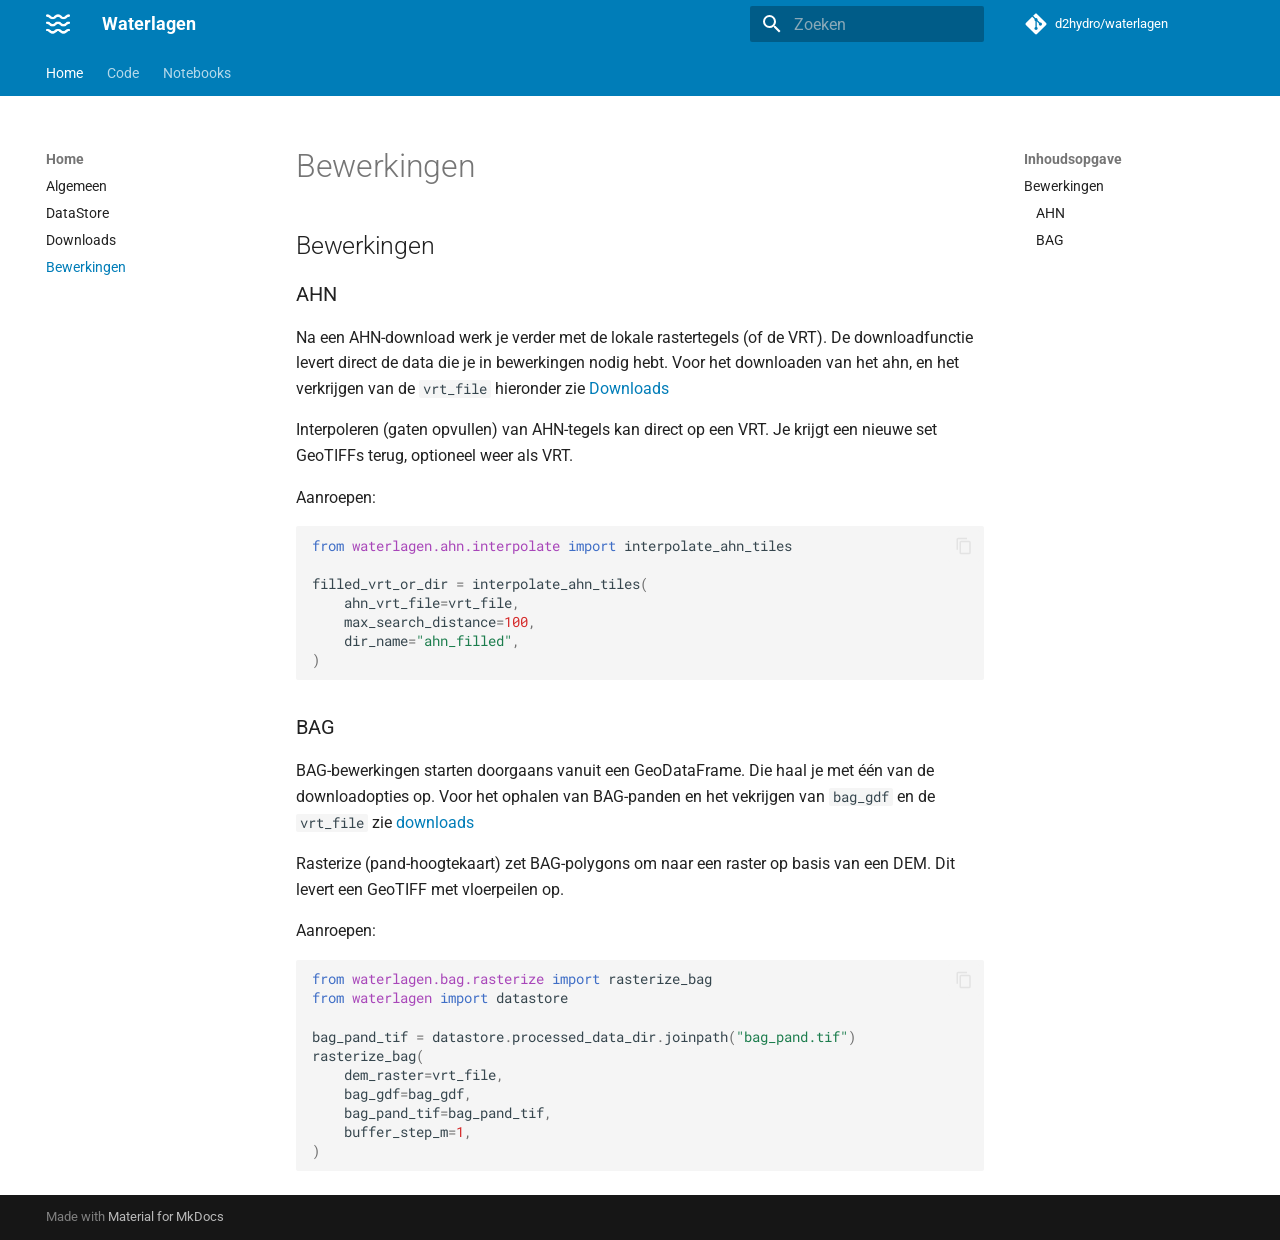
<file: bewerkingen/index.html>
<!doctype html>
<html lang="nl" class="no-js">
  <head>
    
      <meta charset="utf-8">
      <meta name="viewport" content="width=device-width,initial-scale=1">
      
      
      
      
        <link rel="prev" href="../downloads/">
      
      
        <link rel="next" href="../reference/ahn/">
      
      
        
      
      
      <link rel="icon" href="../icons/favicon.png">
      <meta name="generator" content="mkdocs-1.6.1, mkdocs-material-9.7.1">
    
    
      
        <title>Bewerkingen - Waterlagen</title>
      
    
    
      <link rel="stylesheet" href="../assets/stylesheets/main.484c7ddc.min.css">
      
        
        <link rel="stylesheet" href="../assets/stylesheets/palette.ab4e12ef.min.css">
      
      


    
    
      
    
    
      
        
        
        <link rel="preconnect" href="https://fonts.gstatic.com" crossorigin>
        <link rel="stylesheet" href="https://fonts.googleapis.com/css?family=Roboto:300,300i,400,400i,700,700i%7CRoboto+Mono:400,400i,700,700i&display=fallback">
        <style>:root{--md-text-font:"Roboto";--md-code-font:"Roboto Mono"}</style>
      
    
    
      <link rel="stylesheet" href="../assets/_mkdocstrings.css">
    
      <link rel="stylesheet" href="../stylesheets/extra.css">
    
    <script>__md_scope=new URL("..",location),__md_hash=e=>[...e].reduce(((e,_)=>(e<<5)-e+_.charCodeAt(0)),0),__md_get=(e,_=localStorage,t=__md_scope)=>JSON.parse(_.getItem(t.pathname+"."+e)),__md_set=(e,_,t=localStorage,a=__md_scope)=>{try{t.setItem(a.pathname+"."+e,JSON.stringify(_))}catch(e){}}</script>
    
      

    
    
  </head>
  
  
    
    
    
    
    
    <body dir="ltr" data-md-color-scheme="default" data-md-color-primary="custom" data-md-color-accent="indigo">
  
    
    <input class="md-toggle" data-md-toggle="drawer" type="checkbox" id="__drawer" autocomplete="off">
    <input class="md-toggle" data-md-toggle="search" type="checkbox" id="__search" autocomplete="off">
    <label class="md-overlay" for="__drawer"></label>
    <div data-md-component="skip">
      
        
        <a href="#bewerkingen" class="md-skip">
          Ga naar inhoud
        </a>
      
    </div>
    <div data-md-component="announce">
      
    </div>
    
    
      

<header class="md-header" data-md-component="header">
  <nav class="md-header__inner md-grid" aria-label="Header">
    <a href=".." title="Waterlagen" class="md-header__button md-logo" aria-label="Waterlagen" data-md-component="logo">
      
  <img src="../icons/logo.png" alt="logo">

    </a>
    <label class="md-header__button md-icon" for="__drawer">
      
      <svg xmlns="http://www.w3.org/2000/svg" viewBox="0 0 24 24"><path d="M3 6h18v2H3zm0 5h18v2H3zm0 5h18v2H3z"/></svg>
    </label>
    <div class="md-header__title" data-md-component="header-title">
      <div class="md-header__ellipsis">
        <div class="md-header__topic">
          <span class="md-ellipsis">
            Waterlagen
          </span>
        </div>
        <div class="md-header__topic" data-md-component="header-topic">
          <span class="md-ellipsis">
            
              Bewerkingen
            
          </span>
        </div>
      </div>
    </div>
    
      
    
    
    
    
      
      
        <label class="md-header__button md-icon" for="__search">
          
          <svg xmlns="http://www.w3.org/2000/svg" viewBox="0 0 24 24"><path d="M9.5 3A6.5 6.5 0 0 1 16 9.5c0 1.61-.59 3.09-1.56 4.23l.27.27h.79l5 5-1.5 1.5-5-5v-.79l-.27-.27A6.52 6.52 0 0 1 9.5 16 6.5 6.5 0 0 1 3 9.5 6.5 6.5 0 0 1 9.5 3m0 2C7 5 5 7 5 9.5S7 14 9.5 14 14 12 14 9.5 12 5 9.5 5"/></svg>
        </label>
        <div class="md-search" data-md-component="search" role="dialog">
  <label class="md-search__overlay" for="__search"></label>
  <div class="md-search__inner" role="search">
    <form class="md-search__form" name="search">
      <input type="text" class="md-search__input" name="query" aria-label="Zoeken" placeholder="Zoeken" autocapitalize="off" autocorrect="off" autocomplete="off" spellcheck="false" data-md-component="search-query" required>
      <label class="md-search__icon md-icon" for="__search">
        
        <svg xmlns="http://www.w3.org/2000/svg" viewBox="0 0 24 24"><path d="M9.5 3A6.5 6.5 0 0 1 16 9.5c0 1.61-.59 3.09-1.56 4.23l.27.27h.79l5 5-1.5 1.5-5-5v-.79l-.27-.27A6.52 6.52 0 0 1 9.5 16 6.5 6.5 0 0 1 3 9.5 6.5 6.5 0 0 1 9.5 3m0 2C7 5 5 7 5 9.5S7 14 9.5 14 14 12 14 9.5 12 5 9.5 5"/></svg>
        
        <svg xmlns="http://www.w3.org/2000/svg" viewBox="0 0 24 24"><path d="M20 11v2H8l5.5 5.5-1.42 1.42L4.16 12l7.92-7.92L13.5 5.5 8 11z"/></svg>
      </label>
      <nav class="md-search__options" aria-label="Zoeken">
        
        <button type="reset" class="md-search__icon md-icon" title="Leegmaken" aria-label="Leegmaken" tabindex="-1">
          
          <svg xmlns="http://www.w3.org/2000/svg" viewBox="0 0 24 24"><path d="M19 6.41 17.59 5 12 10.59 6.41 5 5 6.41 10.59 12 5 17.59 6.41 19 12 13.41 17.59 19 19 17.59 13.41 12z"/></svg>
        </button>
      </nav>
      
    </form>
    <div class="md-search__output">
      <div class="md-search__scrollwrap" tabindex="0" data-md-scrollfix>
        <div class="md-search-result" data-md-component="search-result">
          <div class="md-search-result__meta">
            Zoeken initialiseren
          </div>
          <ol class="md-search-result__list" role="presentation"></ol>
        </div>
      </div>
    </div>
  </div>
</div>
      
    
    
      <div class="md-header__source">
        <a href="https://github.com/d2hydro/waterlagen" title="Ga naar repository" class="md-source" data-md-component="source">
  <div class="md-source__icon md-icon">
    
    <svg xmlns="http://www.w3.org/2000/svg" viewBox="0 0 448 512"><!--! Font Awesome Free 7.1.0 by @fontawesome - https://fontawesome.com License - https://fontawesome.com/license/free (Icons: CC BY 4.0, Fonts: SIL OFL 1.1, Code: MIT License) Copyright 2025 Fonticons, Inc.--><path d="M439.6 236.1 244 40.5c-5.4-5.5-12.8-8.5-20.4-8.5s-15 3-20.4 8.4L162.5 81l51.5 51.5c27.1-9.1 52.7 16.8 43.4 43.7l49.7 49.7c34.2-11.8 61.2 31 35.5 56.7-26.5 26.5-70.2-2.9-56-37.3L240.3 199v121.9c25.3 12.5 22.3 41.8 9.1 55-6.4 6.4-15.2 10.1-24.3 10.1s-17.8-3.6-24.3-10.1c-17.6-17.6-11.1-46.9 11.2-56v-123c-20.8-8.5-24.6-30.7-18.6-45L142.6 101 8.5 235.1C3 240.6 0 247.9 0 255.5s3 15 8.5 20.4l195.6 195.7c5.4 5.4 12.7 8.4 20.4 8.4s15-3 20.4-8.4l194.7-194.7c5.4-5.4 8.4-12.8 8.4-20.4s-3-15-8.4-20.4"/></svg>
  </div>
  <div class="md-source__repository">
    d2hydro/waterlagen
  </div>
</a>
      </div>
    
  </nav>
  
</header>
    
    <div class="md-container" data-md-component="container">
      
      
        
          
            
<nav class="md-tabs" aria-label="Tabs" data-md-component="tabs">
  <div class="md-grid">
    <ul class="md-tabs__list">
      
        
  
  
  
    
  
  
    
    
      <li class="md-tabs__item md-tabs__item--active">
        <a href=".." class="md-tabs__link">
          
  
  
  Home

        </a>
      </li>
    
  

      
        
  
  
  
  
    
    
      <li class="md-tabs__item">
        <a href="../reference/ahn/" class="md-tabs__link">
          
  
  
  Code

        </a>
      </li>
    
  

      
        
  
  
  
  
    
    
      <li class="md-tabs__item">
        <a href="../notebooks/dem_alkmaar/" class="md-tabs__link">
          
  
  
  Notebooks

        </a>
      </li>
    
  

      
    </ul>
  </div>
</nav>
          
        
      
      <main class="md-main" data-md-component="main">
        <div class="md-main__inner md-grid">
          
            
              
              <div class="md-sidebar md-sidebar--primary" data-md-component="sidebar" data-md-type="navigation" >
                <div class="md-sidebar__scrollwrap">
                  <div class="md-sidebar__inner">
                    


  


<nav class="md-nav md-nav--primary md-nav--lifted" aria-label="Navigatie" data-md-level="0">
  <label class="md-nav__title" for="__drawer">
    <a href=".." title="Waterlagen" class="md-nav__button md-logo" aria-label="Waterlagen" data-md-component="logo">
      
  <img src="../icons/logo.png" alt="logo">

    </a>
    Waterlagen
  </label>
  
    <div class="md-nav__source">
      <a href="https://github.com/d2hydro/waterlagen" title="Ga naar repository" class="md-source" data-md-component="source">
  <div class="md-source__icon md-icon">
    
    <svg xmlns="http://www.w3.org/2000/svg" viewBox="0 0 448 512"><!--! Font Awesome Free 7.1.0 by @fontawesome - https://fontawesome.com License - https://fontawesome.com/license/free (Icons: CC BY 4.0, Fonts: SIL OFL 1.1, Code: MIT License) Copyright 2025 Fonticons, Inc.--><path d="M439.6 236.1 244 40.5c-5.4-5.5-12.8-8.5-20.4-8.5s-15 3-20.4 8.4L162.5 81l51.5 51.5c27.1-9.1 52.7 16.8 43.4 43.7l49.7 49.7c34.2-11.8 61.2 31 35.5 56.7-26.5 26.5-70.2-2.9-56-37.3L240.3 199v121.9c25.3 12.5 22.3 41.8 9.1 55-6.4 6.4-15.2 10.1-24.3 10.1s-17.8-3.6-24.3-10.1c-17.6-17.6-11.1-46.9 11.2-56v-123c-20.8-8.5-24.6-30.7-18.6-45L142.6 101 8.5 235.1C3 240.6 0 247.9 0 255.5s3 15 8.5 20.4l195.6 195.7c5.4 5.4 12.7 8.4 20.4 8.4s15-3 20.4-8.4l194.7-194.7c5.4-5.4 8.4-12.8 8.4-20.4s-3-15-8.4-20.4"/></svg>
  </div>
  <div class="md-source__repository">
    d2hydro/waterlagen
  </div>
</a>
    </div>
  
  <ul class="md-nav__list" data-md-scrollfix>
    
      
      
  
  
    
  
  
  
    
    
    
    
      
        
        
      
      
    
    
    <li class="md-nav__item md-nav__item--active md-nav__item--section md-nav__item--nested">
      
        
        
        <input class="md-nav__toggle md-toggle " type="checkbox" id="__nav_1" checked>
        
          
          <label class="md-nav__link" for="__nav_1" id="__nav_1_label" tabindex="">
            
  
  
  <span class="md-ellipsis">
    
  
    Home
  

    
  </span>
  
  

            <span class="md-nav__icon md-icon"></span>
          </label>
        
        <nav class="md-nav" data-md-level="1" aria-labelledby="__nav_1_label" aria-expanded="true">
          <label class="md-nav__title" for="__nav_1">
            <span class="md-nav__icon md-icon"></span>
            
  
    Home
  

          </label>
          <ul class="md-nav__list" data-md-scrollfix>
            
              
                
  
  
  
  
    <li class="md-nav__item">
      <a href=".." class="md-nav__link">
        
  
  
  <span class="md-ellipsis">
    
  
    Algemeen
  

    
  </span>
  
  

      </a>
    </li>
  

              
            
              
                
  
  
  
  
    <li class="md-nav__item">
      <a href="../datastore/" class="md-nav__link">
        
  
  
  <span class="md-ellipsis">
    
  
    DataStore
  

    
  </span>
  
  

      </a>
    </li>
  

              
            
              
                
  
  
  
  
    <li class="md-nav__item">
      <a href="../downloads/" class="md-nav__link">
        
  
  
  <span class="md-ellipsis">
    
  
    Downloads
  

    
  </span>
  
  

      </a>
    </li>
  

              
            
              
                
  
  
    
  
  
  
    <li class="md-nav__item md-nav__item--active">
      
      <input class="md-nav__toggle md-toggle" type="checkbox" id="__toc">
      
      
      
        <label class="md-nav__link md-nav__link--active" for="__toc">
          
  
  
  <span class="md-ellipsis">
    
  
    Bewerkingen
  

    
  </span>
  
  

          <span class="md-nav__icon md-icon"></span>
        </label>
      
      <a href="./" class="md-nav__link md-nav__link--active">
        
  
  
  <span class="md-ellipsis">
    
  
    Bewerkingen
  

    
  </span>
  
  

      </a>
      
        

<nav class="md-nav md-nav--secondary" aria-label="Inhoudsopgave">
  
  
  
  
    <label class="md-nav__title" for="__toc">
      <span class="md-nav__icon md-icon"></span>
      Inhoudsopgave
    </label>
    <ul class="md-nav__list" data-md-component="toc" data-md-scrollfix>
      
        <li class="md-nav__item">
  <a href="#bewerkingen" class="md-nav__link">
    <span class="md-ellipsis">
      
        Bewerkingen
      
    </span>
  </a>
  
    <nav class="md-nav" aria-label="Bewerkingen">
      <ul class="md-nav__list">
        
          <li class="md-nav__item">
  <a href="#ahn" class="md-nav__link">
    <span class="md-ellipsis">
      
        AHN
      
    </span>
  </a>
  
</li>
        
          <li class="md-nav__item">
  <a href="#bag" class="md-nav__link">
    <span class="md-ellipsis">
      
        BAG
      
    </span>
  </a>
  
</li>
        
      </ul>
    </nav>
  
</li>
      
    </ul>
  
</nav>
      
    </li>
  

              
            
          </ul>
        </nav>
      
    </li>
  

    
      
      
  
  
  
  
    
    
    
    
      
      
    
    
    <li class="md-nav__item md-nav__item--nested">
      
        
        
        <input class="md-nav__toggle md-toggle " type="checkbox" id="__nav_2" >
        
          
          <label class="md-nav__link" for="__nav_2" id="__nav_2_label" tabindex="0">
            
  
  
  <span class="md-ellipsis">
    
  
    Code
  

    
  </span>
  
  

            <span class="md-nav__icon md-icon"></span>
          </label>
        
        <nav class="md-nav" data-md-level="1" aria-labelledby="__nav_2_label" aria-expanded="false">
          <label class="md-nav__title" for="__nav_2">
            <span class="md-nav__icon md-icon"></span>
            
  
    Code
  

          </label>
          <ul class="md-nav__list" data-md-scrollfix>
            
              
                
  
  
  
  
    <li class="md-nav__item">
      <a href="../reference/ahn/" class="md-nav__link">
        
  
  
  <span class="md-ellipsis">
    
  
    AHN
  

    
  </span>
  
  

      </a>
    </li>
  

              
            
              
                
  
  
  
  
    <li class="md-nav__item">
      <a href="../reference/bag/" class="md-nav__link">
        
  
  
  <span class="md-ellipsis">
    
  
    BAG
  

    
  </span>
  
  

      </a>
    </li>
  

              
            
              
                
  
  
  
  
    <li class="md-nav__item">
      <a href="../reference/bgt/" class="md-nav__link">
        
  
  
  <span class="md-ellipsis">
    
  
    BGT
  

    
  </span>
  
  

      </a>
    </li>
  

              
            
              
                
  
  
  
  
    <li class="md-nav__item">
      <a href="../reference/datastore/" class="md-nav__link">
        
  
  
  <span class="md-ellipsis">
    
  
    DataStore
  

    
  </span>
  
  

      </a>
    </li>
  

              
            
          </ul>
        </nav>
      
    </li>
  

    
      
      
  
  
  
  
    
    
    
    
      
      
    
    
    <li class="md-nav__item md-nav__item--nested">
      
        
        
        <input class="md-nav__toggle md-toggle " type="checkbox" id="__nav_3" >
        
          
          <label class="md-nav__link" for="__nav_3" id="__nav_3_label" tabindex="0">
            
  
  
  <span class="md-ellipsis">
    
  
    Notebooks
  

    
  </span>
  
  

            <span class="md-nav__icon md-icon"></span>
          </label>
        
        <nav class="md-nav" data-md-level="1" aria-labelledby="__nav_3_label" aria-expanded="false">
          <label class="md-nav__title" for="__nav_3">
            <span class="md-nav__icon md-icon"></span>
            
  
    Notebooks
  

          </label>
          <ul class="md-nav__list" data-md-scrollfix>
            
              
                
  
  
  
  
    <li class="md-nav__item">
      <a href="../notebooks/dem_alkmaar/" class="md-nav__link">
        
  
  
  <span class="md-ellipsis">
    
  
    DEM Alkmaar
  

    
  </span>
  
  

      </a>
    </li>
  

              
            
          </ul>
        </nav>
      
    </li>
  

    
  </ul>
</nav>
                  </div>
                </div>
              </div>
            
            
              
              <div class="md-sidebar md-sidebar--secondary" data-md-component="sidebar" data-md-type="toc" >
                <div class="md-sidebar__scrollwrap">
                  <div class="md-sidebar__inner">
                    

<nav class="md-nav md-nav--secondary" aria-label="Inhoudsopgave">
  
  
  
  
    <label class="md-nav__title" for="__toc">
      <span class="md-nav__icon md-icon"></span>
      Inhoudsopgave
    </label>
    <ul class="md-nav__list" data-md-component="toc" data-md-scrollfix>
      
        <li class="md-nav__item">
  <a href="#bewerkingen" class="md-nav__link">
    <span class="md-ellipsis">
      
        Bewerkingen
      
    </span>
  </a>
  
    <nav class="md-nav" aria-label="Bewerkingen">
      <ul class="md-nav__list">
        
          <li class="md-nav__item">
  <a href="#ahn" class="md-nav__link">
    <span class="md-ellipsis">
      
        AHN
      
    </span>
  </a>
  
</li>
        
          <li class="md-nav__item">
  <a href="#bag" class="md-nav__link">
    <span class="md-ellipsis">
      
        BAG
      
    </span>
  </a>
  
</li>
        
      </ul>
    </nav>
  
</li>
      
    </ul>
  
</nav>
                  </div>
                </div>
              </div>
            
          
          
            <div class="md-content" data-md-component="content">
              
              <article class="md-content__inner md-typeset">
                
                  


  
  


  <h1>Bewerkingen</h1>

<h2 id="bewerkingen">Bewerkingen</h2>
<h3 id="ahn">AHN</h3>
<p>Na een AHN‑download werk je verder met de lokale rastertegels (of de VRT). De downloadfunctie levert direct de data die je in bewerkingen nodig hebt. Voor het downloaden van het ahn, en het verkrijgen van de <code>vrt_file</code> hieronder zie <a href="../downloads/#ahn">Downloads</a></p>
<p>Interpoleren (gaten opvullen) van AHN‑tegels kan direct op een VRT. Je krijgt een nieuwe set GeoTIFFs terug, optioneel weer als VRT.</p>
<p>Aanroepen:
<div class="highlight"><pre><span></span><code><span class="kn">from</span><span class="w"> </span><span class="nn">waterlagen.ahn.interpolate</span><span class="w"> </span><span class="kn">import</span> <span class="n">interpolate_ahn_tiles</span>

<span class="n">filled_vrt_or_dir</span> <span class="o">=</span> <span class="n">interpolate_ahn_tiles</span><span class="p">(</span>
    <span class="n">ahn_vrt_file</span><span class="o">=</span><span class="n">vrt_file</span><span class="p">,</span>
    <span class="n">max_search_distance</span><span class="o">=</span><span class="mi">100</span><span class="p">,</span>
    <span class="n">dir_name</span><span class="o">=</span><span class="s2">&quot;ahn_filled&quot;</span><span class="p">,</span>
<span class="p">)</span>
</code></pre></div></p>
<h3 id="bag">BAG</h3>
<p>BAG‑bewerkingen starten doorgaans vanuit een GeoDataFrame. Die haal je met één van de downloadopties op. Voor het ophalen van BAG-panden en het vekrijgen van <code>bag_gdf</code> en de <code>vrt_file</code> zie <a href="../downloads/">downloads</a></p>
<p>Rasterize (pand‑hoogtekaart) zet BAG‑polygons om naar een raster op basis van een DEM. Dit levert een GeoTIFF met vloerpeilen op.</p>
<p>Aanroepen:
<div class="highlight"><pre><span></span><code><span class="kn">from</span><span class="w"> </span><span class="nn">waterlagen.bag.rasterize</span><span class="w"> </span><span class="kn">import</span> <span class="n">rasterize_bag</span>
<span class="kn">from</span><span class="w"> </span><span class="nn">waterlagen</span><span class="w"> </span><span class="kn">import</span> <span class="n">datastore</span>

<span class="n">bag_pand_tif</span> <span class="o">=</span> <span class="n">datastore</span><span class="o">.</span><span class="n">processed_data_dir</span><span class="o">.</span><span class="n">joinpath</span><span class="p">(</span><span class="s2">&quot;bag_pand.tif&quot;</span><span class="p">)</span>
<span class="n">rasterize_bag</span><span class="p">(</span>
    <span class="n">dem_raster</span><span class="o">=</span><span class="n">vrt_file</span><span class="p">,</span>
    <span class="n">bag_gdf</span><span class="o">=</span><span class="n">bag_gdf</span><span class="p">,</span>
    <span class="n">bag_pand_tif</span><span class="o">=</span><span class="n">bag_pand_tif</span><span class="p">,</span>
    <span class="n">buffer_step_m</span><span class="o">=</span><span class="mi">1</span><span class="p">,</span>
<span class="p">)</span>
</code></pre></div></p>












                
              </article>
            </div>
          
          
<script>var target=document.getElementById(location.hash.slice(1));target&&target.name&&(target.checked=target.name.startsWith("__tabbed_"))</script>
        </div>
        
      </main>
      
        <footer class="md-footer">
  
  <div class="md-footer-meta md-typeset">
    <div class="md-footer-meta__inner md-grid">
      <div class="md-copyright">
  
  
    Made with
    <a href="https://squidfunk.github.io/mkdocs-material/" target="_blank" rel="noopener">
      Material for MkDocs
    </a>
  
</div>
      
    </div>
  </div>
</footer>
      
    </div>
    <div class="md-dialog" data-md-component="dialog">
      <div class="md-dialog__inner md-typeset"></div>
    </div>
    
    
    
      
      
      <script id="__config" type="application/json">{"annotate": null, "base": "..", "features": ["navigation.tabs", "content.code.copy"], "search": "../assets/javascripts/workers/search.2c215733.min.js", "tags": null, "translations": {"clipboard.copied": "Gekopieerd naar klembord", "clipboard.copy": "Kopi\u00ebren naar klembord", "search.result.more.one": "1 extra overeenkomst op deze pagina", "search.result.more.other": "# extra overeenkomsten op deze pagina", "search.result.none": "Geen overeenkomende documenten", "search.result.one": "1 overeenkomende document", "search.result.other": "# overeenkomende documenten", "search.result.placeholder": "Typ om te beginnen met zoeken", "search.result.term.missing": "Ontbreekt", "select.version": "Selecteer versie"}, "version": null}</script>
    
    
      <script src="../assets/javascripts/bundle.79ae519e.min.js"></script>
      
    
  </body>
</html>
</file>
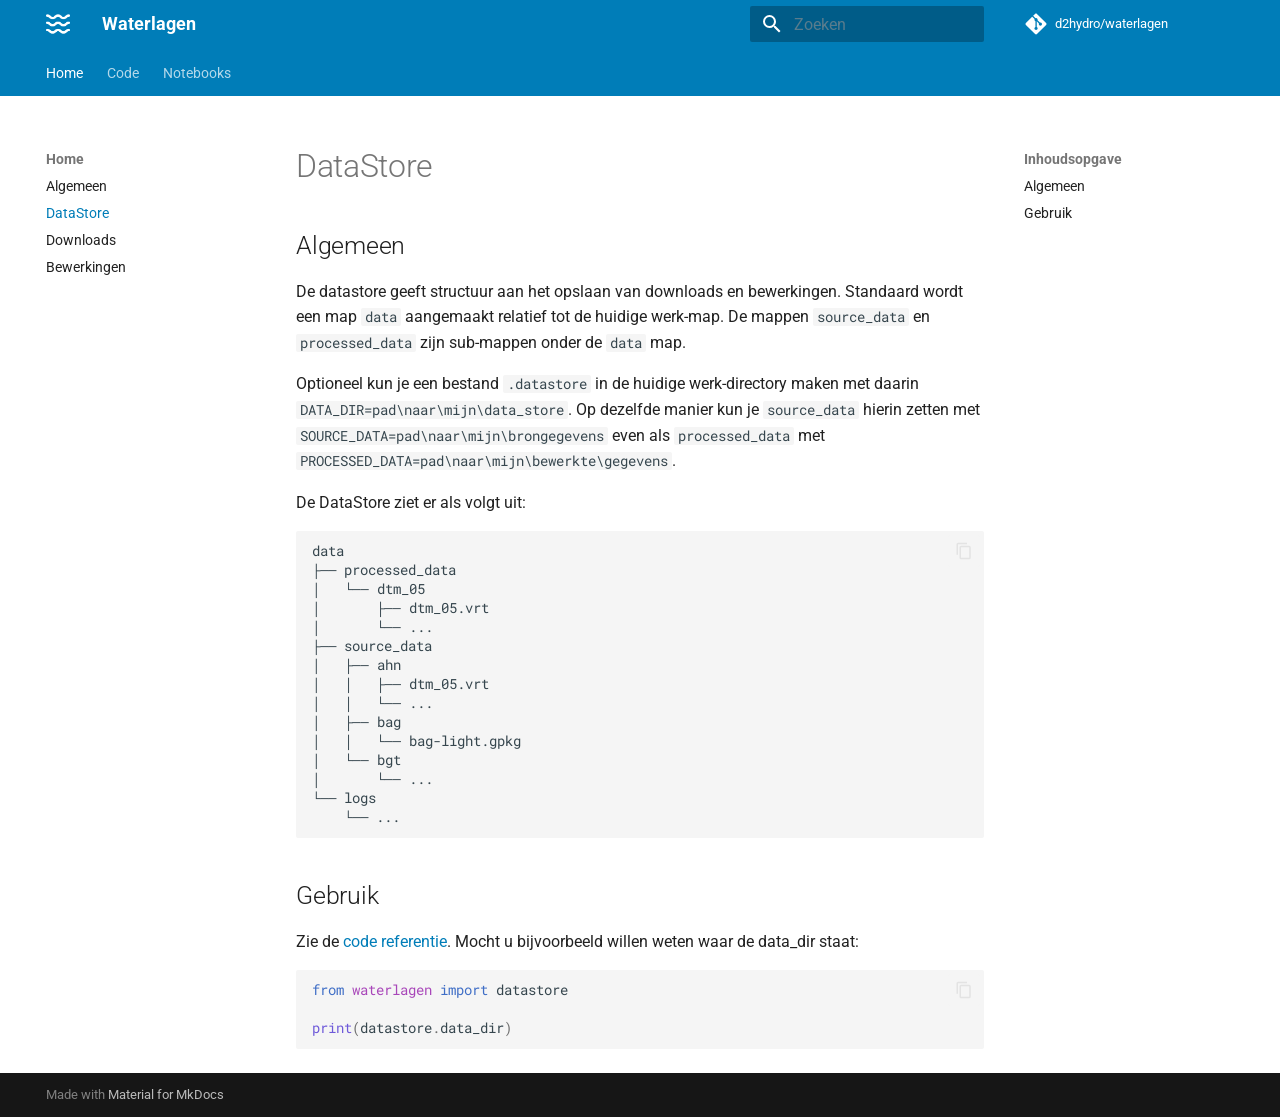
<file: datastore/index.html>
<!doctype html>
<html lang="nl" class="no-js">
  <head>
    
      <meta charset="utf-8">
      <meta name="viewport" content="width=device-width,initial-scale=1">
      
      
      
      
        <link rel="prev" href="..">
      
      
        <link rel="next" href="../downloads/">
      
      
        
      
      
      <link rel="icon" href="../icons/favicon.png">
      <meta name="generator" content="mkdocs-1.6.1, mkdocs-material-9.7.1">
    
    
      
        <title>DataStore - Waterlagen</title>
      
    
    
      <link rel="stylesheet" href="../assets/stylesheets/main.484c7ddc.min.css">
      
        
        <link rel="stylesheet" href="../assets/stylesheets/palette.ab4e12ef.min.css">
      
      


    
    
      
    
    
      
        
        
        <link rel="preconnect" href="https://fonts.gstatic.com" crossorigin>
        <link rel="stylesheet" href="https://fonts.googleapis.com/css?family=Roboto:300,300i,400,400i,700,700i%7CRoboto+Mono:400,400i,700,700i&display=fallback">
        <style>:root{--md-text-font:"Roboto";--md-code-font:"Roboto Mono"}</style>
      
    
    
      <link rel="stylesheet" href="../assets/_mkdocstrings.css">
    
      <link rel="stylesheet" href="../stylesheets/extra.css">
    
    <script>__md_scope=new URL("..",location),__md_hash=e=>[...e].reduce(((e,_)=>(e<<5)-e+_.charCodeAt(0)),0),__md_get=(e,_=localStorage,t=__md_scope)=>JSON.parse(_.getItem(t.pathname+"."+e)),__md_set=(e,_,t=localStorage,a=__md_scope)=>{try{t.setItem(a.pathname+"."+e,JSON.stringify(_))}catch(e){}}</script>
    
      

    
    
  </head>
  
  
    
    
    
    
    
    <body dir="ltr" data-md-color-scheme="default" data-md-color-primary="custom" data-md-color-accent="indigo">
  
    
    <input class="md-toggle" data-md-toggle="drawer" type="checkbox" id="__drawer" autocomplete="off">
    <input class="md-toggle" data-md-toggle="search" type="checkbox" id="__search" autocomplete="off">
    <label class="md-overlay" for="__drawer"></label>
    <div data-md-component="skip">
      
        
        <a href="#algemeen" class="md-skip">
          Ga naar inhoud
        </a>
      
    </div>
    <div data-md-component="announce">
      
    </div>
    
    
      

<header class="md-header" data-md-component="header">
  <nav class="md-header__inner md-grid" aria-label="Header">
    <a href=".." title="Waterlagen" class="md-header__button md-logo" aria-label="Waterlagen" data-md-component="logo">
      
  <img src="../icons/logo.png" alt="logo">

    </a>
    <label class="md-header__button md-icon" for="__drawer">
      
      <svg xmlns="http://www.w3.org/2000/svg" viewBox="0 0 24 24"><path d="M3 6h18v2H3zm0 5h18v2H3zm0 5h18v2H3z"/></svg>
    </label>
    <div class="md-header__title" data-md-component="header-title">
      <div class="md-header__ellipsis">
        <div class="md-header__topic">
          <span class="md-ellipsis">
            Waterlagen
          </span>
        </div>
        <div class="md-header__topic" data-md-component="header-topic">
          <span class="md-ellipsis">
            
              DataStore
            
          </span>
        </div>
      </div>
    </div>
    
      
    
    
    
    
      
      
        <label class="md-header__button md-icon" for="__search">
          
          <svg xmlns="http://www.w3.org/2000/svg" viewBox="0 0 24 24"><path d="M9.5 3A6.5 6.5 0 0 1 16 9.5c0 1.61-.59 3.09-1.56 4.23l.27.27h.79l5 5-1.5 1.5-5-5v-.79l-.27-.27A6.52 6.52 0 0 1 9.5 16 6.5 6.5 0 0 1 3 9.5 6.5 6.5 0 0 1 9.5 3m0 2C7 5 5 7 5 9.5S7 14 9.5 14 14 12 14 9.5 12 5 9.5 5"/></svg>
        </label>
        <div class="md-search" data-md-component="search" role="dialog">
  <label class="md-search__overlay" for="__search"></label>
  <div class="md-search__inner" role="search">
    <form class="md-search__form" name="search">
      <input type="text" class="md-search__input" name="query" aria-label="Zoeken" placeholder="Zoeken" autocapitalize="off" autocorrect="off" autocomplete="off" spellcheck="false" data-md-component="search-query" required>
      <label class="md-search__icon md-icon" for="__search">
        
        <svg xmlns="http://www.w3.org/2000/svg" viewBox="0 0 24 24"><path d="M9.5 3A6.5 6.5 0 0 1 16 9.5c0 1.61-.59 3.09-1.56 4.23l.27.27h.79l5 5-1.5 1.5-5-5v-.79l-.27-.27A6.52 6.52 0 0 1 9.5 16 6.5 6.5 0 0 1 3 9.5 6.5 6.5 0 0 1 9.5 3m0 2C7 5 5 7 5 9.5S7 14 9.5 14 14 12 14 9.5 12 5 9.5 5"/></svg>
        
        <svg xmlns="http://www.w3.org/2000/svg" viewBox="0 0 24 24"><path d="M20 11v2H8l5.5 5.5-1.42 1.42L4.16 12l7.92-7.92L13.5 5.5 8 11z"/></svg>
      </label>
      <nav class="md-search__options" aria-label="Zoeken">
        
        <button type="reset" class="md-search__icon md-icon" title="Leegmaken" aria-label="Leegmaken" tabindex="-1">
          
          <svg xmlns="http://www.w3.org/2000/svg" viewBox="0 0 24 24"><path d="M19 6.41 17.59 5 12 10.59 6.41 5 5 6.41 10.59 12 5 17.59 6.41 19 12 13.41 17.59 19 19 17.59 13.41 12z"/></svg>
        </button>
      </nav>
      
    </form>
    <div class="md-search__output">
      <div class="md-search__scrollwrap" tabindex="0" data-md-scrollfix>
        <div class="md-search-result" data-md-component="search-result">
          <div class="md-search-result__meta">
            Zoeken initialiseren
          </div>
          <ol class="md-search-result__list" role="presentation"></ol>
        </div>
      </div>
    </div>
  </div>
</div>
      
    
    
      <div class="md-header__source">
        <a href="https://github.com/d2hydro/waterlagen" title="Ga naar repository" class="md-source" data-md-component="source">
  <div class="md-source__icon md-icon">
    
    <svg xmlns="http://www.w3.org/2000/svg" viewBox="0 0 448 512"><!--! Font Awesome Free 7.1.0 by @fontawesome - https://fontawesome.com License - https://fontawesome.com/license/free (Icons: CC BY 4.0, Fonts: SIL OFL 1.1, Code: MIT License) Copyright 2025 Fonticons, Inc.--><path d="M439.6 236.1 244 40.5c-5.4-5.5-12.8-8.5-20.4-8.5s-15 3-20.4 8.4L162.5 81l51.5 51.5c27.1-9.1 52.7 16.8 43.4 43.7l49.7 49.7c34.2-11.8 61.2 31 35.5 56.7-26.5 26.5-70.2-2.9-56-37.3L240.3 199v121.9c25.3 12.5 22.3 41.8 9.1 55-6.4 6.4-15.2 10.1-24.3 10.1s-17.8-3.6-24.3-10.1c-17.6-17.6-11.1-46.9 11.2-56v-123c-20.8-8.5-24.6-30.7-18.6-45L142.6 101 8.5 235.1C3 240.6 0 247.9 0 255.5s3 15 8.5 20.4l195.6 195.7c5.4 5.4 12.7 8.4 20.4 8.4s15-3 20.4-8.4l194.7-194.7c5.4-5.4 8.4-12.8 8.4-20.4s-3-15-8.4-20.4"/></svg>
  </div>
  <div class="md-source__repository">
    d2hydro/waterlagen
  </div>
</a>
      </div>
    
  </nav>
  
</header>
    
    <div class="md-container" data-md-component="container">
      
      
        
          
            
<nav class="md-tabs" aria-label="Tabs" data-md-component="tabs">
  <div class="md-grid">
    <ul class="md-tabs__list">
      
        
  
  
  
    
  
  
    
    
      <li class="md-tabs__item md-tabs__item--active">
        <a href=".." class="md-tabs__link">
          
  
  
  Home

        </a>
      </li>
    
  

      
        
  
  
  
  
    
    
      <li class="md-tabs__item">
        <a href="../reference/ahn/" class="md-tabs__link">
          
  
  
  Code

        </a>
      </li>
    
  

      
        
  
  
  
  
    
    
      <li class="md-tabs__item">
        <a href="../notebooks/dem_alkmaar/" class="md-tabs__link">
          
  
  
  Notebooks

        </a>
      </li>
    
  

      
    </ul>
  </div>
</nav>
          
        
      
      <main class="md-main" data-md-component="main">
        <div class="md-main__inner md-grid">
          
            
              
              <div class="md-sidebar md-sidebar--primary" data-md-component="sidebar" data-md-type="navigation" >
                <div class="md-sidebar__scrollwrap">
                  <div class="md-sidebar__inner">
                    


  


<nav class="md-nav md-nav--primary md-nav--lifted" aria-label="Navigatie" data-md-level="0">
  <label class="md-nav__title" for="__drawer">
    <a href=".." title="Waterlagen" class="md-nav__button md-logo" aria-label="Waterlagen" data-md-component="logo">
      
  <img src="../icons/logo.png" alt="logo">

    </a>
    Waterlagen
  </label>
  
    <div class="md-nav__source">
      <a href="https://github.com/d2hydro/waterlagen" title="Ga naar repository" class="md-source" data-md-component="source">
  <div class="md-source__icon md-icon">
    
    <svg xmlns="http://www.w3.org/2000/svg" viewBox="0 0 448 512"><!--! Font Awesome Free 7.1.0 by @fontawesome - https://fontawesome.com License - https://fontawesome.com/license/free (Icons: CC BY 4.0, Fonts: SIL OFL 1.1, Code: MIT License) Copyright 2025 Fonticons, Inc.--><path d="M439.6 236.1 244 40.5c-5.4-5.5-12.8-8.5-20.4-8.5s-15 3-20.4 8.4L162.5 81l51.5 51.5c27.1-9.1 52.7 16.8 43.4 43.7l49.7 49.7c34.2-11.8 61.2 31 35.5 56.7-26.5 26.5-70.2-2.9-56-37.3L240.3 199v121.9c25.3 12.5 22.3 41.8 9.1 55-6.4 6.4-15.2 10.1-24.3 10.1s-17.8-3.6-24.3-10.1c-17.6-17.6-11.1-46.9 11.2-56v-123c-20.8-8.5-24.6-30.7-18.6-45L142.6 101 8.5 235.1C3 240.6 0 247.9 0 255.5s3 15 8.5 20.4l195.6 195.7c5.4 5.4 12.7 8.4 20.4 8.4s15-3 20.4-8.4l194.7-194.7c5.4-5.4 8.4-12.8 8.4-20.4s-3-15-8.4-20.4"/></svg>
  </div>
  <div class="md-source__repository">
    d2hydro/waterlagen
  </div>
</a>
    </div>
  
  <ul class="md-nav__list" data-md-scrollfix>
    
      
      
  
  
    
  
  
  
    
    
    
    
      
        
        
      
      
    
    
    <li class="md-nav__item md-nav__item--active md-nav__item--section md-nav__item--nested">
      
        
        
        <input class="md-nav__toggle md-toggle " type="checkbox" id="__nav_1" checked>
        
          
          <label class="md-nav__link" for="__nav_1" id="__nav_1_label" tabindex="">
            
  
  
  <span class="md-ellipsis">
    
  
    Home
  

    
  </span>
  
  

            <span class="md-nav__icon md-icon"></span>
          </label>
        
        <nav class="md-nav" data-md-level="1" aria-labelledby="__nav_1_label" aria-expanded="true">
          <label class="md-nav__title" for="__nav_1">
            <span class="md-nav__icon md-icon"></span>
            
  
    Home
  

          </label>
          <ul class="md-nav__list" data-md-scrollfix>
            
              
                
  
  
  
  
    <li class="md-nav__item">
      <a href=".." class="md-nav__link">
        
  
  
  <span class="md-ellipsis">
    
  
    Algemeen
  

    
  </span>
  
  

      </a>
    </li>
  

              
            
              
                
  
  
    
  
  
  
    <li class="md-nav__item md-nav__item--active">
      
      <input class="md-nav__toggle md-toggle" type="checkbox" id="__toc">
      
      
      
        <label class="md-nav__link md-nav__link--active" for="__toc">
          
  
  
  <span class="md-ellipsis">
    
  
    DataStore
  

    
  </span>
  
  

          <span class="md-nav__icon md-icon"></span>
        </label>
      
      <a href="./" class="md-nav__link md-nav__link--active">
        
  
  
  <span class="md-ellipsis">
    
  
    DataStore
  

    
  </span>
  
  

      </a>
      
        

<nav class="md-nav md-nav--secondary" aria-label="Inhoudsopgave">
  
  
  
  
    <label class="md-nav__title" for="__toc">
      <span class="md-nav__icon md-icon"></span>
      Inhoudsopgave
    </label>
    <ul class="md-nav__list" data-md-component="toc" data-md-scrollfix>
      
        <li class="md-nav__item">
  <a href="#algemeen" class="md-nav__link">
    <span class="md-ellipsis">
      
        Algemeen
      
    </span>
  </a>
  
</li>
      
        <li class="md-nav__item">
  <a href="#gebruik" class="md-nav__link">
    <span class="md-ellipsis">
      
        Gebruik
      
    </span>
  </a>
  
</li>
      
    </ul>
  
</nav>
      
    </li>
  

              
            
              
                
  
  
  
  
    <li class="md-nav__item">
      <a href="../downloads/" class="md-nav__link">
        
  
  
  <span class="md-ellipsis">
    
  
    Downloads
  

    
  </span>
  
  

      </a>
    </li>
  

              
            
              
                
  
  
  
  
    <li class="md-nav__item">
      <a href="../bewerkingen/" class="md-nav__link">
        
  
  
  <span class="md-ellipsis">
    
  
    Bewerkingen
  

    
  </span>
  
  

      </a>
    </li>
  

              
            
          </ul>
        </nav>
      
    </li>
  

    
      
      
  
  
  
  
    
    
    
    
      
      
    
    
    <li class="md-nav__item md-nav__item--nested">
      
        
        
        <input class="md-nav__toggle md-toggle " type="checkbox" id="__nav_2" >
        
          
          <label class="md-nav__link" for="__nav_2" id="__nav_2_label" tabindex="0">
            
  
  
  <span class="md-ellipsis">
    
  
    Code
  

    
  </span>
  
  

            <span class="md-nav__icon md-icon"></span>
          </label>
        
        <nav class="md-nav" data-md-level="1" aria-labelledby="__nav_2_label" aria-expanded="false">
          <label class="md-nav__title" for="__nav_2">
            <span class="md-nav__icon md-icon"></span>
            
  
    Code
  

          </label>
          <ul class="md-nav__list" data-md-scrollfix>
            
              
                
  
  
  
  
    <li class="md-nav__item">
      <a href="../reference/ahn/" class="md-nav__link">
        
  
  
  <span class="md-ellipsis">
    
  
    AHN
  

    
  </span>
  
  

      </a>
    </li>
  

              
            
              
                
  
  
  
  
    <li class="md-nav__item">
      <a href="../reference/bag/" class="md-nav__link">
        
  
  
  <span class="md-ellipsis">
    
  
    BAG
  

    
  </span>
  
  

      </a>
    </li>
  

              
            
              
                
  
  
  
  
    <li class="md-nav__item">
      <a href="../reference/bgt/" class="md-nav__link">
        
  
  
  <span class="md-ellipsis">
    
  
    BGT
  

    
  </span>
  
  

      </a>
    </li>
  

              
            
              
                
  
  
  
  
    <li class="md-nav__item">
      <a href="../reference/datastore/" class="md-nav__link">
        
  
  
  <span class="md-ellipsis">
    
  
    DataStore
  

    
  </span>
  
  

      </a>
    </li>
  

              
            
          </ul>
        </nav>
      
    </li>
  

    
      
      
  
  
  
  
    
    
    
    
      
      
    
    
    <li class="md-nav__item md-nav__item--nested">
      
        
        
        <input class="md-nav__toggle md-toggle " type="checkbox" id="__nav_3" >
        
          
          <label class="md-nav__link" for="__nav_3" id="__nav_3_label" tabindex="0">
            
  
  
  <span class="md-ellipsis">
    
  
    Notebooks
  

    
  </span>
  
  

            <span class="md-nav__icon md-icon"></span>
          </label>
        
        <nav class="md-nav" data-md-level="1" aria-labelledby="__nav_3_label" aria-expanded="false">
          <label class="md-nav__title" for="__nav_3">
            <span class="md-nav__icon md-icon"></span>
            
  
    Notebooks
  

          </label>
          <ul class="md-nav__list" data-md-scrollfix>
            
              
                
  
  
  
  
    <li class="md-nav__item">
      <a href="../notebooks/dem_alkmaar/" class="md-nav__link">
        
  
  
  <span class="md-ellipsis">
    
  
    DEM Alkmaar
  

    
  </span>
  
  

      </a>
    </li>
  

              
            
          </ul>
        </nav>
      
    </li>
  

    
  </ul>
</nav>
                  </div>
                </div>
              </div>
            
            
              
              <div class="md-sidebar md-sidebar--secondary" data-md-component="sidebar" data-md-type="toc" >
                <div class="md-sidebar__scrollwrap">
                  <div class="md-sidebar__inner">
                    

<nav class="md-nav md-nav--secondary" aria-label="Inhoudsopgave">
  
  
  
  
    <label class="md-nav__title" for="__toc">
      <span class="md-nav__icon md-icon"></span>
      Inhoudsopgave
    </label>
    <ul class="md-nav__list" data-md-component="toc" data-md-scrollfix>
      
        <li class="md-nav__item">
  <a href="#algemeen" class="md-nav__link">
    <span class="md-ellipsis">
      
        Algemeen
      
    </span>
  </a>
  
</li>
      
        <li class="md-nav__item">
  <a href="#gebruik" class="md-nav__link">
    <span class="md-ellipsis">
      
        Gebruik
      
    </span>
  </a>
  
</li>
      
    </ul>
  
</nav>
                  </div>
                </div>
              </div>
            
          
          
            <div class="md-content" data-md-component="content">
              
              <article class="md-content__inner md-typeset">
                
                  


  
  


  <h1>DataStore</h1>

<h2 id="algemeen">Algemeen</h2>
<p>De datastore geeft structuur aan het opslaan van downloads en bewerkingen. Standaard wordt een map <code>data</code> aangemaakt relatief tot de huidige werk-map. De mappen <code>source_data</code> en <code>processed_data</code> zijn sub-mappen onder de <code>data</code> map.</p>
<p>Optioneel kun je een bestand <code>.datastore</code> in de huidige werk-directory maken met daarin <code>DATA_DIR=pad\naar\mijn\data_store</code>. Op dezelfde manier kun je <code>source_data</code> hierin zetten met <code>SOURCE_DATA=pad\naar\mijn\brongegevens</code> even als <code>processed_data</code> met <code>PROCESSED_DATA=pad\naar\mijn\bewerkte\gegevens</code>.</p>
<p>De DataStore ziet er als volgt uit:</p>
<div class="highlight"><pre><span></span><code>data
├── processed_data
│   └── dtm_05
│       ├── dtm_05.vrt
│       └── ...
├── source_data
│   ├── ahn
│   │   ├── dtm_05.vrt
│   │   └── ...
│   ├── bag
│   │   └── bag-light.gpkg
│   └── bgt
│       └── ...
└── logs
    └── ...
</code></pre></div>
<h2 id="gebruik">Gebruik</h2>
<p>Zie de <a href="../reference/datastore/">code referentie</a>. Mocht u bijvoorbeeld willen weten waar de data_dir staat:</p>
<div class="highlight"><pre><span></span><code><span class="kn">from</span><span class="w"> </span><span class="nn">waterlagen</span><span class="w"> </span><span class="kn">import</span> <span class="n">datastore</span>

<span class="nb">print</span><span class="p">(</span><span class="n">datastore</span><span class="o">.</span><span class="n">data_dir</span><span class="p">)</span>
</code></pre></div>












                
              </article>
            </div>
          
          
<script>var target=document.getElementById(location.hash.slice(1));target&&target.name&&(target.checked=target.name.startsWith("__tabbed_"))</script>
        </div>
        
      </main>
      
        <footer class="md-footer">
  
  <div class="md-footer-meta md-typeset">
    <div class="md-footer-meta__inner md-grid">
      <div class="md-copyright">
  
  
    Made with
    <a href="https://squidfunk.github.io/mkdocs-material/" target="_blank" rel="noopener">
      Material for MkDocs
    </a>
  
</div>
      
    </div>
  </div>
</footer>
      
    </div>
    <div class="md-dialog" data-md-component="dialog">
      <div class="md-dialog__inner md-typeset"></div>
    </div>
    
    
    
      
      
      <script id="__config" type="application/json">{"annotate": null, "base": "..", "features": ["navigation.tabs", "content.code.copy"], "search": "../assets/javascripts/workers/search.2c215733.min.js", "tags": null, "translations": {"clipboard.copied": "Gekopieerd naar klembord", "clipboard.copy": "Kopi\u00ebren naar klembord", "search.result.more.one": "1 extra overeenkomst op deze pagina", "search.result.more.other": "# extra overeenkomsten op deze pagina", "search.result.none": "Geen overeenkomende documenten", "search.result.one": "1 overeenkomende document", "search.result.other": "# overeenkomende documenten", "search.result.placeholder": "Typ om te beginnen met zoeken", "search.result.term.missing": "Ontbreekt", "select.version": "Selecteer versie"}, "version": null}</script>
    
    
      <script src="../assets/javascripts/bundle.79ae519e.min.js"></script>
      
    
  </body>
</html>
</file>
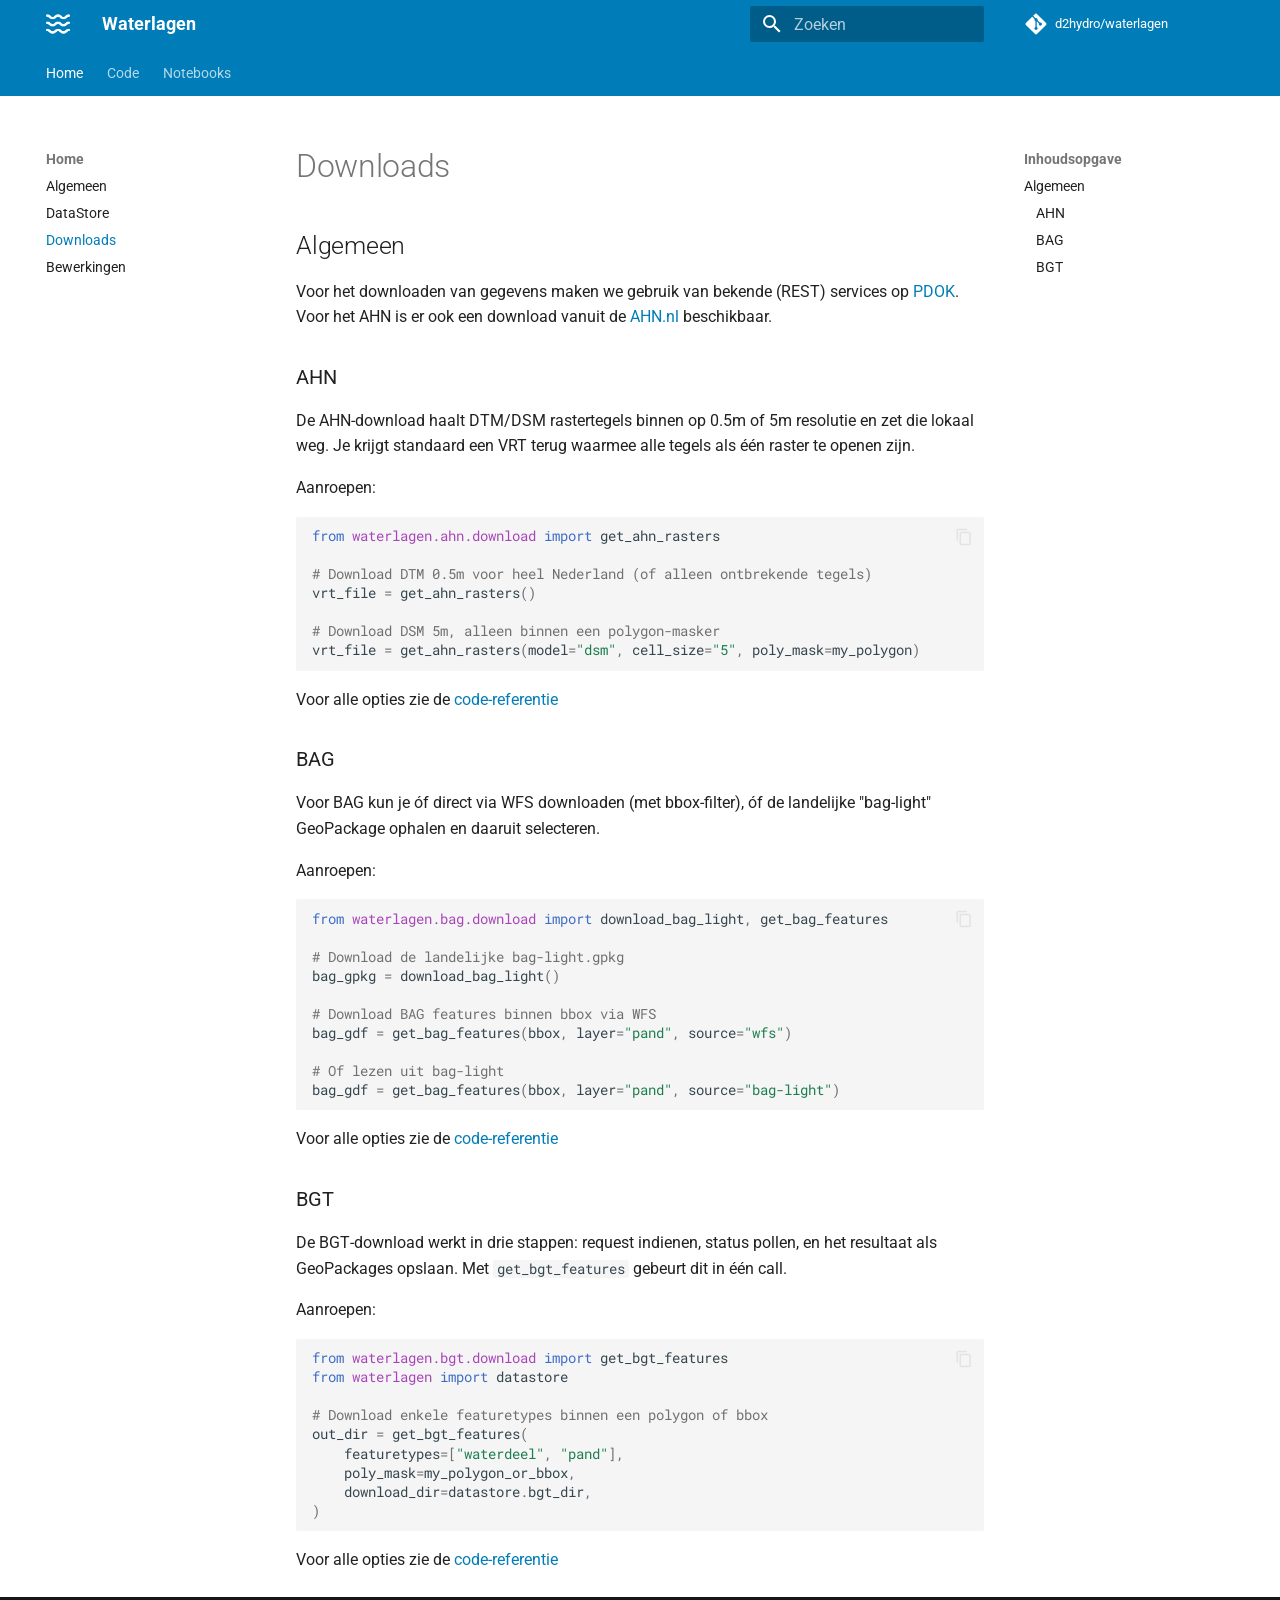
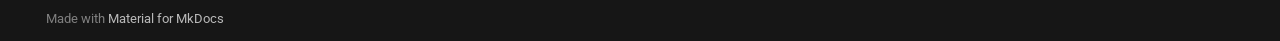
<file: downloads/index.html>
<!doctype html>
<html lang="nl" class="no-js">
  <head>
    
      <meta charset="utf-8">
      <meta name="viewport" content="width=device-width,initial-scale=1">
      
      
      
      
        <link rel="prev" href="../datastore/">
      
      
        <link rel="next" href="../bewerkingen/">
      
      
        
      
      
      <link rel="icon" href="../icons/favicon.png">
      <meta name="generator" content="mkdocs-1.6.1, mkdocs-material-9.7.1">
    
    
      
        <title>Downloads - Waterlagen</title>
      
    
    
      <link rel="stylesheet" href="../assets/stylesheets/main.484c7ddc.min.css">
      
        
        <link rel="stylesheet" href="../assets/stylesheets/palette.ab4e12ef.min.css">
      
      


    
    
      
    
    
      
        
        
        <link rel="preconnect" href="https://fonts.gstatic.com" crossorigin>
        <link rel="stylesheet" href="https://fonts.googleapis.com/css?family=Roboto:300,300i,400,400i,700,700i%7CRoboto+Mono:400,400i,700,700i&display=fallback">
        <style>:root{--md-text-font:"Roboto";--md-code-font:"Roboto Mono"}</style>
      
    
    
      <link rel="stylesheet" href="../assets/_mkdocstrings.css">
    
      <link rel="stylesheet" href="../stylesheets/extra.css">
    
    <script>__md_scope=new URL("..",location),__md_hash=e=>[...e].reduce(((e,_)=>(e<<5)-e+_.charCodeAt(0)),0),__md_get=(e,_=localStorage,t=__md_scope)=>JSON.parse(_.getItem(t.pathname+"."+e)),__md_set=(e,_,t=localStorage,a=__md_scope)=>{try{t.setItem(a.pathname+"."+e,JSON.stringify(_))}catch(e){}}</script>
    
      

    
    
  </head>
  
  
    
    
    
    
    
    <body dir="ltr" data-md-color-scheme="default" data-md-color-primary="custom" data-md-color-accent="indigo">
  
    
    <input class="md-toggle" data-md-toggle="drawer" type="checkbox" id="__drawer" autocomplete="off">
    <input class="md-toggle" data-md-toggle="search" type="checkbox" id="__search" autocomplete="off">
    <label class="md-overlay" for="__drawer"></label>
    <div data-md-component="skip">
      
        
        <a href="#algemeen" class="md-skip">
          Ga naar inhoud
        </a>
      
    </div>
    <div data-md-component="announce">
      
    </div>
    
    
      

<header class="md-header" data-md-component="header">
  <nav class="md-header__inner md-grid" aria-label="Header">
    <a href=".." title="Waterlagen" class="md-header__button md-logo" aria-label="Waterlagen" data-md-component="logo">
      
  <img src="../icons/logo.png" alt="logo">

    </a>
    <label class="md-header__button md-icon" for="__drawer">
      
      <svg xmlns="http://www.w3.org/2000/svg" viewBox="0 0 24 24"><path d="M3 6h18v2H3zm0 5h18v2H3zm0 5h18v2H3z"/></svg>
    </label>
    <div class="md-header__title" data-md-component="header-title">
      <div class="md-header__ellipsis">
        <div class="md-header__topic">
          <span class="md-ellipsis">
            Waterlagen
          </span>
        </div>
        <div class="md-header__topic" data-md-component="header-topic">
          <span class="md-ellipsis">
            
              Downloads
            
          </span>
        </div>
      </div>
    </div>
    
      
    
    
    
    
      
      
        <label class="md-header__button md-icon" for="__search">
          
          <svg xmlns="http://www.w3.org/2000/svg" viewBox="0 0 24 24"><path d="M9.5 3A6.5 6.5 0 0 1 16 9.5c0 1.61-.59 3.09-1.56 4.23l.27.27h.79l5 5-1.5 1.5-5-5v-.79l-.27-.27A6.52 6.52 0 0 1 9.5 16 6.5 6.5 0 0 1 3 9.5 6.5 6.5 0 0 1 9.5 3m0 2C7 5 5 7 5 9.5S7 14 9.5 14 14 12 14 9.5 12 5 9.5 5"/></svg>
        </label>
        <div class="md-search" data-md-component="search" role="dialog">
  <label class="md-search__overlay" for="__search"></label>
  <div class="md-search__inner" role="search">
    <form class="md-search__form" name="search">
      <input type="text" class="md-search__input" name="query" aria-label="Zoeken" placeholder="Zoeken" autocapitalize="off" autocorrect="off" autocomplete="off" spellcheck="false" data-md-component="search-query" required>
      <label class="md-search__icon md-icon" for="__search">
        
        <svg xmlns="http://www.w3.org/2000/svg" viewBox="0 0 24 24"><path d="M9.5 3A6.5 6.5 0 0 1 16 9.5c0 1.61-.59 3.09-1.56 4.23l.27.27h.79l5 5-1.5 1.5-5-5v-.79l-.27-.27A6.52 6.52 0 0 1 9.5 16 6.5 6.5 0 0 1 3 9.5 6.5 6.5 0 0 1 9.5 3m0 2C7 5 5 7 5 9.5S7 14 9.5 14 14 12 14 9.5 12 5 9.5 5"/></svg>
        
        <svg xmlns="http://www.w3.org/2000/svg" viewBox="0 0 24 24"><path d="M20 11v2H8l5.5 5.5-1.42 1.42L4.16 12l7.92-7.92L13.5 5.5 8 11z"/></svg>
      </label>
      <nav class="md-search__options" aria-label="Zoeken">
        
        <button type="reset" class="md-search__icon md-icon" title="Leegmaken" aria-label="Leegmaken" tabindex="-1">
          
          <svg xmlns="http://www.w3.org/2000/svg" viewBox="0 0 24 24"><path d="M19 6.41 17.59 5 12 10.59 6.41 5 5 6.41 10.59 12 5 17.59 6.41 19 12 13.41 17.59 19 19 17.59 13.41 12z"/></svg>
        </button>
      </nav>
      
    </form>
    <div class="md-search__output">
      <div class="md-search__scrollwrap" tabindex="0" data-md-scrollfix>
        <div class="md-search-result" data-md-component="search-result">
          <div class="md-search-result__meta">
            Zoeken initialiseren
          </div>
          <ol class="md-search-result__list" role="presentation"></ol>
        </div>
      </div>
    </div>
  </div>
</div>
      
    
    
      <div class="md-header__source">
        <a href="https://github.com/d2hydro/waterlagen" title="Ga naar repository" class="md-source" data-md-component="source">
  <div class="md-source__icon md-icon">
    
    <svg xmlns="http://www.w3.org/2000/svg" viewBox="0 0 448 512"><!--! Font Awesome Free 7.1.0 by @fontawesome - https://fontawesome.com License - https://fontawesome.com/license/free (Icons: CC BY 4.0, Fonts: SIL OFL 1.1, Code: MIT License) Copyright 2025 Fonticons, Inc.--><path d="M439.6 236.1 244 40.5c-5.4-5.5-12.8-8.5-20.4-8.5s-15 3-20.4 8.4L162.5 81l51.5 51.5c27.1-9.1 52.7 16.8 43.4 43.7l49.7 49.7c34.2-11.8 61.2 31 35.5 56.7-26.5 26.5-70.2-2.9-56-37.3L240.3 199v121.9c25.3 12.5 22.3 41.8 9.1 55-6.4 6.4-15.2 10.1-24.3 10.1s-17.8-3.6-24.3-10.1c-17.6-17.6-11.1-46.9 11.2-56v-123c-20.8-8.5-24.6-30.7-18.6-45L142.6 101 8.5 235.1C3 240.6 0 247.9 0 255.5s3 15 8.5 20.4l195.6 195.7c5.4 5.4 12.7 8.4 20.4 8.4s15-3 20.4-8.4l194.7-194.7c5.4-5.4 8.4-12.8 8.4-20.4s-3-15-8.4-20.4"/></svg>
  </div>
  <div class="md-source__repository">
    d2hydro/waterlagen
  </div>
</a>
      </div>
    
  </nav>
  
</header>
    
    <div class="md-container" data-md-component="container">
      
      
        
          
            
<nav class="md-tabs" aria-label="Tabs" data-md-component="tabs">
  <div class="md-grid">
    <ul class="md-tabs__list">
      
        
  
  
  
    
  
  
    
    
      <li class="md-tabs__item md-tabs__item--active">
        <a href=".." class="md-tabs__link">
          
  
  
  Home

        </a>
      </li>
    
  

      
        
  
  
  
  
    
    
      <li class="md-tabs__item">
        <a href="../reference/ahn/" class="md-tabs__link">
          
  
  
  Code

        </a>
      </li>
    
  

      
        
  
  
  
  
    
    
      <li class="md-tabs__item">
        <a href="../notebooks/dem_alkmaar/" class="md-tabs__link">
          
  
  
  Notebooks

        </a>
      </li>
    
  

      
    </ul>
  </div>
</nav>
          
        
      
      <main class="md-main" data-md-component="main">
        <div class="md-main__inner md-grid">
          
            
              
              <div class="md-sidebar md-sidebar--primary" data-md-component="sidebar" data-md-type="navigation" >
                <div class="md-sidebar__scrollwrap">
                  <div class="md-sidebar__inner">
                    


  


<nav class="md-nav md-nav--primary md-nav--lifted" aria-label="Navigatie" data-md-level="0">
  <label class="md-nav__title" for="__drawer">
    <a href=".." title="Waterlagen" class="md-nav__button md-logo" aria-label="Waterlagen" data-md-component="logo">
      
  <img src="../icons/logo.png" alt="logo">

    </a>
    Waterlagen
  </label>
  
    <div class="md-nav__source">
      <a href="https://github.com/d2hydro/waterlagen" title="Ga naar repository" class="md-source" data-md-component="source">
  <div class="md-source__icon md-icon">
    
    <svg xmlns="http://www.w3.org/2000/svg" viewBox="0 0 448 512"><!--! Font Awesome Free 7.1.0 by @fontawesome - https://fontawesome.com License - https://fontawesome.com/license/free (Icons: CC BY 4.0, Fonts: SIL OFL 1.1, Code: MIT License) Copyright 2025 Fonticons, Inc.--><path d="M439.6 236.1 244 40.5c-5.4-5.5-12.8-8.5-20.4-8.5s-15 3-20.4 8.4L162.5 81l51.5 51.5c27.1-9.1 52.7 16.8 43.4 43.7l49.7 49.7c34.2-11.8 61.2 31 35.5 56.7-26.5 26.5-70.2-2.9-56-37.3L240.3 199v121.9c25.3 12.5 22.3 41.8 9.1 55-6.4 6.4-15.2 10.1-24.3 10.1s-17.8-3.6-24.3-10.1c-17.6-17.6-11.1-46.9 11.2-56v-123c-20.8-8.5-24.6-30.7-18.6-45L142.6 101 8.5 235.1C3 240.6 0 247.9 0 255.5s3 15 8.5 20.4l195.6 195.7c5.4 5.4 12.7 8.4 20.4 8.4s15-3 20.4-8.4l194.7-194.7c5.4-5.4 8.4-12.8 8.4-20.4s-3-15-8.4-20.4"/></svg>
  </div>
  <div class="md-source__repository">
    d2hydro/waterlagen
  </div>
</a>
    </div>
  
  <ul class="md-nav__list" data-md-scrollfix>
    
      
      
  
  
    
  
  
  
    
    
    
    
      
        
        
      
      
    
    
    <li class="md-nav__item md-nav__item--active md-nav__item--section md-nav__item--nested">
      
        
        
        <input class="md-nav__toggle md-toggle " type="checkbox" id="__nav_1" checked>
        
          
          <label class="md-nav__link" for="__nav_1" id="__nav_1_label" tabindex="">
            
  
  
  <span class="md-ellipsis">
    
  
    Home
  

    
  </span>
  
  

            <span class="md-nav__icon md-icon"></span>
          </label>
        
        <nav class="md-nav" data-md-level="1" aria-labelledby="__nav_1_label" aria-expanded="true">
          <label class="md-nav__title" for="__nav_1">
            <span class="md-nav__icon md-icon"></span>
            
  
    Home
  

          </label>
          <ul class="md-nav__list" data-md-scrollfix>
            
              
                
  
  
  
  
    <li class="md-nav__item">
      <a href=".." class="md-nav__link">
        
  
  
  <span class="md-ellipsis">
    
  
    Algemeen
  

    
  </span>
  
  

      </a>
    </li>
  

              
            
              
                
  
  
  
  
    <li class="md-nav__item">
      <a href="../datastore/" class="md-nav__link">
        
  
  
  <span class="md-ellipsis">
    
  
    DataStore
  

    
  </span>
  
  

      </a>
    </li>
  

              
            
              
                
  
  
    
  
  
  
    <li class="md-nav__item md-nav__item--active">
      
      <input class="md-nav__toggle md-toggle" type="checkbox" id="__toc">
      
      
      
        <label class="md-nav__link md-nav__link--active" for="__toc">
          
  
  
  <span class="md-ellipsis">
    
  
    Downloads
  

    
  </span>
  
  

          <span class="md-nav__icon md-icon"></span>
        </label>
      
      <a href="./" class="md-nav__link md-nav__link--active">
        
  
  
  <span class="md-ellipsis">
    
  
    Downloads
  

    
  </span>
  
  

      </a>
      
        

<nav class="md-nav md-nav--secondary" aria-label="Inhoudsopgave">
  
  
  
  
    <label class="md-nav__title" for="__toc">
      <span class="md-nav__icon md-icon"></span>
      Inhoudsopgave
    </label>
    <ul class="md-nav__list" data-md-component="toc" data-md-scrollfix>
      
        <li class="md-nav__item">
  <a href="#algemeen" class="md-nav__link">
    <span class="md-ellipsis">
      
        Algemeen
      
    </span>
  </a>
  
    <nav class="md-nav" aria-label="Algemeen">
      <ul class="md-nav__list">
        
          <li class="md-nav__item">
  <a href="#ahn" class="md-nav__link">
    <span class="md-ellipsis">
      
        AHN
      
    </span>
  </a>
  
</li>
        
          <li class="md-nav__item">
  <a href="#bag" class="md-nav__link">
    <span class="md-ellipsis">
      
        BAG
      
    </span>
  </a>
  
</li>
        
          <li class="md-nav__item">
  <a href="#bgt" class="md-nav__link">
    <span class="md-ellipsis">
      
        BGT
      
    </span>
  </a>
  
</li>
        
      </ul>
    </nav>
  
</li>
      
    </ul>
  
</nav>
      
    </li>
  

              
            
              
                
  
  
  
  
    <li class="md-nav__item">
      <a href="../bewerkingen/" class="md-nav__link">
        
  
  
  <span class="md-ellipsis">
    
  
    Bewerkingen
  

    
  </span>
  
  

      </a>
    </li>
  

              
            
          </ul>
        </nav>
      
    </li>
  

    
      
      
  
  
  
  
    
    
    
    
      
      
    
    
    <li class="md-nav__item md-nav__item--nested">
      
        
        
        <input class="md-nav__toggle md-toggle " type="checkbox" id="__nav_2" >
        
          
          <label class="md-nav__link" for="__nav_2" id="__nav_2_label" tabindex="0">
            
  
  
  <span class="md-ellipsis">
    
  
    Code
  

    
  </span>
  
  

            <span class="md-nav__icon md-icon"></span>
          </label>
        
        <nav class="md-nav" data-md-level="1" aria-labelledby="__nav_2_label" aria-expanded="false">
          <label class="md-nav__title" for="__nav_2">
            <span class="md-nav__icon md-icon"></span>
            
  
    Code
  

          </label>
          <ul class="md-nav__list" data-md-scrollfix>
            
              
                
  
  
  
  
    <li class="md-nav__item">
      <a href="../reference/ahn/" class="md-nav__link">
        
  
  
  <span class="md-ellipsis">
    
  
    AHN
  

    
  </span>
  
  

      </a>
    </li>
  

              
            
              
                
  
  
  
  
    <li class="md-nav__item">
      <a href="../reference/bag/" class="md-nav__link">
        
  
  
  <span class="md-ellipsis">
    
  
    BAG
  

    
  </span>
  
  

      </a>
    </li>
  

              
            
              
                
  
  
  
  
    <li class="md-nav__item">
      <a href="../reference/bgt/" class="md-nav__link">
        
  
  
  <span class="md-ellipsis">
    
  
    BGT
  

    
  </span>
  
  

      </a>
    </li>
  

              
            
              
                
  
  
  
  
    <li class="md-nav__item">
      <a href="../reference/datastore/" class="md-nav__link">
        
  
  
  <span class="md-ellipsis">
    
  
    DataStore
  

    
  </span>
  
  

      </a>
    </li>
  

              
            
          </ul>
        </nav>
      
    </li>
  

    
      
      
  
  
  
  
    
    
    
    
      
      
    
    
    <li class="md-nav__item md-nav__item--nested">
      
        
        
        <input class="md-nav__toggle md-toggle " type="checkbox" id="__nav_3" >
        
          
          <label class="md-nav__link" for="__nav_3" id="__nav_3_label" tabindex="0">
            
  
  
  <span class="md-ellipsis">
    
  
    Notebooks
  

    
  </span>
  
  

            <span class="md-nav__icon md-icon"></span>
          </label>
        
        <nav class="md-nav" data-md-level="1" aria-labelledby="__nav_3_label" aria-expanded="false">
          <label class="md-nav__title" for="__nav_3">
            <span class="md-nav__icon md-icon"></span>
            
  
    Notebooks
  

          </label>
          <ul class="md-nav__list" data-md-scrollfix>
            
              
                
  
  
  
  
    <li class="md-nav__item">
      <a href="../notebooks/dem_alkmaar/" class="md-nav__link">
        
  
  
  <span class="md-ellipsis">
    
  
    DEM Alkmaar
  

    
  </span>
  
  

      </a>
    </li>
  

              
            
          </ul>
        </nav>
      
    </li>
  

    
  </ul>
</nav>
                  </div>
                </div>
              </div>
            
            
              
              <div class="md-sidebar md-sidebar--secondary" data-md-component="sidebar" data-md-type="toc" >
                <div class="md-sidebar__scrollwrap">
                  <div class="md-sidebar__inner">
                    

<nav class="md-nav md-nav--secondary" aria-label="Inhoudsopgave">
  
  
  
  
    <label class="md-nav__title" for="__toc">
      <span class="md-nav__icon md-icon"></span>
      Inhoudsopgave
    </label>
    <ul class="md-nav__list" data-md-component="toc" data-md-scrollfix>
      
        <li class="md-nav__item">
  <a href="#algemeen" class="md-nav__link">
    <span class="md-ellipsis">
      
        Algemeen
      
    </span>
  </a>
  
    <nav class="md-nav" aria-label="Algemeen">
      <ul class="md-nav__list">
        
          <li class="md-nav__item">
  <a href="#ahn" class="md-nav__link">
    <span class="md-ellipsis">
      
        AHN
      
    </span>
  </a>
  
</li>
        
          <li class="md-nav__item">
  <a href="#bag" class="md-nav__link">
    <span class="md-ellipsis">
      
        BAG
      
    </span>
  </a>
  
</li>
        
          <li class="md-nav__item">
  <a href="#bgt" class="md-nav__link">
    <span class="md-ellipsis">
      
        BGT
      
    </span>
  </a>
  
</li>
        
      </ul>
    </nav>
  
</li>
      
    </ul>
  
</nav>
                  </div>
                </div>
              </div>
            
          
          
            <div class="md-content" data-md-component="content">
              
              <article class="md-content__inner md-typeset">
                
                  


  
  


  <h1>Downloads</h1>

<h2 id="algemeen">Algemeen</h2>
<p>Voor het downloaden van gegevens maken we gebruik van bekende (REST) services op <a href="https://www.pdok.nl/">PDOK</a>. Voor het AHN is er ook een download vanuit de <a href="https://www.ahn.nl/">AHN.nl</a> beschikbaar.</p>
<h3 id="ahn">AHN</h3>
<p>De AHN-download haalt DTM/DSM rastertegels binnen op 0.5m of 5m resolutie en zet die lokaal weg. Je krijgt standaard een VRT terug waarmee alle tegels als één raster te openen zijn.</p>
<p>Aanroepen:
<div class="highlight"><pre><span></span><code><span class="kn">from</span><span class="w"> </span><span class="nn">waterlagen.ahn.download</span><span class="w"> </span><span class="kn">import</span> <span class="n">get_ahn_rasters</span>

<span class="c1"># Download DTM 0.5m voor heel Nederland (of alleen ontbrekende tegels)</span>
<span class="n">vrt_file</span> <span class="o">=</span> <span class="n">get_ahn_rasters</span><span class="p">()</span>

<span class="c1"># Download DSM 5m, alleen binnen een polygon-masker</span>
<span class="n">vrt_file</span> <span class="o">=</span> <span class="n">get_ahn_rasters</span><span class="p">(</span><span class="n">model</span><span class="o">=</span><span class="s2">&quot;dsm&quot;</span><span class="p">,</span> <span class="n">cell_size</span><span class="o">=</span><span class="s2">&quot;5&quot;</span><span class="p">,</span> <span class="n">poly_mask</span><span class="o">=</span><span class="n">my_polygon</span><span class="p">)</span>
</code></pre></div></p>
<p>Voor alle opties zie de <a href="../reference/ahn/#waterlagen.ahn.get_ahn_rasters">code-referentie</a></p>
<h3 id="bag">BAG</h3>
<p>Voor BAG kun je óf direct via WFS downloaden (met bbox‑filter), óf de landelijke "bag‑light" GeoPackage ophalen en daaruit selecteren.</p>
<p>Aanroepen:
<div class="highlight"><pre><span></span><code><span class="kn">from</span><span class="w"> </span><span class="nn">waterlagen.bag.download</span><span class="w"> </span><span class="kn">import</span> <span class="n">download_bag_light</span><span class="p">,</span> <span class="n">get_bag_features</span>

<span class="c1"># Download de landelijke bag-light.gpkg</span>
<span class="n">bag_gpkg</span> <span class="o">=</span> <span class="n">download_bag_light</span><span class="p">()</span>

<span class="c1"># Download BAG features binnen bbox via WFS</span>
<span class="n">bag_gdf</span> <span class="o">=</span> <span class="n">get_bag_features</span><span class="p">(</span><span class="n">bbox</span><span class="p">,</span> <span class="n">layer</span><span class="o">=</span><span class="s2">&quot;pand&quot;</span><span class="p">,</span> <span class="n">source</span><span class="o">=</span><span class="s2">&quot;wfs&quot;</span><span class="p">)</span>

<span class="c1"># Of lezen uit bag-light</span>
<span class="n">bag_gdf</span> <span class="o">=</span> <span class="n">get_bag_features</span><span class="p">(</span><span class="n">bbox</span><span class="p">,</span> <span class="n">layer</span><span class="o">=</span><span class="s2">&quot;pand&quot;</span><span class="p">,</span> <span class="n">source</span><span class="o">=</span><span class="s2">&quot;bag-light&quot;</span><span class="p">)</span>
</code></pre></div>
Voor alle opties zie de <a href="../reference/bag/#waterlagen.bag.get_bag_features">code-referentie</a></p>
<h3 id="bgt">BGT</h3>
<p>De BGT‑download werkt in drie stappen: request indienen, status pollen, en het resultaat als GeoPackages opslaan. Met <code>get_bgt_features</code> gebeurt dit in één call.</p>
<p>Aanroepen:
<div class="highlight"><pre><span></span><code><span class="kn">from</span><span class="w"> </span><span class="nn">waterlagen.bgt.download</span><span class="w"> </span><span class="kn">import</span> <span class="n">get_bgt_features</span>
<span class="kn">from</span><span class="w"> </span><span class="nn">waterlagen</span><span class="w"> </span><span class="kn">import</span> <span class="n">datastore</span>

<span class="c1"># Download enkele featuretypes binnen een polygon of bbox</span>
<span class="n">out_dir</span> <span class="o">=</span> <span class="n">get_bgt_features</span><span class="p">(</span>
    <span class="n">featuretypes</span><span class="o">=</span><span class="p">[</span><span class="s2">&quot;waterdeel&quot;</span><span class="p">,</span> <span class="s2">&quot;pand&quot;</span><span class="p">],</span>
    <span class="n">poly_mask</span><span class="o">=</span><span class="n">my_polygon_or_bbox</span><span class="p">,</span>
    <span class="n">download_dir</span><span class="o">=</span><span class="n">datastore</span><span class="o">.</span><span class="n">bgt_dir</span><span class="p">,</span>
<span class="p">)</span>
</code></pre></div></p>
<p>Voor alle opties zie de <a href="../reference/bgt/#waterlagen.bgt.get_bgt_features">code-referentie</a></p>












                
              </article>
            </div>
          
          
<script>var target=document.getElementById(location.hash.slice(1));target&&target.name&&(target.checked=target.name.startsWith("__tabbed_"))</script>
        </div>
        
      </main>
      
        <footer class="md-footer">
  
  <div class="md-footer-meta md-typeset">
    <div class="md-footer-meta__inner md-grid">
      <div class="md-copyright">
  
  
    Made with
    <a href="https://squidfunk.github.io/mkdocs-material/" target="_blank" rel="noopener">
      Material for MkDocs
    </a>
  
</div>
      
    </div>
  </div>
</footer>
      
    </div>
    <div class="md-dialog" data-md-component="dialog">
      <div class="md-dialog__inner md-typeset"></div>
    </div>
    
    
    
      
      
      <script id="__config" type="application/json">{"annotate": null, "base": "..", "features": ["navigation.tabs", "content.code.copy"], "search": "../assets/javascripts/workers/search.2c215733.min.js", "tags": null, "translations": {"clipboard.copied": "Gekopieerd naar klembord", "clipboard.copy": "Kopi\u00ebren naar klembord", "search.result.more.one": "1 extra overeenkomst op deze pagina", "search.result.more.other": "# extra overeenkomsten op deze pagina", "search.result.none": "Geen overeenkomende documenten", "search.result.one": "1 overeenkomende document", "search.result.other": "# overeenkomende documenten", "search.result.placeholder": "Typ om te beginnen met zoeken", "search.result.term.missing": "Ontbreekt", "select.version": "Selecteer versie"}, "version": null}</script>
    
    
      <script src="../assets/javascripts/bundle.79ae519e.min.js"></script>
      
    
  </body>
</html>
</file>
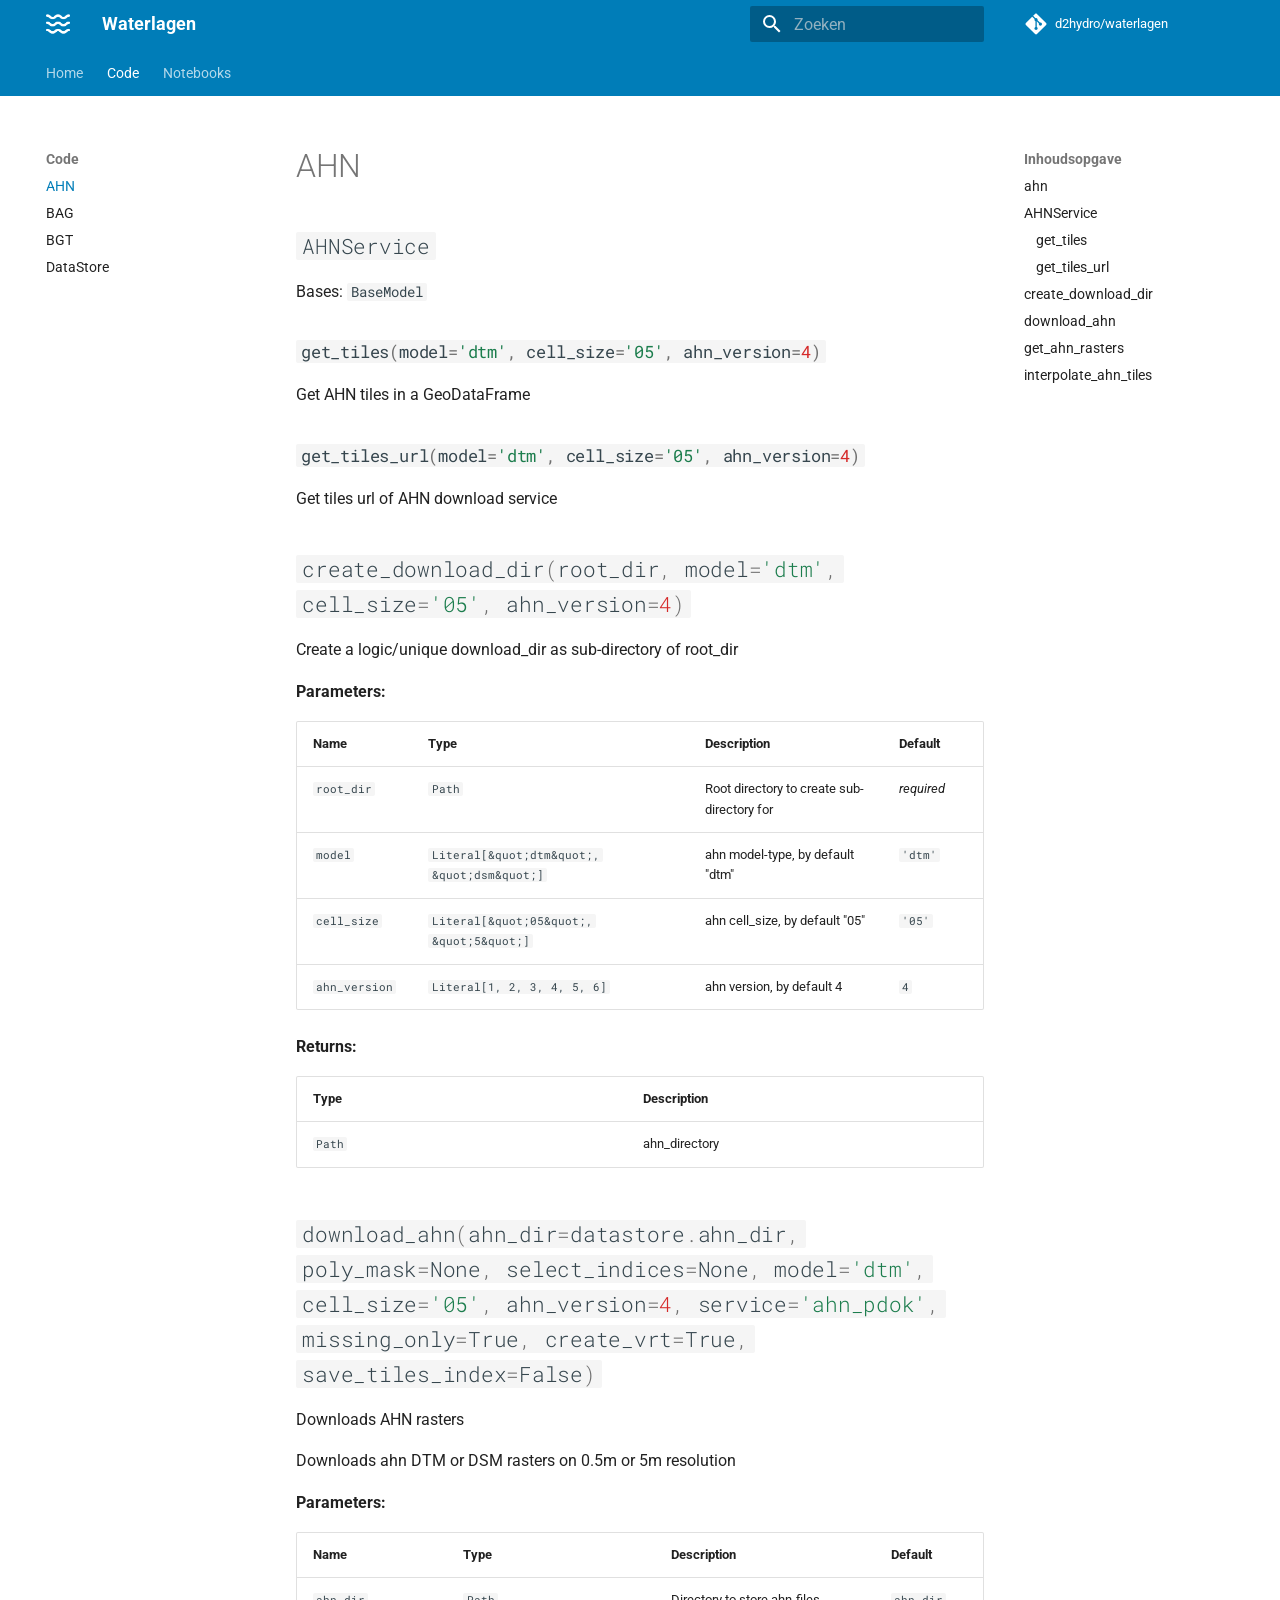
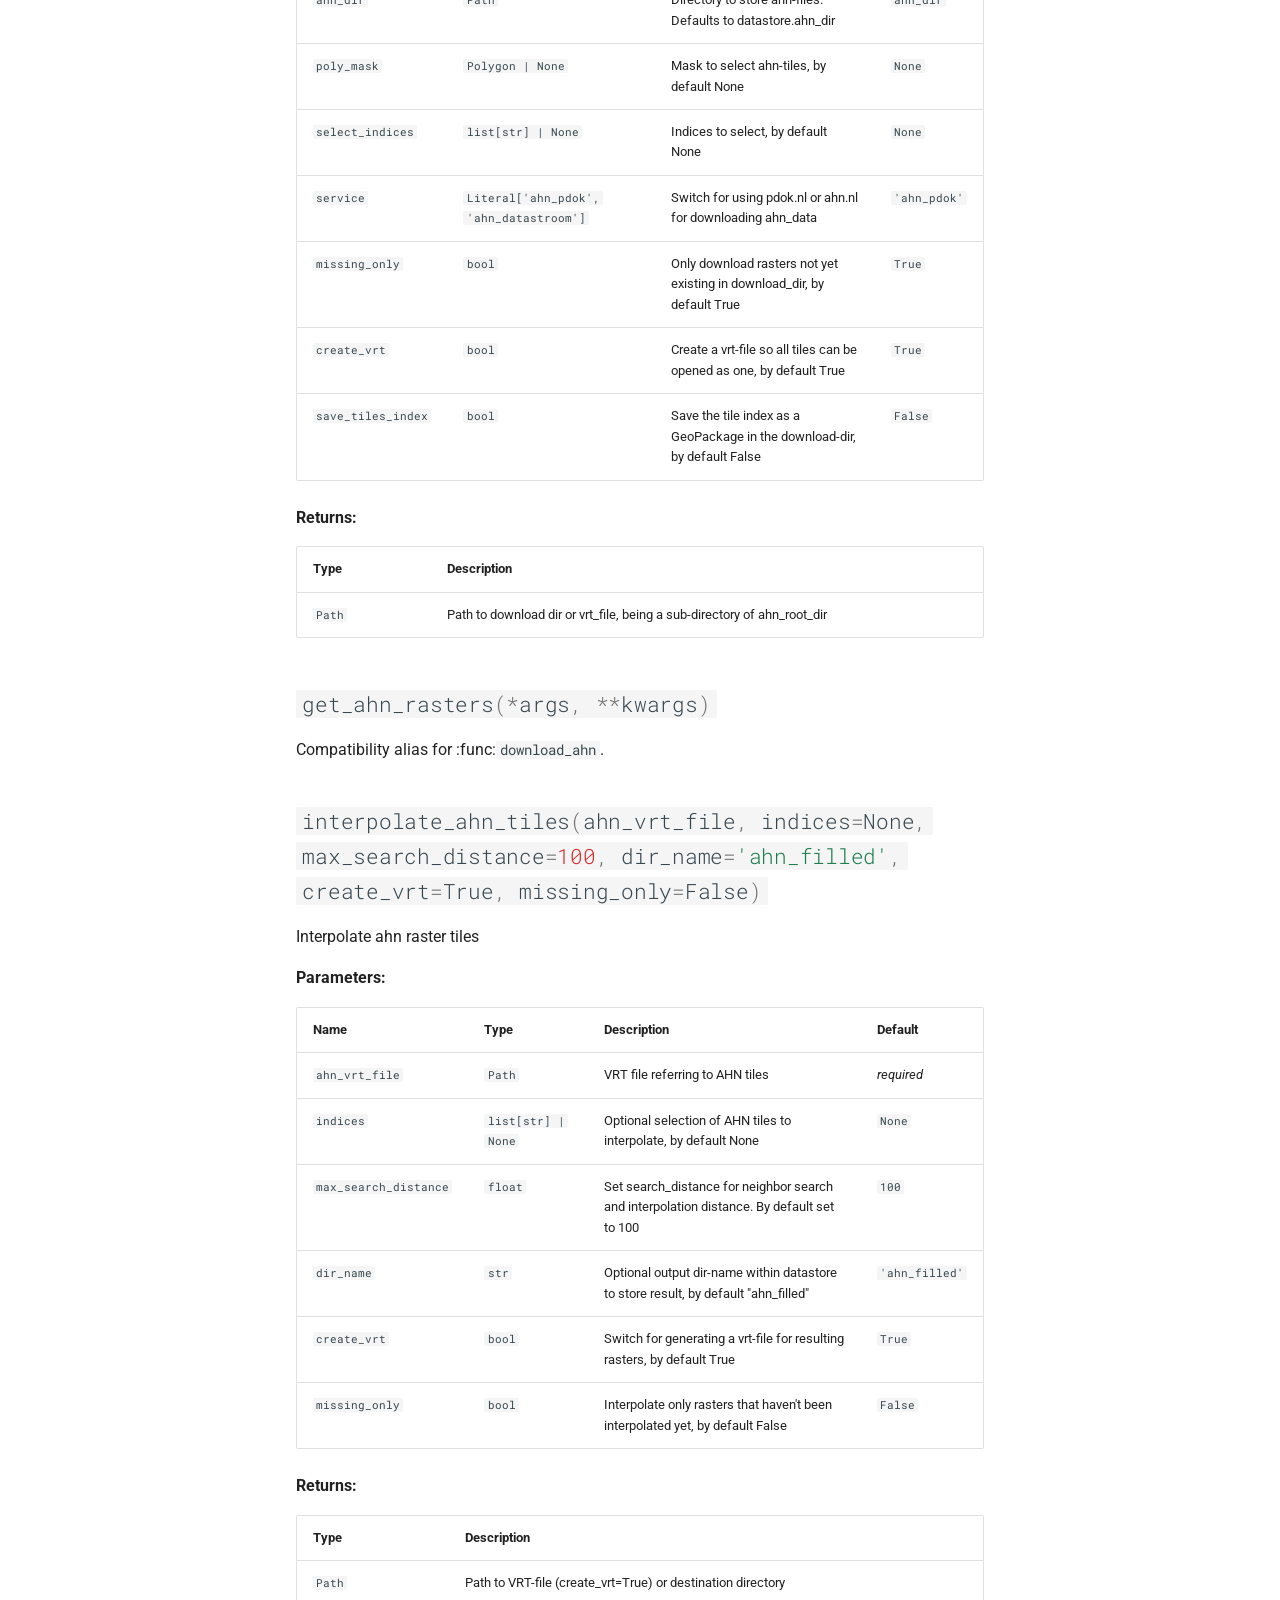
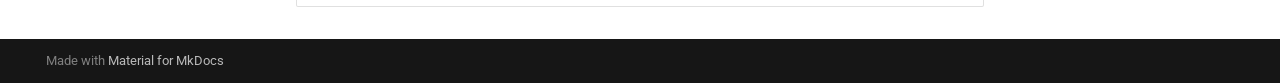
<file: reference/ahn/index.html>
<!doctype html>
<html lang="nl" class="no-js">
  <head>
    
      <meta charset="utf-8">
      <meta name="viewport" content="width=device-width,initial-scale=1">
      
      
      
      
        <link rel="prev" href="../../bewerkingen/">
      
      
        <link rel="next" href="../bag/">
      
      
        
      
      
      <link rel="icon" href="../../icons/favicon.png">
      <meta name="generator" content="mkdocs-1.6.1, mkdocs-material-9.7.1">
    
    
      
        <title>AHN - Waterlagen</title>
      
    
    
      <link rel="stylesheet" href="../../assets/stylesheets/main.484c7ddc.min.css">
      
        
        <link rel="stylesheet" href="../../assets/stylesheets/palette.ab4e12ef.min.css">
      
      


    
    
      
    
    
      
        
        
        <link rel="preconnect" href="https://fonts.gstatic.com" crossorigin>
        <link rel="stylesheet" href="https://fonts.googleapis.com/css?family=Roboto:300,300i,400,400i,700,700i%7CRoboto+Mono:400,400i,700,700i&display=fallback">
        <style>:root{--md-text-font:"Roboto";--md-code-font:"Roboto Mono"}</style>
      
    
    
      <link rel="stylesheet" href="../../assets/_mkdocstrings.css">
    
      <link rel="stylesheet" href="../../stylesheets/extra.css">
    
    <script>__md_scope=new URL("../..",location),__md_hash=e=>[...e].reduce(((e,_)=>(e<<5)-e+_.charCodeAt(0)),0),__md_get=(e,_=localStorage,t=__md_scope)=>JSON.parse(_.getItem(t.pathname+"."+e)),__md_set=(e,_,t=localStorage,a=__md_scope)=>{try{t.setItem(a.pathname+"."+e,JSON.stringify(_))}catch(e){}}</script>
    
      

    
    
  </head>
  
  
    
    
    
    
    
    <body dir="ltr" data-md-color-scheme="default" data-md-color-primary="custom" data-md-color-accent="indigo">
  
    
    <input class="md-toggle" data-md-toggle="drawer" type="checkbox" id="__drawer" autocomplete="off">
    <input class="md-toggle" data-md-toggle="search" type="checkbox" id="__search" autocomplete="off">
    <label class="md-overlay" for="__drawer"></label>
    <div data-md-component="skip">
      
        
        <a href="#ahn" class="md-skip">
          Ga naar inhoud
        </a>
      
    </div>
    <div data-md-component="announce">
      
    </div>
    
    
      

<header class="md-header" data-md-component="header">
  <nav class="md-header__inner md-grid" aria-label="Header">
    <a href="../.." title="Waterlagen" class="md-header__button md-logo" aria-label="Waterlagen" data-md-component="logo">
      
  <img src="../../icons/logo.png" alt="logo">

    </a>
    <label class="md-header__button md-icon" for="__drawer">
      
      <svg xmlns="http://www.w3.org/2000/svg" viewBox="0 0 24 24"><path d="M3 6h18v2H3zm0 5h18v2H3zm0 5h18v2H3z"/></svg>
    </label>
    <div class="md-header__title" data-md-component="header-title">
      <div class="md-header__ellipsis">
        <div class="md-header__topic">
          <span class="md-ellipsis">
            Waterlagen
          </span>
        </div>
        <div class="md-header__topic" data-md-component="header-topic">
          <span class="md-ellipsis">
            
              AHN
            
          </span>
        </div>
      </div>
    </div>
    
      
    
    
    
    
      
      
        <label class="md-header__button md-icon" for="__search">
          
          <svg xmlns="http://www.w3.org/2000/svg" viewBox="0 0 24 24"><path d="M9.5 3A6.5 6.5 0 0 1 16 9.5c0 1.61-.59 3.09-1.56 4.23l.27.27h.79l5 5-1.5 1.5-5-5v-.79l-.27-.27A6.52 6.52 0 0 1 9.5 16 6.5 6.5 0 0 1 3 9.5 6.5 6.5 0 0 1 9.5 3m0 2C7 5 5 7 5 9.5S7 14 9.5 14 14 12 14 9.5 12 5 9.5 5"/></svg>
        </label>
        <div class="md-search" data-md-component="search" role="dialog">
  <label class="md-search__overlay" for="__search"></label>
  <div class="md-search__inner" role="search">
    <form class="md-search__form" name="search">
      <input type="text" class="md-search__input" name="query" aria-label="Zoeken" placeholder="Zoeken" autocapitalize="off" autocorrect="off" autocomplete="off" spellcheck="false" data-md-component="search-query" required>
      <label class="md-search__icon md-icon" for="__search">
        
        <svg xmlns="http://www.w3.org/2000/svg" viewBox="0 0 24 24"><path d="M9.5 3A6.5 6.5 0 0 1 16 9.5c0 1.61-.59 3.09-1.56 4.23l.27.27h.79l5 5-1.5 1.5-5-5v-.79l-.27-.27A6.52 6.52 0 0 1 9.5 16 6.5 6.5 0 0 1 3 9.5 6.5 6.5 0 0 1 9.5 3m0 2C7 5 5 7 5 9.5S7 14 9.5 14 14 12 14 9.5 12 5 9.5 5"/></svg>
        
        <svg xmlns="http://www.w3.org/2000/svg" viewBox="0 0 24 24"><path d="M20 11v2H8l5.5 5.5-1.42 1.42L4.16 12l7.92-7.92L13.5 5.5 8 11z"/></svg>
      </label>
      <nav class="md-search__options" aria-label="Zoeken">
        
        <button type="reset" class="md-search__icon md-icon" title="Leegmaken" aria-label="Leegmaken" tabindex="-1">
          
          <svg xmlns="http://www.w3.org/2000/svg" viewBox="0 0 24 24"><path d="M19 6.41 17.59 5 12 10.59 6.41 5 5 6.41 10.59 12 5 17.59 6.41 19 12 13.41 17.59 19 19 17.59 13.41 12z"/></svg>
        </button>
      </nav>
      
    </form>
    <div class="md-search__output">
      <div class="md-search__scrollwrap" tabindex="0" data-md-scrollfix>
        <div class="md-search-result" data-md-component="search-result">
          <div class="md-search-result__meta">
            Zoeken initialiseren
          </div>
          <ol class="md-search-result__list" role="presentation"></ol>
        </div>
      </div>
    </div>
  </div>
</div>
      
    
    
      <div class="md-header__source">
        <a href="https://github.com/d2hydro/waterlagen" title="Ga naar repository" class="md-source" data-md-component="source">
  <div class="md-source__icon md-icon">
    
    <svg xmlns="http://www.w3.org/2000/svg" viewBox="0 0 448 512"><!--! Font Awesome Free 7.1.0 by @fontawesome - https://fontawesome.com License - https://fontawesome.com/license/free (Icons: CC BY 4.0, Fonts: SIL OFL 1.1, Code: MIT License) Copyright 2025 Fonticons, Inc.--><path d="M439.6 236.1 244 40.5c-5.4-5.5-12.8-8.5-20.4-8.5s-15 3-20.4 8.4L162.5 81l51.5 51.5c27.1-9.1 52.7 16.8 43.4 43.7l49.7 49.7c34.2-11.8 61.2 31 35.5 56.7-26.5 26.5-70.2-2.9-56-37.3L240.3 199v121.9c25.3 12.5 22.3 41.8 9.1 55-6.4 6.4-15.2 10.1-24.3 10.1s-17.8-3.6-24.3-10.1c-17.6-17.6-11.1-46.9 11.2-56v-123c-20.8-8.5-24.6-30.7-18.6-45L142.6 101 8.5 235.1C3 240.6 0 247.9 0 255.5s3 15 8.5 20.4l195.6 195.7c5.4 5.4 12.7 8.4 20.4 8.4s15-3 20.4-8.4l194.7-194.7c5.4-5.4 8.4-12.8 8.4-20.4s-3-15-8.4-20.4"/></svg>
  </div>
  <div class="md-source__repository">
    d2hydro/waterlagen
  </div>
</a>
      </div>
    
  </nav>
  
</header>
    
    <div class="md-container" data-md-component="container">
      
      
        
          
            
<nav class="md-tabs" aria-label="Tabs" data-md-component="tabs">
  <div class="md-grid">
    <ul class="md-tabs__list">
      
        
  
  
  
  
    
    
      <li class="md-tabs__item">
        <a href="../.." class="md-tabs__link">
          
  
  
  Home

        </a>
      </li>
    
  

      
        
  
  
  
    
  
  
    
    
      <li class="md-tabs__item md-tabs__item--active">
        <a href="./" class="md-tabs__link">
          
  
  
  Code

        </a>
      </li>
    
  

      
        
  
  
  
  
    
    
      <li class="md-tabs__item">
        <a href="../../notebooks/dem_alkmaar/" class="md-tabs__link">
          
  
  
  Notebooks

        </a>
      </li>
    
  

      
    </ul>
  </div>
</nav>
          
        
      
      <main class="md-main" data-md-component="main">
        <div class="md-main__inner md-grid">
          
            
              
              <div class="md-sidebar md-sidebar--primary" data-md-component="sidebar" data-md-type="navigation" >
                <div class="md-sidebar__scrollwrap">
                  <div class="md-sidebar__inner">
                    


  


<nav class="md-nav md-nav--primary md-nav--lifted" aria-label="Navigatie" data-md-level="0">
  <label class="md-nav__title" for="__drawer">
    <a href="../.." title="Waterlagen" class="md-nav__button md-logo" aria-label="Waterlagen" data-md-component="logo">
      
  <img src="../../icons/logo.png" alt="logo">

    </a>
    Waterlagen
  </label>
  
    <div class="md-nav__source">
      <a href="https://github.com/d2hydro/waterlagen" title="Ga naar repository" class="md-source" data-md-component="source">
  <div class="md-source__icon md-icon">
    
    <svg xmlns="http://www.w3.org/2000/svg" viewBox="0 0 448 512"><!--! Font Awesome Free 7.1.0 by @fontawesome - https://fontawesome.com License - https://fontawesome.com/license/free (Icons: CC BY 4.0, Fonts: SIL OFL 1.1, Code: MIT License) Copyright 2025 Fonticons, Inc.--><path d="M439.6 236.1 244 40.5c-5.4-5.5-12.8-8.5-20.4-8.5s-15 3-20.4 8.4L162.5 81l51.5 51.5c27.1-9.1 52.7 16.8 43.4 43.7l49.7 49.7c34.2-11.8 61.2 31 35.5 56.7-26.5 26.5-70.2-2.9-56-37.3L240.3 199v121.9c25.3 12.5 22.3 41.8 9.1 55-6.4 6.4-15.2 10.1-24.3 10.1s-17.8-3.6-24.3-10.1c-17.6-17.6-11.1-46.9 11.2-56v-123c-20.8-8.5-24.6-30.7-18.6-45L142.6 101 8.5 235.1C3 240.6 0 247.9 0 255.5s3 15 8.5 20.4l195.6 195.7c5.4 5.4 12.7 8.4 20.4 8.4s15-3 20.4-8.4l194.7-194.7c5.4-5.4 8.4-12.8 8.4-20.4s-3-15-8.4-20.4"/></svg>
  </div>
  <div class="md-source__repository">
    d2hydro/waterlagen
  </div>
</a>
    </div>
  
  <ul class="md-nav__list" data-md-scrollfix>
    
      
      
  
  
  
  
    
    
    
    
      
      
    
    
    <li class="md-nav__item md-nav__item--nested">
      
        
        
        <input class="md-nav__toggle md-toggle " type="checkbox" id="__nav_1" >
        
          
          <label class="md-nav__link" for="__nav_1" id="__nav_1_label" tabindex="0">
            
  
  
  <span class="md-ellipsis">
    
  
    Home
  

    
  </span>
  
  

            <span class="md-nav__icon md-icon"></span>
          </label>
        
        <nav class="md-nav" data-md-level="1" aria-labelledby="__nav_1_label" aria-expanded="false">
          <label class="md-nav__title" for="__nav_1">
            <span class="md-nav__icon md-icon"></span>
            
  
    Home
  

          </label>
          <ul class="md-nav__list" data-md-scrollfix>
            
              
                
  
  
  
  
    <li class="md-nav__item">
      <a href="../.." class="md-nav__link">
        
  
  
  <span class="md-ellipsis">
    
  
    Algemeen
  

    
  </span>
  
  

      </a>
    </li>
  

              
            
              
                
  
  
  
  
    <li class="md-nav__item">
      <a href="../../datastore/" class="md-nav__link">
        
  
  
  <span class="md-ellipsis">
    
  
    DataStore
  

    
  </span>
  
  

      </a>
    </li>
  

              
            
              
                
  
  
  
  
    <li class="md-nav__item">
      <a href="../../downloads/" class="md-nav__link">
        
  
  
  <span class="md-ellipsis">
    
  
    Downloads
  

    
  </span>
  
  

      </a>
    </li>
  

              
            
              
                
  
  
  
  
    <li class="md-nav__item">
      <a href="../../bewerkingen/" class="md-nav__link">
        
  
  
  <span class="md-ellipsis">
    
  
    Bewerkingen
  

    
  </span>
  
  

      </a>
    </li>
  

              
            
          </ul>
        </nav>
      
    </li>
  

    
      
      
  
  
    
  
  
  
    
    
    
    
      
        
        
      
      
    
    
    <li class="md-nav__item md-nav__item--active md-nav__item--section md-nav__item--nested">
      
        
        
        <input class="md-nav__toggle md-toggle " type="checkbox" id="__nav_2" checked>
        
          
          <label class="md-nav__link" for="__nav_2" id="__nav_2_label" tabindex="">
            
  
  
  <span class="md-ellipsis">
    
  
    Code
  

    
  </span>
  
  

            <span class="md-nav__icon md-icon"></span>
          </label>
        
        <nav class="md-nav" data-md-level="1" aria-labelledby="__nav_2_label" aria-expanded="true">
          <label class="md-nav__title" for="__nav_2">
            <span class="md-nav__icon md-icon"></span>
            
  
    Code
  

          </label>
          <ul class="md-nav__list" data-md-scrollfix>
            
              
                
  
  
    
  
  
  
    <li class="md-nav__item md-nav__item--active">
      
      <input class="md-nav__toggle md-toggle" type="checkbox" id="__toc">
      
      
        
      
      
        <label class="md-nav__link md-nav__link--active" for="__toc">
          
  
  
  <span class="md-ellipsis">
    
  
    AHN
  

    
  </span>
  
  

          <span class="md-nav__icon md-icon"></span>
        </label>
      
      <a href="./" class="md-nav__link md-nav__link--active">
        
  
  
  <span class="md-ellipsis">
    
  
    AHN
  

    
  </span>
  
  

      </a>
      
        

<nav class="md-nav md-nav--secondary" aria-label="Inhoudsopgave">
  
  
  
    
  
  
    <label class="md-nav__title" for="__toc">
      <span class="md-nav__icon md-icon"></span>
      Inhoudsopgave
    </label>
    <ul class="md-nav__list" data-md-component="toc" data-md-scrollfix>
      
        <li class="md-nav__item">
  <a href="#waterlagen.ahn" class="md-nav__link">
    <span class="md-ellipsis">
      
        ahn
      
    </span>
  </a>
  
</li>
      
        <li class="md-nav__item">
  <a href="#waterlagen.ahn.AHNService" class="md-nav__link">
    <span class="md-ellipsis">
      
        AHNService
      
    </span>
  </a>
  
    <nav class="md-nav" aria-label="AHNService">
      <ul class="md-nav__list">
        
          <li class="md-nav__item">
  <a href="#waterlagen.ahn.AHNService.get_tiles" class="md-nav__link">
    <span class="md-ellipsis">
      
        get_tiles
      
    </span>
  </a>
  
</li>
        
          <li class="md-nav__item">
  <a href="#waterlagen.ahn.AHNService.get_tiles_url" class="md-nav__link">
    <span class="md-ellipsis">
      
        get_tiles_url
      
    </span>
  </a>
  
</li>
        
      </ul>
    </nav>
  
</li>
      
        <li class="md-nav__item">
  <a href="#waterlagen.ahn.create_download_dir" class="md-nav__link">
    <span class="md-ellipsis">
      
        create_download_dir
      
    </span>
  </a>
  
</li>
      
        <li class="md-nav__item">
  <a href="#waterlagen.ahn.download_ahn" class="md-nav__link">
    <span class="md-ellipsis">
      
        download_ahn
      
    </span>
  </a>
  
</li>
      
        <li class="md-nav__item">
  <a href="#waterlagen.ahn.get_ahn_rasters" class="md-nav__link">
    <span class="md-ellipsis">
      
        get_ahn_rasters
      
    </span>
  </a>
  
</li>
      
        <li class="md-nav__item">
  <a href="#waterlagen.ahn.interpolate_ahn_tiles" class="md-nav__link">
    <span class="md-ellipsis">
      
        interpolate_ahn_tiles
      
    </span>
  </a>
  
</li>
      
    </ul>
  
</nav>
      
    </li>
  

              
            
              
                
  
  
  
  
    <li class="md-nav__item">
      <a href="../bag/" class="md-nav__link">
        
  
  
  <span class="md-ellipsis">
    
  
    BAG
  

    
  </span>
  
  

      </a>
    </li>
  

              
            
              
                
  
  
  
  
    <li class="md-nav__item">
      <a href="../bgt/" class="md-nav__link">
        
  
  
  <span class="md-ellipsis">
    
  
    BGT
  

    
  </span>
  
  

      </a>
    </li>
  

              
            
              
                
  
  
  
  
    <li class="md-nav__item">
      <a href="../datastore/" class="md-nav__link">
        
  
  
  <span class="md-ellipsis">
    
  
    DataStore
  

    
  </span>
  
  

      </a>
    </li>
  

              
            
          </ul>
        </nav>
      
    </li>
  

    
      
      
  
  
  
  
    
    
    
    
      
      
    
    
    <li class="md-nav__item md-nav__item--nested">
      
        
        
        <input class="md-nav__toggle md-toggle " type="checkbox" id="__nav_3" >
        
          
          <label class="md-nav__link" for="__nav_3" id="__nav_3_label" tabindex="0">
            
  
  
  <span class="md-ellipsis">
    
  
    Notebooks
  

    
  </span>
  
  

            <span class="md-nav__icon md-icon"></span>
          </label>
        
        <nav class="md-nav" data-md-level="1" aria-labelledby="__nav_3_label" aria-expanded="false">
          <label class="md-nav__title" for="__nav_3">
            <span class="md-nav__icon md-icon"></span>
            
  
    Notebooks
  

          </label>
          <ul class="md-nav__list" data-md-scrollfix>
            
              
                
  
  
  
  
    <li class="md-nav__item">
      <a href="../../notebooks/dem_alkmaar/" class="md-nav__link">
        
  
  
  <span class="md-ellipsis">
    
  
    DEM Alkmaar
  

    
  </span>
  
  

      </a>
    </li>
  

              
            
          </ul>
        </nav>
      
    </li>
  

    
  </ul>
</nav>
                  </div>
                </div>
              </div>
            
            
              
              <div class="md-sidebar md-sidebar--secondary" data-md-component="sidebar" data-md-type="toc" >
                <div class="md-sidebar__scrollwrap">
                  <div class="md-sidebar__inner">
                    

<nav class="md-nav md-nav--secondary" aria-label="Inhoudsopgave">
  
  
  
    
  
  
    <label class="md-nav__title" for="__toc">
      <span class="md-nav__icon md-icon"></span>
      Inhoudsopgave
    </label>
    <ul class="md-nav__list" data-md-component="toc" data-md-scrollfix>
      
        <li class="md-nav__item">
  <a href="#waterlagen.ahn" class="md-nav__link">
    <span class="md-ellipsis">
      
        ahn
      
    </span>
  </a>
  
</li>
      
        <li class="md-nav__item">
  <a href="#waterlagen.ahn.AHNService" class="md-nav__link">
    <span class="md-ellipsis">
      
        AHNService
      
    </span>
  </a>
  
    <nav class="md-nav" aria-label="AHNService">
      <ul class="md-nav__list">
        
          <li class="md-nav__item">
  <a href="#waterlagen.ahn.AHNService.get_tiles" class="md-nav__link">
    <span class="md-ellipsis">
      
        get_tiles
      
    </span>
  </a>
  
</li>
        
          <li class="md-nav__item">
  <a href="#waterlagen.ahn.AHNService.get_tiles_url" class="md-nav__link">
    <span class="md-ellipsis">
      
        get_tiles_url
      
    </span>
  </a>
  
</li>
        
      </ul>
    </nav>
  
</li>
      
        <li class="md-nav__item">
  <a href="#waterlagen.ahn.create_download_dir" class="md-nav__link">
    <span class="md-ellipsis">
      
        create_download_dir
      
    </span>
  </a>
  
</li>
      
        <li class="md-nav__item">
  <a href="#waterlagen.ahn.download_ahn" class="md-nav__link">
    <span class="md-ellipsis">
      
        download_ahn
      
    </span>
  </a>
  
</li>
      
        <li class="md-nav__item">
  <a href="#waterlagen.ahn.get_ahn_rasters" class="md-nav__link">
    <span class="md-ellipsis">
      
        get_ahn_rasters
      
    </span>
  </a>
  
</li>
      
        <li class="md-nav__item">
  <a href="#waterlagen.ahn.interpolate_ahn_tiles" class="md-nav__link">
    <span class="md-ellipsis">
      
        interpolate_ahn_tiles
      
    </span>
  </a>
  
</li>
      
    </ul>
  
</nav>
                  </div>
                </div>
              </div>
            
          
          
            <div class="md-content" data-md-component="content">
              
              <article class="md-content__inner md-typeset">
                
                  


  
  


<h1 id="ahn">AHN</h1>


<div class="doc doc-object doc-module">



<a id="waterlagen.ahn"></a>
    <div class="doc doc-contents first">










<div class="doc doc-children">









<div class="doc doc-object doc-class">



<h2 id="waterlagen.ahn.AHNService" class="doc doc-heading">
            <code>AHNService</code>


</h2>


    <div class="doc doc-contents ">
            <p class="doc doc-class-bases">
              Bases: <code><span title="pydantic.BaseModel">BaseModel</span></code></p>













<div class="doc doc-children">










<div class="doc doc-object doc-function">


<h3 id="waterlagen.ahn.AHNService.get_tiles" class="doc doc-heading">
            <code class="highlight language-python"><span class="n">get_tiles</span><span class="p">(</span><span class="n">model</span><span class="o">=</span><span class="s1">&#39;dtm&#39;</span><span class="p">,</span> <span class="n">cell_size</span><span class="o">=</span><span class="s1">&#39;05&#39;</span><span class="p">,</span> <span class="n">ahn_version</span><span class="o">=</span><span class="mi">4</span><span class="p">)</span></code>

</h3>


    <div class="doc doc-contents ">

        <p>Get AHN tiles in a GeoDataFrame</p>


    </div>

</div>

<div class="doc doc-object doc-function">


<h3 id="waterlagen.ahn.AHNService.get_tiles_url" class="doc doc-heading">
            <code class="highlight language-python"><span class="n">get_tiles_url</span><span class="p">(</span><span class="n">model</span><span class="o">=</span><span class="s1">&#39;dtm&#39;</span><span class="p">,</span> <span class="n">cell_size</span><span class="o">=</span><span class="s1">&#39;05&#39;</span><span class="p">,</span> <span class="n">ahn_version</span><span class="o">=</span><span class="mi">4</span><span class="p">)</span></code>

</h3>


    <div class="doc doc-contents ">

        <p>Get tiles url of AHN download service</p>


    </div>

</div>



  </div>

    </div>

</div>


<div class="doc doc-object doc-function">


<h2 id="waterlagen.ahn.create_download_dir" class="doc doc-heading">
            <code class="highlight language-python"><span class="n">create_download_dir</span><span class="p">(</span><span class="n">root_dir</span><span class="p">,</span> <span class="n">model</span><span class="o">=</span><span class="s1">&#39;dtm&#39;</span><span class="p">,</span> <span class="n">cell_size</span><span class="o">=</span><span class="s1">&#39;05&#39;</span><span class="p">,</span> <span class="n">ahn_version</span><span class="o">=</span><span class="mi">4</span><span class="p">)</span></code>

</h2>


    <div class="doc doc-contents ">

        <p>Create a logic/unique download_dir as sub-directory of root_dir</p>


<p><span class="doc-section-title">Parameters:</span></p>
    <table>
      <thead>
        <tr>
          <th>Name</th>
          <th>Type</th>
          <th>Description</th>
          <th>Default</th>
        </tr>
      </thead>
      <tbody>
          <tr class="doc-section-item">
            <td>
                <code>root_dir</code>
            </td>
            <td>
                  <code><span title="pathlib.Path">Path</span></code>
            </td>
            <td>
              <div class="doc-md-description">
                <p>Root directory to create sub-directory for</p>
              </div>
            </td>
            <td>
                <em>required</em>
            </td>
          </tr>
          <tr class="doc-section-item">
            <td>
                <code>model</code>
            </td>
            <td>
                  <code>Literal[&amp;quot;dtm&amp;quot;, &amp;quot;dsm&amp;quot;]</code>
            </td>
            <td>
              <div class="doc-md-description">
                <p>ahn model-type, by default "dtm"</p>
              </div>
            </td>
            <td>
                  <code>&#39;dtm&#39;</code>
            </td>
          </tr>
          <tr class="doc-section-item">
            <td>
                <code>cell_size</code>
            </td>
            <td>
                  <code>Literal[&amp;quot;05&amp;quot;, &amp;quot;5&amp;quot;]</code>
            </td>
            <td>
              <div class="doc-md-description">
                <p>ahn cell_size, by default "05"</p>
              </div>
            </td>
            <td>
                  <code>&#39;05&#39;</code>
            </td>
          </tr>
          <tr class="doc-section-item">
            <td>
                <code>ahn_version</code>
            </td>
            <td>
                  <code><span title="typing.Literal">Literal</span>[1, 2, 3, 4, 5, 6]</code>
            </td>
            <td>
              <div class="doc-md-description">
                <p>ahn version, by default 4</p>
              </div>
            </td>
            <td>
                  <code>4</code>
            </td>
          </tr>
      </tbody>
    </table>


    <p><span class="doc-section-title">Returns:</span></p>
    <table>
      <thead>
        <tr>
          <th>Type</th>
          <th>Description</th>
        </tr>
      </thead>
      <tbody>
          <tr class="doc-section-item">
            <td>
                  <code><span title="pathlib.Path">Path</span></code>
            </td>
            <td>
              <div class="doc-md-description">
                <p>ahn_directory</p>
              </div>
            </td>
          </tr>
      </tbody>
    </table>


    </div>

</div>

<div class="doc doc-object doc-function">


<h2 id="waterlagen.ahn.download_ahn" class="doc doc-heading">
            <code class="highlight language-python"><span class="n">download_ahn</span><span class="p">(</span><span class="n">ahn_dir</span><span class="o">=</span><span class="n">datastore</span><span class="o">.</span><span class="n">ahn_dir</span><span class="p">,</span> <span class="n">poly_mask</span><span class="o">=</span><span class="kc">None</span><span class="p">,</span> <span class="n">select_indices</span><span class="o">=</span><span class="kc">None</span><span class="p">,</span> <span class="n">model</span><span class="o">=</span><span class="s1">&#39;dtm&#39;</span><span class="p">,</span> <span class="n">cell_size</span><span class="o">=</span><span class="s1">&#39;05&#39;</span><span class="p">,</span> <span class="n">ahn_version</span><span class="o">=</span><span class="mi">4</span><span class="p">,</span> <span class="n">service</span><span class="o">=</span><span class="s1">&#39;ahn_pdok&#39;</span><span class="p">,</span> <span class="n">missing_only</span><span class="o">=</span><span class="kc">True</span><span class="p">,</span> <span class="n">create_vrt</span><span class="o">=</span><span class="kc">True</span><span class="p">,</span> <span class="n">save_tiles_index</span><span class="o">=</span><span class="kc">False</span><span class="p">)</span></code>

</h2>


    <div class="doc doc-contents ">

        <p>Downloads AHN rasters</p>
<p>Downloads ahn DTM or DSM rasters on 0.5m or 5m resolution</p>


<p><span class="doc-section-title">Parameters:</span></p>
    <table>
      <thead>
        <tr>
          <th>Name</th>
          <th>Type</th>
          <th>Description</th>
          <th>Default</th>
        </tr>
      </thead>
      <tbody>
          <tr class="doc-section-item">
            <td>
                <code>ahn_dir</code>
            </td>
            <td>
                  <code><span title="pathlib.Path">Path</span></code>
            </td>
            <td>
              <div class="doc-md-description">
                <p>Directory to store ahn-files. Defaults to datastore.ahn_dir</p>
              </div>
            </td>
            <td>
                  <code><span title="waterlagen.datastore.ahn_dir">ahn_dir</span></code>
            </td>
          </tr>
          <tr class="doc-section-item">
            <td>
                <code>poly_mask</code>
            </td>
            <td>
                  <code><span title="shapely.geometry.Polygon">Polygon</span> | None</code>
            </td>
            <td>
              <div class="doc-md-description">
                <p>Mask to select ahn-tiles, by default None</p>
              </div>
            </td>
            <td>
                  <code>None</code>
            </td>
          </tr>
          <tr class="doc-section-item">
            <td>
                <code>select_indices</code>
            </td>
            <td>
                  <code><span title="list">list</span>[<span title="str">str</span>] | None</code>
            </td>
            <td>
              <div class="doc-md-description">
                <p>Indices to select, by default None</p>
              </div>
            </td>
            <td>
                  <code>None</code>
            </td>
          </tr>
          <tr class="doc-section-item">
            <td>
                <code>service</code>
            </td>
            <td>
                  <code><span title="typing.Literal">Literal</span>[&#39;ahn_pdok&#39;, &#39;ahn_datastroom&#39;]</code>
            </td>
            <td>
              <div class="doc-md-description">
                <p>Switch for using pdok.nl or ahn.nl for downloading ahn_data</p>
              </div>
            </td>
            <td>
                  <code>&#39;ahn_pdok&#39;</code>
            </td>
          </tr>
          <tr class="doc-section-item">
            <td>
                <code>missing_only</code>
            </td>
            <td>
                  <code><span title="bool">bool</span></code>
            </td>
            <td>
              <div class="doc-md-description">
                <p>Only download rasters not yet existing in download_dir, by default True</p>
              </div>
            </td>
            <td>
                  <code>True</code>
            </td>
          </tr>
          <tr class="doc-section-item">
            <td>
                <code>create_vrt</code>
            </td>
            <td>
                  <code><span title="bool">bool</span></code>
            </td>
            <td>
              <div class="doc-md-description">
                <p>Create a vrt-file so all tiles can be opened as one, by default True</p>
              </div>
            </td>
            <td>
                  <code>True</code>
            </td>
          </tr>
          <tr class="doc-section-item">
            <td>
                <code>save_tiles_index</code>
            </td>
            <td>
                  <code><span title="bool">bool</span></code>
            </td>
            <td>
              <div class="doc-md-description">
                <p>Save the tile index as a GeoPackage in the download-dir, by default False</p>
              </div>
            </td>
            <td>
                  <code>False</code>
            </td>
          </tr>
      </tbody>
    </table>


    <p><span class="doc-section-title">Returns:</span></p>
    <table>
      <thead>
        <tr>
          <th>Type</th>
          <th>Description</th>
        </tr>
      </thead>
      <tbody>
          <tr class="doc-section-item">
            <td>
                  <code><span title="pathlib.Path">Path</span></code>
            </td>
            <td>
              <div class="doc-md-description">
                <p>Path to download dir or vrt_file, being a sub-directory of ahn_root_dir</p>
              </div>
            </td>
          </tr>
      </tbody>
    </table>


    </div>

</div>

<div class="doc doc-object doc-function">


<h2 id="waterlagen.ahn.get_ahn_rasters" class="doc doc-heading">
            <code class="highlight language-python"><span class="n">get_ahn_rasters</span><span class="p">(</span><span class="o">*</span><span class="n">args</span><span class="p">,</span> <span class="o">**</span><span class="n">kwargs</span><span class="p">)</span></code>

</h2>


    <div class="doc doc-contents ">

        <p>Compatibility alias for :func:<code>download_ahn</code>.</p>


    </div>

</div>

<div class="doc doc-object doc-function">


<h2 id="waterlagen.ahn.interpolate_ahn_tiles" class="doc doc-heading">
            <code class="highlight language-python"><span class="n">interpolate_ahn_tiles</span><span class="p">(</span><span class="n">ahn_vrt_file</span><span class="p">,</span> <span class="n">indices</span><span class="o">=</span><span class="kc">None</span><span class="p">,</span> <span class="n">max_search_distance</span><span class="o">=</span><span class="mi">100</span><span class="p">,</span> <span class="n">dir_name</span><span class="o">=</span><span class="s1">&#39;ahn_filled&#39;</span><span class="p">,</span> <span class="n">create_vrt</span><span class="o">=</span><span class="kc">True</span><span class="p">,</span> <span class="n">missing_only</span><span class="o">=</span><span class="kc">False</span><span class="p">)</span></code>

</h2>


    <div class="doc doc-contents ">

        <p>Interpolate ahn raster tiles</p>


<p><span class="doc-section-title">Parameters:</span></p>
    <table>
      <thead>
        <tr>
          <th>Name</th>
          <th>Type</th>
          <th>Description</th>
          <th>Default</th>
        </tr>
      </thead>
      <tbody>
          <tr class="doc-section-item">
            <td>
                <code>ahn_vrt_file</code>
            </td>
            <td>
                  <code><span title="pathlib.Path">Path</span></code>
            </td>
            <td>
              <div class="doc-md-description">
                <p>VRT file referring to AHN tiles</p>
              </div>
            </td>
            <td>
                <em>required</em>
            </td>
          </tr>
          <tr class="doc-section-item">
            <td>
                <code>indices</code>
            </td>
            <td>
                  <code><span title="list">list</span>[<span title="str">str</span>] | None</code>
            </td>
            <td>
              <div class="doc-md-description">
                <p>Optional selection of AHN tiles to interpolate, by default None</p>
              </div>
            </td>
            <td>
                  <code>None</code>
            </td>
          </tr>
          <tr class="doc-section-item">
            <td>
                <code>max_search_distance</code>
            </td>
            <td>
                  <code><span title="float">float</span></code>
            </td>
            <td>
              <div class="doc-md-description">
                <p>Set search_distance for neighbor search and interpolation distance. By default set to 100</p>
              </div>
            </td>
            <td>
                  <code>100</code>
            </td>
          </tr>
          <tr class="doc-section-item">
            <td>
                <code>dir_name</code>
            </td>
            <td>
                  <code><span title="str">str</span></code>
            </td>
            <td>
              <div class="doc-md-description">
                <p>Optional output dir-name within datastore to store result, by default "ahn_filled"</p>
              </div>
            </td>
            <td>
                  <code>&#39;ahn_filled&#39;</code>
            </td>
          </tr>
          <tr class="doc-section-item">
            <td>
                <code>create_vrt</code>
            </td>
            <td>
                  <code><span title="bool">bool</span></code>
            </td>
            <td>
              <div class="doc-md-description">
                <p>Switch for generating a vrt-file for resulting rasters, by default True</p>
              </div>
            </td>
            <td>
                  <code>True</code>
            </td>
          </tr>
          <tr class="doc-section-item">
            <td>
                <code>missing_only</code>
            </td>
            <td>
                  <code><span title="bool">bool</span></code>
            </td>
            <td>
              <div class="doc-md-description">
                <p>Interpolate only rasters that haven't been interpolated yet, by default False</p>
              </div>
            </td>
            <td>
                  <code>False</code>
            </td>
          </tr>
      </tbody>
    </table>


    <p><span class="doc-section-title">Returns:</span></p>
    <table>
      <thead>
        <tr>
          <th>Type</th>
          <th>Description</th>
        </tr>
      </thead>
      <tbody>
          <tr class="doc-section-item">
            <td>
                  <code><span title="pathlib.Path">Path</span></code>
            </td>
            <td>
              <div class="doc-md-description">
                <p>Path to VRT-file (create_vrt=True) or destination directory</p>
              </div>
            </td>
          </tr>
      </tbody>
    </table>


    </div>

</div>



  </div>

    </div>

</div>












                
              </article>
            </div>
          
          
<script>var target=document.getElementById(location.hash.slice(1));target&&target.name&&(target.checked=target.name.startsWith("__tabbed_"))</script>
        </div>
        
      </main>
      
        <footer class="md-footer">
  
  <div class="md-footer-meta md-typeset">
    <div class="md-footer-meta__inner md-grid">
      <div class="md-copyright">
  
  
    Made with
    <a href="https://squidfunk.github.io/mkdocs-material/" target="_blank" rel="noopener">
      Material for MkDocs
    </a>
  
</div>
      
    </div>
  </div>
</footer>
      
    </div>
    <div class="md-dialog" data-md-component="dialog">
      <div class="md-dialog__inner md-typeset"></div>
    </div>
    
    
    
      
      
      <script id="__config" type="application/json">{"annotate": null, "base": "../..", "features": ["navigation.tabs", "content.code.copy"], "search": "../../assets/javascripts/workers/search.2c215733.min.js", "tags": null, "translations": {"clipboard.copied": "Gekopieerd naar klembord", "clipboard.copy": "Kopi\u00ebren naar klembord", "search.result.more.one": "1 extra overeenkomst op deze pagina", "search.result.more.other": "# extra overeenkomsten op deze pagina", "search.result.none": "Geen overeenkomende documenten", "search.result.one": "1 overeenkomende document", "search.result.other": "# overeenkomende documenten", "search.result.placeholder": "Typ om te beginnen met zoeken", "search.result.term.missing": "Ontbreekt", "select.version": "Selecteer versie"}, "version": null}</script>
    
    
      <script src="../../assets/javascripts/bundle.79ae519e.min.js"></script>
      
    
  </body>
</html>
</file>
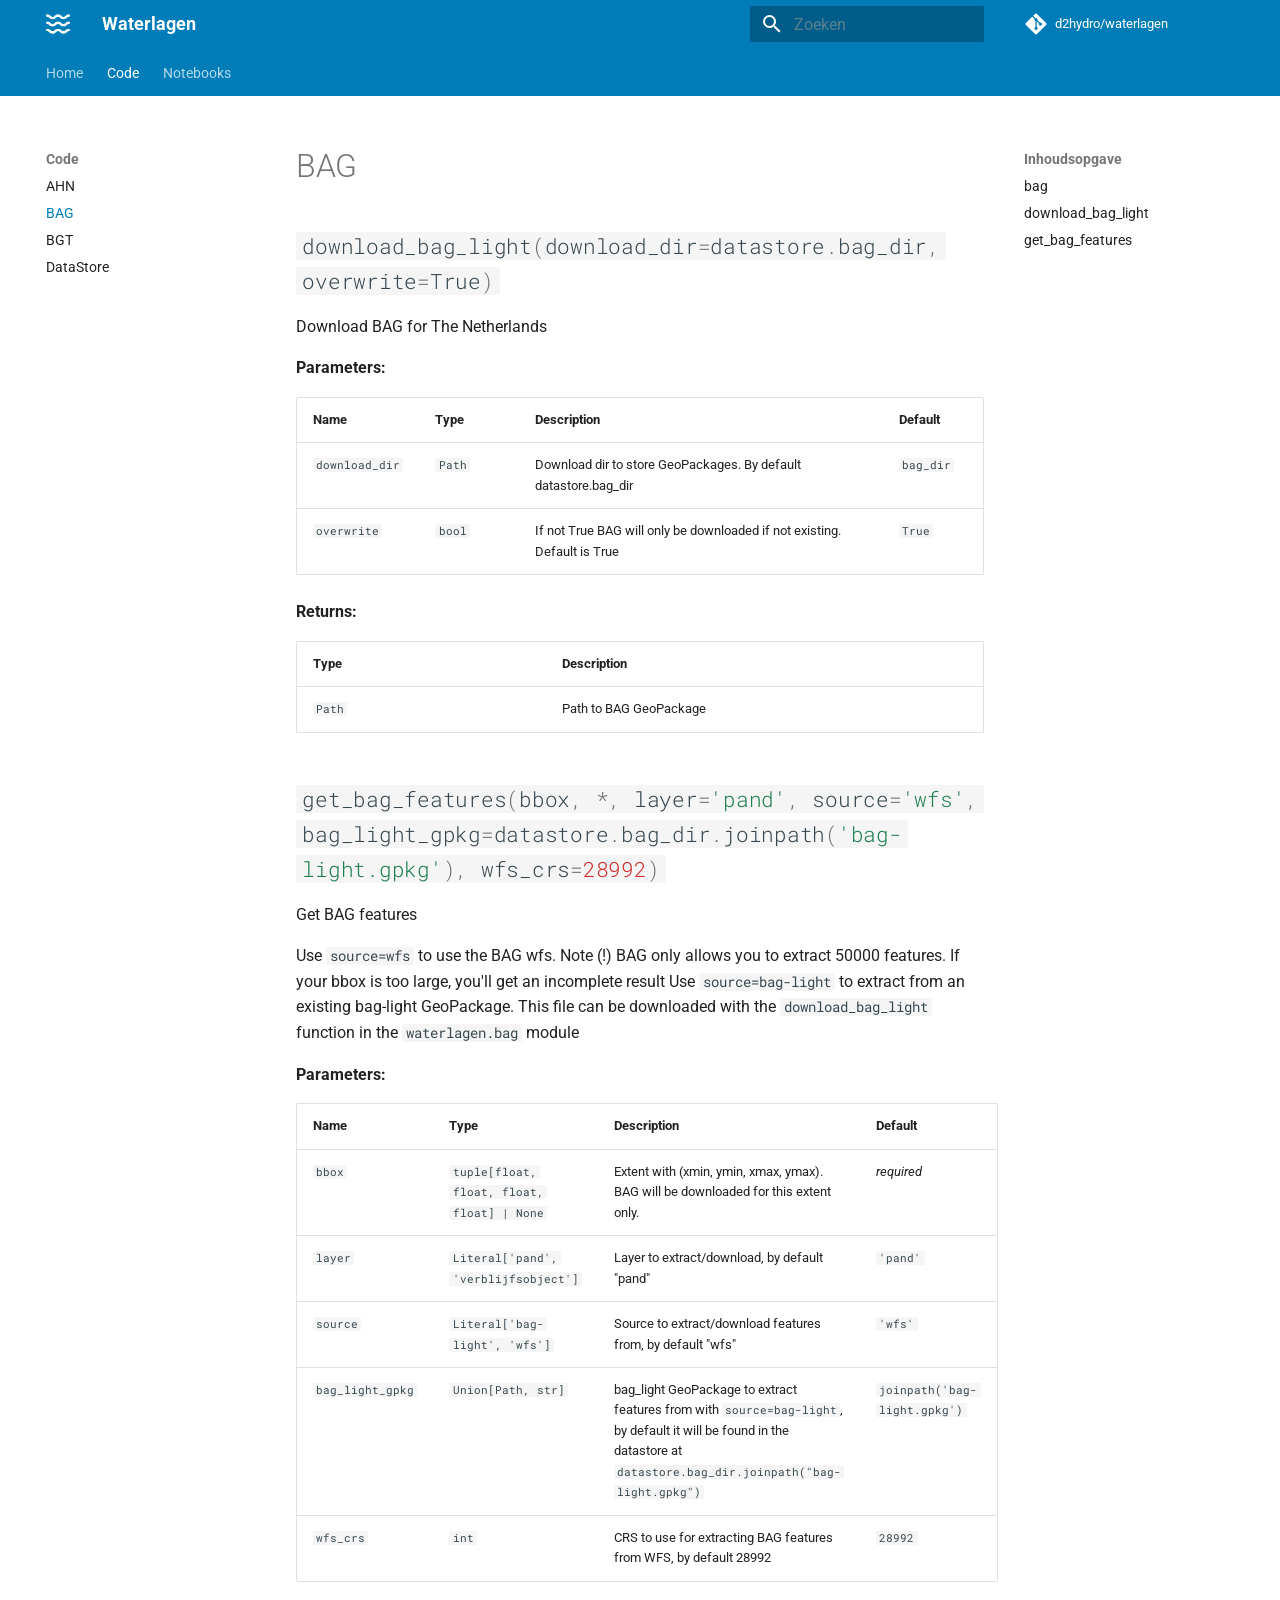
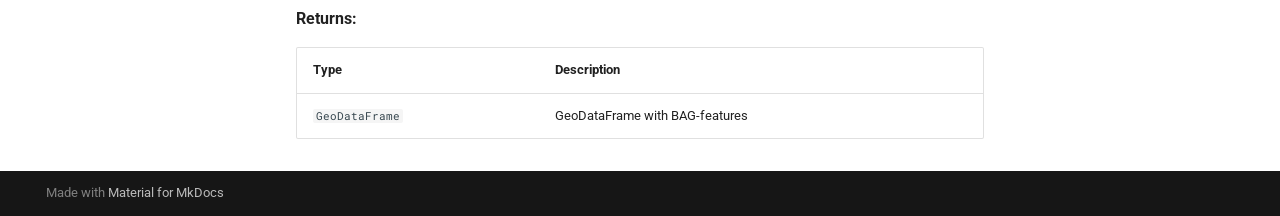
<file: reference/bag/index.html>
<!doctype html>
<html lang="nl" class="no-js">
  <head>
    
      <meta charset="utf-8">
      <meta name="viewport" content="width=device-width,initial-scale=1">
      
      
      
      
        <link rel="prev" href="../ahn/">
      
      
        <link rel="next" href="../bgt/">
      
      
        
      
      
      <link rel="icon" href="../../icons/favicon.png">
      <meta name="generator" content="mkdocs-1.6.1, mkdocs-material-9.7.1">
    
    
      
        <title>BAG - Waterlagen</title>
      
    
    
      <link rel="stylesheet" href="../../assets/stylesheets/main.484c7ddc.min.css">
      
        
        <link rel="stylesheet" href="../../assets/stylesheets/palette.ab4e12ef.min.css">
      
      


    
    
      
    
    
      
        
        
        <link rel="preconnect" href="https://fonts.gstatic.com" crossorigin>
        <link rel="stylesheet" href="https://fonts.googleapis.com/css?family=Roboto:300,300i,400,400i,700,700i%7CRoboto+Mono:400,400i,700,700i&display=fallback">
        <style>:root{--md-text-font:"Roboto";--md-code-font:"Roboto Mono"}</style>
      
    
    
      <link rel="stylesheet" href="../../assets/_mkdocstrings.css">
    
      <link rel="stylesheet" href="../../stylesheets/extra.css">
    
    <script>__md_scope=new URL("../..",location),__md_hash=e=>[...e].reduce(((e,_)=>(e<<5)-e+_.charCodeAt(0)),0),__md_get=(e,_=localStorage,t=__md_scope)=>JSON.parse(_.getItem(t.pathname+"."+e)),__md_set=(e,_,t=localStorage,a=__md_scope)=>{try{t.setItem(a.pathname+"."+e,JSON.stringify(_))}catch(e){}}</script>
    
      

    
    
  </head>
  
  
    
    
    
    
    
    <body dir="ltr" data-md-color-scheme="default" data-md-color-primary="custom" data-md-color-accent="indigo">
  
    
    <input class="md-toggle" data-md-toggle="drawer" type="checkbox" id="__drawer" autocomplete="off">
    <input class="md-toggle" data-md-toggle="search" type="checkbox" id="__search" autocomplete="off">
    <label class="md-overlay" for="__drawer"></label>
    <div data-md-component="skip">
      
        
        <a href="#bag" class="md-skip">
          Ga naar inhoud
        </a>
      
    </div>
    <div data-md-component="announce">
      
    </div>
    
    
      

<header class="md-header" data-md-component="header">
  <nav class="md-header__inner md-grid" aria-label="Header">
    <a href="../.." title="Waterlagen" class="md-header__button md-logo" aria-label="Waterlagen" data-md-component="logo">
      
  <img src="../../icons/logo.png" alt="logo">

    </a>
    <label class="md-header__button md-icon" for="__drawer">
      
      <svg xmlns="http://www.w3.org/2000/svg" viewBox="0 0 24 24"><path d="M3 6h18v2H3zm0 5h18v2H3zm0 5h18v2H3z"/></svg>
    </label>
    <div class="md-header__title" data-md-component="header-title">
      <div class="md-header__ellipsis">
        <div class="md-header__topic">
          <span class="md-ellipsis">
            Waterlagen
          </span>
        </div>
        <div class="md-header__topic" data-md-component="header-topic">
          <span class="md-ellipsis">
            
              BAG
            
          </span>
        </div>
      </div>
    </div>
    
      
    
    
    
    
      
      
        <label class="md-header__button md-icon" for="__search">
          
          <svg xmlns="http://www.w3.org/2000/svg" viewBox="0 0 24 24"><path d="M9.5 3A6.5 6.5 0 0 1 16 9.5c0 1.61-.59 3.09-1.56 4.23l.27.27h.79l5 5-1.5 1.5-5-5v-.79l-.27-.27A6.52 6.52 0 0 1 9.5 16 6.5 6.5 0 0 1 3 9.5 6.5 6.5 0 0 1 9.5 3m0 2C7 5 5 7 5 9.5S7 14 9.5 14 14 12 14 9.5 12 5 9.5 5"/></svg>
        </label>
        <div class="md-search" data-md-component="search" role="dialog">
  <label class="md-search__overlay" for="__search"></label>
  <div class="md-search__inner" role="search">
    <form class="md-search__form" name="search">
      <input type="text" class="md-search__input" name="query" aria-label="Zoeken" placeholder="Zoeken" autocapitalize="off" autocorrect="off" autocomplete="off" spellcheck="false" data-md-component="search-query" required>
      <label class="md-search__icon md-icon" for="__search">
        
        <svg xmlns="http://www.w3.org/2000/svg" viewBox="0 0 24 24"><path d="M9.5 3A6.5 6.5 0 0 1 16 9.5c0 1.61-.59 3.09-1.56 4.23l.27.27h.79l5 5-1.5 1.5-5-5v-.79l-.27-.27A6.52 6.52 0 0 1 9.5 16 6.5 6.5 0 0 1 3 9.5 6.5 6.5 0 0 1 9.5 3m0 2C7 5 5 7 5 9.5S7 14 9.5 14 14 12 14 9.5 12 5 9.5 5"/></svg>
        
        <svg xmlns="http://www.w3.org/2000/svg" viewBox="0 0 24 24"><path d="M20 11v2H8l5.5 5.5-1.42 1.42L4.16 12l7.92-7.92L13.5 5.5 8 11z"/></svg>
      </label>
      <nav class="md-search__options" aria-label="Zoeken">
        
        <button type="reset" class="md-search__icon md-icon" title="Leegmaken" aria-label="Leegmaken" tabindex="-1">
          
          <svg xmlns="http://www.w3.org/2000/svg" viewBox="0 0 24 24"><path d="M19 6.41 17.59 5 12 10.59 6.41 5 5 6.41 10.59 12 5 17.59 6.41 19 12 13.41 17.59 19 19 17.59 13.41 12z"/></svg>
        </button>
      </nav>
      
    </form>
    <div class="md-search__output">
      <div class="md-search__scrollwrap" tabindex="0" data-md-scrollfix>
        <div class="md-search-result" data-md-component="search-result">
          <div class="md-search-result__meta">
            Zoeken initialiseren
          </div>
          <ol class="md-search-result__list" role="presentation"></ol>
        </div>
      </div>
    </div>
  </div>
</div>
      
    
    
      <div class="md-header__source">
        <a href="https://github.com/d2hydro/waterlagen" title="Ga naar repository" class="md-source" data-md-component="source">
  <div class="md-source__icon md-icon">
    
    <svg xmlns="http://www.w3.org/2000/svg" viewBox="0 0 448 512"><!--! Font Awesome Free 7.1.0 by @fontawesome - https://fontawesome.com License - https://fontawesome.com/license/free (Icons: CC BY 4.0, Fonts: SIL OFL 1.1, Code: MIT License) Copyright 2025 Fonticons, Inc.--><path d="M439.6 236.1 244 40.5c-5.4-5.5-12.8-8.5-20.4-8.5s-15 3-20.4 8.4L162.5 81l51.5 51.5c27.1-9.1 52.7 16.8 43.4 43.7l49.7 49.7c34.2-11.8 61.2 31 35.5 56.7-26.5 26.5-70.2-2.9-56-37.3L240.3 199v121.9c25.3 12.5 22.3 41.8 9.1 55-6.4 6.4-15.2 10.1-24.3 10.1s-17.8-3.6-24.3-10.1c-17.6-17.6-11.1-46.9 11.2-56v-123c-20.8-8.5-24.6-30.7-18.6-45L142.6 101 8.5 235.1C3 240.6 0 247.9 0 255.5s3 15 8.5 20.4l195.6 195.7c5.4 5.4 12.7 8.4 20.4 8.4s15-3 20.4-8.4l194.7-194.7c5.4-5.4 8.4-12.8 8.4-20.4s-3-15-8.4-20.4"/></svg>
  </div>
  <div class="md-source__repository">
    d2hydro/waterlagen
  </div>
</a>
      </div>
    
  </nav>
  
</header>
    
    <div class="md-container" data-md-component="container">
      
      
        
          
            
<nav class="md-tabs" aria-label="Tabs" data-md-component="tabs">
  <div class="md-grid">
    <ul class="md-tabs__list">
      
        
  
  
  
  
    
    
      <li class="md-tabs__item">
        <a href="../.." class="md-tabs__link">
          
  
  
  Home

        </a>
      </li>
    
  

      
        
  
  
  
    
  
  
    
    
      <li class="md-tabs__item md-tabs__item--active">
        <a href="../ahn/" class="md-tabs__link">
          
  
  
  Code

        </a>
      </li>
    
  

      
        
  
  
  
  
    
    
      <li class="md-tabs__item">
        <a href="../../notebooks/dem_alkmaar/" class="md-tabs__link">
          
  
  
  Notebooks

        </a>
      </li>
    
  

      
    </ul>
  </div>
</nav>
          
        
      
      <main class="md-main" data-md-component="main">
        <div class="md-main__inner md-grid">
          
            
              
              <div class="md-sidebar md-sidebar--primary" data-md-component="sidebar" data-md-type="navigation" >
                <div class="md-sidebar__scrollwrap">
                  <div class="md-sidebar__inner">
                    


  


<nav class="md-nav md-nav--primary md-nav--lifted" aria-label="Navigatie" data-md-level="0">
  <label class="md-nav__title" for="__drawer">
    <a href="../.." title="Waterlagen" class="md-nav__button md-logo" aria-label="Waterlagen" data-md-component="logo">
      
  <img src="../../icons/logo.png" alt="logo">

    </a>
    Waterlagen
  </label>
  
    <div class="md-nav__source">
      <a href="https://github.com/d2hydro/waterlagen" title="Ga naar repository" class="md-source" data-md-component="source">
  <div class="md-source__icon md-icon">
    
    <svg xmlns="http://www.w3.org/2000/svg" viewBox="0 0 448 512"><!--! Font Awesome Free 7.1.0 by @fontawesome - https://fontawesome.com License - https://fontawesome.com/license/free (Icons: CC BY 4.0, Fonts: SIL OFL 1.1, Code: MIT License) Copyright 2025 Fonticons, Inc.--><path d="M439.6 236.1 244 40.5c-5.4-5.5-12.8-8.5-20.4-8.5s-15 3-20.4 8.4L162.5 81l51.5 51.5c27.1-9.1 52.7 16.8 43.4 43.7l49.7 49.7c34.2-11.8 61.2 31 35.5 56.7-26.5 26.5-70.2-2.9-56-37.3L240.3 199v121.9c25.3 12.5 22.3 41.8 9.1 55-6.4 6.4-15.2 10.1-24.3 10.1s-17.8-3.6-24.3-10.1c-17.6-17.6-11.1-46.9 11.2-56v-123c-20.8-8.5-24.6-30.7-18.6-45L142.6 101 8.5 235.1C3 240.6 0 247.9 0 255.5s3 15 8.5 20.4l195.6 195.7c5.4 5.4 12.7 8.4 20.4 8.4s15-3 20.4-8.4l194.7-194.7c5.4-5.4 8.4-12.8 8.4-20.4s-3-15-8.4-20.4"/></svg>
  </div>
  <div class="md-source__repository">
    d2hydro/waterlagen
  </div>
</a>
    </div>
  
  <ul class="md-nav__list" data-md-scrollfix>
    
      
      
  
  
  
  
    
    
    
    
      
      
    
    
    <li class="md-nav__item md-nav__item--nested">
      
        
        
        <input class="md-nav__toggle md-toggle " type="checkbox" id="__nav_1" >
        
          
          <label class="md-nav__link" for="__nav_1" id="__nav_1_label" tabindex="0">
            
  
  
  <span class="md-ellipsis">
    
  
    Home
  

    
  </span>
  
  

            <span class="md-nav__icon md-icon"></span>
          </label>
        
        <nav class="md-nav" data-md-level="1" aria-labelledby="__nav_1_label" aria-expanded="false">
          <label class="md-nav__title" for="__nav_1">
            <span class="md-nav__icon md-icon"></span>
            
  
    Home
  

          </label>
          <ul class="md-nav__list" data-md-scrollfix>
            
              
                
  
  
  
  
    <li class="md-nav__item">
      <a href="../.." class="md-nav__link">
        
  
  
  <span class="md-ellipsis">
    
  
    Algemeen
  

    
  </span>
  
  

      </a>
    </li>
  

              
            
              
                
  
  
  
  
    <li class="md-nav__item">
      <a href="../../datastore/" class="md-nav__link">
        
  
  
  <span class="md-ellipsis">
    
  
    DataStore
  

    
  </span>
  
  

      </a>
    </li>
  

              
            
              
                
  
  
  
  
    <li class="md-nav__item">
      <a href="../../downloads/" class="md-nav__link">
        
  
  
  <span class="md-ellipsis">
    
  
    Downloads
  

    
  </span>
  
  

      </a>
    </li>
  

              
            
              
                
  
  
  
  
    <li class="md-nav__item">
      <a href="../../bewerkingen/" class="md-nav__link">
        
  
  
  <span class="md-ellipsis">
    
  
    Bewerkingen
  

    
  </span>
  
  

      </a>
    </li>
  

              
            
          </ul>
        </nav>
      
    </li>
  

    
      
      
  
  
    
  
  
  
    
    
    
    
      
        
        
      
      
    
    
    <li class="md-nav__item md-nav__item--active md-nav__item--section md-nav__item--nested">
      
        
        
        <input class="md-nav__toggle md-toggle " type="checkbox" id="__nav_2" checked>
        
          
          <label class="md-nav__link" for="__nav_2" id="__nav_2_label" tabindex="">
            
  
  
  <span class="md-ellipsis">
    
  
    Code
  

    
  </span>
  
  

            <span class="md-nav__icon md-icon"></span>
          </label>
        
        <nav class="md-nav" data-md-level="1" aria-labelledby="__nav_2_label" aria-expanded="true">
          <label class="md-nav__title" for="__nav_2">
            <span class="md-nav__icon md-icon"></span>
            
  
    Code
  

          </label>
          <ul class="md-nav__list" data-md-scrollfix>
            
              
                
  
  
  
  
    <li class="md-nav__item">
      <a href="../ahn/" class="md-nav__link">
        
  
  
  <span class="md-ellipsis">
    
  
    AHN
  

    
  </span>
  
  

      </a>
    </li>
  

              
            
              
                
  
  
    
  
  
  
    <li class="md-nav__item md-nav__item--active">
      
      <input class="md-nav__toggle md-toggle" type="checkbox" id="__toc">
      
      
        
      
      
        <label class="md-nav__link md-nav__link--active" for="__toc">
          
  
  
  <span class="md-ellipsis">
    
  
    BAG
  

    
  </span>
  
  

          <span class="md-nav__icon md-icon"></span>
        </label>
      
      <a href="./" class="md-nav__link md-nav__link--active">
        
  
  
  <span class="md-ellipsis">
    
  
    BAG
  

    
  </span>
  
  

      </a>
      
        

<nav class="md-nav md-nav--secondary" aria-label="Inhoudsopgave">
  
  
  
    
  
  
    <label class="md-nav__title" for="__toc">
      <span class="md-nav__icon md-icon"></span>
      Inhoudsopgave
    </label>
    <ul class="md-nav__list" data-md-component="toc" data-md-scrollfix>
      
        <li class="md-nav__item">
  <a href="#waterlagen.bag" class="md-nav__link">
    <span class="md-ellipsis">
      
        bag
      
    </span>
  </a>
  
</li>
      
        <li class="md-nav__item">
  <a href="#waterlagen.bag.download_bag_light" class="md-nav__link">
    <span class="md-ellipsis">
      
        download_bag_light
      
    </span>
  </a>
  
</li>
      
        <li class="md-nav__item">
  <a href="#waterlagen.bag.get_bag_features" class="md-nav__link">
    <span class="md-ellipsis">
      
        get_bag_features
      
    </span>
  </a>
  
</li>
      
    </ul>
  
</nav>
      
    </li>
  

              
            
              
                
  
  
  
  
    <li class="md-nav__item">
      <a href="../bgt/" class="md-nav__link">
        
  
  
  <span class="md-ellipsis">
    
  
    BGT
  

    
  </span>
  
  

      </a>
    </li>
  

              
            
              
                
  
  
  
  
    <li class="md-nav__item">
      <a href="../datastore/" class="md-nav__link">
        
  
  
  <span class="md-ellipsis">
    
  
    DataStore
  

    
  </span>
  
  

      </a>
    </li>
  

              
            
          </ul>
        </nav>
      
    </li>
  

    
      
      
  
  
  
  
    
    
    
    
      
      
    
    
    <li class="md-nav__item md-nav__item--nested">
      
        
        
        <input class="md-nav__toggle md-toggle " type="checkbox" id="__nav_3" >
        
          
          <label class="md-nav__link" for="__nav_3" id="__nav_3_label" tabindex="0">
            
  
  
  <span class="md-ellipsis">
    
  
    Notebooks
  

    
  </span>
  
  

            <span class="md-nav__icon md-icon"></span>
          </label>
        
        <nav class="md-nav" data-md-level="1" aria-labelledby="__nav_3_label" aria-expanded="false">
          <label class="md-nav__title" for="__nav_3">
            <span class="md-nav__icon md-icon"></span>
            
  
    Notebooks
  

          </label>
          <ul class="md-nav__list" data-md-scrollfix>
            
              
                
  
  
  
  
    <li class="md-nav__item">
      <a href="../../notebooks/dem_alkmaar/" class="md-nav__link">
        
  
  
  <span class="md-ellipsis">
    
  
    DEM Alkmaar
  

    
  </span>
  
  

      </a>
    </li>
  

              
            
          </ul>
        </nav>
      
    </li>
  

    
  </ul>
</nav>
                  </div>
                </div>
              </div>
            
            
              
              <div class="md-sidebar md-sidebar--secondary" data-md-component="sidebar" data-md-type="toc" >
                <div class="md-sidebar__scrollwrap">
                  <div class="md-sidebar__inner">
                    

<nav class="md-nav md-nav--secondary" aria-label="Inhoudsopgave">
  
  
  
    
  
  
    <label class="md-nav__title" for="__toc">
      <span class="md-nav__icon md-icon"></span>
      Inhoudsopgave
    </label>
    <ul class="md-nav__list" data-md-component="toc" data-md-scrollfix>
      
        <li class="md-nav__item">
  <a href="#waterlagen.bag" class="md-nav__link">
    <span class="md-ellipsis">
      
        bag
      
    </span>
  </a>
  
</li>
      
        <li class="md-nav__item">
  <a href="#waterlagen.bag.download_bag_light" class="md-nav__link">
    <span class="md-ellipsis">
      
        download_bag_light
      
    </span>
  </a>
  
</li>
      
        <li class="md-nav__item">
  <a href="#waterlagen.bag.get_bag_features" class="md-nav__link">
    <span class="md-ellipsis">
      
        get_bag_features
      
    </span>
  </a>
  
</li>
      
    </ul>
  
</nav>
                  </div>
                </div>
              </div>
            
          
          
            <div class="md-content" data-md-component="content">
              
              <article class="md-content__inner md-typeset">
                
                  


  
  


<h1 id="bag">BAG</h1>


<div class="doc doc-object doc-module">



<a id="waterlagen.bag"></a>
    <div class="doc doc-contents first">










<div class="doc doc-children">










<div class="doc doc-object doc-function">


<h2 id="waterlagen.bag.download_bag_light" class="doc doc-heading">
            <code class="highlight language-python"><span class="n">download_bag_light</span><span class="p">(</span><span class="n">download_dir</span><span class="o">=</span><span class="n">datastore</span><span class="o">.</span><span class="n">bag_dir</span><span class="p">,</span> <span class="n">overwrite</span><span class="o">=</span><span class="kc">True</span><span class="p">)</span></code>

</h2>


    <div class="doc doc-contents ">

        <p>Download BAG for The Netherlands</p>


<p><span class="doc-section-title">Parameters:</span></p>
    <table>
      <thead>
        <tr>
          <th>Name</th>
          <th>Type</th>
          <th>Description</th>
          <th>Default</th>
        </tr>
      </thead>
      <tbody>
          <tr class="doc-section-item">
            <td>
                <code>download_dir</code>
            </td>
            <td>
                  <code><span title="pathlib.Path">Path</span></code>
            </td>
            <td>
              <div class="doc-md-description">
                <p>Download dir to store GeoPackages. By default datastore.bag_dir</p>
              </div>
            </td>
            <td>
                  <code><span title="waterlagen.datastore.bag_dir">bag_dir</span></code>
            </td>
          </tr>
          <tr class="doc-section-item">
            <td>
                <code>overwrite</code>
            </td>
            <td>
                  <code><span title="bool">bool</span></code>
            </td>
            <td>
              <div class="doc-md-description">
                <p>If not True BAG will only be downloaded if not existing. Default is True</p>
              </div>
            </td>
            <td>
                  <code>True</code>
            </td>
          </tr>
      </tbody>
    </table>


    <p><span class="doc-section-title">Returns:</span></p>
    <table>
      <thead>
        <tr>
          <th>Type</th>
          <th>Description</th>
        </tr>
      </thead>
      <tbody>
          <tr class="doc-section-item">
            <td>
                  <code><span title="pathlib.Path">Path</span></code>
            </td>
            <td>
              <div class="doc-md-description">
                <p>Path to BAG GeoPackage</p>
              </div>
            </td>
          </tr>
      </tbody>
    </table>


    </div>

</div>

<div class="doc doc-object doc-function">


<h2 id="waterlagen.bag.get_bag_features" class="doc doc-heading">
            <code class="highlight language-python"><span class="n">get_bag_features</span><span class="p">(</span><span class="n">bbox</span><span class="p">,</span> <span class="o">*</span><span class="p">,</span> <span class="n">layer</span><span class="o">=</span><span class="s1">&#39;pand&#39;</span><span class="p">,</span> <span class="n">source</span><span class="o">=</span><span class="s1">&#39;wfs&#39;</span><span class="p">,</span> <span class="n">bag_light_gpkg</span><span class="o">=</span><span class="n">datastore</span><span class="o">.</span><span class="n">bag_dir</span><span class="o">.</span><span class="n">joinpath</span><span class="p">(</span><span class="s1">&#39;bag-light.gpkg&#39;</span><span class="p">),</span> <span class="n">wfs_crs</span><span class="o">=</span><span class="mi">28992</span><span class="p">)</span></code>

</h2>


    <div class="doc doc-contents ">

        <p>Get BAG features</p>
<p>Use <code>source=wfs</code> to use the BAG wfs. Note (!) BAG only allows you to extract 50000 features. If your bbox is too large, you'll get an incomplete result
Use <code>source=bag-light</code> to extract from an existing bag-light GeoPackage. This file can be downloaded with the <code>download_bag_light</code> function in the <code>waterlagen.bag</code> module</p>


<p><span class="doc-section-title">Parameters:</span></p>
    <table>
      <thead>
        <tr>
          <th>Name</th>
          <th>Type</th>
          <th>Description</th>
          <th>Default</th>
        </tr>
      </thead>
      <tbody>
          <tr class="doc-section-item">
            <td>
                <code>bbox</code>
            </td>
            <td>
                  <code><span title="tuple">tuple</span>[<span title="float">float</span>, <span title="float">float</span>, <span title="float">float</span>, <span title="float">float</span>] | None</code>
            </td>
            <td>
              <div class="doc-md-description">
                <p>Extent with (xmin, ymin, xmax, ymax). BAG will be downloaded for this extent only.</p>
              </div>
            </td>
            <td>
                <em>required</em>
            </td>
          </tr>
          <tr class="doc-section-item">
            <td>
                <code>layer</code>
            </td>
            <td>
                  <code><span title="typing.Literal">Literal</span>[&#39;pand&#39;, &#39;verblijfsobject&#39;]</code>
            </td>
            <td>
              <div class="doc-md-description">
                <p>Layer to extract/download, by default "pand"</p>
              </div>
            </td>
            <td>
                  <code>&#39;pand&#39;</code>
            </td>
          </tr>
          <tr class="doc-section-item">
            <td>
                <code>source</code>
            </td>
            <td>
                  <code><span title="typing.Literal">Literal</span>[&#39;bag-light&#39;, &#39;wfs&#39;]</code>
            </td>
            <td>
              <div class="doc-md-description">
                <p>Source to extract/download features from, by default "wfs"</p>
              </div>
            </td>
            <td>
                  <code>&#39;wfs&#39;</code>
            </td>
          </tr>
          <tr class="doc-section-item">
            <td>
                <code>bag_light_gpkg</code>
            </td>
            <td>
                  <code><span title="typing.Union">Union</span>[<span title="pathlib.Path">Path</span>, <span title="str">str</span>]</code>
            </td>
            <td>
              <div class="doc-md-description">
                <p>bag_light GeoPackage to extract features from with <code>source=bag-light</code>, by default it will be found in the datastore at <code>datastore.bag_dir.joinpath("bag-light.gpkg")</code></p>
              </div>
            </td>
            <td>
                  <code><span title="waterlagen.datastore.bag_dir.joinpath">joinpath</span>(&#39;bag-light.gpkg&#39;)</code>
            </td>
          </tr>
          <tr class="doc-section-item">
            <td>
                <code>wfs_crs</code>
            </td>
            <td>
                  <code><span title="int">int</span></code>
            </td>
            <td>
              <div class="doc-md-description">
                <p>CRS to use for extracting BAG features from WFS, by default 28992</p>
              </div>
            </td>
            <td>
                  <code>28992</code>
            </td>
          </tr>
      </tbody>
    </table>


    <p><span class="doc-section-title">Returns:</span></p>
    <table>
      <thead>
        <tr>
          <th>Type</th>
          <th>Description</th>
        </tr>
      </thead>
      <tbody>
          <tr class="doc-section-item">
            <td>
                  <code><span title="geopandas.GeoDataFrame">GeoDataFrame</span></code>
            </td>
            <td>
              <div class="doc-md-description">
                <p>GeoDataFrame with BAG-features</p>
              </div>
            </td>
          </tr>
      </tbody>
    </table>


    </div>

</div>



  </div>

    </div>

</div>












                
              </article>
            </div>
          
          
<script>var target=document.getElementById(location.hash.slice(1));target&&target.name&&(target.checked=target.name.startsWith("__tabbed_"))</script>
        </div>
        
      </main>
      
        <footer class="md-footer">
  
  <div class="md-footer-meta md-typeset">
    <div class="md-footer-meta__inner md-grid">
      <div class="md-copyright">
  
  
    Made with
    <a href="https://squidfunk.github.io/mkdocs-material/" target="_blank" rel="noopener">
      Material for MkDocs
    </a>
  
</div>
      
    </div>
  </div>
</footer>
      
    </div>
    <div class="md-dialog" data-md-component="dialog">
      <div class="md-dialog__inner md-typeset"></div>
    </div>
    
    
    
      
      
      <script id="__config" type="application/json">{"annotate": null, "base": "../..", "features": ["navigation.tabs", "content.code.copy"], "search": "../../assets/javascripts/workers/search.2c215733.min.js", "tags": null, "translations": {"clipboard.copied": "Gekopieerd naar klembord", "clipboard.copy": "Kopi\u00ebren naar klembord", "search.result.more.one": "1 extra overeenkomst op deze pagina", "search.result.more.other": "# extra overeenkomsten op deze pagina", "search.result.none": "Geen overeenkomende documenten", "search.result.one": "1 overeenkomende document", "search.result.other": "# overeenkomende documenten", "search.result.placeholder": "Typ om te beginnen met zoeken", "search.result.term.missing": "Ontbreekt", "select.version": "Selecteer versie"}, "version": null}</script>
    
    
      <script src="../../assets/javascripts/bundle.79ae519e.min.js"></script>
      
    
  </body>
</html>
</file>
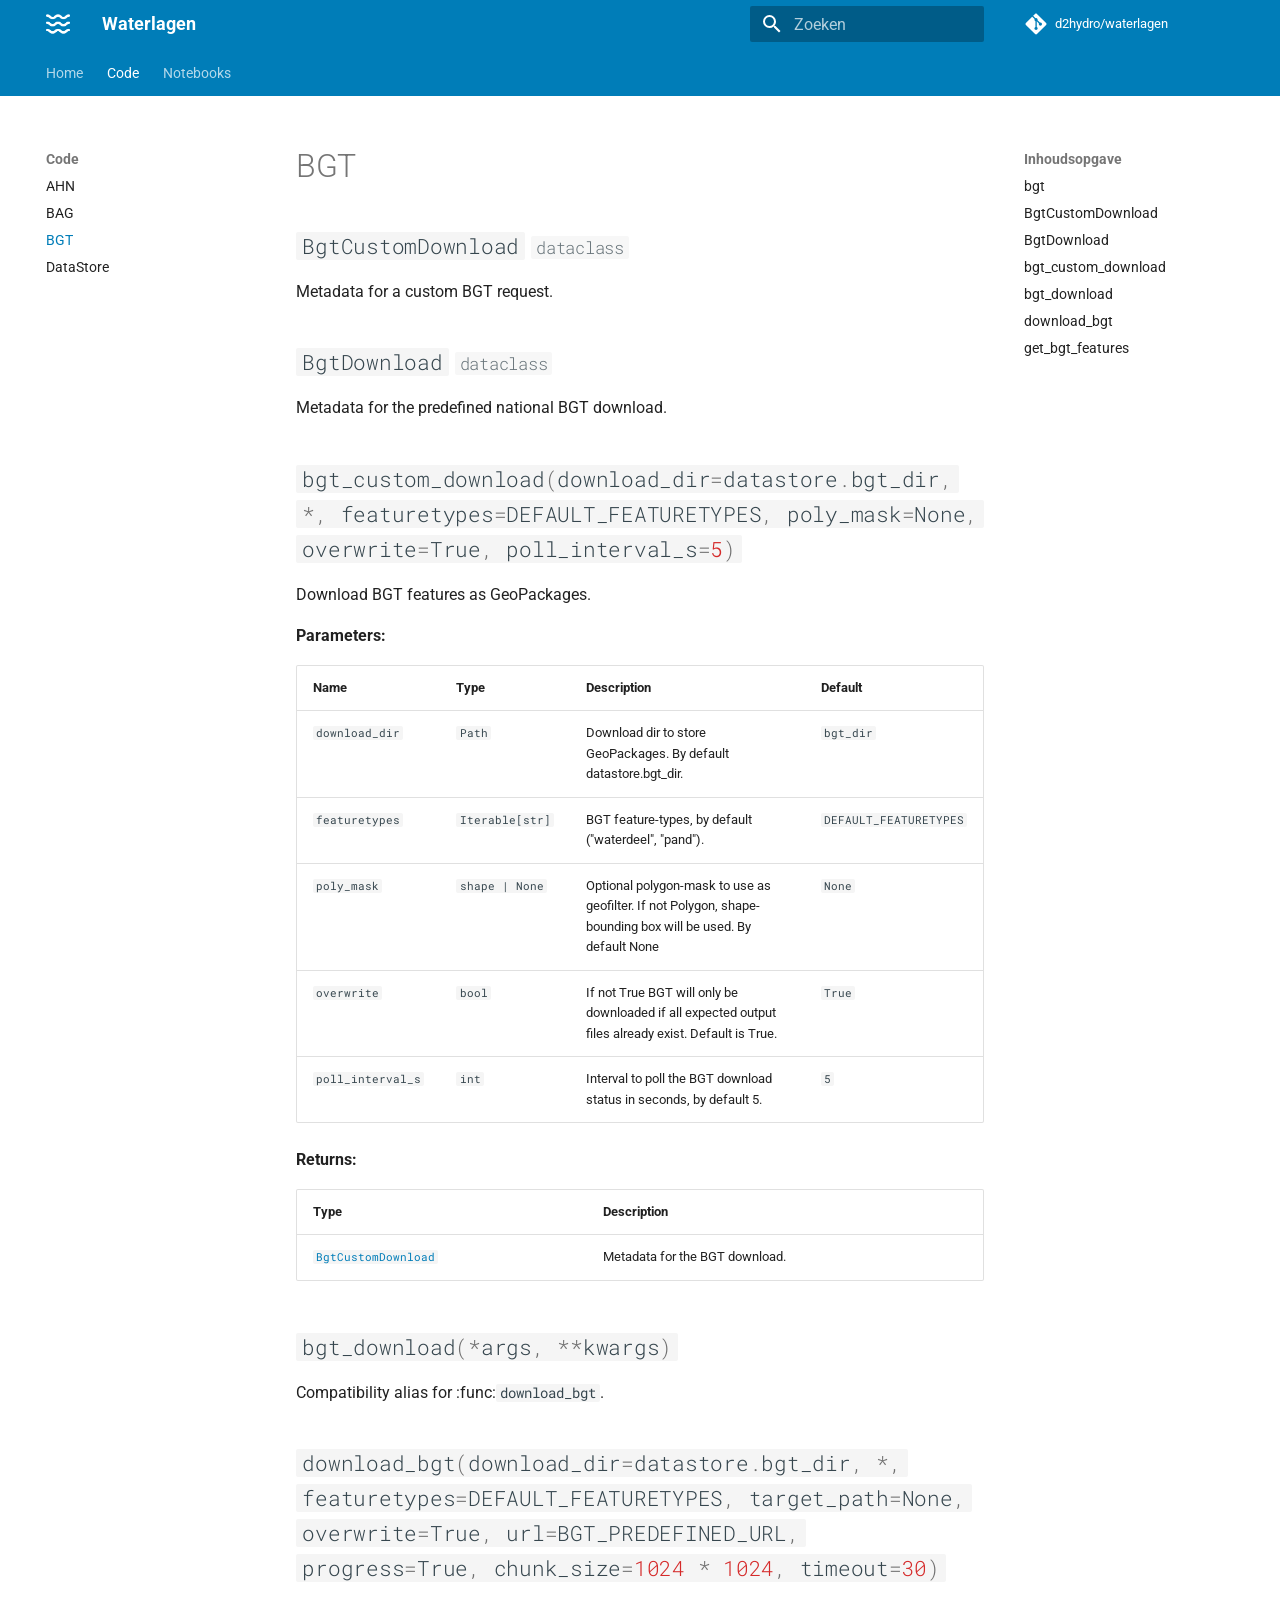
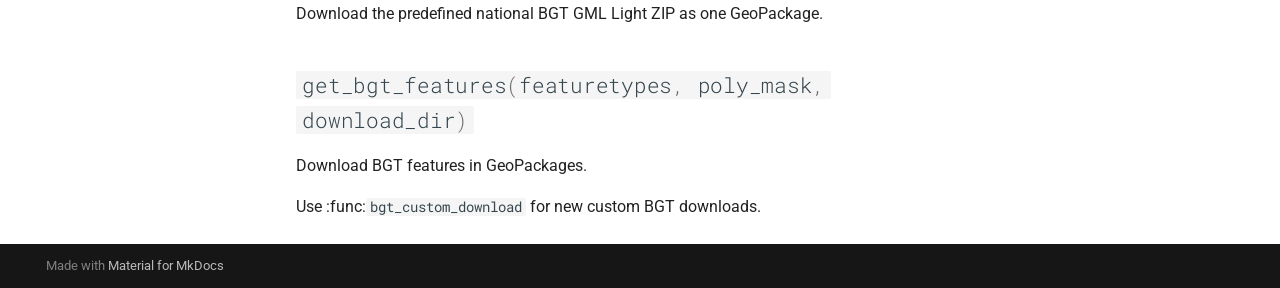
<file: reference/bgt/index.html>
<!doctype html>
<html lang="nl" class="no-js">
  <head>
    
      <meta charset="utf-8">
      <meta name="viewport" content="width=device-width,initial-scale=1">
      
      
      
      
        <link rel="prev" href="../bag/">
      
      
        <link rel="next" href="../datastore/">
      
      
        
      
      
      <link rel="icon" href="../../icons/favicon.png">
      <meta name="generator" content="mkdocs-1.6.1, mkdocs-material-9.7.1">
    
    
      
        <title>BGT - Waterlagen</title>
      
    
    
      <link rel="stylesheet" href="../../assets/stylesheets/main.484c7ddc.min.css">
      
        
        <link rel="stylesheet" href="../../assets/stylesheets/palette.ab4e12ef.min.css">
      
      


    
    
      
    
    
      
        
        
        <link rel="preconnect" href="https://fonts.gstatic.com" crossorigin>
        <link rel="stylesheet" href="https://fonts.googleapis.com/css?family=Roboto:300,300i,400,400i,700,700i%7CRoboto+Mono:400,400i,700,700i&display=fallback">
        <style>:root{--md-text-font:"Roboto";--md-code-font:"Roboto Mono"}</style>
      
    
    
      <link rel="stylesheet" href="../../assets/_mkdocstrings.css">
    
      <link rel="stylesheet" href="../../stylesheets/extra.css">
    
    <script>__md_scope=new URL("../..",location),__md_hash=e=>[...e].reduce(((e,_)=>(e<<5)-e+_.charCodeAt(0)),0),__md_get=(e,_=localStorage,t=__md_scope)=>JSON.parse(_.getItem(t.pathname+"."+e)),__md_set=(e,_,t=localStorage,a=__md_scope)=>{try{t.setItem(a.pathname+"."+e,JSON.stringify(_))}catch(e){}}</script>
    
      

    
    
  </head>
  
  
    
    
    
    
    
    <body dir="ltr" data-md-color-scheme="default" data-md-color-primary="custom" data-md-color-accent="indigo">
  
    
    <input class="md-toggle" data-md-toggle="drawer" type="checkbox" id="__drawer" autocomplete="off">
    <input class="md-toggle" data-md-toggle="search" type="checkbox" id="__search" autocomplete="off">
    <label class="md-overlay" for="__drawer"></label>
    <div data-md-component="skip">
      
        
        <a href="#bgt" class="md-skip">
          Ga naar inhoud
        </a>
      
    </div>
    <div data-md-component="announce">
      
    </div>
    
    
      

<header class="md-header" data-md-component="header">
  <nav class="md-header__inner md-grid" aria-label="Header">
    <a href="../.." title="Waterlagen" class="md-header__button md-logo" aria-label="Waterlagen" data-md-component="logo">
      
  <img src="../../icons/logo.png" alt="logo">

    </a>
    <label class="md-header__button md-icon" for="__drawer">
      
      <svg xmlns="http://www.w3.org/2000/svg" viewBox="0 0 24 24"><path d="M3 6h18v2H3zm0 5h18v2H3zm0 5h18v2H3z"/></svg>
    </label>
    <div class="md-header__title" data-md-component="header-title">
      <div class="md-header__ellipsis">
        <div class="md-header__topic">
          <span class="md-ellipsis">
            Waterlagen
          </span>
        </div>
        <div class="md-header__topic" data-md-component="header-topic">
          <span class="md-ellipsis">
            
              BGT
            
          </span>
        </div>
      </div>
    </div>
    
      
    
    
    
    
      
      
        <label class="md-header__button md-icon" for="__search">
          
          <svg xmlns="http://www.w3.org/2000/svg" viewBox="0 0 24 24"><path d="M9.5 3A6.5 6.5 0 0 1 16 9.5c0 1.61-.59 3.09-1.56 4.23l.27.27h.79l5 5-1.5 1.5-5-5v-.79l-.27-.27A6.52 6.52 0 0 1 9.5 16 6.5 6.5 0 0 1 3 9.5 6.5 6.5 0 0 1 9.5 3m0 2C7 5 5 7 5 9.5S7 14 9.5 14 14 12 14 9.5 12 5 9.5 5"/></svg>
        </label>
        <div class="md-search" data-md-component="search" role="dialog">
  <label class="md-search__overlay" for="__search"></label>
  <div class="md-search__inner" role="search">
    <form class="md-search__form" name="search">
      <input type="text" class="md-search__input" name="query" aria-label="Zoeken" placeholder="Zoeken" autocapitalize="off" autocorrect="off" autocomplete="off" spellcheck="false" data-md-component="search-query" required>
      <label class="md-search__icon md-icon" for="__search">
        
        <svg xmlns="http://www.w3.org/2000/svg" viewBox="0 0 24 24"><path d="M9.5 3A6.5 6.5 0 0 1 16 9.5c0 1.61-.59 3.09-1.56 4.23l.27.27h.79l5 5-1.5 1.5-5-5v-.79l-.27-.27A6.52 6.52 0 0 1 9.5 16 6.5 6.5 0 0 1 3 9.5 6.5 6.5 0 0 1 9.5 3m0 2C7 5 5 7 5 9.5S7 14 9.5 14 14 12 14 9.5 12 5 9.5 5"/></svg>
        
        <svg xmlns="http://www.w3.org/2000/svg" viewBox="0 0 24 24"><path d="M20 11v2H8l5.5 5.5-1.42 1.42L4.16 12l7.92-7.92L13.5 5.5 8 11z"/></svg>
      </label>
      <nav class="md-search__options" aria-label="Zoeken">
        
        <button type="reset" class="md-search__icon md-icon" title="Leegmaken" aria-label="Leegmaken" tabindex="-1">
          
          <svg xmlns="http://www.w3.org/2000/svg" viewBox="0 0 24 24"><path d="M19 6.41 17.59 5 12 10.59 6.41 5 5 6.41 10.59 12 5 17.59 6.41 19 12 13.41 17.59 19 19 17.59 13.41 12z"/></svg>
        </button>
      </nav>
      
    </form>
    <div class="md-search__output">
      <div class="md-search__scrollwrap" tabindex="0" data-md-scrollfix>
        <div class="md-search-result" data-md-component="search-result">
          <div class="md-search-result__meta">
            Zoeken initialiseren
          </div>
          <ol class="md-search-result__list" role="presentation"></ol>
        </div>
      </div>
    </div>
  </div>
</div>
      
    
    
      <div class="md-header__source">
        <a href="https://github.com/d2hydro/waterlagen" title="Ga naar repository" class="md-source" data-md-component="source">
  <div class="md-source__icon md-icon">
    
    <svg xmlns="http://www.w3.org/2000/svg" viewBox="0 0 448 512"><!--! Font Awesome Free 7.1.0 by @fontawesome - https://fontawesome.com License - https://fontawesome.com/license/free (Icons: CC BY 4.0, Fonts: SIL OFL 1.1, Code: MIT License) Copyright 2025 Fonticons, Inc.--><path d="M439.6 236.1 244 40.5c-5.4-5.5-12.8-8.5-20.4-8.5s-15 3-20.4 8.4L162.5 81l51.5 51.5c27.1-9.1 52.7 16.8 43.4 43.7l49.7 49.7c34.2-11.8 61.2 31 35.5 56.7-26.5 26.5-70.2-2.9-56-37.3L240.3 199v121.9c25.3 12.5 22.3 41.8 9.1 55-6.4 6.4-15.2 10.1-24.3 10.1s-17.8-3.6-24.3-10.1c-17.6-17.6-11.1-46.9 11.2-56v-123c-20.8-8.5-24.6-30.7-18.6-45L142.6 101 8.5 235.1C3 240.6 0 247.9 0 255.5s3 15 8.5 20.4l195.6 195.7c5.4 5.4 12.7 8.4 20.4 8.4s15-3 20.4-8.4l194.7-194.7c5.4-5.4 8.4-12.8 8.4-20.4s-3-15-8.4-20.4"/></svg>
  </div>
  <div class="md-source__repository">
    d2hydro/waterlagen
  </div>
</a>
      </div>
    
  </nav>
  
</header>
    
    <div class="md-container" data-md-component="container">
      
      
        
          
            
<nav class="md-tabs" aria-label="Tabs" data-md-component="tabs">
  <div class="md-grid">
    <ul class="md-tabs__list">
      
        
  
  
  
  
    
    
      <li class="md-tabs__item">
        <a href="../.." class="md-tabs__link">
          
  
  
  Home

        </a>
      </li>
    
  

      
        
  
  
  
    
  
  
    
    
      <li class="md-tabs__item md-tabs__item--active">
        <a href="../ahn/" class="md-tabs__link">
          
  
  
  Code

        </a>
      </li>
    
  

      
        
  
  
  
  
    
    
      <li class="md-tabs__item">
        <a href="../../notebooks/dem_alkmaar/" class="md-tabs__link">
          
  
  
  Notebooks

        </a>
      </li>
    
  

      
    </ul>
  </div>
</nav>
          
        
      
      <main class="md-main" data-md-component="main">
        <div class="md-main__inner md-grid">
          
            
              
              <div class="md-sidebar md-sidebar--primary" data-md-component="sidebar" data-md-type="navigation" >
                <div class="md-sidebar__scrollwrap">
                  <div class="md-sidebar__inner">
                    


  


<nav class="md-nav md-nav--primary md-nav--lifted" aria-label="Navigatie" data-md-level="0">
  <label class="md-nav__title" for="__drawer">
    <a href="../.." title="Waterlagen" class="md-nav__button md-logo" aria-label="Waterlagen" data-md-component="logo">
      
  <img src="../../icons/logo.png" alt="logo">

    </a>
    Waterlagen
  </label>
  
    <div class="md-nav__source">
      <a href="https://github.com/d2hydro/waterlagen" title="Ga naar repository" class="md-source" data-md-component="source">
  <div class="md-source__icon md-icon">
    
    <svg xmlns="http://www.w3.org/2000/svg" viewBox="0 0 448 512"><!--! Font Awesome Free 7.1.0 by @fontawesome - https://fontawesome.com License - https://fontawesome.com/license/free (Icons: CC BY 4.0, Fonts: SIL OFL 1.1, Code: MIT License) Copyright 2025 Fonticons, Inc.--><path d="M439.6 236.1 244 40.5c-5.4-5.5-12.8-8.5-20.4-8.5s-15 3-20.4 8.4L162.5 81l51.5 51.5c27.1-9.1 52.7 16.8 43.4 43.7l49.7 49.7c34.2-11.8 61.2 31 35.5 56.7-26.5 26.5-70.2-2.9-56-37.3L240.3 199v121.9c25.3 12.5 22.3 41.8 9.1 55-6.4 6.4-15.2 10.1-24.3 10.1s-17.8-3.6-24.3-10.1c-17.6-17.6-11.1-46.9 11.2-56v-123c-20.8-8.5-24.6-30.7-18.6-45L142.6 101 8.5 235.1C3 240.6 0 247.9 0 255.5s3 15 8.5 20.4l195.6 195.7c5.4 5.4 12.7 8.4 20.4 8.4s15-3 20.4-8.4l194.7-194.7c5.4-5.4 8.4-12.8 8.4-20.4s-3-15-8.4-20.4"/></svg>
  </div>
  <div class="md-source__repository">
    d2hydro/waterlagen
  </div>
</a>
    </div>
  
  <ul class="md-nav__list" data-md-scrollfix>
    
      
      
  
  
  
  
    
    
    
    
      
      
    
    
    <li class="md-nav__item md-nav__item--nested">
      
        
        
        <input class="md-nav__toggle md-toggle " type="checkbox" id="__nav_1" >
        
          
          <label class="md-nav__link" for="__nav_1" id="__nav_1_label" tabindex="0">
            
  
  
  <span class="md-ellipsis">
    
  
    Home
  

    
  </span>
  
  

            <span class="md-nav__icon md-icon"></span>
          </label>
        
        <nav class="md-nav" data-md-level="1" aria-labelledby="__nav_1_label" aria-expanded="false">
          <label class="md-nav__title" for="__nav_1">
            <span class="md-nav__icon md-icon"></span>
            
  
    Home
  

          </label>
          <ul class="md-nav__list" data-md-scrollfix>
            
              
                
  
  
  
  
    <li class="md-nav__item">
      <a href="../.." class="md-nav__link">
        
  
  
  <span class="md-ellipsis">
    
  
    Algemeen
  

    
  </span>
  
  

      </a>
    </li>
  

              
            
              
                
  
  
  
  
    <li class="md-nav__item">
      <a href="../../datastore/" class="md-nav__link">
        
  
  
  <span class="md-ellipsis">
    
  
    DataStore
  

    
  </span>
  
  

      </a>
    </li>
  

              
            
              
                
  
  
  
  
    <li class="md-nav__item">
      <a href="../../downloads/" class="md-nav__link">
        
  
  
  <span class="md-ellipsis">
    
  
    Downloads
  

    
  </span>
  
  

      </a>
    </li>
  

              
            
              
                
  
  
  
  
    <li class="md-nav__item">
      <a href="../../bewerkingen/" class="md-nav__link">
        
  
  
  <span class="md-ellipsis">
    
  
    Bewerkingen
  

    
  </span>
  
  

      </a>
    </li>
  

              
            
          </ul>
        </nav>
      
    </li>
  

    
      
      
  
  
    
  
  
  
    
    
    
    
      
        
        
      
      
    
    
    <li class="md-nav__item md-nav__item--active md-nav__item--section md-nav__item--nested">
      
        
        
        <input class="md-nav__toggle md-toggle " type="checkbox" id="__nav_2" checked>
        
          
          <label class="md-nav__link" for="__nav_2" id="__nav_2_label" tabindex="">
            
  
  
  <span class="md-ellipsis">
    
  
    Code
  

    
  </span>
  
  

            <span class="md-nav__icon md-icon"></span>
          </label>
        
        <nav class="md-nav" data-md-level="1" aria-labelledby="__nav_2_label" aria-expanded="true">
          <label class="md-nav__title" for="__nav_2">
            <span class="md-nav__icon md-icon"></span>
            
  
    Code
  

          </label>
          <ul class="md-nav__list" data-md-scrollfix>
            
              
                
  
  
  
  
    <li class="md-nav__item">
      <a href="../ahn/" class="md-nav__link">
        
  
  
  <span class="md-ellipsis">
    
  
    AHN
  

    
  </span>
  
  

      </a>
    </li>
  

              
            
              
                
  
  
  
  
    <li class="md-nav__item">
      <a href="../bag/" class="md-nav__link">
        
  
  
  <span class="md-ellipsis">
    
  
    BAG
  

    
  </span>
  
  

      </a>
    </li>
  

              
            
              
                
  
  
    
  
  
  
    <li class="md-nav__item md-nav__item--active">
      
      <input class="md-nav__toggle md-toggle" type="checkbox" id="__toc">
      
      
        
      
      
        <label class="md-nav__link md-nav__link--active" for="__toc">
          
  
  
  <span class="md-ellipsis">
    
  
    BGT
  

    
  </span>
  
  

          <span class="md-nav__icon md-icon"></span>
        </label>
      
      <a href="./" class="md-nav__link md-nav__link--active">
        
  
  
  <span class="md-ellipsis">
    
  
    BGT
  

    
  </span>
  
  

      </a>
      
        

<nav class="md-nav md-nav--secondary" aria-label="Inhoudsopgave">
  
  
  
    
  
  
    <label class="md-nav__title" for="__toc">
      <span class="md-nav__icon md-icon"></span>
      Inhoudsopgave
    </label>
    <ul class="md-nav__list" data-md-component="toc" data-md-scrollfix>
      
        <li class="md-nav__item">
  <a href="#waterlagen.bgt" class="md-nav__link">
    <span class="md-ellipsis">
      
        bgt
      
    </span>
  </a>
  
</li>
      
        <li class="md-nav__item">
  <a href="#waterlagen.bgt.BgtCustomDownload" class="md-nav__link">
    <span class="md-ellipsis">
      
        BgtCustomDownload
      
    </span>
  </a>
  
</li>
      
        <li class="md-nav__item">
  <a href="#waterlagen.bgt.BgtDownload" class="md-nav__link">
    <span class="md-ellipsis">
      
        BgtDownload
      
    </span>
  </a>
  
</li>
      
        <li class="md-nav__item">
  <a href="#waterlagen.bgt.bgt_custom_download" class="md-nav__link">
    <span class="md-ellipsis">
      
        bgt_custom_download
      
    </span>
  </a>
  
</li>
      
        <li class="md-nav__item">
  <a href="#waterlagen.bgt.bgt_download" class="md-nav__link">
    <span class="md-ellipsis">
      
        bgt_download
      
    </span>
  </a>
  
</li>
      
        <li class="md-nav__item">
  <a href="#waterlagen.bgt.download_bgt" class="md-nav__link">
    <span class="md-ellipsis">
      
        download_bgt
      
    </span>
  </a>
  
</li>
      
        <li class="md-nav__item">
  <a href="#waterlagen.bgt.get_bgt_features" class="md-nav__link">
    <span class="md-ellipsis">
      
        get_bgt_features
      
    </span>
  </a>
  
</li>
      
    </ul>
  
</nav>
      
    </li>
  

              
            
              
                
  
  
  
  
    <li class="md-nav__item">
      <a href="../datastore/" class="md-nav__link">
        
  
  
  <span class="md-ellipsis">
    
  
    DataStore
  

    
  </span>
  
  

      </a>
    </li>
  

              
            
          </ul>
        </nav>
      
    </li>
  

    
      
      
  
  
  
  
    
    
    
    
      
      
    
    
    <li class="md-nav__item md-nav__item--nested">
      
        
        
        <input class="md-nav__toggle md-toggle " type="checkbox" id="__nav_3" >
        
          
          <label class="md-nav__link" for="__nav_3" id="__nav_3_label" tabindex="0">
            
  
  
  <span class="md-ellipsis">
    
  
    Notebooks
  

    
  </span>
  
  

            <span class="md-nav__icon md-icon"></span>
          </label>
        
        <nav class="md-nav" data-md-level="1" aria-labelledby="__nav_3_label" aria-expanded="false">
          <label class="md-nav__title" for="__nav_3">
            <span class="md-nav__icon md-icon"></span>
            
  
    Notebooks
  

          </label>
          <ul class="md-nav__list" data-md-scrollfix>
            
              
                
  
  
  
  
    <li class="md-nav__item">
      <a href="../../notebooks/dem_alkmaar/" class="md-nav__link">
        
  
  
  <span class="md-ellipsis">
    
  
    DEM Alkmaar
  

    
  </span>
  
  

      </a>
    </li>
  

              
            
          </ul>
        </nav>
      
    </li>
  

    
  </ul>
</nav>
                  </div>
                </div>
              </div>
            
            
              
              <div class="md-sidebar md-sidebar--secondary" data-md-component="sidebar" data-md-type="toc" >
                <div class="md-sidebar__scrollwrap">
                  <div class="md-sidebar__inner">
                    

<nav class="md-nav md-nav--secondary" aria-label="Inhoudsopgave">
  
  
  
    
  
  
    <label class="md-nav__title" for="__toc">
      <span class="md-nav__icon md-icon"></span>
      Inhoudsopgave
    </label>
    <ul class="md-nav__list" data-md-component="toc" data-md-scrollfix>
      
        <li class="md-nav__item">
  <a href="#waterlagen.bgt" class="md-nav__link">
    <span class="md-ellipsis">
      
        bgt
      
    </span>
  </a>
  
</li>
      
        <li class="md-nav__item">
  <a href="#waterlagen.bgt.BgtCustomDownload" class="md-nav__link">
    <span class="md-ellipsis">
      
        BgtCustomDownload
      
    </span>
  </a>
  
</li>
      
        <li class="md-nav__item">
  <a href="#waterlagen.bgt.BgtDownload" class="md-nav__link">
    <span class="md-ellipsis">
      
        BgtDownload
      
    </span>
  </a>
  
</li>
      
        <li class="md-nav__item">
  <a href="#waterlagen.bgt.bgt_custom_download" class="md-nav__link">
    <span class="md-ellipsis">
      
        bgt_custom_download
      
    </span>
  </a>
  
</li>
      
        <li class="md-nav__item">
  <a href="#waterlagen.bgt.bgt_download" class="md-nav__link">
    <span class="md-ellipsis">
      
        bgt_download
      
    </span>
  </a>
  
</li>
      
        <li class="md-nav__item">
  <a href="#waterlagen.bgt.download_bgt" class="md-nav__link">
    <span class="md-ellipsis">
      
        download_bgt
      
    </span>
  </a>
  
</li>
      
        <li class="md-nav__item">
  <a href="#waterlagen.bgt.get_bgt_features" class="md-nav__link">
    <span class="md-ellipsis">
      
        get_bgt_features
      
    </span>
  </a>
  
</li>
      
    </ul>
  
</nav>
                  </div>
                </div>
              </div>
            
          
          
            <div class="md-content" data-md-component="content">
              
              <article class="md-content__inner md-typeset">
                
                  


  
  


<h1 id="bgt">BGT</h1>


<div class="doc doc-object doc-module">



<a id="waterlagen.bgt"></a>
    <div class="doc doc-contents first">










<div class="doc doc-children">









<div class="doc doc-object doc-class">



<h2 id="waterlagen.bgt.BgtCustomDownload" class="doc doc-heading">
            <code>BgtCustomDownload</code>


  <span class="doc doc-labels">
      <small class="doc doc-label doc-label-dataclass"><code>dataclass</code></small>
  </span>

</h2>


    <div class="doc doc-contents ">



        <p>Metadata for a custom BGT request.</p>











<div class="doc doc-children">












  </div>

    </div>

</div>

<div class="doc doc-object doc-class">



<h2 id="waterlagen.bgt.BgtDownload" class="doc doc-heading">
            <code>BgtDownload</code>


  <span class="doc doc-labels">
      <small class="doc doc-label doc-label-dataclass"><code>dataclass</code></small>
  </span>

</h2>


    <div class="doc doc-contents ">



        <p>Metadata for the predefined national BGT download.</p>











<div class="doc doc-children">












  </div>

    </div>

</div>


<div class="doc doc-object doc-function">


<h2 id="waterlagen.bgt.bgt_custom_download" class="doc doc-heading">
            <code class="highlight language-python"><span class="n">bgt_custom_download</span><span class="p">(</span><span class="n">download_dir</span><span class="o">=</span><span class="n">datastore</span><span class="o">.</span><span class="n">bgt_dir</span><span class="p">,</span> <span class="o">*</span><span class="p">,</span> <span class="n">featuretypes</span><span class="o">=</span><span class="n">DEFAULT_FEATURETYPES</span><span class="p">,</span> <span class="n">poly_mask</span><span class="o">=</span><span class="kc">None</span><span class="p">,</span> <span class="n">overwrite</span><span class="o">=</span><span class="kc">True</span><span class="p">,</span> <span class="n">poll_interval_s</span><span class="o">=</span><span class="mi">5</span><span class="p">)</span></code>

</h2>


    <div class="doc doc-contents ">

        <p>Download BGT features as GeoPackages.</p>


<p><span class="doc-section-title">Parameters:</span></p>
    <table>
      <thead>
        <tr>
          <th>Name</th>
          <th>Type</th>
          <th>Description</th>
          <th>Default</th>
        </tr>
      </thead>
      <tbody>
          <tr class="doc-section-item">
            <td>
                <code>download_dir</code>
            </td>
            <td>
                  <code><span title="pathlib.Path">Path</span></code>
            </td>
            <td>
              <div class="doc-md-description">
                <p>Download dir to store GeoPackages. By default datastore.bgt_dir.</p>
              </div>
            </td>
            <td>
                  <code><span title="waterlagen.datastore.bgt_dir">bgt_dir</span></code>
            </td>
          </tr>
          <tr class="doc-section-item">
            <td>
                <code>featuretypes</code>
            </td>
            <td>
                  <code><span title="typing.Iterable">Iterable</span>[<span title="str">str</span>]</code>
            </td>
            <td>
              <div class="doc-md-description">
                <p>BGT feature-types, by default ("waterdeel", "pand").</p>
              </div>
            </td>
            <td>
                  <code><span title="waterlagen.bgt.download.DEFAULT_FEATURETYPES">DEFAULT_FEATURETYPES</span></code>
            </td>
          </tr>
          <tr class="doc-section-item">
            <td>
                <code>poly_mask</code>
            </td>
            <td>
                  <code><span title="shape">shape</span> | None</code>
            </td>
            <td>
              <div class="doc-md-description">
                <p>Optional polygon-mask to use as geofilter. If not Polygon, shape-bounding box will be used.
By default None</p>
              </div>
            </td>
            <td>
                  <code>None</code>
            </td>
          </tr>
          <tr class="doc-section-item">
            <td>
                <code>overwrite</code>
            </td>
            <td>
                  <code><span title="bool">bool</span></code>
            </td>
            <td>
              <div class="doc-md-description">
                <p>If not True BGT will only be downloaded if all expected output files already exist.
Default is True.</p>
              </div>
            </td>
            <td>
                  <code>True</code>
            </td>
          </tr>
          <tr class="doc-section-item">
            <td>
                <code>poll_interval_s</code>
            </td>
            <td>
                  <code><span title="int">int</span></code>
            </td>
            <td>
              <div class="doc-md-description">
                <p>Interval to poll the BGT download status in seconds, by default 5.</p>
              </div>
            </td>
            <td>
                  <code>5</code>
            </td>
          </tr>
      </tbody>
    </table>


    <p><span class="doc-section-title">Returns:</span></p>
    <table>
      <thead>
        <tr>
          <th>Type</th>
          <th>Description</th>
        </tr>
      </thead>
      <tbody>
          <tr class="doc-section-item">
            <td>
                  <code><a class="autorefs autorefs-internal" title="BgtCustomDownload


  
      dataclass
   (waterlagen.bgt.download.BgtCustomDownload)" href="#waterlagen.bgt.BgtCustomDownload">BgtCustomDownload</a></code>
            </td>
            <td>
              <div class="doc-md-description">
                <p>Metadata for the BGT download.</p>
              </div>
            </td>
          </tr>
      </tbody>
    </table>


    </div>

</div>

<div class="doc doc-object doc-function">


<h2 id="waterlagen.bgt.bgt_download" class="doc doc-heading">
            <code class="highlight language-python"><span class="n">bgt_download</span><span class="p">(</span><span class="o">*</span><span class="n">args</span><span class="p">,</span> <span class="o">**</span><span class="n">kwargs</span><span class="p">)</span></code>

</h2>


    <div class="doc doc-contents ">

        <p>Compatibility alias for :func:<code>download_bgt</code>.</p>


    </div>

</div>

<div class="doc doc-object doc-function">


<h2 id="waterlagen.bgt.download_bgt" class="doc doc-heading">
            <code class="highlight language-python"><span class="n">download_bgt</span><span class="p">(</span><span class="n">download_dir</span><span class="o">=</span><span class="n">datastore</span><span class="o">.</span><span class="n">bgt_dir</span><span class="p">,</span> <span class="o">*</span><span class="p">,</span> <span class="n">featuretypes</span><span class="o">=</span><span class="n">DEFAULT_FEATURETYPES</span><span class="p">,</span> <span class="n">target_path</span><span class="o">=</span><span class="kc">None</span><span class="p">,</span> <span class="n">overwrite</span><span class="o">=</span><span class="kc">True</span><span class="p">,</span> <span class="n">url</span><span class="o">=</span><span class="n">BGT_PREDEFINED_URL</span><span class="p">,</span> <span class="n">progress</span><span class="o">=</span><span class="kc">True</span><span class="p">,</span> <span class="n">chunk_size</span><span class="o">=</span><span class="mi">1024</span> <span class="o">*</span> <span class="mi">1024</span><span class="p">,</span> <span class="n">timeout</span><span class="o">=</span><span class="mi">30</span><span class="p">)</span></code>

</h2>


    <div class="doc doc-contents ">

        <p>Download the predefined national BGT GML Light ZIP as one GeoPackage.</p>


    </div>

</div>

<div class="doc doc-object doc-function">


<h2 id="waterlagen.bgt.get_bgt_features" class="doc doc-heading">
            <code class="highlight language-python"><span class="n">get_bgt_features</span><span class="p">(</span><span class="n">featuretypes</span><span class="p">,</span> <span class="n">poly_mask</span><span class="p">,</span> <span class="n">download_dir</span><span class="p">)</span></code>

</h2>


    <div class="doc doc-contents ">

        <p>Download BGT features in GeoPackages.</p>
<p>Use :func:<code>bgt_custom_download</code> for new custom BGT downloads.</p>


    </div>

</div>



  </div>

    </div>

</div>












                
              </article>
            </div>
          
          
<script>var target=document.getElementById(location.hash.slice(1));target&&target.name&&(target.checked=target.name.startsWith("__tabbed_"))</script>
        </div>
        
      </main>
      
        <footer class="md-footer">
  
  <div class="md-footer-meta md-typeset">
    <div class="md-footer-meta__inner md-grid">
      <div class="md-copyright">
  
  
    Made with
    <a href="https://squidfunk.github.io/mkdocs-material/" target="_blank" rel="noopener">
      Material for MkDocs
    </a>
  
</div>
      
    </div>
  </div>
</footer>
      
    </div>
    <div class="md-dialog" data-md-component="dialog">
      <div class="md-dialog__inner md-typeset"></div>
    </div>
    
    
    
      
      
      <script id="__config" type="application/json">{"annotate": null, "base": "../..", "features": ["navigation.tabs", "content.code.copy"], "search": "../../assets/javascripts/workers/search.2c215733.min.js", "tags": null, "translations": {"clipboard.copied": "Gekopieerd naar klembord", "clipboard.copy": "Kopi\u00ebren naar klembord", "search.result.more.one": "1 extra overeenkomst op deze pagina", "search.result.more.other": "# extra overeenkomsten op deze pagina", "search.result.none": "Geen overeenkomende documenten", "search.result.one": "1 overeenkomende document", "search.result.other": "# overeenkomende documenten", "search.result.placeholder": "Typ om te beginnen met zoeken", "search.result.term.missing": "Ontbreekt", "select.version": "Selecteer versie"}, "version": null}</script>
    
    
      <script src="../../assets/javascripts/bundle.79ae519e.min.js"></script>
      
    
  </body>
</html>
</file>
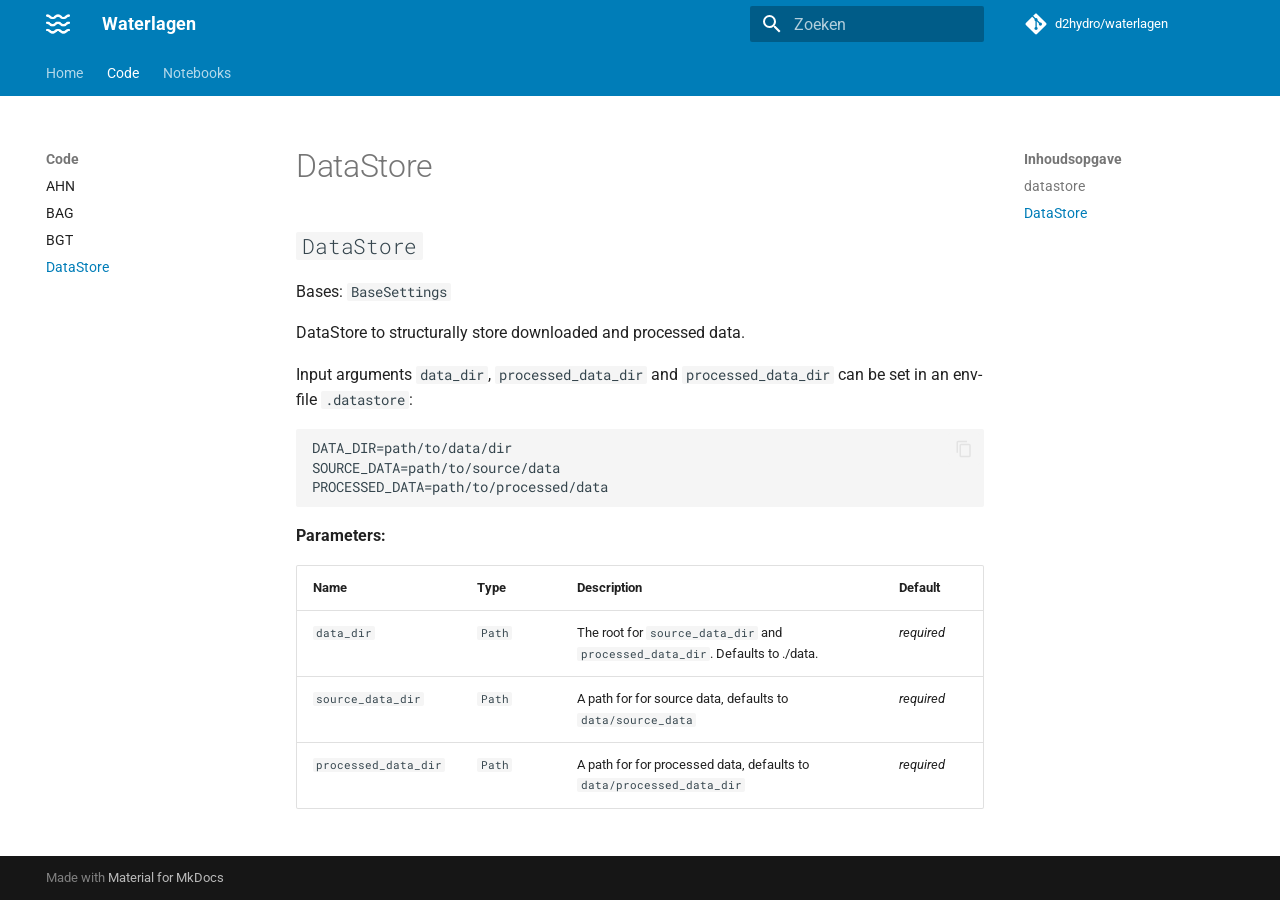
<file: reference/datastore/index.html>
<!doctype html>
<html lang="nl" class="no-js">
  <head>
    
      <meta charset="utf-8">
      <meta name="viewport" content="width=device-width,initial-scale=1">
      
      
      
      
        <link rel="prev" href="../bgt/">
      
      
        <link rel="next" href="../../notebooks/dem_alkmaar/">
      
      
        
      
      
      <link rel="icon" href="../../icons/favicon.png">
      <meta name="generator" content="mkdocs-1.6.1, mkdocs-material-9.7.1">
    
    
      
        <title>DataStore - Waterlagen</title>
      
    
    
      <link rel="stylesheet" href="../../assets/stylesheets/main.484c7ddc.min.css">
      
        
        <link rel="stylesheet" href="../../assets/stylesheets/palette.ab4e12ef.min.css">
      
      


    
    
      
    
    
      
        
        
        <link rel="preconnect" href="https://fonts.gstatic.com" crossorigin>
        <link rel="stylesheet" href="https://fonts.googleapis.com/css?family=Roboto:300,300i,400,400i,700,700i%7CRoboto+Mono:400,400i,700,700i&display=fallback">
        <style>:root{--md-text-font:"Roboto";--md-code-font:"Roboto Mono"}</style>
      
    
    
      <link rel="stylesheet" href="../../assets/_mkdocstrings.css">
    
      <link rel="stylesheet" href="../../stylesheets/extra.css">
    
    <script>__md_scope=new URL("../..",location),__md_hash=e=>[...e].reduce(((e,_)=>(e<<5)-e+_.charCodeAt(0)),0),__md_get=(e,_=localStorage,t=__md_scope)=>JSON.parse(_.getItem(t.pathname+"."+e)),__md_set=(e,_,t=localStorage,a=__md_scope)=>{try{t.setItem(a.pathname+"."+e,JSON.stringify(_))}catch(e){}}</script>
    
      

    
    
  </head>
  
  
    
    
    
    
    
    <body dir="ltr" data-md-color-scheme="default" data-md-color-primary="custom" data-md-color-accent="indigo">
  
    
    <input class="md-toggle" data-md-toggle="drawer" type="checkbox" id="__drawer" autocomplete="off">
    <input class="md-toggle" data-md-toggle="search" type="checkbox" id="__search" autocomplete="off">
    <label class="md-overlay" for="__drawer"></label>
    <div data-md-component="skip">
      
        
        <a href="#datastore" class="md-skip">
          Ga naar inhoud
        </a>
      
    </div>
    <div data-md-component="announce">
      
    </div>
    
    
      

<header class="md-header" data-md-component="header">
  <nav class="md-header__inner md-grid" aria-label="Header">
    <a href="../.." title="Waterlagen" class="md-header__button md-logo" aria-label="Waterlagen" data-md-component="logo">
      
  <img src="../../icons/logo.png" alt="logo">

    </a>
    <label class="md-header__button md-icon" for="__drawer">
      
      <svg xmlns="http://www.w3.org/2000/svg" viewBox="0 0 24 24"><path d="M3 6h18v2H3zm0 5h18v2H3zm0 5h18v2H3z"/></svg>
    </label>
    <div class="md-header__title" data-md-component="header-title">
      <div class="md-header__ellipsis">
        <div class="md-header__topic">
          <span class="md-ellipsis">
            Waterlagen
          </span>
        </div>
        <div class="md-header__topic" data-md-component="header-topic">
          <span class="md-ellipsis">
            
              DataStore
            
          </span>
        </div>
      </div>
    </div>
    
      
    
    
    
    
      
      
        <label class="md-header__button md-icon" for="__search">
          
          <svg xmlns="http://www.w3.org/2000/svg" viewBox="0 0 24 24"><path d="M9.5 3A6.5 6.5 0 0 1 16 9.5c0 1.61-.59 3.09-1.56 4.23l.27.27h.79l5 5-1.5 1.5-5-5v-.79l-.27-.27A6.52 6.52 0 0 1 9.5 16 6.5 6.5 0 0 1 3 9.5 6.5 6.5 0 0 1 9.5 3m0 2C7 5 5 7 5 9.5S7 14 9.5 14 14 12 14 9.5 12 5 9.5 5"/></svg>
        </label>
        <div class="md-search" data-md-component="search" role="dialog">
  <label class="md-search__overlay" for="__search"></label>
  <div class="md-search__inner" role="search">
    <form class="md-search__form" name="search">
      <input type="text" class="md-search__input" name="query" aria-label="Zoeken" placeholder="Zoeken" autocapitalize="off" autocorrect="off" autocomplete="off" spellcheck="false" data-md-component="search-query" required>
      <label class="md-search__icon md-icon" for="__search">
        
        <svg xmlns="http://www.w3.org/2000/svg" viewBox="0 0 24 24"><path d="M9.5 3A6.5 6.5 0 0 1 16 9.5c0 1.61-.59 3.09-1.56 4.23l.27.27h.79l5 5-1.5 1.5-5-5v-.79l-.27-.27A6.52 6.52 0 0 1 9.5 16 6.5 6.5 0 0 1 3 9.5 6.5 6.5 0 0 1 9.5 3m0 2C7 5 5 7 5 9.5S7 14 9.5 14 14 12 14 9.5 12 5 9.5 5"/></svg>
        
        <svg xmlns="http://www.w3.org/2000/svg" viewBox="0 0 24 24"><path d="M20 11v2H8l5.5 5.5-1.42 1.42L4.16 12l7.92-7.92L13.5 5.5 8 11z"/></svg>
      </label>
      <nav class="md-search__options" aria-label="Zoeken">
        
        <button type="reset" class="md-search__icon md-icon" title="Leegmaken" aria-label="Leegmaken" tabindex="-1">
          
          <svg xmlns="http://www.w3.org/2000/svg" viewBox="0 0 24 24"><path d="M19 6.41 17.59 5 12 10.59 6.41 5 5 6.41 10.59 12 5 17.59 6.41 19 12 13.41 17.59 19 19 17.59 13.41 12z"/></svg>
        </button>
      </nav>
      
    </form>
    <div class="md-search__output">
      <div class="md-search__scrollwrap" tabindex="0" data-md-scrollfix>
        <div class="md-search-result" data-md-component="search-result">
          <div class="md-search-result__meta">
            Zoeken initialiseren
          </div>
          <ol class="md-search-result__list" role="presentation"></ol>
        </div>
      </div>
    </div>
  </div>
</div>
      
    
    
      <div class="md-header__source">
        <a href="https://github.com/d2hydro/waterlagen" title="Ga naar repository" class="md-source" data-md-component="source">
  <div class="md-source__icon md-icon">
    
    <svg xmlns="http://www.w3.org/2000/svg" viewBox="0 0 448 512"><!--! Font Awesome Free 7.1.0 by @fontawesome - https://fontawesome.com License - https://fontawesome.com/license/free (Icons: CC BY 4.0, Fonts: SIL OFL 1.1, Code: MIT License) Copyright 2025 Fonticons, Inc.--><path d="M439.6 236.1 244 40.5c-5.4-5.5-12.8-8.5-20.4-8.5s-15 3-20.4 8.4L162.5 81l51.5 51.5c27.1-9.1 52.7 16.8 43.4 43.7l49.7 49.7c34.2-11.8 61.2 31 35.5 56.7-26.5 26.5-70.2-2.9-56-37.3L240.3 199v121.9c25.3 12.5 22.3 41.8 9.1 55-6.4 6.4-15.2 10.1-24.3 10.1s-17.8-3.6-24.3-10.1c-17.6-17.6-11.1-46.9 11.2-56v-123c-20.8-8.5-24.6-30.7-18.6-45L142.6 101 8.5 235.1C3 240.6 0 247.9 0 255.5s3 15 8.5 20.4l195.6 195.7c5.4 5.4 12.7 8.4 20.4 8.4s15-3 20.4-8.4l194.7-194.7c5.4-5.4 8.4-12.8 8.4-20.4s-3-15-8.4-20.4"/></svg>
  </div>
  <div class="md-source__repository">
    d2hydro/waterlagen
  </div>
</a>
      </div>
    
  </nav>
  
</header>
    
    <div class="md-container" data-md-component="container">
      
      
        
          
            
<nav class="md-tabs" aria-label="Tabs" data-md-component="tabs">
  <div class="md-grid">
    <ul class="md-tabs__list">
      
        
  
  
  
  
    
    
      <li class="md-tabs__item">
        <a href="../.." class="md-tabs__link">
          
  
  
  Home

        </a>
      </li>
    
  

      
        
  
  
  
    
  
  
    
    
      <li class="md-tabs__item md-tabs__item--active">
        <a href="../ahn/" class="md-tabs__link">
          
  
  
  Code

        </a>
      </li>
    
  

      
        
  
  
  
  
    
    
      <li class="md-tabs__item">
        <a href="../../notebooks/dem_alkmaar/" class="md-tabs__link">
          
  
  
  Notebooks

        </a>
      </li>
    
  

      
    </ul>
  </div>
</nav>
          
        
      
      <main class="md-main" data-md-component="main">
        <div class="md-main__inner md-grid">
          
            
              
              <div class="md-sidebar md-sidebar--primary" data-md-component="sidebar" data-md-type="navigation" >
                <div class="md-sidebar__scrollwrap">
                  <div class="md-sidebar__inner">
                    


  


<nav class="md-nav md-nav--primary md-nav--lifted" aria-label="Navigatie" data-md-level="0">
  <label class="md-nav__title" for="__drawer">
    <a href="../.." title="Waterlagen" class="md-nav__button md-logo" aria-label="Waterlagen" data-md-component="logo">
      
  <img src="../../icons/logo.png" alt="logo">

    </a>
    Waterlagen
  </label>
  
    <div class="md-nav__source">
      <a href="https://github.com/d2hydro/waterlagen" title="Ga naar repository" class="md-source" data-md-component="source">
  <div class="md-source__icon md-icon">
    
    <svg xmlns="http://www.w3.org/2000/svg" viewBox="0 0 448 512"><!--! Font Awesome Free 7.1.0 by @fontawesome - https://fontawesome.com License - https://fontawesome.com/license/free (Icons: CC BY 4.0, Fonts: SIL OFL 1.1, Code: MIT License) Copyright 2025 Fonticons, Inc.--><path d="M439.6 236.1 244 40.5c-5.4-5.5-12.8-8.5-20.4-8.5s-15 3-20.4 8.4L162.5 81l51.5 51.5c27.1-9.1 52.7 16.8 43.4 43.7l49.7 49.7c34.2-11.8 61.2 31 35.5 56.7-26.5 26.5-70.2-2.9-56-37.3L240.3 199v121.9c25.3 12.5 22.3 41.8 9.1 55-6.4 6.4-15.2 10.1-24.3 10.1s-17.8-3.6-24.3-10.1c-17.6-17.6-11.1-46.9 11.2-56v-123c-20.8-8.5-24.6-30.7-18.6-45L142.6 101 8.5 235.1C3 240.6 0 247.9 0 255.5s3 15 8.5 20.4l195.6 195.7c5.4 5.4 12.7 8.4 20.4 8.4s15-3 20.4-8.4l194.7-194.7c5.4-5.4 8.4-12.8 8.4-20.4s-3-15-8.4-20.4"/></svg>
  </div>
  <div class="md-source__repository">
    d2hydro/waterlagen
  </div>
</a>
    </div>
  
  <ul class="md-nav__list" data-md-scrollfix>
    
      
      
  
  
  
  
    
    
    
    
      
      
    
    
    <li class="md-nav__item md-nav__item--nested">
      
        
        
        <input class="md-nav__toggle md-toggle " type="checkbox" id="__nav_1" >
        
          
          <label class="md-nav__link" for="__nav_1" id="__nav_1_label" tabindex="0">
            
  
  
  <span class="md-ellipsis">
    
  
    Home
  

    
  </span>
  
  

            <span class="md-nav__icon md-icon"></span>
          </label>
        
        <nav class="md-nav" data-md-level="1" aria-labelledby="__nav_1_label" aria-expanded="false">
          <label class="md-nav__title" for="__nav_1">
            <span class="md-nav__icon md-icon"></span>
            
  
    Home
  

          </label>
          <ul class="md-nav__list" data-md-scrollfix>
            
              
                
  
  
  
  
    <li class="md-nav__item">
      <a href="../.." class="md-nav__link">
        
  
  
  <span class="md-ellipsis">
    
  
    Algemeen
  

    
  </span>
  
  

      </a>
    </li>
  

              
            
              
                
  
  
  
  
    <li class="md-nav__item">
      <a href="../../datastore/" class="md-nav__link">
        
  
  
  <span class="md-ellipsis">
    
  
    DataStore
  

    
  </span>
  
  

      </a>
    </li>
  

              
            
              
                
  
  
  
  
    <li class="md-nav__item">
      <a href="../../downloads/" class="md-nav__link">
        
  
  
  <span class="md-ellipsis">
    
  
    Downloads
  

    
  </span>
  
  

      </a>
    </li>
  

              
            
              
                
  
  
  
  
    <li class="md-nav__item">
      <a href="../../bewerkingen/" class="md-nav__link">
        
  
  
  <span class="md-ellipsis">
    
  
    Bewerkingen
  

    
  </span>
  
  

      </a>
    </li>
  

              
            
          </ul>
        </nav>
      
    </li>
  

    
      
      
  
  
    
  
  
  
    
    
    
    
      
        
        
      
      
    
    
    <li class="md-nav__item md-nav__item--active md-nav__item--section md-nav__item--nested">
      
        
        
        <input class="md-nav__toggle md-toggle " type="checkbox" id="__nav_2" checked>
        
          
          <label class="md-nav__link" for="__nav_2" id="__nav_2_label" tabindex="">
            
  
  
  <span class="md-ellipsis">
    
  
    Code
  

    
  </span>
  
  

            <span class="md-nav__icon md-icon"></span>
          </label>
        
        <nav class="md-nav" data-md-level="1" aria-labelledby="__nav_2_label" aria-expanded="true">
          <label class="md-nav__title" for="__nav_2">
            <span class="md-nav__icon md-icon"></span>
            
  
    Code
  

          </label>
          <ul class="md-nav__list" data-md-scrollfix>
            
              
                
  
  
  
  
    <li class="md-nav__item">
      <a href="../ahn/" class="md-nav__link">
        
  
  
  <span class="md-ellipsis">
    
  
    AHN
  

    
  </span>
  
  

      </a>
    </li>
  

              
            
              
                
  
  
  
  
    <li class="md-nav__item">
      <a href="../bag/" class="md-nav__link">
        
  
  
  <span class="md-ellipsis">
    
  
    BAG
  

    
  </span>
  
  

      </a>
    </li>
  

              
            
              
                
  
  
  
  
    <li class="md-nav__item">
      <a href="../bgt/" class="md-nav__link">
        
  
  
  <span class="md-ellipsis">
    
  
    BGT
  

    
  </span>
  
  

      </a>
    </li>
  

              
            
              
                
  
  
    
  
  
  
    <li class="md-nav__item md-nav__item--active">
      
      <input class="md-nav__toggle md-toggle" type="checkbox" id="__toc">
      
      
        
      
      
        <label class="md-nav__link md-nav__link--active" for="__toc">
          
  
  
  <span class="md-ellipsis">
    
  
    DataStore
  

    
  </span>
  
  

          <span class="md-nav__icon md-icon"></span>
        </label>
      
      <a href="./" class="md-nav__link md-nav__link--active">
        
  
  
  <span class="md-ellipsis">
    
  
    DataStore
  

    
  </span>
  
  

      </a>
      
        

<nav class="md-nav md-nav--secondary" aria-label="Inhoudsopgave">
  
  
  
    
  
  
    <label class="md-nav__title" for="__toc">
      <span class="md-nav__icon md-icon"></span>
      Inhoudsopgave
    </label>
    <ul class="md-nav__list" data-md-component="toc" data-md-scrollfix>
      
        <li class="md-nav__item">
  <a href="#waterlagen.datastore" class="md-nav__link">
    <span class="md-ellipsis">
      
        datastore
      
    </span>
  </a>
  
</li>
      
        <li class="md-nav__item">
  <a href="#waterlagen.datastore.DataStore" class="md-nav__link">
    <span class="md-ellipsis">
      
        DataStore
      
    </span>
  </a>
  
</li>
      
    </ul>
  
</nav>
      
    </li>
  

              
            
          </ul>
        </nav>
      
    </li>
  

    
      
      
  
  
  
  
    
    
    
    
      
      
    
    
    <li class="md-nav__item md-nav__item--nested">
      
        
        
        <input class="md-nav__toggle md-toggle " type="checkbox" id="__nav_3" >
        
          
          <label class="md-nav__link" for="__nav_3" id="__nav_3_label" tabindex="0">
            
  
  
  <span class="md-ellipsis">
    
  
    Notebooks
  

    
  </span>
  
  

            <span class="md-nav__icon md-icon"></span>
          </label>
        
        <nav class="md-nav" data-md-level="1" aria-labelledby="__nav_3_label" aria-expanded="false">
          <label class="md-nav__title" for="__nav_3">
            <span class="md-nav__icon md-icon"></span>
            
  
    Notebooks
  

          </label>
          <ul class="md-nav__list" data-md-scrollfix>
            
              
                
  
  
  
  
    <li class="md-nav__item">
      <a href="../../notebooks/dem_alkmaar/" class="md-nav__link">
        
  
  
  <span class="md-ellipsis">
    
  
    DEM Alkmaar
  

    
  </span>
  
  

      </a>
    </li>
  

              
            
          </ul>
        </nav>
      
    </li>
  

    
  </ul>
</nav>
                  </div>
                </div>
              </div>
            
            
              
              <div class="md-sidebar md-sidebar--secondary" data-md-component="sidebar" data-md-type="toc" >
                <div class="md-sidebar__scrollwrap">
                  <div class="md-sidebar__inner">
                    

<nav class="md-nav md-nav--secondary" aria-label="Inhoudsopgave">
  
  
  
    
  
  
    <label class="md-nav__title" for="__toc">
      <span class="md-nav__icon md-icon"></span>
      Inhoudsopgave
    </label>
    <ul class="md-nav__list" data-md-component="toc" data-md-scrollfix>
      
        <li class="md-nav__item">
  <a href="#waterlagen.datastore" class="md-nav__link">
    <span class="md-ellipsis">
      
        datastore
      
    </span>
  </a>
  
</li>
      
        <li class="md-nav__item">
  <a href="#waterlagen.datastore.DataStore" class="md-nav__link">
    <span class="md-ellipsis">
      
        DataStore
      
    </span>
  </a>
  
</li>
      
    </ul>
  
</nav>
                  </div>
                </div>
              </div>
            
          
          
            <div class="md-content" data-md-component="content">
              
              <article class="md-content__inner md-typeset">
                
                  


  
  


<h1 id="datastore">DataStore</h1>


<div class="doc doc-object doc-module">



<a id="waterlagen.datastore"></a>
    <div class="doc doc-contents first">










<div class="doc doc-children">









<div class="doc doc-object doc-class">



<h2 id="waterlagen.datastore.DataStore" class="doc doc-heading">
            <code>DataStore</code>


</h2>


    <div class="doc doc-contents ">
            <p class="doc doc-class-bases">
              Bases: <code><span title="pydantic_settings.BaseSettings">BaseSettings</span></code></p>



        <p>DataStore to structurally store downloaded and processed data.</p>
<p>Input arguments <code>data_dir</code>, <code>processed_data_dir</code> and <code>processed_data_dir</code> can be set in an env-file <code>.datastore</code>:</p>
<div class="highlight"><pre><span></span><code>DATA_DIR=path/to/data/dir
SOURCE_DATA=path/to/source/data
PROCESSED_DATA=path/to/processed/data
</code></pre></div>


<p><span class="doc-section-title">Parameters:</span></p>
    <table>
      <thead>
        <tr>
          <th>Name</th>
          <th>Type</th>
          <th>Description</th>
          <th>Default</th>
        </tr>
      </thead>
      <tbody>
          <tr class="doc-section-item">
            <td>
                <code>data_dir</code>
            </td>
            <td>
                  <code><span title="pathlib.Path">Path</span></code>
            </td>
            <td>
              <div class="doc-md-description">
                <p>The root for <code>source_data_dir</code> and <code>processed_data_dir</code>. Defaults to ./data.</p>
              </div>
            </td>
            <td>
                <em>required</em>
            </td>
          </tr>
          <tr class="doc-section-item">
            <td>
                <code>source_data_dir</code>
            </td>
            <td>
                  <code><span title="pathlib.Path">Path</span></code>
            </td>
            <td>
              <div class="doc-md-description">
                <p>A path for for source data, defaults to <code>data/source_data</code></p>
              </div>
            </td>
            <td>
                <em>required</em>
            </td>
          </tr>
          <tr class="doc-section-item">
            <td>
                <code>processed_data_dir</code>
            </td>
            <td>
                  <code><span title="pathlib.Path">Path</span></code>
            </td>
            <td>
              <div class="doc-md-description">
                <p>A path for for processed data, defaults to <code>data/processed_data_dir</code></p>
              </div>
            </td>
            <td>
                <em>required</em>
            </td>
          </tr>
      </tbody>
    </table>











<div class="doc doc-children">












  </div>

    </div>

</div>




  </div>

    </div>

</div>












                
              </article>
            </div>
          
          
<script>var target=document.getElementById(location.hash.slice(1));target&&target.name&&(target.checked=target.name.startsWith("__tabbed_"))</script>
        </div>
        
      </main>
      
        <footer class="md-footer">
  
  <div class="md-footer-meta md-typeset">
    <div class="md-footer-meta__inner md-grid">
      <div class="md-copyright">
  
  
    Made with
    <a href="https://squidfunk.github.io/mkdocs-material/" target="_blank" rel="noopener">
      Material for MkDocs
    </a>
  
</div>
      
    </div>
  </div>
</footer>
      
    </div>
    <div class="md-dialog" data-md-component="dialog">
      <div class="md-dialog__inner md-typeset"></div>
    </div>
    
    
    
      
      
      <script id="__config" type="application/json">{"annotate": null, "base": "../..", "features": ["navigation.tabs", "content.code.copy"], "search": "../../assets/javascripts/workers/search.2c215733.min.js", "tags": null, "translations": {"clipboard.copied": "Gekopieerd naar klembord", "clipboard.copy": "Kopi\u00ebren naar klembord", "search.result.more.one": "1 extra overeenkomst op deze pagina", "search.result.more.other": "# extra overeenkomsten op deze pagina", "search.result.none": "Geen overeenkomende documenten", "search.result.one": "1 overeenkomende document", "search.result.other": "# overeenkomende documenten", "search.result.placeholder": "Typ om te beginnen met zoeken", "search.result.term.missing": "Ontbreekt", "select.version": "Selecteer versie"}, "version": null}</script>
    
    
      <script src="../../assets/javascripts/bundle.79ae519e.min.js"></script>
      
    
  </body>
</html>
</file>
<file: assets/_mkdocstrings.css>
/* Avoid breaking parameter names, etc. in table cells. */
.doc-contents td code {
  word-break: normal !important;
}

/* No line break before first paragraph of descriptions. */
.doc-md-description,
.doc-md-description>p:first-child {
  display: inline;
}

/* No text transformation from Material for MkDocs for H5 headings. */
.md-typeset h5 .doc-object-name {
  text-transform: none;
}

/* Max width for docstring sections tables. */
.doc .md-typeset__table,
.doc .md-typeset__table table {
  display: table !important;
  width: 100%;
}

.doc .md-typeset__table tr {
  display: table-row;
}

/* Defaults in Spacy table style. */
.doc-param-default,
.doc-type_param-default {
  float: right;
}

/* Parameter headings must be inline, not blocks. */
.doc-heading-parameter,
.doc-heading-type_parameter {
  display: inline;
}

/* Default font size for parameter headings. */
.md-typeset .doc-heading-parameter {
  font-size: inherit;
}

/* Prefer space on the right, not the left of parameter permalinks. */
.doc-heading-parameter .headerlink,
.doc-heading-type_parameter .headerlink {
  margin-left: 0 !important;
  margin-right: 0.2rem;
}

/* Backward-compatibility: docstring section titles in bold. */
.doc-section-title {
  font-weight: bold;
}

/* Backlinks crumb separator. */
.doc-backlink-crumb {
  display: inline-flex;
  gap: .2rem;
  white-space: nowrap;
  align-items: center;
  vertical-align: middle;
}
.doc-backlink-crumb:not(:first-child)::before {
  background-color: var(--md-default-fg-color--lighter);
  content: "";
  display: inline;
  height: 1rem;
  --md-path-icon: url('data:image/svg+xml;charset=utf-8,<svg xmlns="http://www.w3.org/2000/svg" viewBox="0 0 24 24"><path d="M8.59 16.58 13.17 12 8.59 7.41 10 6l6 6-6 6z"/></svg>');
  -webkit-mask-image: var(--md-path-icon);
  mask-image: var(--md-path-icon);
  width: 1rem;
}
.doc-backlink-crumb.last {
  font-weight: bold;
}

/* Symbols in Navigation and ToC. */
:root, :host,
[data-md-color-scheme="default"] {
  --doc-symbol-parameter-fg-color: #df50af;
  --doc-symbol-type_parameter-fg-color: #df50af;
  --doc-symbol-attribute-fg-color: #953800;
  --doc-symbol-function-fg-color: #8250df;
  --doc-symbol-method-fg-color: #8250df;
  --doc-symbol-class-fg-color: #0550ae;
  --doc-symbol-type_alias-fg-color: #0550ae;
  --doc-symbol-module-fg-color: #5cad0f;

  --doc-symbol-parameter-bg-color: #df50af1a;
  --doc-symbol-type_parameter-bg-color: #df50af1a;
  --doc-symbol-attribute-bg-color: #9538001a;
  --doc-symbol-function-bg-color: #8250df1a;
  --doc-symbol-method-bg-color: #8250df1a;
  --doc-symbol-class-bg-color: #0550ae1a;
  --doc-symbol-type_alias-bg-color: #0550ae1a;
  --doc-symbol-module-bg-color: #5cad0f1a;
}

[data-md-color-scheme="slate"] {
  --doc-symbol-parameter-fg-color: #ffa8cc;
  --doc-symbol-type_parameter-fg-color: #ffa8cc;
  --doc-symbol-attribute-fg-color: #ffa657;
  --doc-symbol-function-fg-color: #d2a8ff;
  --doc-symbol-method-fg-color: #d2a8ff;
  --doc-symbol-class-fg-color: #79c0ff;
  --doc-symbol-type_alias-fg-color: #79c0ff;
  --doc-symbol-module-fg-color: #baff79;

  --doc-symbol-parameter-bg-color: #ffa8cc1a;
  --doc-symbol-type_parameter-bg-color: #ffa8cc1a;
  --doc-symbol-attribute-bg-color: #ffa6571a;
  --doc-symbol-function-bg-color: #d2a8ff1a;
  --doc-symbol-method-bg-color: #d2a8ff1a;
  --doc-symbol-class-bg-color: #79c0ff1a;
  --doc-symbol-type_alias-bg-color: #79c0ff1a;
  --doc-symbol-module-bg-color: #baff791a;
}

code.doc-symbol {
  border-radius: .1rem;
  font-size: .85em;
  padding: 0 .3em;
  font-weight: bold;
}

code.doc-symbol-parameter,
a code.doc-symbol-parameter {
  color: var(--doc-symbol-parameter-fg-color);
  background-color: var(--doc-symbol-parameter-bg-color);
}

code.doc-symbol-parameter::after {
  content: "param";
}

code.doc-symbol-type_parameter,
a code.doc-symbol-type_parameter {
  color: var(--doc-symbol-type_parameter-fg-color);
  background-color: var(--doc-symbol-type_parameter-bg-color);
}

code.doc-symbol-type_parameter::after {
  content: "type-param";
}

code.doc-symbol-attribute,
a code.doc-symbol-attribute {
  color: var(--doc-symbol-attribute-fg-color);
  background-color: var(--doc-symbol-attribute-bg-color);
}

code.doc-symbol-attribute::after {
  content: "attr";
}

code.doc-symbol-function,
a code.doc-symbol-function {
  color: var(--doc-symbol-function-fg-color);
  background-color: var(--doc-symbol-function-bg-color);
}

code.doc-symbol-function::after {
  content: "func";
}

code.doc-symbol-method,
a code.doc-symbol-method {
  color: var(--doc-symbol-method-fg-color);
  background-color: var(--doc-symbol-method-bg-color);
}

code.doc-symbol-method::after {
  content: "meth";
}

code.doc-symbol-class,
a code.doc-symbol-class {
  color: var(--doc-symbol-class-fg-color);
  background-color: var(--doc-symbol-class-bg-color);
}

code.doc-symbol-class::after {
  content: "class";
}


code.doc-symbol-type_alias,
a code.doc-symbol-type_alias {
  color: var(--doc-symbol-type_alias-fg-color);
  background-color: var(--doc-symbol-type_alias-bg-color);
}

code.doc-symbol-type_alias::after {
  content: "type";
}

code.doc-symbol-module,
a code.doc-symbol-module {
  color: var(--doc-symbol-module-fg-color);
  background-color: var(--doc-symbol-module-bg-color);
}

code.doc-symbol-module::after {
  content: "mod";
}

.doc-signature .autorefs {
  color: inherit;
  border-bottom: 1px dotted currentcolor;
}

/* Source code blocks (admonitions). */
:root {
  --md-admonition-icon--mkdocstrings-source: url('data:image/svg+xml;charset=utf-8,<svg xmlns="http://www.w3.org/2000/svg" viewBox="0 0 24 24"><path d="M15.22 4.97a.75.75 0 0 1 1.06 0l6.5 6.5a.75.75 0 0 1 0 1.06l-6.5 6.5a.749.749 0 0 1-1.275-.326.75.75 0 0 1 .215-.734L21.19 12l-5.97-5.97a.75.75 0 0 1 0-1.06m-6.44 0a.75.75 0 0 1 0 1.06L2.81 12l5.97 5.97a.749.749 0 0 1-.326 1.275.75.75 0 0 1-.734-.215l-6.5-6.5a.75.75 0 0 1 0-1.06l6.5-6.5a.75.75 0 0 1 1.06 0"/></svg>')
}
.md-typeset .admonition.mkdocstrings-source,
.md-typeset details.mkdocstrings-source {
  border: none;
  padding: 0;
}
.md-typeset .admonition.mkdocstrings-source:focus-within,
.md-typeset details.mkdocstrings-source:focus-within {
  box-shadow: none;
}
.md-typeset .mkdocstrings-source > .admonition-title,
.md-typeset .mkdocstrings-source > summary {
  background-color: inherit;
}
.md-typeset .mkdocstrings-source > .admonition-title::before,
.md-typeset .mkdocstrings-source > summary::before {
  background-color: var(--md-default-fg-color);
  -webkit-mask-image: var(--md-admonition-icon--mkdocstrings-source);
          mask-image: var(--md-admonition-icon--mkdocstrings-source);
}
</file>
<file: stylesheets/extra.css>
:root  > * {
  --md-primary-fg-color: #007db8;
  --md-primary-fg-color--light: #2e9fd0;
  --md-primary-fg-color--dark: #006a9c;
}
</file>
<file: assets/stylesheets/main.484c7ddc.min.css>
@charset "UTF-8";html{-webkit-text-size-adjust:none;-moz-text-size-adjust:none;text-size-adjust:none;box-sizing:border-box}*,:after,:before{box-sizing:inherit}@media (prefers-reduced-motion){*,:after,:before{transition:none!important}}body{margin:0}a,button,input,label{-webkit-tap-highlight-color:transparent}a{color:inherit;text-decoration:none}hr{border:0;box-sizing:initial;display:block;height:.05rem;overflow:visible;padding:0}small{font-size:80%}sub,sup{line-height:1em}img{border-style:none}table{border-collapse:initial;border-spacing:0}td,th{font-weight:400;vertical-align:top}button{background:#0000;border:0;font-family:inherit;font-size:inherit;margin:0;padding:0}input{border:0;outline:none}:root{--md-primary-fg-color:#4051b5;--md-primary-fg-color--light:#5d6cc0;--md-primary-fg-color--dark:#303fa1;--md-primary-bg-color:#fff;--md-primary-bg-color--light:#ffffffb3;--md-accent-fg-color:#526cfe;--md-accent-fg-color--transparent:#526cfe1a;--md-accent-bg-color:#fff;--md-accent-bg-color--light:#ffffffb3}[data-md-color-scheme=default]{color-scheme:light}[data-md-color-scheme=default] img[src$="#gh-dark-mode-only"],[data-md-color-scheme=default] img[src$="#only-dark"]{display:none}:root,[data-md-color-scheme=default]{--md-hue:225deg;--md-default-fg-color:#000000de;--md-default-fg-color--light:#0000008a;--md-default-fg-color--lighter:#00000052;--md-default-fg-color--lightest:#00000012;--md-default-bg-color:#fff;--md-default-bg-color--light:#ffffffb3;--md-default-bg-color--lighter:#ffffff4d;--md-default-bg-color--lightest:#ffffff1f;--md-code-fg-color:#36464e;--md-code-bg-color:#f5f5f5;--md-code-bg-color--light:#f5f5f5b3;--md-code-bg-color--lighter:#f5f5f54d;--md-code-hl-color:#4287ff;--md-code-hl-color--light:#4287ff1a;--md-code-hl-number-color:#d52a2a;--md-code-hl-special-color:#db1457;--md-code-hl-function-color:#a846b9;--md-code-hl-constant-color:#6e59d9;--md-code-hl-keyword-color:#3f6ec6;--md-code-hl-string-color:#1c7d4d;--md-code-hl-name-color:var(--md-code-fg-color);--md-code-hl-operator-color:var(--md-default-fg-color--light);--md-code-hl-punctuation-color:var(--md-default-fg-color--light);--md-code-hl-comment-color:var(--md-default-fg-color--light);--md-code-hl-generic-color:var(--md-default-fg-color--light);--md-code-hl-variable-color:var(--md-default-fg-color--light);--md-typeset-color:var(--md-default-fg-color);--md-typeset-a-color:var(--md-primary-fg-color);--md-typeset-del-color:#f5503d26;--md-typeset-ins-color:#0bd57026;--md-typeset-kbd-color:#fafafa;--md-typeset-kbd-accent-color:#fff;--md-typeset-kbd-border-color:#b8b8b8;--md-typeset-mark-color:#ffff0080;--md-typeset-table-color:#0000001f;--md-typeset-table-color--light:rgba(0,0,0,.035);--md-admonition-fg-color:var(--md-default-fg-color);--md-admonition-bg-color:var(--md-default-bg-color);--md-warning-fg-color:#000000de;--md-warning-bg-color:#ff9;--md-footer-fg-color:#fff;--md-footer-fg-color--light:#ffffffb3;--md-footer-fg-color--lighter:#ffffff73;--md-footer-bg-color:#000000de;--md-footer-bg-color--dark:#00000052;--md-shadow-z1:0 0.2rem 0.5rem #0000000d,0 0 0.05rem #0000001a;--md-shadow-z2:0 0.2rem 0.5rem #0000001a,0 0 0.05rem #00000040;--md-shadow-z3:0 0.2rem 0.5rem #0003,0 0 0.05rem #00000059}.md-icon svg{fill:currentcolor;display:block;height:1.2rem;width:1.2rem}body{-webkit-font-smoothing:antialiased;-moz-osx-font-smoothing:grayscale;--md-text-font-family:var(--md-text-font,_),-apple-system,BlinkMacSystemFont,Helvetica,Arial,sans-serif;--md-code-font-family:var(--md-code-font,_),SFMono-Regular,Consolas,Menlo,monospace}aside,body,input{font-feature-settings:"kern","liga";color:var(--md-typeset-color);font-family:var(--md-text-font-family)}code,kbd,pre{font-feature-settings:"kern";font-family:var(--md-code-font-family)}:root{--md-typeset-table-sort-icon:url('data:image/svg+xml;charset=utf-8,<svg xmlns="http://www.w3.org/2000/svg" viewBox="0 0 24 24"><path d="m18 21-4-4h3V7h-3l4-4 4 4h-3v10h3M2 19v-2h10v2M2 13v-2h7v2M2 7V5h4v2z"/></svg>');--md-typeset-table-sort-icon--asc:url('data:image/svg+xml;charset=utf-8,<svg xmlns="http://www.w3.org/2000/svg" viewBox="0 0 24 24"><path d="M19 17h3l-4 4-4-4h3V3h2M2 17h10v2H2M6 5v2H2V5m0 6h7v2H2z"/></svg>');--md-typeset-table-sort-icon--desc:url('data:image/svg+xml;charset=utf-8,<svg xmlns="http://www.w3.org/2000/svg" viewBox="0 0 24 24"><path d="M19 7h3l-4-4-4 4h3v14h2M2 17h10v2H2M6 5v2H2V5m0 6h7v2H2z"/></svg>')}.md-typeset{-webkit-print-color-adjust:exact;color-adjust:exact;font-size:.8rem;line-height:1.6;overflow-wrap:break-word}@media print{.md-typeset{font-size:.68rem}}.md-typeset blockquote,.md-typeset dl,.md-typeset figure,.md-typeset ol,.md-typeset pre,.md-typeset ul{margin-bottom:1em;margin-top:1em}.md-typeset h1{color:var(--md-default-fg-color--light);font-size:2em;line-height:1.3;margin:0 0 1.25em}.md-typeset h1,.md-typeset h2{font-weight:300;letter-spacing:-.01em}.md-typeset h2{font-size:1.5625em;line-height:1.4;margin:1.6em 0 .64em}.md-typeset h3{font-size:1.25em;font-weight:400;letter-spacing:-.01em;line-height:1.5;margin:1.6em 0 .8em}.md-typeset h2+h3{margin-top:.8em}.md-typeset h4{font-weight:700;letter-spacing:-.01em;margin:1em 0}.md-typeset h5,.md-typeset h6{color:var(--md-default-fg-color--light);font-size:.8em;font-weight:700;letter-spacing:-.01em;margin:1.25em 0}.md-typeset h5{text-transform:uppercase}.md-typeset h5 code{text-transform:none}.md-typeset hr{border-bottom:.05rem solid var(--md-default-fg-color--lightest);display:flow-root;margin:1.5em 0}.md-typeset a{color:var(--md-typeset-a-color);word-break:break-word}.md-typeset a,.md-typeset a:before{transition:color 125ms}.md-typeset a:focus,.md-typeset a:hover{color:var(--md-accent-fg-color)}.md-typeset a:focus code,.md-typeset a:hover code{background-color:var(--md-accent-fg-color--transparent);color:var(--md-accent-fg-color)}.md-typeset a code{color:var(--md-typeset-a-color)}.md-typeset a.focus-visible{outline-color:var(--md-accent-fg-color);outline-offset:.2rem}.md-typeset code,.md-typeset kbd,.md-typeset pre{color:var(--md-code-fg-color);direction:ltr;font-variant-ligatures:none;transition:background-color 125ms}@media print{.md-typeset code,.md-typeset kbd,.md-typeset pre{white-space:pre-wrap}}.md-typeset code{background-color:var(--md-code-bg-color);border-radius:.1rem;-webkit-box-decoration-break:clone;box-decoration-break:clone;font-size:.85em;padding:0 .2941176471em;transition:color 125ms,background-color 125ms;word-break:break-word}.md-typeset code:not(.focus-visible){-webkit-tap-highlight-color:transparent;outline:none}.md-typeset pre{display:flow-root;line-height:1.4;position:relative}.md-typeset pre>code{-webkit-box-decoration-break:slice;box-decoration-break:slice;box-shadow:none;display:block;margin:0;outline-color:var(--md-accent-fg-color);overflow:auto;padding:.7720588235em 1.1764705882em;scrollbar-color:var(--md-default-fg-color--lighter) #0000;scrollbar-width:thin;touch-action:auto;word-break:normal}.md-typeset pre>code:hover{scrollbar-color:var(--md-accent-fg-color) #0000}.md-typeset pre>code::-webkit-scrollbar{height:.2rem;width:.2rem}.md-typeset pre>code::-webkit-scrollbar-thumb{background-color:var(--md-default-fg-color--lighter)}.md-typeset pre>code::-webkit-scrollbar-thumb:hover{background-color:var(--md-accent-fg-color)}.md-typeset kbd{background-color:var(--md-typeset-kbd-color);border-radius:.1rem;box-shadow:0 .1rem 0 .05rem var(--md-typeset-kbd-border-color),0 .1rem 0 var(--md-typeset-kbd-border-color),0 -.1rem .2rem var(--md-typeset-kbd-accent-color) inset;color:var(--md-default-fg-color);display:inline-block;font-size:.75em;padding:0 .6666666667em;vertical-align:text-top;word-break:break-word}.md-typeset mark{background-color:var(--md-typeset-mark-color);-webkit-box-decoration-break:clone;box-decoration-break:clone;color:inherit;word-break:break-word}.md-typeset abbr{cursor:help;text-decoration:none}.md-typeset [data-preview],.md-typeset abbr{border-bottom:.05rem dotted var(--md-default-fg-color--light)}.md-typeset small{opacity:.75}[dir=ltr] .md-typeset sub,[dir=ltr] .md-typeset sup{margin-left:.078125em}[dir=rtl] .md-typeset sub,[dir=rtl] .md-typeset sup{margin-right:.078125em}[dir=ltr] .md-typeset blockquote{padding-left:.6rem}[dir=rtl] .md-typeset blockquote{padding-right:.6rem}[dir=ltr] .md-typeset blockquote{border-left:.2rem solid var(--md-default-fg-color--lighter)}[dir=rtl] .md-typeset blockquote{border-right:.2rem solid var(--md-default-fg-color--lighter)}.md-typeset blockquote{color:var(--md-default-fg-color--light);margin-left:0;margin-right:0}.md-typeset ul{list-style-type:disc}.md-typeset ul[type]{list-style-type:revert-layer}[dir=ltr] .md-typeset ol,[dir=ltr] .md-typeset ul{margin-left:.625em}[dir=rtl] .md-typeset ol,[dir=rtl] .md-typeset ul{margin-right:.625em}.md-typeset ol,.md-typeset ul{padding:0}.md-typeset ol:not([hidden]),.md-typeset ul:not([hidden]){display:flow-root}.md-typeset ol ol,.md-typeset ul ol{list-style-type:lower-alpha}.md-typeset ol ol ol,.md-typeset ul ol ol{list-style-type:lower-roman}.md-typeset ol ol ol ol,.md-typeset ul ol ol ol{list-style-type:upper-alpha}.md-typeset ol ol ol ol ol,.md-typeset ul ol ol ol ol{list-style-type:upper-roman}.md-typeset ol[type],.md-typeset ul[type]{list-style-type:revert-layer}[dir=ltr] .md-typeset ol li,[dir=ltr] .md-typeset ul li{margin-left:1.25em}[dir=rtl] .md-typeset ol li,[dir=rtl] .md-typeset ul li{margin-right:1.25em}.md-typeset ol li,.md-typeset ul li{margin-bottom:.5em}.md-typeset ol li blockquote,.md-typeset ol li p,.md-typeset ul li blockquote,.md-typeset ul li p{margin:.5em 0}.md-typeset ol li:last-child,.md-typeset ul li:last-child{margin-bottom:0}[dir=ltr] .md-typeset ol li ol,[dir=ltr] .md-typeset ol li ul,[dir=ltr] .md-typeset ul li ol,[dir=ltr] .md-typeset ul li ul{margin-left:.625em}[dir=rtl] .md-typeset ol li ol,[dir=rtl] .md-typeset ol li ul,[dir=rtl] .md-typeset ul li ol,[dir=rtl] .md-typeset ul li ul{margin-right:.625em}.md-typeset ol li ol,.md-typeset ol li ul,.md-typeset ul li ol,.md-typeset ul li ul{margin-bottom:.5em;margin-top:.5em}[dir=ltr] .md-typeset dd{margin-left:1.875em}[dir=rtl] .md-typeset dd{margin-right:1.875em}.md-typeset dd{margin-bottom:1.5em;margin-top:1em}.md-typeset img,.md-typeset svg,.md-typeset video{height:auto;max-width:100%}.md-typeset img[align=left]{margin:1em 1em 1em 0}.md-typeset img[align=right]{margin:1em 0 1em 1em}.md-typeset img[align]:only-child{margin-top:0}.md-typeset figure{display:flow-root;margin:1em auto;max-width:100%;text-align:center;width:fit-content}.md-typeset figure img{display:block;margin:0 auto}.md-typeset figcaption{font-style:italic;margin:1em auto;max-width:24rem}.md-typeset iframe{max-width:100%}.md-typeset table:not([class]){background-color:var(--md-default-bg-color);border:.05rem solid var(--md-typeset-table-color);border-radius:.1rem;display:inline-block;font-size:.64rem;max-width:100%;overflow:auto;touch-action:auto}@media print{.md-typeset table:not([class]){display:table}}.md-typeset table:not([class])+*{margin-top:1.5em}.md-typeset table:not([class]) td>:first-child,.md-typeset table:not([class]) th>:first-child{margin-top:0}.md-typeset table:not([class]) td>:last-child,.md-typeset table:not([class]) th>:last-child{margin-bottom:0}.md-typeset table:not([class]) td:not([align]),.md-typeset table:not([class]) th:not([align]){text-align:left}[dir=rtl] .md-typeset table:not([class]) td:not([align]),[dir=rtl] .md-typeset table:not([class]) th:not([align]){text-align:right}.md-typeset table:not([class]) th{font-weight:700;min-width:5rem;padding:.9375em 1.25em;vertical-align:top}.md-typeset table:not([class]) td{border-top:.05rem solid var(--md-typeset-table-color);padding:.9375em 1.25em;vertical-align:top}.md-typeset table:not([class]) tbody tr{transition:background-color 125ms}.md-typeset table:not([class]) tbody tr:hover{background-color:var(--md-typeset-table-color--light);box-shadow:0 .05rem 0 var(--md-default-bg-color) inset}.md-typeset table:not([class]) a{word-break:normal}.md-typeset table th[role=columnheader]{cursor:pointer}[dir=ltr] .md-typeset table th[role=columnheader]:after{margin-left:.5em}[dir=rtl] .md-typeset table th[role=columnheader]:after{margin-right:.5em}.md-typeset table th[role=columnheader]:after{content:"";display:inline-block;height:1.2em;-webkit-mask-image:var(--md-typeset-table-sort-icon);mask-image:var(--md-typeset-table-sort-icon);-webkit-mask-repeat:no-repeat;mask-repeat:no-repeat;-webkit-mask-size:contain;mask-size:contain;transition:background-color 125ms;vertical-align:text-bottom;width:1.2em}.md-typeset table th[role=columnheader]:hover:after{background-color:var(--md-default-fg-color--lighter)}.md-typeset table th[role=columnheader][aria-sort=ascending]:after{background-color:var(--md-default-fg-color--light);-webkit-mask-image:var(--md-typeset-table-sort-icon--asc);mask-image:var(--md-typeset-table-sort-icon--asc)}.md-typeset table th[role=columnheader][aria-sort=descending]:after{background-color:var(--md-default-fg-color--light);-webkit-mask-image:var(--md-typeset-table-sort-icon--desc);mask-image:var(--md-typeset-table-sort-icon--desc)}.md-typeset__scrollwrap{margin:1em -.8rem;overflow-x:auto;touch-action:auto}.md-typeset__table{display:inline-block;margin-bottom:.5em;padding:0 .8rem}@media print{.md-typeset__table{display:block}}html .md-typeset__table table{display:table;margin:0;overflow:hidden;width:100%}@media screen and (max-width:44.984375em){.md-content__inner>pre{margin:1em -.8rem}.md-content__inner>pre code{border-radius:0}}.md-typeset .md-author{border-radius:100%;display:block;flex-shrink:0;height:1.6rem;overflow:hidden;position:relative;transition:color 125ms,transform 125ms;width:1.6rem}.md-typeset .md-author img{display:block}.md-typeset .md-author--more{background:var(--md-default-fg-color--lightest);color:var(--md-default-fg-color--lighter);font-size:.6rem;font-weight:700;line-height:1.6rem;text-align:center}.md-typeset .md-author--long{height:2.4rem;width:2.4rem}.md-typeset a.md-author{transform:scale(1)}.md-typeset a.md-author img{border-radius:100%;filter:grayscale(100%) opacity(75%);transition:filter 125ms}.md-typeset a.md-author:focus,.md-typeset a.md-author:hover{transform:scale(1.1);z-index:1}.md-typeset a.md-author:focus img,.md-typeset a.md-author:hover img{filter:grayscale(0)}.md-banner{background-color:var(--md-footer-bg-color);color:var(--md-footer-fg-color);overflow:auto}@media print{.md-banner{display:none}}.md-banner--warning{background-color:var(--md-warning-bg-color);color:var(--md-warning-fg-color)}.md-banner__inner{font-size:.7rem;margin:.6rem auto;padding:0 .8rem}[dir=ltr] .md-banner__button{float:right}[dir=rtl] .md-banner__button{float:left}.md-banner__button{color:inherit;cursor:pointer;transition:opacity .25s}.no-js .md-banner__button{display:none}.md-banner__button:hover{opacity:.7}html{font-size:125%;height:100%;overflow-x:hidden}@media screen and (min-width:100em){html{font-size:137.5%}}@media screen and (min-width:125em){html{font-size:150%}}body{background-color:var(--md-default-bg-color);display:flex;flex-direction:column;font-size:.5rem;min-height:100%;position:relative;width:100%}@media print{body{display:block}}@media screen and (max-width:59.984375em){body[data-md-scrolllock]{position:fixed}}.md-grid{margin-left:auto;margin-right:auto;max-width:61rem}.md-container{display:flex;flex-direction:column;flex-grow:1}@media print{.md-container{display:block}}.md-main{flex-grow:1}.md-main__inner{display:flex;height:100%;margin-top:1.5rem}.md-ellipsis{overflow:hidden;text-overflow:ellipsis}.md-toggle{display:none}.md-option{height:0;opacity:0;position:absolute;width:0}.md-option:checked+label:not([hidden]){display:block}.md-option.focus-visible+label{outline-color:var(--md-accent-fg-color);outline-style:auto}.md-skip{background-color:var(--md-default-fg-color);border-radius:.1rem;color:var(--md-default-bg-color);font-size:.64rem;margin:.5rem;opacity:0;outline-color:var(--md-accent-fg-color);padding:.3rem .5rem;position:fixed;transform:translateY(.4rem);z-index:-1}.md-skip:focus{opacity:1;transform:translateY(0);transition:transform .25s cubic-bezier(.4,0,.2,1),opacity 175ms 75ms;z-index:10}@page{margin:25mm}:root{--md-clipboard-icon:url('data:image/svg+xml;charset=utf-8,<svg xmlns="http://www.w3.org/2000/svg" viewBox="0 0 24 24"><path d="M19 21H8V7h11m0-2H8a2 2 0 0 0-2 2v14a2 2 0 0 0 2 2h11a2 2 0 0 0 2-2V7a2 2 0 0 0-2-2m-3-4H4a2 2 0 0 0-2 2v14h2V3h12z"/></svg>')}.md-clipboard{border-radius:.1rem;color:var(--md-default-fg-color--lightest);cursor:pointer;height:1.5em;outline-color:var(--md-accent-fg-color);outline-offset:.1rem;transition:color .25s;width:1.5em;z-index:1}@media print{.md-clipboard{display:none}}.md-clipboard:not(.focus-visible){-webkit-tap-highlight-color:transparent;outline:none}:hover>.md-clipboard{color:var(--md-default-fg-color--light)}.md-clipboard:focus,.md-clipboard:hover{color:var(--md-accent-fg-color)}.md-clipboard:after{background-color:currentcolor;content:"";display:block;height:1.125em;margin:0 auto;-webkit-mask-image:var(--md-clipboard-icon);mask-image:var(--md-clipboard-icon);-webkit-mask-position:center;mask-position:center;-webkit-mask-repeat:no-repeat;mask-repeat:no-repeat;-webkit-mask-size:contain;mask-size:contain;width:1.125em}.md-clipboard--inline{cursor:pointer}.md-clipboard--inline code{transition:color .25s,background-color .25s}.md-clipboard--inline:focus code,.md-clipboard--inline:hover code{background-color:var(--md-accent-fg-color--transparent);color:var(--md-accent-fg-color)}:root{--md-code-select-icon:url('data:image/svg+xml;charset=utf-8,<svg xmlns="http://www.w3.org/2000/svg" viewBox="0 0 24 24"><path d="M19 19h-4v2h4c1.1 0 2-.9 2-2v-4h-2m0-12h-4v2h4v4h2V5c0-1.1-.9-2-2-2M5 5h4V3H5c-1.1 0-2 .9-2 2v4h2m0 6H3v4c0 1.1.9 2 2 2h4v-2H5zm2-4h2v2H7zm4 0h2v2h-2zm4 0h2v2h-2zM7 7h2v2H7zm4 0h2v2h-2zm4 0h2v2h-2zm-8 8h2v2H7zm4 0h2v2h-2zm4 0h2v2h-2z"/></svg>');--md-code-copy-icon:url('data:image/svg+xml;charset=utf-8,<svg xmlns="http://www.w3.org/2000/svg" viewBox="0 0 24 24"><path d="M19 21H8V7h11m0-2H8a2 2 0 0 0-2 2v14a2 2 0 0 0 2 2h11a2 2 0 0 0 2-2V7a2 2 0 0 0-2-2m-3-4H4a2 2 0 0 0-2 2v14h2V3h12z"/></svg>')}.md-typeset .md-code__content{display:grid}.md-code__nav{background-color:var(--md-code-bg-color--lighter);border-radius:.1rem;display:flex;gap:.2rem;padding:.2rem;position:absolute;right:.25em;top:.25em;transition:background-color .25s;z-index:1}:hover>.md-code__nav{background-color:var(--md-code-bg-color--light)}.md-code__button{color:var(--md-default-fg-color--lightest);cursor:pointer;display:block;height:1.5em;outline-color:var(--md-accent-fg-color);outline-offset:.1rem;transition:color .25s;width:1.5em}:hover>*>.md-code__button{color:var(--md-default-fg-color--light)}.md-code__button.focus-visible,.md-code__button:hover{color:var(--md-accent-fg-color)}.md-code__button--active{color:var(--md-default-fg-color)!important}.md-code__button:after{background-color:currentcolor;content:"";display:block;height:1.125em;margin:0 auto;-webkit-mask-position:center;mask-position:center;-webkit-mask-repeat:no-repeat;mask-repeat:no-repeat;-webkit-mask-size:contain;mask-size:contain;width:1.125em}.md-code__button[data-md-type=select]:after{-webkit-mask-image:var(--md-code-select-icon);mask-image:var(--md-code-select-icon)}.md-code__button[data-md-type=copy]:after{-webkit-mask-image:var(--md-code-copy-icon);mask-image:var(--md-code-copy-icon)}@keyframes consent{0%{opacity:0;transform:translateY(100%)}to{opacity:1;transform:translateY(0)}}@keyframes overlay{0%{opacity:0}to{opacity:1}}.md-consent__overlay{animation:overlay .25s both;-webkit-backdrop-filter:blur(.1rem);backdrop-filter:blur(.1rem);background-color:#0000008a;height:100%;opacity:1;position:fixed;top:0;width:100%;z-index:5}.md-consent__inner{animation:consent .5s cubic-bezier(.1,.7,.1,1) both;background-color:var(--md-default-bg-color);border:0;border-radius:.1rem;bottom:0;box-shadow:0 0 .2rem #0000001a,0 .2rem .4rem #0003;max-height:100%;overflow:auto;padding:0;position:fixed;width:100%;z-index:5}.md-consent__form{padding:.8rem}.md-consent__settings{display:none;margin:1em 0}input:checked+.md-consent__settings{display:block}.md-consent__controls{margin-bottom:.8rem}.md-typeset .md-consent__controls .md-button{display:inline}@media screen and (max-width:44.984375em){.md-typeset .md-consent__controls .md-button{display:block;margin-top:.4rem;text-align:center;width:100%}}.md-consent label{cursor:pointer}.md-content{flex-grow:1;min-width:0}.md-content__inner{margin:0 .8rem 1.2rem;padding-top:.6rem}@media screen and (min-width:76.25em){[dir=ltr] .md-sidebar--primary:not([hidden])~.md-content>.md-content__inner{margin-left:1.2rem}[dir=ltr] .md-sidebar--secondary:not([hidden])~.md-content>.md-content__inner,[dir=rtl] .md-sidebar--primary:not([hidden])~.md-content>.md-content__inner{margin-right:1.2rem}[dir=rtl] .md-sidebar--secondary:not([hidden])~.md-content>.md-content__inner{margin-left:1.2rem}}.md-content__inner:before{content:"";display:block;height:.4rem}.md-content__inner>:last-child{margin-bottom:0}[dir=ltr] .md-content__button{float:right}[dir=rtl] .md-content__button{float:left}[dir=ltr] .md-content__button{margin-left:.4rem}[dir=rtl] .md-content__button{margin-right:.4rem}.md-content__button{margin:.4rem 0;padding:0}@media print{.md-content__button{display:none}}.md-typeset .md-content__button{color:var(--md-default-fg-color--lighter)}.md-content__button svg{display:inline;vertical-align:top}[dir=rtl] .md-content__button svg{transform:scaleX(-1)}[dir=ltr] .md-dialog{right:.8rem}[dir=rtl] .md-dialog{left:.8rem}.md-dialog{background-color:var(--md-default-fg-color);border-radius:.1rem;bottom:.8rem;box-shadow:var(--md-shadow-z3);min-width:11.1rem;opacity:0;padding:.4rem .6rem;pointer-events:none;position:fixed;transform:translateY(100%);transition:transform 0ms .4s,opacity .4s;z-index:4}@media print{.md-dialog{display:none}}.md-dialog--active{opacity:1;pointer-events:auto;transform:translateY(0);transition:transform .4s cubic-bezier(.075,.85,.175,1),opacity .4s}.md-dialog__inner{color:var(--md-default-bg-color);font-size:.7rem}.md-feedback{margin:2em 0 1em;text-align:center}.md-feedback fieldset{border:none;margin:0;padding:0}.md-feedback__title{font-weight:700;margin:1em auto}.md-feedback__inner{position:relative}.md-feedback__list{display:flex;flex-wrap:wrap;place-content:baseline center;position:relative}.md-feedback__list:hover .md-icon:not(:disabled){color:var(--md-default-fg-color--lighter)}:disabled .md-feedback__list{min-height:1.8rem}.md-feedback__icon{color:var(--md-default-fg-color--light);cursor:pointer;flex-shrink:0;margin:0 .1rem;transition:color 125ms}.md-feedback__icon:not(:disabled).md-icon:hover{color:var(--md-accent-fg-color)}.md-feedback__icon:disabled{color:var(--md-default-fg-color--lightest);pointer-events:none}.md-feedback__note{opacity:0;position:relative;transform:translateY(.4rem);transition:transform .4s cubic-bezier(.1,.7,.1,1),opacity .15s}.md-feedback__note>*{margin:0 auto;max-width:16rem}:disabled .md-feedback__note{opacity:1;transform:translateY(0)}@media print{.md-feedback{display:none}}.md-footer{background-color:var(--md-footer-bg-color);color:var(--md-footer-fg-color)}@media print{.md-footer{display:none}}.md-footer__inner{justify-content:space-between;overflow:auto;padding:.2rem}.md-footer__inner:not([hidden]){display:flex}.md-footer__link{align-items:end;display:flex;flex-grow:0.01;margin-bottom:.4rem;margin-top:1rem;max-width:100%;outline-color:var(--md-accent-fg-color);overflow:hidden;transition:opacity .25s}.md-footer__link:focus,.md-footer__link:hover{opacity:.7}[dir=rtl] .md-footer__link svg{transform:scaleX(-1)}@media screen and (max-width:44.984375em){.md-footer__link--prev{flex-shrink:0}.md-footer__link--prev .md-footer__title{display:none}}[dir=ltr] .md-footer__link--next{margin-left:auto}[dir=rtl] .md-footer__link--next{margin-right:auto}.md-footer__link--next{text-align:right}[dir=rtl] .md-footer__link--next{text-align:left}.md-footer__title{flex-grow:1;font-size:.9rem;margin-bottom:.7rem;max-width:calc(100% - 2.4rem);padding:0 1rem;white-space:nowrap}.md-footer__button{margin:.2rem;padding:.4rem}.md-footer__direction{font-size:.64rem;opacity:.7}.md-footer-meta{background-color:var(--md-footer-bg-color--dark)}.md-footer-meta__inner{display:flex;flex-wrap:wrap;justify-content:space-between;padding:.2rem}html .md-footer-meta.md-typeset a{color:var(--md-footer-fg-color--light)}html .md-footer-meta.md-typeset a:focus,html .md-footer-meta.md-typeset a:hover{color:var(--md-footer-fg-color)}.md-copyright{color:var(--md-footer-fg-color--lighter);font-size:.64rem;margin:auto .6rem;padding:.4rem 0;width:100%}@media screen and (min-width:45em){.md-copyright{width:auto}}.md-copyright__highlight{color:var(--md-footer-fg-color--light)}.md-social{display:inline-flex;gap:.2rem;margin:0 .4rem;padding:.2rem 0 .6rem}@media screen and (min-width:45em){.md-social{padding:.6rem 0}}.md-social__link{display:inline-block;height:1.6rem;text-align:center;width:1.6rem}.md-social__link:before{line-height:1.9}.md-social__link svg{fill:currentcolor;max-height:.8rem;vertical-align:-25%}.md-typeset .md-button{border:.1rem solid;border-radius:.1rem;color:var(--md-primary-fg-color);cursor:pointer;display:inline-block;font-weight:700;padding:.625em 2em;transition:color 125ms,background-color 125ms,border-color 125ms}.md-typeset .md-button--primary{background-color:var(--md-primary-fg-color);border-color:var(--md-primary-fg-color);color:var(--md-primary-bg-color)}.md-typeset .md-button:focus,.md-typeset .md-button:hover{background-color:var(--md-accent-fg-color);border-color:var(--md-accent-fg-color);color:var(--md-accent-bg-color)}[dir=ltr] .md-typeset .md-input{border-top-left-radius:.1rem}[dir=ltr] .md-typeset .md-input,[dir=rtl] .md-typeset .md-input{border-top-right-radius:.1rem}[dir=rtl] .md-typeset .md-input{border-top-left-radius:.1rem}.md-typeset .md-input{border-bottom:.1rem solid var(--md-default-fg-color--lighter);box-shadow:var(--md-shadow-z1);font-size:.8rem;height:1.8rem;padding:0 .6rem;transition:border .25s,box-shadow .25s}.md-typeset .md-input:focus,.md-typeset .md-input:hover{border-bottom-color:var(--md-accent-fg-color);box-shadow:var(--md-shadow-z2)}.md-typeset .md-input--stretch{width:100%}.md-header{background-color:var(--md-primary-fg-color);box-shadow:0 0 .2rem #0000,0 .2rem .4rem #0000;color:var(--md-primary-bg-color);display:block;left:0;position:sticky;right:0;top:0;z-index:4}@media print{.md-header{display:none}}.md-header[hidden]{transform:translateY(-100%);transition:transform .25s cubic-bezier(.8,0,.6,1),box-shadow .25s}.md-header--shadow{box-shadow:0 0 .2rem #0000001a,0 .2rem .4rem #0003;transition:transform .25s cubic-bezier(.1,.7,.1,1),box-shadow .25s}.md-header__inner{align-items:center;display:flex;padding:0 .2rem}.md-header__button{color:currentcolor;cursor:pointer;margin:.2rem;outline-color:var(--md-accent-fg-color);padding:.4rem;position:relative;transition:opacity .25s;vertical-align:middle;z-index:1}.md-header__button:hover{opacity:.7}.md-header__button:not([hidden]){display:inline-block}.md-header__button:not(.focus-visible){-webkit-tap-highlight-color:transparent;outline:none}.md-header__button.md-logo{margin:.2rem;padding:.4rem}@media screen and (max-width:76.234375em){.md-header__button.md-logo{display:none}}.md-header__button.md-logo img,.md-header__button.md-logo svg{fill:currentcolor;display:block;height:1.2rem;width:auto}@media screen and (min-width:60em){.md-header__button[for=__search]{display:none}}.no-js .md-header__button[for=__search]{display:none}[dir=rtl] .md-header__button[for=__search] svg{transform:scaleX(-1)}@media screen and (min-width:76.25em){.md-header__button[for=__drawer]{display:none}}.md-header__topic{display:flex;max-width:100%;position:absolute;transition:transform .4s cubic-bezier(.1,.7,.1,1),opacity .15s;white-space:nowrap}.md-header__topic+.md-header__topic{opacity:0;pointer-events:none;transform:translateX(1.25rem);transition:transform .4s cubic-bezier(1,.7,.1,.1),opacity .15s;z-index:-1}[dir=rtl] .md-header__topic+.md-header__topic{transform:translateX(-1.25rem)}.md-header__topic:first-child{font-weight:700}[dir=ltr] .md-header__title{margin-left:1rem;margin-right:.4rem}[dir=rtl] .md-header__title{margin-left:.4rem;margin-right:1rem}.md-header__title{flex-grow:1;font-size:.9rem;height:2.4rem;line-height:2.4rem}.md-header__title--active .md-header__topic{opacity:0;pointer-events:none;transform:translateX(-1.25rem);transition:transform .4s cubic-bezier(1,.7,.1,.1),opacity .15s;z-index:-1}[dir=rtl] .md-header__title--active .md-header__topic{transform:translateX(1.25rem)}.md-header__title--active .md-header__topic+.md-header__topic{opacity:1;pointer-events:auto;transform:translateX(0);transition:transform .4s cubic-bezier(.1,.7,.1,1),opacity .15s;z-index:0}.md-header__title>.md-header__ellipsis{height:100%;position:relative;width:100%}.md-header__option{display:flex;flex-shrink:0;max-width:100%;transition:max-width 0ms .25s,opacity .25s .25s;white-space:nowrap}[data-md-toggle=search]:checked~.md-header .md-header__option{max-width:0;opacity:0;transition:max-width 0ms,opacity 0ms}.md-header__option>input{bottom:0}.md-header__source{display:none}@media screen and (min-width:60em){[dir=ltr] .md-header__source{margin-left:1rem}[dir=rtl] .md-header__source{margin-right:1rem}.md-header__source{display:block;max-width:11.7rem;width:11.7rem}}@media screen and (min-width:76.25em){[dir=ltr] .md-header__source{margin-left:1.4rem}[dir=rtl] .md-header__source{margin-right:1.4rem}}.md-meta{color:var(--md-default-fg-color--light);font-size:.7rem;line-height:1.3}.md-meta__list{display:inline-flex;flex-wrap:wrap;list-style:none;margin:0;padding:0}.md-meta__item:not(:last-child):after{content:"·";margin-left:.2rem;margin-right:.2rem}.md-meta__link{color:var(--md-typeset-a-color)}.md-meta__link:focus,.md-meta__link:hover{color:var(--md-accent-fg-color)}.md-draft{background-color:#ff1744;border-radius:.125em;color:#fff;display:inline-block;font-weight:700;padding-left:.5714285714em;padding-right:.5714285714em}:root{--md-nav-icon--prev:url('data:image/svg+xml;charset=utf-8,<svg xmlns="http://www.w3.org/2000/svg" viewBox="0 0 24 24"><path d="M20 11v2H8l5.5 5.5-1.42 1.42L4.16 12l7.92-7.92L13.5 5.5 8 11z"/></svg>');--md-nav-icon--next:url('data:image/svg+xml;charset=utf-8,<svg xmlns="http://www.w3.org/2000/svg" viewBox="0 0 24 24"><path d="M8.59 16.58 13.17 12 8.59 7.41 10 6l6 6-6 6z"/></svg>');--md-toc-icon:url('data:image/svg+xml;charset=utf-8,<svg xmlns="http://www.w3.org/2000/svg" viewBox="0 0 24 24"><path d="M3 9h14V7H3zm0 4h14v-2H3zm0 4h14v-2H3zm16 0h2v-2h-2zm0-10v2h2V7zm0 6h2v-2h-2z"/></svg>')}.md-nav{font-size:.7rem;line-height:1.3}.md-nav__title{color:var(--md-default-fg-color--light);display:block;font-weight:700;overflow:hidden;padding:0 .6rem;text-overflow:ellipsis}.md-nav__title .md-nav__button{display:none}.md-nav__title .md-nav__button img{height:100%;width:auto}.md-nav__title .md-nav__button.md-logo img,.md-nav__title .md-nav__button.md-logo svg{fill:currentcolor;display:block;height:2.4rem;max-width:100%;object-fit:contain;width:auto}.md-nav__list{list-style:none;margin:0;padding:0}.md-nav__link{align-items:flex-start;display:flex;gap:.4rem;margin-top:.625em;scroll-snap-align:start;transition:color 125ms}.md-nav__link--passed,.md-nav__link--passed code{color:var(--md-default-fg-color--light)}.md-nav__item .md-nav__link--active,.md-nav__item .md-nav__link--active code{color:var(--md-typeset-a-color)}.md-nav__link .md-ellipsis{position:relative}.md-nav__link .md-ellipsis code{word-break:normal}[dir=ltr] .md-nav__link .md-icon:last-child{margin-left:auto}[dir=rtl] .md-nav__link .md-icon:last-child{margin-right:auto}.md-nav__link .md-typeset{font-size:.7rem;line-height:1.3}.md-nav__link svg{fill:currentcolor;flex-shrink:0;height:1.3em;position:relative}.md-nav__link[for]:focus,.md-nav__link[for]:hover,.md-nav__link[href]:focus,.md-nav__link[href]:hover{color:var(--md-accent-fg-color);cursor:pointer}.md-nav__link[for]:focus code,.md-nav__link[for]:hover code,.md-nav__link[href]:focus code,.md-nav__link[href]:hover code{background-color:var(--md-accent-fg-color--transparent);color:var(--md-accent-fg-color)}.md-nav__link.focus-visible{outline-color:var(--md-accent-fg-color);outline-offset:.2rem}.md-nav--primary .md-nav__link[for=__toc]{display:none}.md-nav--primary .md-nav__link[for=__toc] .md-icon:after{background-color:currentcolor;display:block;height:100%;-webkit-mask-image:var(--md-toc-icon);mask-image:var(--md-toc-icon);width:100%}.md-nav--primary .md-nav__link[for=__toc]~.md-nav{display:none}.md-nav__container>.md-nav__link{margin-top:0}.md-nav__container>.md-nav__link:first-child{flex-grow:1;min-width:0}.md-nav__icon{flex-shrink:0}.md-nav__source{display:none}@media screen and (max-width:76.234375em){.md-nav--primary,.md-nav--primary .md-nav{background-color:var(--md-default-bg-color);display:flex;flex-direction:column;height:100%;left:0;position:absolute;right:0;top:0;z-index:1}.md-nav--primary .md-nav__item,.md-nav--primary .md-nav__title{font-size:.8rem;line-height:1.5}.md-nav--primary .md-nav__title{background-color:var(--md-default-fg-color--lightest);color:var(--md-default-fg-color--light);cursor:pointer;height:5.6rem;line-height:2.4rem;padding:3rem .8rem .2rem;position:relative;white-space:nowrap}[dir=ltr] .md-nav--primary .md-nav__title .md-nav__icon{left:.4rem}[dir=rtl] .md-nav--primary .md-nav__title .md-nav__icon{right:.4rem}.md-nav--primary .md-nav__title .md-nav__icon{display:block;height:1.2rem;margin:.2rem;position:absolute;top:.4rem;width:1.2rem}.md-nav--primary .md-nav__title .md-nav__icon:after{background-color:currentcolor;content:"";display:block;height:100%;-webkit-mask-image:var(--md-nav-icon--prev);mask-image:var(--md-nav-icon--prev);-webkit-mask-position:center;mask-position:center;-webkit-mask-repeat:no-repeat;mask-repeat:no-repeat;-webkit-mask-size:contain;mask-size:contain;width:100%}.md-nav--primary .md-nav__title~.md-nav__list{background-color:var(--md-default-bg-color);box-shadow:0 .05rem 0 var(--md-default-fg-color--lightest) inset;overflow-y:auto;scroll-snap-type:y mandatory;touch-action:pan-y}.md-nav--primary .md-nav__title~.md-nav__list>:first-child{border-top:0}.md-nav--primary .md-nav__title[for=__drawer]{background-color:var(--md-primary-fg-color);color:var(--md-primary-bg-color);font-weight:700}.md-nav--primary .md-nav__title .md-logo{display:block;left:.2rem;margin:.2rem;padding:.4rem;position:absolute;right:.2rem;top:.2rem}.md-nav--primary .md-nav__list{flex:1}.md-nav--primary .md-nav__item{border-top:.05rem solid var(--md-default-fg-color--lightest)}.md-nav--primary .md-nav__item--active>.md-nav__link{color:var(--md-typeset-a-color)}.md-nav--primary .md-nav__item--active>.md-nav__link:focus,.md-nav--primary .md-nav__item--active>.md-nav__link:hover{color:var(--md-accent-fg-color)}.md-nav--primary .md-nav__link{margin-top:0;padding:.6rem .8rem}.md-nav--primary .md-nav__link svg{margin-top:.1em}.md-nav--primary .md-nav__link>.md-nav__link{padding:0}[dir=ltr] .md-nav--primary .md-nav__link .md-nav__icon{margin-right:-.2rem}[dir=rtl] .md-nav--primary .md-nav__link .md-nav__icon{margin-left:-.2rem}.md-nav--primary .md-nav__link .md-nav__icon{font-size:1.2rem;height:1.2rem;width:1.2rem}.md-nav--primary .md-nav__link .md-nav__icon:after{background-color:currentcolor;content:"";display:block;height:100%;-webkit-mask-image:var(--md-nav-icon--next);mask-image:var(--md-nav-icon--next);-webkit-mask-position:center;mask-position:center;-webkit-mask-repeat:no-repeat;mask-repeat:no-repeat;-webkit-mask-size:contain;mask-size:contain;width:100%}[dir=rtl] .md-nav--primary .md-nav__icon:after{transform:scale(-1)}.md-nav--primary .md-nav--secondary .md-nav{background-color:initial;position:static}[dir=ltr] .md-nav--primary .md-nav--secondary .md-nav .md-nav__link{padding-left:1.4rem}[dir=rtl] .md-nav--primary .md-nav--secondary .md-nav .md-nav__link{padding-right:1.4rem}[dir=ltr] .md-nav--primary .md-nav--secondary .md-nav .md-nav .md-nav__link{padding-left:2rem}[dir=rtl] .md-nav--primary .md-nav--secondary .md-nav .md-nav .md-nav__link{padding-right:2rem}[dir=ltr] .md-nav--primary .md-nav--secondary .md-nav .md-nav .md-nav .md-nav__link{padding-left:2.6rem}[dir=rtl] .md-nav--primary .md-nav--secondary .md-nav .md-nav .md-nav .md-nav__link{padding-right:2.6rem}[dir=ltr] .md-nav--primary .md-nav--secondary .md-nav .md-nav .md-nav .md-nav .md-nav__link{padding-left:3.2rem}[dir=rtl] .md-nav--primary .md-nav--secondary .md-nav .md-nav .md-nav .md-nav .md-nav__link{padding-right:3.2rem}.md-nav--secondary{background-color:initial}.md-nav__toggle~.md-nav{display:flex;opacity:0;transform:translateX(100%);transition:transform .25s cubic-bezier(.8,0,.6,1),opacity 125ms 50ms}[dir=rtl] .md-nav__toggle~.md-nav{transform:translateX(-100%)}.md-nav__toggle:checked~.md-nav{opacity:1;transform:translateX(0);transition:transform .25s cubic-bezier(.4,0,.2,1),opacity 125ms 125ms}.md-nav__toggle:checked~.md-nav>.md-nav__list{backface-visibility:hidden}}@media screen and (max-width:59.984375em){.md-nav--primary .md-nav__link[for=__toc]{display:flex}.md-nav--primary .md-nav__link[for=__toc] .md-icon:after{content:""}.md-nav--primary .md-nav__link[for=__toc]+.md-nav__link{display:none}.md-nav--primary .md-nav__link[for=__toc]~.md-nav{display:flex}.md-nav__source{background-color:var(--md-primary-fg-color--dark);color:var(--md-primary-bg-color);display:block;padding:0 .2rem}}@media screen and (min-width:60em) and (max-width:76.234375em){.md-nav--integrated .md-nav__link[for=__toc]{display:flex}.md-nav--integrated .md-nav__link[for=__toc] .md-icon:after{content:""}.md-nav--integrated .md-nav__link[for=__toc]+.md-nav__link{display:none}.md-nav--integrated .md-nav__link[for=__toc]~.md-nav{display:flex}}@media screen and (min-width:60em){.md-nav{margin-bottom:-.4rem}.md-nav--secondary .md-nav__title{background:var(--md-default-bg-color);box-shadow:0 0 .4rem .4rem var(--md-default-bg-color);position:sticky;top:0;z-index:1}.md-nav--secondary .md-nav__title[for=__toc]{scroll-snap-align:start}.md-nav--secondary .md-nav__title .md-nav__icon{display:none}[dir=ltr] .md-nav--secondary .md-nav__list{padding-left:.6rem}[dir=rtl] .md-nav--secondary .md-nav__list{padding-right:.6rem}.md-nav--secondary .md-nav__list{padding-bottom:.4rem}[dir=ltr] .md-nav--secondary .md-nav__item>.md-nav__link{margin-right:.4rem}[dir=rtl] .md-nav--secondary .md-nav__item>.md-nav__link{margin-left:.4rem}}@media screen and (min-width:76.25em){.md-nav{margin-bottom:-.4rem;transition:max-height .25s cubic-bezier(.86,0,.07,1)}.md-nav--primary .md-nav__title{background:var(--md-default-bg-color);box-shadow:0 0 .4rem .4rem var(--md-default-bg-color);position:sticky;top:0;z-index:1}.md-nav--primary .md-nav__title[for=__drawer]{scroll-snap-align:start}.md-nav--primary .md-nav__title .md-nav__icon{display:none}[dir=ltr] .md-nav--primary .md-nav__list{padding-left:.6rem}[dir=rtl] .md-nav--primary .md-nav__list{padding-right:.6rem}.md-nav--primary .md-nav__list{padding-bottom:.4rem}[dir=ltr] .md-nav--primary .md-nav__item>.md-nav__link{margin-right:.4rem}[dir=rtl] .md-nav--primary .md-nav__item>.md-nav__link{margin-left:.4rem}.md-nav__toggle~.md-nav{display:grid;grid-template-rows:minmax(.4rem,0fr);opacity:0;transition:grid-template-rows .25s cubic-bezier(.86,0,.07,1),opacity .25s,visibility 0ms .25s;visibility:collapse}.md-nav__toggle~.md-nav>.md-nav__list{overflow:hidden}.md-nav__toggle.md-toggle--indeterminate~.md-nav,.md-nav__toggle:checked~.md-nav{grid-template-rows:minmax(.4rem,1fr);opacity:1;transition:grid-template-rows .25s cubic-bezier(.86,0,.07,1),opacity .15s .1s,visibility 0ms;visibility:visible}.md-nav__toggle.md-toggle--indeterminate~.md-nav{transition:none}.md-nav__item--nested>.md-nav>.md-nav__title{display:none}.md-nav__item--section{display:block;margin:1.25em 0}.md-nav__item--section:last-child{margin-bottom:0}.md-nav__item--section>.md-nav__link{font-weight:700}.md-nav__item--section>.md-nav__link[for]{color:var(--md-default-fg-color--light)}.md-nav__item--section>.md-nav__link:not(.md-nav__container){pointer-events:none}.md-nav__item--section>.md-nav__link .md-icon,.md-nav__item--section>.md-nav__link>[for]{display:none}[dir=ltr] .md-nav__item--section>.md-nav{margin-left:-.6rem}[dir=rtl] .md-nav__item--section>.md-nav{margin-right:-.6rem}.md-nav__item--section>.md-nav{display:block;opacity:1;visibility:visible}.md-nav__item--section>.md-nav>.md-nav__list>.md-nav__item{padding:0}.md-nav__icon{border-radius:100%;height:.9rem;transition:background-color .25s;width:.9rem}.md-nav__icon:hover{background-color:var(--md-accent-fg-color--transparent)}.md-nav__icon:after{background-color:currentcolor;border-radius:100%;content:"";display:inline-block;height:100%;-webkit-mask-image:var(--md-nav-icon--next);mask-image:var(--md-nav-icon--next);-webkit-mask-position:center;mask-position:center;-webkit-mask-repeat:no-repeat;mask-repeat:no-repeat;-webkit-mask-size:contain;mask-size:contain;transition:transform .25s;vertical-align:-.1rem;width:100%}[dir=rtl] .md-nav__icon:after{transform:rotate(180deg)}.md-nav__item--nested .md-nav__toggle:checked~.md-nav__link .md-nav__icon:after,.md-nav__item--nested .md-toggle--indeterminate~.md-nav__link .md-nav__icon:after{transform:rotate(90deg)}.md-nav--lifted>.md-nav__list>.md-nav__item,.md-nav--lifted>.md-nav__title{display:none}.md-nav--lifted>.md-nav__list>.md-nav__item--active{display:block}.md-nav--lifted>.md-nav__list>.md-nav__item--active>.md-nav__link{background:var(--md-default-bg-color);box-shadow:0 0 .4rem .4rem var(--md-default-bg-color);margin-top:0;position:sticky;top:0;z-index:1}.md-nav--lifted>.md-nav__list>.md-nav__item--active>.md-nav__link:not(.md-nav__container){pointer-events:none}.md-nav--lifted>.md-nav__list>.md-nav__item--active.md-nav__item--section{margin:0}[dir=ltr] .md-nav--lifted>.md-nav__list>.md-nav__item>.md-nav:not(.md-nav--secondary){margin-left:-.6rem}[dir=rtl] .md-nav--lifted>.md-nav__list>.md-nav__item>.md-nav:not(.md-nav--secondary){margin-right:-.6rem}.md-nav--lifted>.md-nav__list>.md-nav__item>[for]{color:var(--md-default-fg-color--light)}.md-nav--lifted .md-nav[data-md-level="1"]{grid-template-rows:minmax(.4rem,1fr);opacity:1;visibility:visible}[dir=ltr] .md-nav--integrated>.md-nav__list>.md-nav__item--active .md-nav--secondary{border-left:.05rem solid var(--md-primary-fg-color)}[dir=rtl] .md-nav--integrated>.md-nav__list>.md-nav__item--active .md-nav--secondary{border-right:.05rem solid var(--md-primary-fg-color)}.md-nav--integrated>.md-nav__list>.md-nav__item--active .md-nav--secondary{display:block;margin-bottom:1.25em;opacity:1;visibility:visible}.md-nav--integrated>.md-nav__list>.md-nav__item--active .md-nav--secondary>.md-nav__list{overflow:visible;padding-bottom:0}.md-nav--integrated>.md-nav__list>.md-nav__item--active .md-nav--secondary>.md-nav__title{display:none}}.md-pagination{font-size:.8rem;font-weight:700;gap:.4rem}.md-pagination,.md-pagination>*{align-items:center;display:flex;justify-content:center}.md-pagination>*{border-radius:.2rem;height:1.8rem;min-width:1.8rem;text-align:center}.md-pagination__current{background-color:var(--md-default-fg-color--lightest);color:var(--md-default-fg-color--light)}.md-pagination__link{transition:color 125ms,background-color 125ms}.md-pagination__link:focus,.md-pagination__link:hover{background-color:var(--md-accent-fg-color--transparent);color:var(--md-accent-fg-color)}.md-pagination__link:focus svg,.md-pagination__link:hover svg{color:var(--md-accent-fg-color)}.md-pagination__link.focus-visible{outline-color:var(--md-accent-fg-color);outline-offset:.2rem}.md-pagination__link svg{fill:currentcolor;color:var(--md-default-fg-color--lighter);display:block;max-height:100%;width:1.2rem}:root{--md-path-icon:url('data:image/svg+xml;charset=utf-8,<svg xmlns="http://www.w3.org/2000/svg" viewBox="0 0 24 24"><path d="M8.59 16.58 13.17 12 8.59 7.41 10 6l6 6-6 6z"/></svg>')}.md-path{font-size:.7rem;margin:0 .8rem;overflow:auto;padding-top:1.2rem}.md-path:not([hidden]){display:block}@media screen and (min-width:76.25em){.md-path{margin:0 1.2rem}}.md-path__list{align-items:center;display:flex;gap:.2rem;list-style:none;margin:0;padding:0}.md-path__item:not(:first-child){display:inline-flex;gap:.2rem;white-space:nowrap}.md-path__item:not(:first-child):before{background-color:var(--md-default-fg-color--lighter);content:"";display:inline;height:.8rem;-webkit-mask-image:var(--md-path-icon);mask-image:var(--md-path-icon);width:.8rem}.md-path__link{align-items:center;color:var(--md-default-fg-color--light);display:flex}.md-path__link:focus,.md-path__link:hover{color:var(--md-accent-fg-color)}:root{--md-post-pin-icon:url('data:image/svg+xml;charset=utf-8,<svg xmlns="http://www.w3.org/2000/svg" viewBox="0 0 24 24"><path d="M16 12V4h1V2H7v2h1v8l-2 2v2h5.2v6h1.6v-6H18v-2z"/></svg>')}.md-post__back{border-bottom:.05rem solid var(--md-default-fg-color--lightest);margin-bottom:1.2rem;padding-bottom:1.2rem}@media screen and (max-width:76.234375em){.md-post__back{display:none}}[dir=rtl] .md-post__back svg{transform:scaleX(-1)}.md-post__authors{display:flex;flex-direction:column;gap:.6rem;margin:0 .6rem 1.2rem}.md-post .md-post__meta a{transition:color 125ms}.md-post .md-post__meta a:focus,.md-post .md-post__meta a:hover{color:var(--md-accent-fg-color)}.md-post__title{color:var(--md-default-fg-color--light);font-weight:700}.md-post--excerpt{margin-bottom:3.2rem}.md-post--excerpt .md-post__header{align-items:center;display:flex;gap:.6rem;min-height:1.6rem}.md-post--excerpt .md-post__authors{align-items:center;display:inline-flex;flex-direction:row;gap:.2rem;margin:0;min-height:2.4rem}[dir=ltr] .md-post--excerpt .md-post__meta .md-meta__list{margin-right:.4rem}[dir=rtl] .md-post--excerpt .md-post__meta .md-meta__list{margin-left:.4rem}.md-post--excerpt .md-post__content>:first-child{--md-scroll-margin:6rem;margin-top:0}.md-post>.md-nav--secondary{margin:1em 0}.md-pin{background:var(--md-default-fg-color--lightest);border-radius:1rem;margin-top:-.05rem;padding:.2rem}.md-pin:after{background-color:currentcolor;content:"";display:block;height:.6rem;margin:0 auto;-webkit-mask-image:var(--md-post-pin-icon);mask-image:var(--md-post-pin-icon);-webkit-mask-position:center;mask-position:center;-webkit-mask-repeat:no-repeat;mask-repeat:no-repeat;-webkit-mask-size:contain;mask-size:contain;width:.6rem}.md-profile{align-items:center;display:flex;font-size:.7rem;gap:.6rem;line-height:1.4;width:100%}.md-profile__description{flex-grow:1}.md-content--post{display:flex}@media screen and (max-width:76.234375em){.md-content--post{flex-flow:column-reverse}}.md-content--post>.md-content__inner{flex-grow:1;min-width:0}@media screen and (min-width:76.25em){[dir=ltr] .md-content--post>.md-content__inner{margin-left:1.2rem}[dir=rtl] .md-content--post>.md-content__inner{margin-right:1.2rem}}@media screen and (max-width:76.234375em){.md-sidebar.md-sidebar--post{padding:0;position:static;width:100%}.md-sidebar.md-sidebar--post .md-sidebar__scrollwrap{overflow:visible}.md-sidebar.md-sidebar--post .md-sidebar__inner{padding:0}.md-sidebar.md-sidebar--post .md-post__meta{margin-left:.6rem;margin-right:.6rem}.md-sidebar.md-sidebar--post .md-nav__item{border:none;display:inline}.md-sidebar.md-sidebar--post .md-nav__list{display:inline-flex;flex-wrap:wrap;gap:.6rem;padding-bottom:.6rem;padding-top:.6rem}.md-sidebar.md-sidebar--post .md-nav__link{padding:0}.md-sidebar.md-sidebar--post .md-nav{height:auto;margin-bottom:0;position:static}}:root{--md-progress-value:0;--md-progress-delay:400ms}.md-progress{background:var(--md-primary-bg-color);height:.075rem;opacity:min(clamp(0,var(--md-progress-value),1),clamp(0,100 - var(--md-progress-value),1));position:fixed;top:0;transform:scaleX(calc(var(--md-progress-value)*1%));transform-origin:left;transition:transform .5s cubic-bezier(.19,1,.22,1),opacity .25s var(--md-progress-delay);width:100%;z-index:4}:root{--md-search-result-icon:url('data:image/svg+xml;charset=utf-8,<svg xmlns="http://www.w3.org/2000/svg" viewBox="0 0 24 24"><path d="M14 2H6a2 2 0 0 0-2 2v16a2 2 0 0 0 2 2h7c-.41-.25-.8-.56-1.14-.9-.33-.33-.61-.7-.86-1.1H6V4h7v5h5v1.18c.71.16 1.39.43 2 .82V8zm6.31 16.9c1.33-2.11.69-4.9-1.4-6.22-2.11-1.33-4.91-.68-6.22 1.4-1.34 2.11-.69 4.89 1.4 6.22 1.46.93 3.32.93 4.79.02L22 23.39 23.39 22zm-3.81.1a2.5 2.5 0 0 1-2.5-2.5 2.5 2.5 0 0 1 2.5-2.5 2.5 2.5 0 0 1 2.5 2.5 2.5 2.5 0 0 1-2.5 2.5"/></svg>')}.md-search{position:relative}@media screen and (min-width:60em){.md-search{padding:.2rem 0}}.no-js .md-search{display:none}.md-search__overlay{opacity:0;z-index:1}@media screen and (max-width:59.984375em){[dir=ltr] .md-search__overlay{left:-2.2rem}[dir=rtl] .md-search__overlay{right:-2.2rem}.md-search__overlay{background-color:var(--md-default-bg-color);border-radius:1rem;height:2rem;overflow:hidden;pointer-events:none;position:absolute;top:-1rem;transform-origin:center;transition:transform .3s .1s,opacity .2s .2s;width:2rem}[data-md-toggle=search]:checked~.md-header .md-search__overlay{opacity:1;transition:transform .4s,opacity .1s}}@media screen and (min-width:60em){[dir=ltr] .md-search__overlay{left:0}[dir=rtl] .md-search__overlay{right:0}.md-search__overlay{background-color:#0000008a;cursor:pointer;height:0;position:fixed;top:0;transition:width 0ms .25s,height 0ms .25s,opacity .25s;width:0}[data-md-toggle=search]:checked~.md-header .md-search__overlay{height:200vh;opacity:1;transition:width 0ms,height 0ms,opacity .25s;width:100%}}@media screen and (max-width:29.984375em){[data-md-toggle=search]:checked~.md-header .md-search__overlay{transform:scale(45)}}@media screen and (min-width:30em) and (max-width:44.984375em){[data-md-toggle=search]:checked~.md-header .md-search__overlay{transform:scale(60)}}@media screen and (min-width:45em) and (max-width:59.984375em){[data-md-toggle=search]:checked~.md-header .md-search__overlay{transform:scale(75)}}.md-search__inner{backface-visibility:hidden}@media screen and (max-width:59.984375em){[dir=ltr] .md-search__inner{left:0}[dir=rtl] .md-search__inner{right:0}.md-search__inner{height:0;opacity:0;overflow:hidden;position:fixed;top:0;transform:translateX(5%);transition:width 0ms .3s,height 0ms .3s,transform .15s cubic-bezier(.4,0,.2,1) .15s,opacity .15s .15s;width:0;z-index:2}[dir=rtl] .md-search__inner{transform:translateX(-5%)}[data-md-toggle=search]:checked~.md-header .md-search__inner{height:100%;opacity:1;transform:translateX(0);transition:width 0ms 0ms,height 0ms 0ms,transform .15s cubic-bezier(.1,.7,.1,1) .15s,opacity .15s .15s;width:100%}}@media screen and (min-width:60em){[dir=ltr] .md-search__inner{float:right}[dir=rtl] .md-search__inner{float:left}.md-search__inner{padding:.1rem 0;position:relative;transition:width .25s cubic-bezier(.1,.7,.1,1);width:11.7rem}}@media screen and (min-width:60em) and (max-width:76.234375em){[data-md-toggle=search]:checked~.md-header .md-search__inner{width:23.4rem}}@media screen and (min-width:76.25em){[data-md-toggle=search]:checked~.md-header .md-search__inner{width:34.4rem}}.md-search__form{background-color:var(--md-default-bg-color);box-shadow:0 0 .6rem #0000;height:2.4rem;position:relative;transition:color .25s,background-color .25s;z-index:2}@media screen and (min-width:60em){.md-search__form{background-color:#00000042;border-radius:.1rem;height:1.8rem}.md-search__form:hover{background-color:#ffffff1f}}[data-md-toggle=search]:checked~.md-header .md-search__form{background-color:var(--md-default-bg-color);border-radius:.1rem .1rem 0 0;box-shadow:0 0 .6rem #00000012;color:var(--md-default-fg-color)}[dir=ltr] .md-search__input{padding-left:3.6rem;padding-right:2.2rem}[dir=rtl] .md-search__input{padding-left:2.2rem;padding-right:3.6rem}.md-search__input{background:#0000;font-size:.9rem;height:100%;position:relative;text-overflow:ellipsis;width:100%;z-index:2}.md-search__input::placeholder{transition:color .25s}.md-search__input::placeholder,.md-search__input~.md-search__icon{color:var(--md-default-fg-color--light)}.md-search__input::-ms-clear{display:none}@media screen and (max-width:59.984375em){.md-search__input{font-size:.9rem;height:2.4rem;width:100%}}@media screen and (min-width:60em){[dir=ltr] .md-search__input{padding-left:2.2rem}[dir=rtl] .md-search__input{padding-right:2.2rem}.md-search__input{color:inherit;font-size:.8rem}.md-search__input::placeholder{color:var(--md-primary-bg-color--light)}.md-search__input+.md-search__icon{color:var(--md-primary-bg-color)}[data-md-toggle=search]:checked~.md-header .md-search__input{text-overflow:clip}[data-md-toggle=search]:checked~.md-header .md-search__input+.md-search__icon{color:var(--md-default-fg-color--light)}[data-md-toggle=search]:checked~.md-header .md-search__input::placeholder{color:#0000}}.md-search__icon{cursor:pointer;display:inline-block;height:1.2rem;transition:color .25s,opacity .25s;width:1.2rem}.md-search__icon:hover{opacity:.7}[dir=ltr] .md-search__icon[for=__search]{left:.5rem}[dir=rtl] .md-search__icon[for=__search]{right:.5rem}.md-search__icon[for=__search]{position:absolute;top:.3rem;z-index:2}[dir=rtl] .md-search__icon[for=__search] svg{transform:scaleX(-1)}@media screen and (max-width:59.984375em){[dir=ltr] .md-search__icon[for=__search]{left:.8rem}[dir=rtl] .md-search__icon[for=__search]{right:.8rem}.md-search__icon[for=__search]{top:.6rem}.md-search__icon[for=__search] svg:first-child{display:none}}@media screen and (min-width:60em){.md-search__icon[for=__search]{pointer-events:none}.md-search__icon[for=__search] svg:last-child{display:none}}[dir=ltr] .md-search__options{right:.5rem}[dir=rtl] .md-search__options{left:.5rem}.md-search__options{pointer-events:none;position:absolute;top:.3rem;z-index:2}@media screen and (max-width:59.984375em){[dir=ltr] .md-search__options{right:.8rem}[dir=rtl] .md-search__options{left:.8rem}.md-search__options{top:.6rem}}[dir=ltr] .md-search__options>.md-icon{margin-left:.2rem}[dir=rtl] .md-search__options>.md-icon{margin-right:.2rem}.md-search__options>.md-icon{color:var(--md-default-fg-color--light);opacity:0;transform:scale(.75);transition:transform .15s cubic-bezier(.1,.7,.1,1),opacity .15s}.md-search__options>.md-icon:not(.focus-visible){-webkit-tap-highlight-color:transparent;outline:none}[data-md-toggle=search]:checked~.md-header .md-search__input:valid~.md-search__options>.md-icon{opacity:1;pointer-events:auto;transform:scale(1)}[data-md-toggle=search]:checked~.md-header .md-search__input:valid~.md-search__options>.md-icon:hover{opacity:.7}[dir=ltr] .md-search__suggest{padding-left:3.6rem;padding-right:2.2rem}[dir=rtl] .md-search__suggest{padding-left:2.2rem;padding-right:3.6rem}.md-search__suggest{align-items:center;color:var(--md-default-fg-color--lighter);display:flex;font-size:.9rem;height:100%;opacity:0;position:absolute;top:0;transition:opacity 50ms;white-space:nowrap;width:100%}@media screen and (min-width:60em){[dir=ltr] .md-search__suggest{padding-left:2.2rem}[dir=rtl] .md-search__suggest{padding-right:2.2rem}.md-search__suggest{font-size:.8rem}}[data-md-toggle=search]:checked~.md-header .md-search__suggest{opacity:1;transition:opacity .3s .1s}[dir=ltr] .md-search__output{border-bottom-left-radius:.1rem}[dir=ltr] .md-search__output,[dir=rtl] .md-search__output{border-bottom-right-radius:.1rem}[dir=rtl] .md-search__output{border-bottom-left-radius:.1rem}.md-search__output{overflow:hidden;position:absolute;width:100%;z-index:1}@media screen and (max-width:59.984375em){.md-search__output{bottom:0;top:2.4rem}}@media screen and (min-width:60em){.md-search__output{opacity:0;top:1.9rem;transition:opacity .4s}[data-md-toggle=search]:checked~.md-header .md-search__output{box-shadow:var(--md-shadow-z3);opacity:1}}.md-search__scrollwrap{backface-visibility:hidden;background-color:var(--md-default-bg-color);height:100%;overflow-y:auto;touch-action:pan-y}@media (-webkit-max-device-pixel-ratio:1),(max-resolution:1dppx){.md-search__scrollwrap{transform:translateZ(0)}}@media screen and (min-width:60em) and (max-width:76.234375em){.md-search__scrollwrap{width:23.4rem}}@media screen and (min-width:76.25em){.md-search__scrollwrap{width:34.4rem}}@media screen and (min-width:60em){.md-search__scrollwrap{max-height:0;scrollbar-color:var(--md-default-fg-color--lighter) #0000;scrollbar-width:thin}[data-md-toggle=search]:checked~.md-header .md-search__scrollwrap{max-height:75vh}.md-search__scrollwrap:hover{scrollbar-color:var(--md-accent-fg-color) #0000}.md-search__scrollwrap::-webkit-scrollbar{height:.2rem;width:.2rem}.md-search__scrollwrap::-webkit-scrollbar-thumb{background-color:var(--md-default-fg-color--lighter)}.md-search__scrollwrap::-webkit-scrollbar-thumb:hover{background-color:var(--md-accent-fg-color)}}.md-search-result{color:var(--md-default-fg-color);word-break:break-word}.md-search-result__meta{background-color:var(--md-default-fg-color--lightest);color:var(--md-default-fg-color--light);font-size:.64rem;line-height:1.8rem;padding:0 .8rem;scroll-snap-align:start}@media screen and (min-width:60em){[dir=ltr] .md-search-result__meta{padding-left:2.2rem}[dir=rtl] .md-search-result__meta{padding-right:2.2rem}}.md-search-result__list{list-style:none;margin:0;padding:0;-webkit-user-select:none;user-select:none}.md-search-result__item{box-shadow:0 -.05rem var(--md-default-fg-color--lightest)}.md-search-result__item:first-child{box-shadow:none}.md-search-result__link{display:block;outline:none;scroll-snap-align:start;transition:background-color .25s}.md-search-result__link:focus,.md-search-result__link:hover{background-color:var(--md-accent-fg-color--transparent)}.md-search-result__link:last-child p:last-child{margin-bottom:.6rem}.md-search-result__more>summary{cursor:pointer;display:block;outline:none;position:sticky;scroll-snap-align:start;top:0;z-index:1}.md-search-result__more>summary::marker{display:none}.md-search-result__more>summary::-webkit-details-marker{display:none}.md-search-result__more>summary>div{color:var(--md-typeset-a-color);font-size:.64rem;padding:.75em .8rem;transition:color .25s,background-color .25s}@media screen and (min-width:60em){[dir=ltr] .md-search-result__more>summary>div{padding-left:2.2rem}[dir=rtl] .md-search-result__more>summary>div{padding-right:2.2rem}}.md-search-result__more>summary:focus>div,.md-search-result__more>summary:hover>div{background-color:var(--md-accent-fg-color--transparent);color:var(--md-accent-fg-color)}.md-search-result__more[open]>summary{background-color:var(--md-default-bg-color)}.md-search-result__article{overflow:hidden;padding:0 .8rem;position:relative}@media screen and (min-width:60em){[dir=ltr] .md-search-result__article{padding-left:2.2rem}[dir=rtl] .md-search-result__article{padding-right:2.2rem}}[dir=ltr] .md-search-result__icon{left:0}[dir=rtl] .md-search-result__icon{right:0}.md-search-result__icon{color:var(--md-default-fg-color--light);height:1.2rem;margin:.5rem;position:absolute;width:1.2rem}@media screen and (max-width:59.984375em){.md-search-result__icon{display:none}}.md-search-result__icon:after{background-color:currentcolor;content:"";display:inline-block;height:100%;-webkit-mask-image:var(--md-search-result-icon);mask-image:var(--md-search-result-icon);-webkit-mask-position:center;mask-position:center;-webkit-mask-repeat:no-repeat;mask-repeat:no-repeat;-webkit-mask-size:contain;mask-size:contain;width:100%}[dir=rtl] .md-search-result__icon:after{transform:scaleX(-1)}.md-search-result .md-typeset{color:var(--md-default-fg-color--light);font-size:.64rem;line-height:1.6}.md-search-result .md-typeset h1{color:var(--md-default-fg-color);font-size:.8rem;font-weight:400;line-height:1.4;margin:.55rem 0}.md-search-result .md-typeset h1 mark{text-decoration:none}.md-search-result .md-typeset h2{color:var(--md-default-fg-color);font-size:.64rem;font-weight:700;line-height:1.6;margin:.5em 0}.md-search-result .md-typeset h2 mark{text-decoration:none}.md-search-result__terms{color:var(--md-default-fg-color);display:block;font-size:.64rem;font-style:italic;margin:.5em 0}.md-search-result mark{background-color:initial;color:var(--md-accent-fg-color);text-decoration:underline}.md-select{position:relative;z-index:1}.md-select__inner{background-color:var(--md-default-bg-color);border-radius:.1rem;box-shadow:var(--md-shadow-z2);color:var(--md-default-fg-color);left:50%;margin-top:.2rem;max-height:0;opacity:0;position:absolute;top:calc(100% - .2rem);transform:translate3d(-50%,.3rem,0);transition:transform .25s 375ms,opacity .25s .25s,max-height 0ms .5s}.md-select:focus-within .md-select__inner,.md-select:hover .md-select__inner{max-height:10rem;opacity:1;transform:translate3d(-50%,0,0);transition:transform .25s cubic-bezier(.1,.7,.1,1),opacity .25s,max-height 0ms}.md-select__inner:after{border-bottom:.2rem solid #0000;border-bottom-color:var(--md-default-bg-color);border-left:.2rem solid #0000;border-right:.2rem solid #0000;border-top:0;content:"";height:0;left:50%;margin-left:-.2rem;margin-top:-.2rem;position:absolute;top:0;width:0}.md-select__list{border-radius:.1rem;font-size:.8rem;list-style-type:none;margin:0;max-height:inherit;overflow:auto;padding:0}.md-select__item{line-height:1.8rem}[dir=ltr] .md-select__link{padding-left:.6rem;padding-right:1.2rem}[dir=rtl] .md-select__link{padding-left:1.2rem;padding-right:.6rem}.md-select__link{cursor:pointer;display:block;outline:none;scroll-snap-align:start;transition:background-color .25s,color .25s;width:100%}.md-select__link:focus,.md-select__link:hover{color:var(--md-accent-fg-color)}.md-select__link:focus{background-color:var(--md-default-fg-color--lightest)}.md-sidebar{align-self:flex-start;flex-shrink:0;padding:1.2rem 0;position:sticky;top:2.4rem;width:12.1rem}@media print{.md-sidebar{display:none}}@media screen and (max-width:76.234375em){[dir=ltr] .md-sidebar--primary{left:-12.1rem}[dir=rtl] .md-sidebar--primary{right:-12.1rem}.md-sidebar--primary{background-color:var(--md-default-bg-color);display:block;height:100%;position:fixed;top:0;transform:translateX(0);transition:transform .25s cubic-bezier(.4,0,.2,1),box-shadow .25s;width:12.1rem;z-index:5}[data-md-toggle=drawer]:checked~.md-container .md-sidebar--primary{box-shadow:var(--md-shadow-z3);transform:translateX(12.1rem)}[dir=rtl] [data-md-toggle=drawer]:checked~.md-container .md-sidebar--primary{transform:translateX(-12.1rem)}.md-sidebar--primary .md-sidebar__scrollwrap{bottom:0;left:0;margin:0;overflow:hidden;position:absolute;right:0;scroll-snap-type:none;top:0}}@media screen and (min-width:76.25em){.md-sidebar{height:0}.no-js .md-sidebar{height:auto}.md-header--lifted~.md-container .md-sidebar{top:4.8rem}}.md-sidebar--secondary{display:none;order:2}@media screen and (min-width:60em){.md-sidebar--secondary{height:0}.no-js .md-sidebar--secondary{height:auto}.md-sidebar--secondary:not([hidden]){display:block}.md-sidebar--secondary .md-sidebar__scrollwrap{touch-action:pan-y}}.md-sidebar__scrollwrap{backface-visibility:hidden;margin:0 .2rem;overflow-y:auto;scrollbar-color:var(--md-default-fg-color--lighter) #0000}@media screen and (min-width:60em){.md-sidebar__scrollwrap{scrollbar-gutter:stable;scrollbar-width:thin}}.md-sidebar__scrollwrap::-webkit-scrollbar{height:.2rem;width:.2rem}.md-sidebar__scrollwrap:focus-within,.md-sidebar__scrollwrap:hover{scrollbar-color:var(--md-accent-fg-color) #0000}.md-sidebar__scrollwrap:focus-within::-webkit-scrollbar-thumb,.md-sidebar__scrollwrap:hover::-webkit-scrollbar-thumb{background-color:var(--md-default-fg-color--lighter)}.md-sidebar__scrollwrap:focus-within::-webkit-scrollbar-thumb:hover,.md-sidebar__scrollwrap:hover::-webkit-scrollbar-thumb:hover{background-color:var(--md-accent-fg-color)}@supports selector(::-webkit-scrollbar){.md-sidebar__scrollwrap{scrollbar-gutter:auto}[dir=ltr] .md-sidebar__inner{padding-right:calc(100% - 11.5rem)}[dir=rtl] .md-sidebar__inner{padding-left:calc(100% - 11.5rem)}}@media screen and (max-width:76.234375em){.md-overlay{background-color:#0000008a;height:0;opacity:0;position:fixed;top:0;transition:width 0ms .25s,height 0ms .25s,opacity .25s;width:0;z-index:5}[data-md-toggle=drawer]:checked~.md-overlay{height:100%;opacity:1;transition:width 0ms,height 0ms,opacity .25s;width:100%}}@keyframes facts{0%{height:0}to{height:.65rem}}@keyframes fact{0%{opacity:0;transform:translateY(100%)}50%{opacity:0}to{opacity:1;transform:translateY(0)}}:root{--md-source-forks-icon:url('data:image/svg+xml;charset=utf-8,<svg xmlns="http://www.w3.org/2000/svg" viewBox="0 0 16 16"><path d="M5 5.372v.878c0 .414.336.75.75.75h4.5a.75.75 0 0 0 .75-.75v-.878a2.25 2.25 0 1 1 1.5 0v.878a2.25 2.25 0 0 1-2.25 2.25h-1.5v2.128a2.251 2.251 0 1 1-1.5 0V8.5h-1.5A2.25 2.25 0 0 1 3.5 6.25v-.878a2.25 2.25 0 1 1 1.5 0M5 3.25a.75.75 0 1 0-1.5 0 .75.75 0 0 0 1.5 0m6.75.75a.75.75 0 1 0 0-1.5.75.75 0 0 0 0 1.5m-3 8.75a.75.75 0 1 0-1.5 0 .75.75 0 0 0 1.5 0"/></svg>');--md-source-repositories-icon:url('data:image/svg+xml;charset=utf-8,<svg xmlns="http://www.w3.org/2000/svg" viewBox="0 0 16 16"><path d="M2 2.5A2.5 2.5 0 0 1 4.5 0h8.75a.75.75 0 0 1 .75.75v12.5a.75.75 0 0 1-.75.75h-2.5a.75.75 0 0 1 0-1.5h1.75v-2h-8a1 1 0 0 0-.714 1.7.75.75 0 1 1-1.072 1.05A2.5 2.5 0 0 1 2 11.5Zm10.5-1h-8a1 1 0 0 0-1 1v6.708A2.5 2.5 0 0 1 4.5 9h8ZM5 12.25a.25.25 0 0 1 .25-.25h3.5a.25.25 0 0 1 .25.25v3.25a.25.25 0 0 1-.4.2l-1.45-1.087a.25.25 0 0 0-.3 0L5.4 15.7a.25.25 0 0 1-.4-.2Z"/></svg>');--md-source-stars-icon:url('data:image/svg+xml;charset=utf-8,<svg xmlns="http://www.w3.org/2000/svg" viewBox="0 0 16 16"><path d="M8 .25a.75.75 0 0 1 .673.418l1.882 3.815 4.21.612a.75.75 0 0 1 .416 1.279l-3.046 2.97.719 4.192a.751.751 0 0 1-1.088.791L8 12.347l-3.766 1.98a.75.75 0 0 1-1.088-.79l.72-4.194L.818 6.374a.75.75 0 0 1 .416-1.28l4.21-.611L7.327.668A.75.75 0 0 1 8 .25m0 2.445L6.615 5.5a.75.75 0 0 1-.564.41l-3.097.45 2.24 2.184a.75.75 0 0 1 .216.664l-.528 3.084 2.769-1.456a.75.75 0 0 1 .698 0l2.77 1.456-.53-3.084a.75.75 0 0 1 .216-.664l2.24-2.183-3.096-.45a.75.75 0 0 1-.564-.41z"/></svg>');--md-source-version-icon:url('data:image/svg+xml;charset=utf-8,<svg xmlns="http://www.w3.org/2000/svg" viewBox="0 0 16 16"><path d="M1 7.775V2.75C1 1.784 1.784 1 2.75 1h5.025c.464 0 .91.184 1.238.513l6.25 6.25a1.75 1.75 0 0 1 0 2.474l-5.026 5.026a1.75 1.75 0 0 1-2.474 0l-6.25-6.25A1.75 1.75 0 0 1 1 7.775m1.5 0c0 .066.026.13.073.177l6.25 6.25a.25.25 0 0 0 .354 0l5.025-5.025a.25.25 0 0 0 0-.354l-6.25-6.25a.25.25 0 0 0-.177-.073H2.75a.25.25 0 0 0-.25.25ZM6 5a1 1 0 1 1 0 2 1 1 0 0 1 0-2"/></svg>')}.md-source{backface-visibility:hidden;display:block;font-size:.65rem;line-height:1.2;outline-color:var(--md-accent-fg-color);transition:opacity .25s;white-space:nowrap}.md-source:hover{opacity:.7}.md-source__icon{display:inline-block;height:2.4rem;vertical-align:middle;width:2rem}[dir=ltr] .md-source__icon svg{margin-left:.6rem}[dir=rtl] .md-source__icon svg{margin-right:.6rem}.md-source__icon svg{margin-top:.6rem}[dir=ltr] .md-source__icon+.md-source__repository{padding-left:2rem}[dir=rtl] .md-source__icon+.md-source__repository{padding-right:2rem}[dir=ltr] .md-source__icon+.md-source__repository{margin-left:-2rem}[dir=rtl] .md-source__icon+.md-source__repository{margin-right:-2rem}[dir=ltr] .md-source__repository{margin-left:.6rem}[dir=rtl] .md-source__repository{margin-right:.6rem}.md-source__repository{display:inline-block;max-width:calc(100% - 1.2rem);overflow:hidden;text-overflow:ellipsis;vertical-align:middle}.md-source__facts{display:flex;font-size:.55rem;gap:.4rem;list-style-type:none;margin:.1rem 0 0;opacity:.75;overflow:hidden;padding:0;width:100%}.md-source__repository--active .md-source__facts{animation:facts .25s ease-in}.md-source__fact{overflow:hidden;text-overflow:ellipsis}.md-source__repository--active .md-source__fact{animation:fact .4s ease-out}[dir=ltr] .md-source__fact:before{margin-right:.1rem}[dir=rtl] .md-source__fact:before{margin-left:.1rem}.md-source__fact:before{background-color:currentcolor;content:"";display:inline-block;height:.6rem;-webkit-mask-position:center;mask-position:center;-webkit-mask-repeat:no-repeat;mask-repeat:no-repeat;-webkit-mask-size:contain;mask-size:contain;vertical-align:text-top;width:.6rem}.md-source__fact:nth-child(1n+2){flex-shrink:0}.md-source__fact--version:before{-webkit-mask-image:var(--md-source-version-icon);mask-image:var(--md-source-version-icon)}.md-source__fact--stars:before{-webkit-mask-image:var(--md-source-stars-icon);mask-image:var(--md-source-stars-icon)}.md-source__fact--forks:before{-webkit-mask-image:var(--md-source-forks-icon);mask-image:var(--md-source-forks-icon)}.md-source__fact--repositories:before{-webkit-mask-image:var(--md-source-repositories-icon);mask-image:var(--md-source-repositories-icon)}.md-source-file{margin:1em 0}[dir=ltr] .md-source-file__fact{margin-right:.6rem}[dir=rtl] .md-source-file__fact{margin-left:.6rem}.md-source-file__fact{align-items:center;color:var(--md-default-fg-color--light);display:inline-flex;font-size:.68rem;gap:.3rem}.md-source-file__fact .md-icon{flex-shrink:0;margin-bottom:.05rem}[dir=ltr] .md-source-file__fact .md-author{float:left}[dir=rtl] .md-source-file__fact .md-author{float:right}.md-source-file__fact .md-author{margin-right:.2rem}.md-source-file__fact svg{width:.9rem}:root{--md-status:url('data:image/svg+xml;charset=utf-8,<svg xmlns="http://www.w3.org/2000/svg" viewBox="0 0 24 24"><path d="M11 9h2V7h-2m1 13c-4.41 0-8-3.59-8-8s3.59-8 8-8 8 3.59 8 8-3.59 8-8 8m0-18A10 10 0 0 0 2 12a10 10 0 0 0 10 10 10 10 0 0 0 10-10A10 10 0 0 0 12 2m-1 15h2v-6h-2z"/></svg>');--md-status--new:url('data:image/svg+xml;charset=utf-8,<svg xmlns="http://www.w3.org/2000/svg" viewBox="0 0 24 24"><path d="m23 12-2.44-2.78.34-3.68-3.61-.82-1.89-3.18L12 3 8.6 1.54 6.71 4.72l-3.61.81.34 3.68L1 12l2.44 2.78-.34 3.69 3.61.82 1.89 3.18L12 21l3.4 1.46 1.89-3.18 3.61-.82-.34-3.68zm-10 5h-2v-2h2zm0-4h-2V7h2z"/></svg>');--md-status--deprecated:url('data:image/svg+xml;charset=utf-8,<svg xmlns="http://www.w3.org/2000/svg" viewBox="0 0 24 24"><path d="M9 3v1H4v2h1v13a2 2 0 0 0 2 2h10a2 2 0 0 0 2-2V6h1V4h-5V3zm0 5h2v9H9zm4 0h2v9h-2z"/></svg>');--md-status--encrypted:url('data:image/svg+xml;charset=utf-8,<svg xmlns="http://www.w3.org/2000/svg" viewBox="0 0 24 24"><path d="M12 1 3 5v6c0 5.55 3.84 10.74 9 12 5.16-1.26 9-6.45 9-12V5zm0 6c1.4 0 2.8 1.1 2.8 2.5V11c.6 0 1.2.6 1.2 1.3v3.5c0 .6-.6 1.2-1.3 1.2H9.2c-.6 0-1.2-.6-1.2-1.3v-3.5c0-.6.6-1.2 1.2-1.2V9.5C9.2 8.1 10.6 7 12 7m0 1.2c-.8 0-1.5.5-1.5 1.3V11h3V9.5c0-.8-.7-1.3-1.5-1.3"/></svg>')}.md-status:after{background-color:var(--md-default-fg-color--light);content:"";display:inline-block;height:1.125em;-webkit-mask-image:var(--md-status);mask-image:var(--md-status);-webkit-mask-position:center;mask-position:center;-webkit-mask-repeat:no-repeat;mask-repeat:no-repeat;-webkit-mask-size:contain;mask-size:contain;vertical-align:text-bottom;width:1.125em}.md-status:hover:after{background-color:currentcolor}.md-status--new:after{-webkit-mask-image:var(--md-status--new);mask-image:var(--md-status--new)}.md-status--deprecated:after{-webkit-mask-image:var(--md-status--deprecated);mask-image:var(--md-status--deprecated)}.md-status--encrypted:after{-webkit-mask-image:var(--md-status--encrypted);mask-image:var(--md-status--encrypted)}.md-tabs{background-color:var(--md-primary-fg-color);color:var(--md-primary-bg-color);display:block;line-height:1.3;overflow:auto;width:100%;z-index:3}@media print{.md-tabs{display:none}}@media screen and (max-width:76.234375em){.md-tabs{display:none}}.md-tabs[hidden]{pointer-events:none}[dir=ltr] .md-tabs__list{margin-left:.2rem}[dir=rtl] .md-tabs__list{margin-right:.2rem}.md-tabs__list{contain:content;display:flex;list-style:none;margin:0;overflow:auto;padding:0;scrollbar-width:none;white-space:nowrap}.md-tabs__list::-webkit-scrollbar{display:none}.md-tabs__item{height:2.4rem;padding-left:.6rem;padding-right:.6rem}.md-tabs__item--active .md-tabs__link{color:inherit;opacity:1}.md-tabs__link{backface-visibility:hidden;display:flex;font-size:.7rem;margin-top:.8rem;opacity:.7;outline-color:var(--md-accent-fg-color);outline-offset:.2rem;transition:transform .4s cubic-bezier(.1,.7,.1,1),opacity .25s}.md-tabs__link:focus,.md-tabs__link:hover{color:inherit;opacity:1}[dir=ltr] .md-tabs__link svg{margin-right:.4rem}[dir=rtl] .md-tabs__link svg{margin-left:.4rem}.md-tabs__link svg{fill:currentcolor;height:1.3em}.md-tabs__item:nth-child(2) .md-tabs__link{transition-delay:20ms}.md-tabs__item:nth-child(3) .md-tabs__link{transition-delay:40ms}.md-tabs__item:nth-child(4) .md-tabs__link{transition-delay:60ms}.md-tabs__item:nth-child(5) .md-tabs__link{transition-delay:80ms}.md-tabs__item:nth-child(6) .md-tabs__link{transition-delay:.1s}.md-tabs__item:nth-child(7) .md-tabs__link{transition-delay:.12s}.md-tabs__item:nth-child(8) .md-tabs__link{transition-delay:.14s}.md-tabs__item:nth-child(9) .md-tabs__link{transition-delay:.16s}.md-tabs__item:nth-child(10) .md-tabs__link{transition-delay:.18s}.md-tabs__item:nth-child(11) .md-tabs__link{transition-delay:.2s}.md-tabs__item:nth-child(12) .md-tabs__link{transition-delay:.22s}.md-tabs__item:nth-child(13) .md-tabs__link{transition-delay:.24s}.md-tabs__item:nth-child(14) .md-tabs__link{transition-delay:.26s}.md-tabs__item:nth-child(15) .md-tabs__link{transition-delay:.28s}.md-tabs__item:nth-child(16) .md-tabs__link{transition-delay:.3s}.md-tabs[hidden] .md-tabs__link{opacity:0;transform:translateY(50%);transition:transform 0ms .1s,opacity .1s}:root{--md-tag-icon:url('data:image/svg+xml;charset=utf-8,<svg xmlns="http://www.w3.org/2000/svg" viewBox="0 0 24 24"><path d="m5.41 21 .71-4h-4l.35-2h4l1.06-6h-4l.35-2h4l.71-4h2l-.71 4h6l.71-4h2l-.71 4h4l-.35 2h-4l-1.06 6h4l-.35 2h-4l-.71 4h-2l.71-4h-6l-.71 4zM9.53 9l-1.06 6h6l1.06-6z"/></svg>')}.md-typeset .md-tags:not([hidden]){display:inline-flex;flex-wrap:wrap;gap:.5em;margin-bottom:.75em;margin-top:-.125em}.md-typeset .md-tag{align-items:center;background:var(--md-default-fg-color--lightest);border-radius:2.4rem;display:inline-flex;font-size:.64rem;font-size:min(.8em,.64rem);font-weight:700;gap:.5em;letter-spacing:normal;line-height:1.6;padding:.3125em .78125em}.md-typeset .md-tag[href]{-webkit-tap-highlight-color:transparent;color:inherit;outline:none;transition:color 125ms,background-color 125ms}.md-typeset .md-tag[href]:focus,.md-typeset .md-tag[href]:hover{background-color:var(--md-accent-fg-color);color:var(--md-accent-bg-color)}[id]>.md-typeset .md-tag{vertical-align:text-top}.md-typeset .md-tag-shadow{opacity:.5}.md-typeset .md-tag-icon:before{background-color:var(--md-default-fg-color--lighter);content:"";display:inline-block;height:1.2em;-webkit-mask-image:var(--md-tag-icon);mask-image:var(--md-tag-icon);-webkit-mask-position:center;mask-position:center;-webkit-mask-repeat:no-repeat;mask-repeat:no-repeat;-webkit-mask-size:contain;mask-size:contain;transition:background-color 125ms;vertical-align:text-bottom;width:1.2em}.md-typeset .md-tag-icon[href]:focus:before,.md-typeset .md-tag-icon[href]:hover:before{background-color:var(--md-accent-bg-color)}@keyframes pulse{0%{transform:scale(.95)}75%{transform:scale(1)}to{transform:scale(.95)}}:root{--md-annotation-bg-icon:url('data:image/svg+xml;charset=utf-8,<svg xmlns="http://www.w3.org/2000/svg" viewBox="0 0 24 24"><path d="M12 2A10 10 0 0 0 2 12a10 10 0 0 0 10 10 10 10 0 0 0 10-10A10 10 0 0 0 12 2"/></svg>');--md-annotation-icon:url('data:image/svg+xml;charset=utf-8,<svg xmlns="http://www.w3.org/2000/svg" viewBox="0 0 24 24"><path d="M17 13h-4v4h-2v-4H7v-2h4V7h2v4h4m-5-9A10 10 0 0 0 2 12a10 10 0 0 0 10 10 10 10 0 0 0 10-10A10 10 0 0 0 12 2"/></svg>')}.md-tooltip{backface-visibility:hidden;background-color:var(--md-default-bg-color);border-radius:.1rem;box-shadow:var(--md-shadow-z2);color:var(--md-default-fg-color);font-family:var(--md-text-font-family);left:clamp(var(--md-tooltip-0,0rem) + .8rem,var(--md-tooltip-x),100vw + var(--md-tooltip-0,0rem) + .8rem - var(--md-tooltip-width) - 2 * .8rem);max-width:calc(100vw - 1.6rem);opacity:0;position:absolute;top:var(--md-tooltip-y);transform:translateY(-.4rem);transition:transform 0ms .25s,opacity .25s,z-index .25s;width:var(--md-tooltip-width);z-index:0}.md-tooltip--active{opacity:1;transform:translateY(0);transition:transform .25s cubic-bezier(.1,.7,.1,1),opacity .25s,z-index 0ms;z-index:2}.md-tooltip--inline{font-weight:700;-webkit-user-select:none;user-select:none;width:auto}.md-tooltip--inline:not(.md-tooltip--active){transform:translateY(.2rem) scale(.9)}.md-tooltip--inline .md-tooltip__inner{font-size:.5rem;padding:.2rem .4rem}[hidden]+.md-tooltip--inline{display:none}.focus-visible>.md-tooltip,.md-tooltip:target{outline:var(--md-accent-fg-color) auto}.md-tooltip__inner{font-size:.64rem;padding:.8rem}.md-tooltip__inner.md-typeset>:first-child{margin-top:0}.md-tooltip__inner.md-typeset>:last-child{margin-bottom:0}.md-annotation{font-style:normal;font-weight:400;outline:none;text-align:initial;vertical-align:text-bottom;white-space:normal}[dir=rtl] .md-annotation{direction:rtl}code .md-annotation{font-family:var(--md-code-font-family);font-size:inherit}.md-annotation:not([hidden]){display:inline-block;line-height:1.25}.md-annotation__index{border-radius:.01px;cursor:pointer;display:inline-block;margin-left:.4ch;margin-right:.4ch;outline:none;overflow:hidden;position:relative;-webkit-user-select:none;user-select:none;vertical-align:text-top;z-index:0}.md-annotation .md-annotation__index{transition:z-index .25s}@media screen{.md-annotation__index{width:2.2ch}[data-md-visible]>.md-annotation__index{animation:pulse 2s infinite}.md-annotation__index:before{background:var(--md-default-bg-color);-webkit-mask-image:var(--md-annotation-bg-icon);mask-image:var(--md-annotation-bg-icon)}.md-annotation__index:after,.md-annotation__index:before{content:"";height:2.2ch;-webkit-mask-position:center;mask-position:center;-webkit-mask-repeat:no-repeat;mask-repeat:no-repeat;-webkit-mask-size:contain;mask-size:contain;position:absolute;top:-.1ch;width:2.2ch;z-index:-1}.md-annotation__index:after{background-color:var(--md-default-fg-color--lighter);-webkit-mask-image:var(--md-annotation-icon);mask-image:var(--md-annotation-icon);transform:scale(1.0001);transition:background-color .25s,transform .25s}.md-tooltip--active+.md-annotation__index:after{transform:rotate(45deg)}.md-tooltip--active+.md-annotation__index:after,:hover>.md-annotation__index:after{background-color:var(--md-accent-fg-color)}}.md-tooltip--active+.md-annotation__index{animation-play-state:paused;transition-duration:0ms;z-index:2}.md-annotation__index [data-md-annotation-id]{display:inline-block}@media print{.md-annotation__index [data-md-annotation-id]{background:var(--md-default-fg-color--lighter);border-radius:2ch;color:var(--md-default-bg-color);font-weight:700;padding:0 .6ch;white-space:nowrap}.md-annotation__index [data-md-annotation-id]:after{content:attr(data-md-annotation-id)}}.md-typeset .md-annotation-list{counter-reset:annotation;list-style:none!important}.md-typeset .md-annotation-list li{position:relative}[dir=ltr] .md-typeset .md-annotation-list li:before{left:-2.125em}[dir=rtl] .md-typeset .md-annotation-list li:before{right:-2.125em}.md-typeset .md-annotation-list li:before{background:var(--md-default-fg-color--lighter);border-radius:2ch;color:var(--md-default-bg-color);content:counter(annotation);counter-increment:annotation;font-size:.8875em;font-weight:700;height:2ch;line-height:1.25;min-width:2ch;padding:0 .6ch;position:absolute;text-align:center;top:.25em}:root{--md-tooltip-width:20rem;--md-tooltip-tail:0.3rem}.md-tooltip2{backface-visibility:hidden;color:var(--md-default-fg-color);font-family:var(--md-text-font-family);opacity:0;pointer-events:none;position:absolute;top:calc(var(--md-tooltip-host-y) + var(--md-tooltip-y));transform:translateY(-.4rem);transform-origin:calc(var(--md-tooltip-host-x) + var(--md-tooltip-x)) 0;transition:transform 0ms .25s,opacity .25s,z-index .25s;width:100%;z-index:0}.md-tooltip2:before{border-left:var(--md-tooltip-tail) solid #0000;border-right:var(--md-tooltip-tail) solid #0000;content:"";display:block;left:clamp(1.5 * .8rem,var(--md-tooltip-host-x) + var(--md-tooltip-x) - var(--md-tooltip-tail),100vw - 2 * var(--md-tooltip-tail) - 1.5 * .8rem);position:absolute;z-index:1}.md-tooltip2--top:before{border-top:var(--md-tooltip-tail) solid var(--md-default-bg-color);bottom:calc(var(--md-tooltip-tail)*-1 + .025rem);filter:drop-shadow(0 1px 0 hsla(0,0%,0%,.05))}.md-tooltip2--bottom:before{border-bottom:var(--md-tooltip-tail) solid var(--md-default-bg-color);filter:drop-shadow(0 -1px 0 hsla(0,0%,0%,.05));top:calc(var(--md-tooltip-tail)*-1 + .025rem)}.md-tooltip2--active{opacity:1;transform:translateY(0);transition:transform .4s cubic-bezier(0,1,.5,1),opacity .25s,z-index 0ms;z-index:2}.md-tooltip2__inner{scrollbar-gutter:stable;background-color:var(--md-default-bg-color);border-radius:.1rem;box-shadow:var(--md-shadow-z2);left:clamp(.8rem,var(--md-tooltip-host-x) - .8rem,100vw - var(--md-tooltip-width) - .8rem);max-height:40vh;max-width:calc(100vw - 1.6rem);position:relative;scrollbar-width:thin}.md-tooltip2__inner::-webkit-scrollbar{height:.2rem;width:.2rem}.md-tooltip2__inner::-webkit-scrollbar-thumb{background-color:var(--md-default-fg-color--lighter)}.md-tooltip2__inner::-webkit-scrollbar-thumb:hover{background-color:var(--md-accent-fg-color)}[role=dialog]>.md-tooltip2__inner{font-size:.64rem;overflow:auto;padding:0 .8rem;pointer-events:auto;width:var(--md-tooltip-width)}[role=dialog]>.md-tooltip2__inner:after,[role=dialog]>.md-tooltip2__inner:before{content:"";display:block;height:.8rem;position:sticky;width:100%;z-index:10}[role=dialog]>.md-tooltip2__inner:before{background:linear-gradient(var(--md-default-bg-color),#0000 75%);top:0}[role=dialog]>.md-tooltip2__inner:after{background:linear-gradient(#0000,var(--md-default-bg-color) 75%);bottom:0}[role=tooltip]>.md-tooltip2__inner{font-size:.5rem;font-weight:700;left:clamp(.8rem,var(--md-tooltip-host-x) + var(--md-tooltip-x) - var(--md-tooltip-width)/2,100vw - var(--md-tooltip-width) - .8rem);max-width:min(100vw - 2 * .8rem,400px);padding:.2rem .4rem;-webkit-user-select:none;user-select:none;width:fit-content}.md-tooltip2__inner.md-typeset>:first-child{margin-top:0}.md-tooltip2__inner.md-typeset>:last-child{margin-bottom:0}[dir=ltr] .md-top{margin-left:50%}[dir=rtl] .md-top{margin-right:50%}.md-top{background-color:var(--md-default-bg-color);border-radius:1.6rem;box-shadow:var(--md-shadow-z2);color:var(--md-default-fg-color--light);cursor:pointer;display:block;font-size:.7rem;outline:none;padding:.4rem .8rem;position:fixed;top:3.2rem;transform:translate(-50%);transition:color 125ms,background-color 125ms,transform 125ms cubic-bezier(.4,0,.2,1),opacity 125ms;z-index:2}@media print{.md-top{display:none}}[dir=rtl] .md-top{transform:translate(50%)}.md-top[hidden]{opacity:0;pointer-events:none;transform:translate(-50%,.2rem);transition-duration:0ms}[dir=rtl] .md-top[hidden]{transform:translate(50%,.2rem)}.md-top:focus,.md-top:hover{background-color:var(--md-accent-fg-color);color:var(--md-accent-bg-color)}.md-top svg{display:inline-block;vertical-align:-.5em}@keyframes hoverfix{0%{pointer-events:none}}:root{--md-version-icon:url('data:image/svg+xml;charset=utf-8,<svg xmlns="http://www.w3.org/2000/svg" viewBox="0 0 320 512"><!--! Font Awesome Free 7.1.0 by @fontawesome - https://fontawesome.com License - https://fontawesome.com/license/free (Icons: CC BY 4.0, Fonts: SIL OFL 1.1, Code: MIT License) Copyright 2025 Fonticons, Inc.--><path d="M140.3 376.8c12.6 10.2 31.1 9.5 42.8-2.2l128-128c9.2-9.2 11.9-22.9 6.9-34.9S301.4 192 288.5 192h-256c-12.9 0-24.6 7.8-29.6 19.8s-2.2 25.7 7 34.8l128 128z"/></svg>')}.md-version{flex-shrink:0;font-size:.8rem;height:2.4rem}[dir=ltr] .md-version__current{margin-left:1.4rem;margin-right:.4rem}[dir=rtl] .md-version__current{margin-left:.4rem;margin-right:1.4rem}.md-version__current{color:inherit;cursor:pointer;outline:none;position:relative;top:.05rem}[dir=ltr] .md-version__current:after{margin-left:.4rem}[dir=rtl] .md-version__current:after{margin-right:.4rem}.md-version__current:after{background-color:currentcolor;content:"";display:inline-block;height:.6rem;-webkit-mask-image:var(--md-version-icon);mask-image:var(--md-version-icon);-webkit-mask-position:center;mask-position:center;-webkit-mask-repeat:no-repeat;mask-repeat:no-repeat;-webkit-mask-size:contain;mask-size:contain;width:.4rem}.md-version__alias{margin-left:.3rem;opacity:.7}.md-version__list{background-color:var(--md-default-bg-color);border-radius:.1rem;box-shadow:var(--md-shadow-z2);color:var(--md-default-fg-color);list-style-type:none;margin:.2rem .8rem;max-height:0;opacity:0;overflow:auto;padding:0;position:absolute;scroll-snap-type:y mandatory;top:.15rem;transition:max-height 0ms .5s,opacity .25s .25s;z-index:3}.md-version:focus-within .md-version__list,.md-version:hover .md-version__list{max-height:10rem;opacity:1;transition:max-height 0ms,opacity .25s}@media (hover:none),(pointer:coarse){.md-version:hover .md-version__list{animation:hoverfix .25s forwards}.md-version:focus-within .md-version__list{animation:none}}.md-version__item{line-height:1.8rem}[dir=ltr] .md-version__link{padding-left:.6rem;padding-right:1.2rem}[dir=rtl] .md-version__link{padding-left:1.2rem;padding-right:.6rem}.md-version__link{cursor:pointer;display:block;outline:none;scroll-snap-align:start;transition:color .25s,background-color .25s;white-space:nowrap;width:100%}.md-version__link:focus,.md-version__link:hover{color:var(--md-accent-fg-color)}.md-version__link:focus{background-color:var(--md-default-fg-color--lightest)}:root{--md-admonition-icon--note:url('data:image/svg+xml;charset=utf-8,<svg xmlns="http://www.w3.org/2000/svg" viewBox="0 0 24 24"><path d="M12 2C6.47 2 2 6.47 2 12s4.47 10 10 10 10-4.47 10-10S17.53 2 12 2m3.1 5.07c.14 0 .28.05.4.16l1.27 1.27c.23.22.23.57 0 .78l-1 1-2.05-2.05 1-1c.1-.11.24-.16.38-.16m-1.97 1.74 2.06 2.06-6.06 6.06H7.07v-2.06z"/></svg>');--md-admonition-icon--abstract:url('data:image/svg+xml;charset=utf-8,<svg xmlns="http://www.w3.org/2000/svg" viewBox="0 0 24 24"><path d="M17 9H7V7h10m0 6H7v-2h10m-3 6H7v-2h7M12 3a1 1 0 0 1 1 1 1 1 0 0 1-1 1 1 1 0 0 1-1-1 1 1 0 0 1 1-1m7 0h-4.18C14.4 1.84 13.3 1 12 1s-2.4.84-2.82 2H5a2 2 0 0 0-2 2v14a2 2 0 0 0 2 2h14a2 2 0 0 0 2-2V5a2 2 0 0 0-2-2"/></svg>');--md-admonition-icon--info:url('data:image/svg+xml;charset=utf-8,<svg xmlns="http://www.w3.org/2000/svg" viewBox="0 0 24 24"><path d="M13 9h-2V7h2m0 10h-2v-6h2m-1-9A10 10 0 0 0 2 12a10 10 0 0 0 10 10 10 10 0 0 0 10-10A10 10 0 0 0 12 2"/></svg>');--md-admonition-icon--tip:url('data:image/svg+xml;charset=utf-8,<svg xmlns="http://www.w3.org/2000/svg" viewBox="0 0 24 24"><path d="M17.66 11.2c-.23-.3-.51-.56-.77-.82-.67-.6-1.43-1.03-2.07-1.66C13.33 7.26 13 4.85 13.95 3c-.95.23-1.78.75-2.49 1.32-2.59 2.08-3.61 5.75-2.39 8.9.04.1.08.2.08.33 0 .22-.15.42-.35.5-.23.1-.47.04-.66-.12a.6.6 0 0 1-.14-.17c-1.13-1.43-1.31-3.48-.55-5.12C5.78 10 4.87 12.3 5 14.47c.06.5.12 1 .29 1.5.14.6.41 1.2.71 1.73 1.08 1.73 2.95 2.97 4.96 3.22 2.14.27 4.43-.12 6.07-1.6 1.83-1.66 2.47-4.32 1.53-6.6l-.13-.26c-.21-.46-.77-1.26-.77-1.26m-3.16 6.3c-.28.24-.74.5-1.1.6-1.12.4-2.24-.16-2.9-.82 1.19-.28 1.9-1.16 2.11-2.05.17-.8-.15-1.46-.28-2.23-.12-.74-.1-1.37.17-2.06.19.38.39.76.63 1.06.77 1 1.98 1.44 2.24 2.8.04.14.06.28.06.43.03.82-.33 1.72-.93 2.27"/></svg>');--md-admonition-icon--success:url('data:image/svg+xml;charset=utf-8,<svg xmlns="http://www.w3.org/2000/svg" viewBox="0 0 24 24"><path d="M21 7 9 19l-5.5-5.5 1.41-1.41L9 16.17 19.59 5.59z"/></svg>');--md-admonition-icon--question:url('data:image/svg+xml;charset=utf-8,<svg xmlns="http://www.w3.org/2000/svg" viewBox="0 0 24 24"><path d="m15.07 11.25-.9.92C13.45 12.89 13 13.5 13 15h-2v-.5c0-1.11.45-2.11 1.17-2.83l1.24-1.26c.37-.36.59-.86.59-1.41a2 2 0 0 0-2-2 2 2 0 0 0-2 2H8a4 4 0 0 1 4-4 4 4 0 0 1 4 4 3.2 3.2 0 0 1-.93 2.25M13 19h-2v-2h2M12 2A10 10 0 0 0 2 12a10 10 0 0 0 10 10 10 10 0 0 0 10-10c0-5.53-4.5-10-10-10"/></svg>');--md-admonition-icon--warning:url('data:image/svg+xml;charset=utf-8,<svg xmlns="http://www.w3.org/2000/svg" viewBox="0 0 24 24"><path d="M13 14h-2V9h2m0 9h-2v-2h2M1 21h22L12 2z"/></svg>');--md-admonition-icon--failure:url('data:image/svg+xml;charset=utf-8,<svg xmlns="http://www.w3.org/2000/svg" viewBox="0 0 24 24"><path d="M19 6.41 17.59 5 12 10.59 6.41 5 5 6.41 10.59 12 5 17.59 6.41 19 12 13.41 17.59 19 19 17.59 13.41 12z"/></svg>');--md-admonition-icon--danger:url('data:image/svg+xml;charset=utf-8,<svg xmlns="http://www.w3.org/2000/svg" viewBox="0 0 24 24"><path d="m11.5 20 4.86-9.73H13V4l-5 9.73h3.5zM12 2c2.75 0 5.1 1 7.05 2.95S22 9.25 22 12s-1 5.1-2.95 7.05S14.75 22 12 22s-5.1-1-7.05-2.95S2 14.75 2 12s1-5.1 2.95-7.05S9.25 2 12 2"/></svg>');--md-admonition-icon--bug:url('data:image/svg+xml;charset=utf-8,<svg xmlns="http://www.w3.org/2000/svg" viewBox="0 0 24 24"><path d="M11 13h2v1h-2zm10-8v6c0 5.5-3.8 10.7-9 12-5.2-1.3-9-6.5-9-12V5l9-4zm-4 5h-2.2c-.2-.6-.6-1.1-1.1-1.5l1.2-1.2-.7-.7L12.8 8H12c-.2 0-.5 0-.7.1L9.9 6.6l-.8.8 1.2 1.2c-.5.3-.9.8-1.1 1.4H7v1h2v1H7v1h2v1H7v1h2.2c.4 1.2 1.5 2 2.8 2s2.4-.8 2.8-2H17v-1h-2v-1h2v-1h-2v-1h2zm-6 2h2v-1h-2z"/></svg>');--md-admonition-icon--example:url('data:image/svg+xml;charset=utf-8,<svg xmlns="http://www.w3.org/2000/svg" viewBox="0 0 24 24"><path d="M7 2v2h1v14a4 4 0 0 0 4 4 4 4 0 0 0 4-4V4h1V2zm4 14c-.6 0-1-.4-1-1s.4-1 1-1 1 .4 1 1-.4 1-1 1m2-4c-.6 0-1-.4-1-1s.4-1 1-1 1 .4 1 1-.4 1-1 1m1-5h-4V4h4z"/></svg>');--md-admonition-icon--quote:url('data:image/svg+xml;charset=utf-8,<svg xmlns="http://www.w3.org/2000/svg" viewBox="0 0 24 24"><path d="M14 17h3l2-4V7h-6v6h3M6 17h3l2-4V7H5v6h3z"/></svg>')}.md-typeset .admonition,.md-typeset details{background-color:var(--md-admonition-bg-color);border:.075rem solid #448aff;border-radius:.2rem;box-shadow:var(--md-shadow-z1);color:var(--md-admonition-fg-color);display:flow-root;font-size:.64rem;margin:1.5625em 0;padding:0 .6rem;page-break-inside:avoid;transition:box-shadow 125ms}@media print{.md-typeset .admonition,.md-typeset details{box-shadow:none}}.md-typeset .admonition:focus-within,.md-typeset details:focus-within{box-shadow:0 0 0 .2rem #448aff1a}.md-typeset .admonition>*,.md-typeset details>*{box-sizing:border-box}.md-typeset .admonition .admonition,.md-typeset .admonition details,.md-typeset details .admonition,.md-typeset details details{margin-bottom:1em;margin-top:1em}.md-typeset .admonition .md-typeset__scrollwrap,.md-typeset details .md-typeset__scrollwrap{margin:1em -.6rem}.md-typeset .admonition .md-typeset__table,.md-typeset details .md-typeset__table{padding:0 .6rem}.md-typeset .admonition>.tabbed-set:only-child,.md-typeset details>.tabbed-set:only-child{margin-top:0}html .md-typeset .admonition>:last-child,html .md-typeset details>:last-child{margin-bottom:.6rem}[dir=ltr] .md-typeset .admonition-title,[dir=ltr] .md-typeset summary{padding-left:2rem;padding-right:.6rem}[dir=rtl] .md-typeset .admonition-title,[dir=rtl] .md-typeset summary{padding-left:.6rem;padding-right:2rem}[dir=ltr] .md-typeset .admonition-title,[dir=ltr] .md-typeset summary{border-left-width:.2rem}[dir=rtl] .md-typeset .admonition-title,[dir=rtl] .md-typeset summary{border-right-width:.2rem}[dir=ltr] .md-typeset .admonition-title,[dir=ltr] .md-typeset summary{border-top-left-radius:.1rem}[dir=ltr] .md-typeset .admonition-title,[dir=ltr] .md-typeset summary,[dir=rtl] .md-typeset .admonition-title,[dir=rtl] .md-typeset summary{border-top-right-radius:.1rem}[dir=rtl] .md-typeset .admonition-title,[dir=rtl] .md-typeset summary{border-top-left-radius:.1rem}.md-typeset .admonition-title,.md-typeset summary{background-color:#448aff1a;border:none;font-weight:700;margin:0 -.6rem;padding-bottom:.4rem;padding-top:.4rem;position:relative}html .md-typeset .admonition-title:last-child,html .md-typeset summary:last-child{margin-bottom:0}[dir=ltr] .md-typeset .admonition-title:before,[dir=ltr] .md-typeset summary:before{left:.6rem}[dir=rtl] .md-typeset .admonition-title:before,[dir=rtl] .md-typeset summary:before{right:.6rem}.md-typeset .admonition-title:before,.md-typeset summary:before{background-color:#448aff;content:"";height:1rem;-webkit-mask-image:var(--md-admonition-icon--note);mask-image:var(--md-admonition-icon--note);-webkit-mask-position:center;mask-position:center;-webkit-mask-repeat:no-repeat;mask-repeat:no-repeat;-webkit-mask-size:contain;mask-size:contain;position:absolute;top:.625em;width:1rem}.md-typeset .admonition-title code,.md-typeset summary code{box-shadow:0 0 0 .05rem var(--md-default-fg-color--lightest)}.md-typeset .admonition.note,.md-typeset details.note{border-color:#448aff}.md-typeset .admonition.note:focus-within,.md-typeset details.note:focus-within{box-shadow:0 0 0 .2rem #448aff1a}.md-typeset .note>.admonition-title,.md-typeset .note>summary{background-color:#448aff1a}.md-typeset .note>.admonition-title:before,.md-typeset .note>summary:before{background-color:#448aff;-webkit-mask-image:var(--md-admonition-icon--note);mask-image:var(--md-admonition-icon--note)}.md-typeset .note>.admonition-title:after,.md-typeset .note>summary:after{color:#448aff}.md-typeset .admonition.abstract,.md-typeset details.abstract{border-color:#00b0ff}.md-typeset .admonition.abstract:focus-within,.md-typeset details.abstract:focus-within{box-shadow:0 0 0 .2rem #00b0ff1a}.md-typeset .abstract>.admonition-title,.md-typeset .abstract>summary{background-color:#00b0ff1a}.md-typeset .abstract>.admonition-title:before,.md-typeset .abstract>summary:before{background-color:#00b0ff;-webkit-mask-image:var(--md-admonition-icon--abstract);mask-image:var(--md-admonition-icon--abstract)}.md-typeset .abstract>.admonition-title:after,.md-typeset .abstract>summary:after{color:#00b0ff}.md-typeset .admonition.info,.md-typeset details.info{border-color:#00b8d4}.md-typeset .admonition.info:focus-within,.md-typeset details.info:focus-within{box-shadow:0 0 0 .2rem #00b8d41a}.md-typeset .info>.admonition-title,.md-typeset .info>summary{background-color:#00b8d41a}.md-typeset .info>.admonition-title:before,.md-typeset .info>summary:before{background-color:#00b8d4;-webkit-mask-image:var(--md-admonition-icon--info);mask-image:var(--md-admonition-icon--info)}.md-typeset .info>.admonition-title:after,.md-typeset .info>summary:after{color:#00b8d4}.md-typeset .admonition.tip,.md-typeset details.tip{border-color:#00bfa5}.md-typeset .admonition.tip:focus-within,.md-typeset details.tip:focus-within{box-shadow:0 0 0 .2rem #00bfa51a}.md-typeset .tip>.admonition-title,.md-typeset .tip>summary{background-color:#00bfa51a}.md-typeset .tip>.admonition-title:before,.md-typeset .tip>summary:before{background-color:#00bfa5;-webkit-mask-image:var(--md-admonition-icon--tip);mask-image:var(--md-admonition-icon--tip)}.md-typeset .tip>.admonition-title:after,.md-typeset .tip>summary:after{color:#00bfa5}.md-typeset .admonition.success,.md-typeset details.success{border-color:#00c853}.md-typeset .admonition.success:focus-within,.md-typeset details.success:focus-within{box-shadow:0 0 0 .2rem #00c8531a}.md-typeset .success>.admonition-title,.md-typeset .success>summary{background-color:#00c8531a}.md-typeset .success>.admonition-title:before,.md-typeset .success>summary:before{background-color:#00c853;-webkit-mask-image:var(--md-admonition-icon--success);mask-image:var(--md-admonition-icon--success)}.md-typeset .success>.admonition-title:after,.md-typeset .success>summary:after{color:#00c853}.md-typeset .admonition.question,.md-typeset details.question{border-color:#64dd17}.md-typeset .admonition.question:focus-within,.md-typeset details.question:focus-within{box-shadow:0 0 0 .2rem #64dd171a}.md-typeset .question>.admonition-title,.md-typeset .question>summary{background-color:#64dd171a}.md-typeset .question>.admonition-title:before,.md-typeset .question>summary:before{background-color:#64dd17;-webkit-mask-image:var(--md-admonition-icon--question);mask-image:var(--md-admonition-icon--question)}.md-typeset .question>.admonition-title:after,.md-typeset .question>summary:after{color:#64dd17}.md-typeset .admonition.warning,.md-typeset details.warning{border-color:#ff9100}.md-typeset .admonition.warning:focus-within,.md-typeset details.warning:focus-within{box-shadow:0 0 0 .2rem #ff91001a}.md-typeset .warning>.admonition-title,.md-typeset .warning>summary{background-color:#ff91001a}.md-typeset .warning>.admonition-title:before,.md-typeset .warning>summary:before{background-color:#ff9100;-webkit-mask-image:var(--md-admonition-icon--warning);mask-image:var(--md-admonition-icon--warning)}.md-typeset .warning>.admonition-title:after,.md-typeset .warning>summary:after{color:#ff9100}.md-typeset .admonition.failure,.md-typeset details.failure{border-color:#ff5252}.md-typeset .admonition.failure:focus-within,.md-typeset details.failure:focus-within{box-shadow:0 0 0 .2rem #ff52521a}.md-typeset .failure>.admonition-title,.md-typeset .failure>summary{background-color:#ff52521a}.md-typeset .failure>.admonition-title:before,.md-typeset .failure>summary:before{background-color:#ff5252;-webkit-mask-image:var(--md-admonition-icon--failure);mask-image:var(--md-admonition-icon--failure)}.md-typeset .failure>.admonition-title:after,.md-typeset .failure>summary:after{color:#ff5252}.md-typeset .admonition.danger,.md-typeset details.danger{border-color:#ff1744}.md-typeset .admonition.danger:focus-within,.md-typeset details.danger:focus-within{box-shadow:0 0 0 .2rem #ff17441a}.md-typeset .danger>.admonition-title,.md-typeset .danger>summary{background-color:#ff17441a}.md-typeset .danger>.admonition-title:before,.md-typeset .danger>summary:before{background-color:#ff1744;-webkit-mask-image:var(--md-admonition-icon--danger);mask-image:var(--md-admonition-icon--danger)}.md-typeset .danger>.admonition-title:after,.md-typeset .danger>summary:after{color:#ff1744}.md-typeset .admonition.bug,.md-typeset details.bug{border-color:#f50057}.md-typeset .admonition.bug:focus-within,.md-typeset details.bug:focus-within{box-shadow:0 0 0 .2rem #f500571a}.md-typeset .bug>.admonition-title,.md-typeset .bug>summary{background-color:#f500571a}.md-typeset .bug>.admonition-title:before,.md-typeset .bug>summary:before{background-color:#f50057;-webkit-mask-image:var(--md-admonition-icon--bug);mask-image:var(--md-admonition-icon--bug)}.md-typeset .bug>.admonition-title:after,.md-typeset .bug>summary:after{color:#f50057}.md-typeset .admonition.example,.md-typeset details.example{border-color:#7c4dff}.md-typeset .admonition.example:focus-within,.md-typeset details.example:focus-within{box-shadow:0 0 0 .2rem #7c4dff1a}.md-typeset .example>.admonition-title,.md-typeset .example>summary{background-color:#7c4dff1a}.md-typeset .example>.admonition-title:before,.md-typeset .example>summary:before{background-color:#7c4dff;-webkit-mask-image:var(--md-admonition-icon--example);mask-image:var(--md-admonition-icon--example)}.md-typeset .example>.admonition-title:after,.md-typeset .example>summary:after{color:#7c4dff}.md-typeset .admonition.quote,.md-typeset details.quote{border-color:#9e9e9e}.md-typeset .admonition.quote:focus-within,.md-typeset details.quote:focus-within{box-shadow:0 0 0 .2rem #9e9e9e1a}.md-typeset .quote>.admonition-title,.md-typeset .quote>summary{background-color:#9e9e9e1a}.md-typeset .quote>.admonition-title:before,.md-typeset .quote>summary:before{background-color:#9e9e9e;-webkit-mask-image:var(--md-admonition-icon--quote);mask-image:var(--md-admonition-icon--quote)}.md-typeset .quote>.admonition-title:after,.md-typeset .quote>summary:after{color:#9e9e9e}:root{--md-footnotes-icon:url('data:image/svg+xml;charset=utf-8,<svg xmlns="http://www.w3.org/2000/svg" viewBox="0 0 24 24"><path d="M19 7v4H5.83l3.58-3.59L8 6l-6 6 6 6 1.41-1.42L5.83 13H21V7z"/></svg>')}.md-typeset .footnote{color:var(--md-default-fg-color--light);font-size:.64rem}[dir=ltr] .md-typeset .footnote>ol{margin-left:0}[dir=rtl] .md-typeset .footnote>ol{margin-right:0}.md-typeset .footnote>ol>li{transition:color 125ms}.md-typeset .footnote>ol>li:target{color:var(--md-default-fg-color)}.md-typeset .footnote>ol>li:focus-within .footnote-backref{opacity:1;transform:translateX(0);transition:none}.md-typeset .footnote>ol>li:hover .footnote-backref,.md-typeset .footnote>ol>li:target .footnote-backref{opacity:1;transform:translateX(0)}.md-typeset .footnote>ol>li>:first-child{margin-top:0}.md-typeset .footnote-ref{font-size:.75em;font-weight:700}html .md-typeset .footnote-ref{outline-offset:.1rem}.md-typeset [id^="fnref:"]:target>.footnote-ref{outline:auto}.md-typeset .footnote-backref{color:var(--md-typeset-a-color);display:inline-block;font-size:0;opacity:0;transform:translateX(.25rem);transition:color .25s,transform .25s .25s,opacity 125ms .25s;vertical-align:text-bottom}@media print{.md-typeset .footnote-backref{color:var(--md-typeset-a-color);opacity:1;transform:translateX(0)}}[dir=rtl] .md-typeset .footnote-backref{transform:translateX(-.25rem)}.md-typeset .footnote-backref:hover{color:var(--md-accent-fg-color)}.md-typeset .footnote-backref:before{background-color:currentcolor;content:"";display:inline-block;height:.8rem;-webkit-mask-image:var(--md-footnotes-icon);mask-image:var(--md-footnotes-icon);-webkit-mask-position:center;mask-position:center;-webkit-mask-repeat:no-repeat;mask-repeat:no-repeat;-webkit-mask-size:contain;mask-size:contain;width:.8rem}[dir=rtl] .md-typeset .footnote-backref:before{transform:scaleX(-1)}[dir=ltr] .md-typeset .headerlink{margin-left:.5rem}[dir=rtl] .md-typeset .headerlink{margin-right:.5rem}.md-typeset .headerlink{color:var(--md-default-fg-color--lighter);display:inline-block;opacity:0;transition:color .25s,opacity 125ms}@media print{.md-typeset .headerlink{display:none}}.md-typeset .headerlink:focus,.md-typeset :hover>.headerlink,.md-typeset :target>.headerlink{opacity:1;transition:color .25s,opacity 125ms}.md-typeset .headerlink:focus,.md-typeset .headerlink:hover,.md-typeset :target>.headerlink{color:var(--md-accent-fg-color)}.md-typeset :target{--md-scroll-margin:3.6rem;--md-scroll-offset:0rem;scroll-margin-top:calc(var(--md-scroll-margin) - var(--md-scroll-offset))}@media screen and (min-width:76.25em){.md-header--lifted~.md-container .md-typeset :target{--md-scroll-margin:6rem}}.md-typeset h1:target,.md-typeset h2:target,.md-typeset h3:target{--md-scroll-offset:0.2rem}.md-typeset h4:target{--md-scroll-offset:0.15rem}.md-typeset div.arithmatex{overflow:auto}@media screen and (max-width:44.984375em){.md-typeset div.arithmatex{margin:0 -.8rem}.md-typeset div.arithmatex>*{width:min-content}}.md-typeset div.arithmatex>*{margin-left:auto!important;margin-right:auto!important;padding:0 .8rem;touch-action:auto}.md-typeset div.arithmatex>* mjx-container{margin:0!important}.md-typeset div.arithmatex mjx-assistive-mml{height:0}.md-typeset .katex-html svg{max-width:revert}.md-typeset del.critic{background-color:var(--md-typeset-del-color)}.md-typeset del.critic,.md-typeset ins.critic{-webkit-box-decoration-break:clone;box-decoration-break:clone}.md-typeset ins.critic{background-color:var(--md-typeset-ins-color)}.md-typeset .critic.comment{-webkit-box-decoration-break:clone;box-decoration-break:clone;color:var(--md-code-hl-comment-color)}.md-typeset .critic.comment:before{content:"/* "}.md-typeset .critic.comment:after{content:" */"}.md-typeset .critic.block{box-shadow:none;display:block;margin:1em 0;overflow:auto;padding-left:.8rem;padding-right:.8rem}.md-typeset .critic.block>:first-child{margin-top:.5em}.md-typeset .critic.block>:last-child{margin-bottom:.5em}:root{--md-details-icon:url('data:image/svg+xml;charset=utf-8,<svg xmlns="http://www.w3.org/2000/svg" viewBox="0 0 24 24"><path d="M8.59 16.58 13.17 12 8.59 7.41 10 6l6 6-6 6z"/></svg>')}.md-typeset details{display:flow-root;overflow:visible;padding-top:0}.md-typeset details[open]>summary:after{transform:rotate(90deg)}.md-typeset details:not([open]){box-shadow:none;padding-bottom:0}.md-typeset details:not([open])>summary{border-radius:.1rem}[dir=ltr] .md-typeset summary{padding-right:1.8rem}[dir=rtl] .md-typeset summary{padding-left:1.8rem}[dir=ltr] .md-typeset summary{border-top-left-radius:.1rem}[dir=ltr] .md-typeset summary,[dir=rtl] .md-typeset summary{border-top-right-radius:.1rem}[dir=rtl] .md-typeset summary{border-top-left-radius:.1rem}.md-typeset summary{cursor:pointer;display:block;min-height:1rem;overflow:hidden}.md-typeset summary.focus-visible{outline-color:var(--md-accent-fg-color);outline-offset:.2rem}.md-typeset summary:not(.focus-visible){-webkit-tap-highlight-color:transparent;outline:none}[dir=ltr] .md-typeset summary:after{right:.4rem}[dir=rtl] .md-typeset summary:after{left:.4rem}.md-typeset summary:after{background-color:currentcolor;content:"";height:1rem;-webkit-mask-image:var(--md-details-icon);mask-image:var(--md-details-icon);-webkit-mask-position:center;mask-position:center;-webkit-mask-repeat:no-repeat;mask-repeat:no-repeat;-webkit-mask-size:contain;mask-size:contain;position:absolute;top:.625em;transform:rotate(0deg);transition:transform .25s;width:1rem}[dir=rtl] .md-typeset summary:after{transform:rotate(180deg)}.md-typeset summary::marker{display:none}.md-typeset summary::-webkit-details-marker{display:none}.md-typeset .emojione,.md-typeset .gemoji,.md-typeset .twemoji{--md-icon-size:1.125em;display:inline-flex;height:var(--md-icon-size);vertical-align:text-top}.md-typeset .emojione svg,.md-typeset .gemoji svg,.md-typeset .twemoji svg{fill:currentcolor;max-height:100%;width:var(--md-icon-size)}.md-typeset .lg,.md-typeset .xl,.md-typeset .xxl,.md-typeset .xxxl{vertical-align:text-bottom}.md-typeset .middle{vertical-align:middle}.md-typeset .lg{--md-icon-size:1.5em}.md-typeset .xl{--md-icon-size:2.25em}.md-typeset .xxl{--md-icon-size:3em}.md-typeset .xxxl{--md-icon-size:4em}.highlight .o,.highlight .ow{color:var(--md-code-hl-operator-color)}.highlight .p{color:var(--md-code-hl-punctuation-color)}.highlight .cpf,.highlight .l,.highlight .s,.highlight .s1,.highlight .s2,.highlight .sb,.highlight .sc,.highlight .si,.highlight .ss{color:var(--md-code-hl-string-color)}.highlight .cp,.highlight .se,.highlight .sh,.highlight .sr,.highlight .sx{color:var(--md-code-hl-special-color)}.highlight .il,.highlight .m,.highlight .mb,.highlight .mf,.highlight .mh,.highlight .mi,.highlight .mo{color:var(--md-code-hl-number-color)}.highlight .k,.highlight .kd,.highlight .kn,.highlight .kp,.highlight .kr,.highlight .kt{color:var(--md-code-hl-keyword-color)}.highlight .kc,.highlight .n{color:var(--md-code-hl-name-color)}.highlight .bp,.highlight .nb,.highlight .no{color:var(--md-code-hl-constant-color)}.highlight .nc,.highlight .ne,.highlight .nf,.highlight .nn{color:var(--md-code-hl-function-color)}.highlight .nd,.highlight .ni,.highlight .nl,.highlight .nt{color:var(--md-code-hl-keyword-color)}.highlight .c,.highlight .c1,.highlight .ch,.highlight .cm,.highlight .cs,.highlight .sd{color:var(--md-code-hl-comment-color)}.highlight .na,.highlight .nv,.highlight .vc,.highlight .vg,.highlight .vi{color:var(--md-code-hl-variable-color)}.highlight .ge,.highlight .gh,.highlight .go,.highlight .gp,.highlight .gr,.highlight .gs,.highlight .gt,.highlight .gu{color:var(--md-code-hl-generic-color)}.highlight .gd,.highlight .gi{border-radius:.1rem;margin:0 -.125em;padding:0 .125em}.highlight .gd{background-color:var(--md-typeset-del-color)}.highlight .gi{background-color:var(--md-typeset-ins-color)}.highlight .hll{background-color:var(--md-code-hl-color--light);box-shadow:2px 0 0 0 var(--md-code-hl-color) inset;display:block;margin:0 -1.1764705882em;padding:0 1.1764705882em}.highlight span.filename{background-color:var(--md-code-bg-color);border-bottom:.05rem solid var(--md-default-fg-color--lightest);border-top-left-radius:.1rem;border-top-right-radius:.1rem;display:flow-root;font-size:.85em;font-weight:700;margin-top:1em;padding:.6617647059em 1.1764705882em;position:relative}.highlight span.filename+pre{margin-top:0}.highlight span.filename+pre>code{border-top-left-radius:0;border-top-right-radius:0}.highlight [data-linenos]:before{background-color:var(--md-code-bg-color);box-shadow:-.05rem 0 var(--md-default-fg-color--lightest) inset;color:var(--md-default-fg-color--light);content:attr(data-linenos);float:left;left:-1.1764705882em;margin-left:-1.1764705882em;margin-right:1.1764705882em;padding-left:1.1764705882em;position:sticky;-webkit-user-select:none;user-select:none;z-index:3}.highlight code a[id]{position:absolute;visibility:hidden}.highlight code[data-md-copying]{display:initial}.highlight code[data-md-copying] .hll{display:contents}.highlight code[data-md-copying] .md-annotation{display:none}.highlighttable{display:flow-root}.highlighttable tbody,.highlighttable td{display:block;padding:0}.highlighttable tr{display:flex}.highlighttable pre{margin:0}.highlighttable th.filename{flex-grow:1;padding:0;text-align:left}.highlighttable th.filename span.filename{margin-top:0}.highlighttable .linenos{background-color:var(--md-code-bg-color);border-bottom-left-radius:.1rem;border-top-left-radius:.1rem;font-size:.85em;padding:.7720588235em 0 .7720588235em 1.1764705882em;-webkit-user-select:none;user-select:none}.highlighttable .linenodiv{box-shadow:-.05rem 0 var(--md-default-fg-color--lightest) inset}.highlighttable .linenodiv pre{color:var(--md-default-fg-color--light);text-align:right}.highlighttable .linenodiv span[class]{padding-right:.5882352941em}.highlighttable .code{flex:1;min-width:0}.linenodiv a{color:inherit}.md-typeset .highlighttable{direction:ltr;margin:1em 0}.md-typeset .highlighttable>tbody>tr>.code>div>pre>code{border-bottom-left-radius:0;border-top-left-radius:0}.md-typeset .highlight+.result{border:.05rem solid var(--md-code-bg-color);border-bottom-left-radius:.1rem;border-bottom-right-radius:.1rem;border-top-width:.1rem;margin-top:-1.125em;overflow:visible;padding:0 1em}.md-typeset .highlight+.result:after{clear:both;content:"";display:block}@media screen and (max-width:44.984375em){.md-content__inner>.highlight{margin:1em -.8rem}.md-content__inner>.highlight>.filename,.md-content__inner>.highlight>.highlighttable>tbody>tr>.code>div>pre>code,.md-content__inner>.highlight>.highlighttable>tbody>tr>.filename span.filename,.md-content__inner>.highlight>.highlighttable>tbody>tr>.linenos,.md-content__inner>.highlight>pre>code{border-radius:0}.md-content__inner>.highlight+.result{border-left-width:0;border-radius:0;border-right-width:0;margin-left:-.8rem;margin-right:-.8rem}}.md-typeset .keys kbd:after,.md-typeset .keys kbd:before{-moz-osx-font-smoothing:initial;-webkit-font-smoothing:initial;color:inherit;margin:0;position:relative}.md-typeset .keys span{color:var(--md-default-fg-color--light);padding:0 .2em}.md-typeset .keys .key-alt:before,.md-typeset .keys .key-left-alt:before,.md-typeset .keys .key-right-alt:before{content:"⎇";padding-right:.4em}.md-typeset .keys .key-command:before,.md-typeset .keys .key-left-command:before,.md-typeset .keys .key-right-command:before{content:"⌘";padding-right:.4em}.md-typeset .keys .key-control:before,.md-typeset .keys .key-left-control:before,.md-typeset .keys .key-right-control:before{content:"⌃";padding-right:.4em}.md-typeset .keys .key-left-meta:before,.md-typeset .keys .key-meta:before,.md-typeset .keys .key-right-meta:before{content:"◆";padding-right:.4em}.md-typeset .keys .key-left-option:before,.md-typeset .keys .key-option:before,.md-typeset .keys .key-right-option:before{content:"⌥";padding-right:.4em}.md-typeset .keys .key-left-shift:before,.md-typeset .keys .key-right-shift:before,.md-typeset .keys .key-shift:before{content:"⇧";padding-right:.4em}.md-typeset .keys .key-left-super:before,.md-typeset .keys .key-right-super:before,.md-typeset .keys .key-super:before{content:"❖";padding-right:.4em}.md-typeset .keys .key-left-windows:before,.md-typeset .keys .key-right-windows:before,.md-typeset .keys .key-windows:before{content:"⊞";padding-right:.4em}.md-typeset .keys .key-arrow-down:before{content:"↓";padding-right:.4em}.md-typeset .keys .key-arrow-left:before{content:"←";padding-right:.4em}.md-typeset .keys .key-arrow-right:before{content:"→";padding-right:.4em}.md-typeset .keys .key-arrow-up:before{content:"↑";padding-right:.4em}.md-typeset .keys .key-backspace:before{content:"⌫";padding-right:.4em}.md-typeset .keys .key-backtab:before{content:"⇤";padding-right:.4em}.md-typeset .keys .key-caps-lock:before{content:"⇪";padding-right:.4em}.md-typeset .keys .key-clear:before{content:"⌧";padding-right:.4em}.md-typeset .keys .key-context-menu:before{content:"☰";padding-right:.4em}.md-typeset .keys .key-delete:before{content:"⌦";padding-right:.4em}.md-typeset .keys .key-eject:before{content:"⏏";padding-right:.4em}.md-typeset .keys .key-end:before{content:"⤓";padding-right:.4em}.md-typeset .keys .key-escape:before{content:"⎋";padding-right:.4em}.md-typeset .keys .key-home:before{content:"⤒";padding-right:.4em}.md-typeset .keys .key-insert:before{content:"⎀";padding-right:.4em}.md-typeset .keys .key-page-down:before{content:"⇟";padding-right:.4em}.md-typeset .keys .key-page-up:before{content:"⇞";padding-right:.4em}.md-typeset .keys .key-print-screen:before{content:"⎙";padding-right:.4em}.md-typeset .keys .key-tab:after{content:"⇥";padding-left:.4em}.md-typeset .keys .key-num-enter:after{content:"⌤";padding-left:.4em}.md-typeset .keys .key-enter:after{content:"⏎";padding-left:.4em}:root{--md-tabbed-icon--prev:url('data:image/svg+xml;charset=utf-8,<svg xmlns="http://www.w3.org/2000/svg" viewBox="0 0 24 24"><path d="M15.41 16.58 10.83 12l4.58-4.59L14 6l-6 6 6 6z"/></svg>');--md-tabbed-icon--next:url('data:image/svg+xml;charset=utf-8,<svg xmlns="http://www.w3.org/2000/svg" viewBox="0 0 24 24"><path d="M8.59 16.58 13.17 12 8.59 7.41 10 6l6 6-6 6z"/></svg>')}.md-typeset .tabbed-set{border-radius:.1rem;display:flex;flex-flow:column wrap;margin:1em 0;position:relative}.md-typeset .tabbed-set>input{height:0;opacity:0;position:absolute;width:0}.md-typeset .tabbed-set>input:target{--md-scroll-offset:0.625em}.md-typeset .tabbed-set>input.focus-visible~.tabbed-labels:before{background-color:var(--md-accent-fg-color)}.md-typeset .tabbed-labels{-ms-overflow-style:none;box-shadow:0 -.05rem var(--md-default-fg-color--lightest) inset;display:flex;max-width:100%;overflow:auto;scrollbar-width:none}@media print{.md-typeset .tabbed-labels{display:contents}}@media screen{.js .md-typeset .tabbed-labels{position:relative}.js .md-typeset .tabbed-labels:before{background:var(--md-default-fg-color);bottom:0;content:"";display:block;height:2px;left:0;position:absolute;transform:translateX(var(--md-indicator-x));transition:width 225ms,background-color .25s,transform .25s;transition-timing-function:cubic-bezier(.4,0,.2,1);width:var(--md-indicator-width)}}.md-typeset .tabbed-labels::-webkit-scrollbar{display:none}.md-typeset .tabbed-labels>label{border-bottom:.1rem solid #0000;border-radius:.1rem .1rem 0 0;color:var(--md-default-fg-color--light);cursor:pointer;flex-shrink:0;font-size:.64rem;font-weight:700;padding:.78125em 1.25em .625em;scroll-margin-inline-start:1rem;transition:background-color .25s,color .25s;white-space:nowrap;width:auto}@media print{.md-typeset .tabbed-labels>label:first-child{order:1}.md-typeset .tabbed-labels>label:nth-child(2){order:2}.md-typeset .tabbed-labels>label:nth-child(3){order:3}.md-typeset .tabbed-labels>label:nth-child(4){order:4}.md-typeset .tabbed-labels>label:nth-child(5){order:5}.md-typeset .tabbed-labels>label:nth-child(6){order:6}.md-typeset .tabbed-labels>label:nth-child(7){order:7}.md-typeset .tabbed-labels>label:nth-child(8){order:8}.md-typeset .tabbed-labels>label:nth-child(9){order:9}.md-typeset .tabbed-labels>label:nth-child(10){order:10}.md-typeset .tabbed-labels>label:nth-child(11){order:11}.md-typeset .tabbed-labels>label:nth-child(12){order:12}.md-typeset .tabbed-labels>label:nth-child(13){order:13}.md-typeset .tabbed-labels>label:nth-child(14){order:14}.md-typeset .tabbed-labels>label:nth-child(15){order:15}.md-typeset .tabbed-labels>label:nth-child(16){order:16}.md-typeset .tabbed-labels>label:nth-child(17){order:17}.md-typeset .tabbed-labels>label:nth-child(18){order:18}.md-typeset .tabbed-labels>label:nth-child(19){order:19}.md-typeset .tabbed-labels>label:nth-child(20){order:20}}.md-typeset .tabbed-labels>label:hover{color:var(--md-default-fg-color)}.md-typeset .tabbed-labels>label>[href]:first-child{color:inherit}.md-typeset .tabbed-labels--linked>label{padding:0}.md-typeset .tabbed-labels--linked>label>a{display:block;padding:.78125em 1.25em .625em}.md-typeset .tabbed-content{width:100%}@media print{.md-typeset .tabbed-content{display:contents}}.md-typeset .tabbed-block{display:none}@media print{.md-typeset .tabbed-block{display:block}.md-typeset .tabbed-block:first-child{order:1}.md-typeset .tabbed-block:nth-child(2){order:2}.md-typeset .tabbed-block:nth-child(3){order:3}.md-typeset .tabbed-block:nth-child(4){order:4}.md-typeset .tabbed-block:nth-child(5){order:5}.md-typeset .tabbed-block:nth-child(6){order:6}.md-typeset .tabbed-block:nth-child(7){order:7}.md-typeset .tabbed-block:nth-child(8){order:8}.md-typeset .tabbed-block:nth-child(9){order:9}.md-typeset .tabbed-block:nth-child(10){order:10}.md-typeset .tabbed-block:nth-child(11){order:11}.md-typeset .tabbed-block:nth-child(12){order:12}.md-typeset .tabbed-block:nth-child(13){order:13}.md-typeset .tabbed-block:nth-child(14){order:14}.md-typeset .tabbed-block:nth-child(15){order:15}.md-typeset .tabbed-block:nth-child(16){order:16}.md-typeset .tabbed-block:nth-child(17){order:17}.md-typeset .tabbed-block:nth-child(18){order:18}.md-typeset .tabbed-block:nth-child(19){order:19}.md-typeset .tabbed-block:nth-child(20){order:20}}.md-typeset .tabbed-block>.highlight:first-child>pre,.md-typeset .tabbed-block>pre:first-child{margin:0}.md-typeset .tabbed-block>.highlight:first-child>pre>code,.md-typeset .tabbed-block>pre:first-child>code{border-top-left-radius:0;border-top-right-radius:0}.md-typeset .tabbed-block>.highlight:first-child>.filename{border-top-left-radius:0;border-top-right-radius:0;margin:0}.md-typeset .tabbed-block>.highlight:first-child>.highlighttable{margin:0}.md-typeset .tabbed-block>.highlight:first-child>.highlighttable>tbody>tr>.filename span.filename,.md-typeset .tabbed-block>.highlight:first-child>.highlighttable>tbody>tr>.linenos{border-top-left-radius:0;border-top-right-radius:0;margin:0}.md-typeset .tabbed-block>.highlight:first-child>.highlighttable>tbody>tr>.code>div>pre>code{border-top-left-radius:0;border-top-right-radius:0}.md-typeset .tabbed-block>.highlight:first-child+.result{margin-top:-.125em}.md-typeset .tabbed-block>.tabbed-set{margin:0}.md-typeset .tabbed-button{align-self:center;border-radius:100%;color:var(--md-default-fg-color--light);cursor:pointer;display:block;height:.9rem;margin-top:.1rem;pointer-events:auto;transition:background-color .25s;width:.9rem}.md-typeset .tabbed-button:hover{background-color:var(--md-accent-fg-color--transparent);color:var(--md-accent-fg-color)}.md-typeset .tabbed-button:after{background-color:currentcolor;content:"";display:block;height:100%;-webkit-mask-image:var(--md-tabbed-icon--prev);mask-image:var(--md-tabbed-icon--prev);-webkit-mask-position:center;mask-position:center;-webkit-mask-repeat:no-repeat;mask-repeat:no-repeat;-webkit-mask-size:contain;mask-size:contain;transition:background-color .25s,transform .25s;width:100%}.md-typeset .tabbed-control{background:linear-gradient(to right,var(--md-default-bg-color) 60%,#0000);display:flex;height:1.9rem;justify-content:start;pointer-events:none;position:absolute;transition:opacity 125ms;width:1.2rem}[dir=rtl] .md-typeset .tabbed-control{transform:rotate(180deg)}.md-typeset .tabbed-control[hidden]{opacity:0}.md-typeset .tabbed-control--next{background:linear-gradient(to left,var(--md-default-bg-color) 60%,#0000);justify-content:end;right:0}.md-typeset .tabbed-control--next .tabbed-button:after{-webkit-mask-image:var(--md-tabbed-icon--next);mask-image:var(--md-tabbed-icon--next)}@media screen and (max-width:44.984375em){[dir=ltr] .md-content__inner>.tabbed-set .tabbed-labels{padding-left:.8rem}[dir=rtl] .md-content__inner>.tabbed-set .tabbed-labels{padding-right:.8rem}.md-content__inner>.tabbed-set .tabbed-labels{margin:0 -.8rem;max-width:100vw;scroll-padding-inline-start:.8rem}[dir=ltr] .md-content__inner>.tabbed-set .tabbed-labels:after{padding-right:.8rem}[dir=rtl] .md-content__inner>.tabbed-set .tabbed-labels:after{padding-left:.8rem}.md-content__inner>.tabbed-set .tabbed-labels:after{content:""}[dir=ltr] .md-content__inner>.tabbed-set .tabbed-labels~.tabbed-control--prev{padding-left:.8rem}[dir=rtl] .md-content__inner>.tabbed-set .tabbed-labels~.tabbed-control--prev{padding-right:.8rem}[dir=ltr] .md-content__inner>.tabbed-set .tabbed-labels~.tabbed-control--prev{margin-left:-.8rem}[dir=rtl] .md-content__inner>.tabbed-set .tabbed-labels~.tabbed-control--prev{margin-right:-.8rem}.md-content__inner>.tabbed-set .tabbed-labels~.tabbed-control--prev{width:2rem}[dir=ltr] .md-content__inner>.tabbed-set .tabbed-labels~.tabbed-control--next{padding-right:.8rem}[dir=rtl] .md-content__inner>.tabbed-set .tabbed-labels~.tabbed-control--next{padding-left:.8rem}[dir=ltr] .md-content__inner>.tabbed-set .tabbed-labels~.tabbed-control--next{margin-right:-.8rem}[dir=rtl] .md-content__inner>.tabbed-set .tabbed-labels~.tabbed-control--next{margin-left:-.8rem}.md-content__inner>.tabbed-set .tabbed-labels~.tabbed-control--next{width:2rem}}@media screen{.md-typeset .tabbed-set>input:first-child:checked~.tabbed-labels>:first-child,.md-typeset .tabbed-set>input:nth-child(10):checked~.tabbed-labels>:nth-child(10),.md-typeset .tabbed-set>input:nth-child(11):checked~.tabbed-labels>:nth-child(11),.md-typeset .tabbed-set>input:nth-child(12):checked~.tabbed-labels>:nth-child(12),.md-typeset .tabbed-set>input:nth-child(13):checked~.tabbed-labels>:nth-child(13),.md-typeset .tabbed-set>input:nth-child(14):checked~.tabbed-labels>:nth-child(14),.md-typeset .tabbed-set>input:nth-child(15):checked~.tabbed-labels>:nth-child(15),.md-typeset .tabbed-set>input:nth-child(16):checked~.tabbed-labels>:nth-child(16),.md-typeset .tabbed-set>input:nth-child(17):checked~.tabbed-labels>:nth-child(17),.md-typeset .tabbed-set>input:nth-child(18):checked~.tabbed-labels>:nth-child(18),.md-typeset .tabbed-set>input:nth-child(19):checked~.tabbed-labels>:nth-child(19),.md-typeset .tabbed-set>input:nth-child(2):checked~.tabbed-labels>:nth-child(2),.md-typeset .tabbed-set>input:nth-child(20):checked~.tabbed-labels>:nth-child(20),.md-typeset .tabbed-set>input:nth-child(3):checked~.tabbed-labels>:nth-child(3),.md-typeset .tabbed-set>input:nth-child(4):checked~.tabbed-labels>:nth-child(4),.md-typeset .tabbed-set>input:nth-child(5):checked~.tabbed-labels>:nth-child(5),.md-typeset .tabbed-set>input:nth-child(6):checked~.tabbed-labels>:nth-child(6),.md-typeset .tabbed-set>input:nth-child(7):checked~.tabbed-labels>:nth-child(7),.md-typeset .tabbed-set>input:nth-child(8):checked~.tabbed-labels>:nth-child(8),.md-typeset .tabbed-set>input:nth-child(9):checked~.tabbed-labels>:nth-child(9){color:var(--md-default-fg-color)}.md-typeset .no-js .tabbed-set>input:first-child:checked~.tabbed-labels>:first-child,.md-typeset .no-js .tabbed-set>input:nth-child(10):checked~.tabbed-labels>:nth-child(10),.md-typeset .no-js .tabbed-set>input:nth-child(11):checked~.tabbed-labels>:nth-child(11),.md-typeset .no-js .tabbed-set>input:nth-child(12):checked~.tabbed-labels>:nth-child(12),.md-typeset .no-js .tabbed-set>input:nth-child(13):checked~.tabbed-labels>:nth-child(13),.md-typeset .no-js .tabbed-set>input:nth-child(14):checked~.tabbed-labels>:nth-child(14),.md-typeset .no-js .tabbed-set>input:nth-child(15):checked~.tabbed-labels>:nth-child(15),.md-typeset .no-js .tabbed-set>input:nth-child(16):checked~.tabbed-labels>:nth-child(16),.md-typeset .no-js .tabbed-set>input:nth-child(17):checked~.tabbed-labels>:nth-child(17),.md-typeset .no-js .tabbed-set>input:nth-child(18):checked~.tabbed-labels>:nth-child(18),.md-typeset .no-js .tabbed-set>input:nth-child(19):checked~.tabbed-labels>:nth-child(19),.md-typeset .no-js .tabbed-set>input:nth-child(2):checked~.tabbed-labels>:nth-child(2),.md-typeset .no-js .tabbed-set>input:nth-child(20):checked~.tabbed-labels>:nth-child(20),.md-typeset .no-js .tabbed-set>input:nth-child(3):checked~.tabbed-labels>:nth-child(3),.md-typeset .no-js .tabbed-set>input:nth-child(4):checked~.tabbed-labels>:nth-child(4),.md-typeset .no-js .tabbed-set>input:nth-child(5):checked~.tabbed-labels>:nth-child(5),.md-typeset .no-js .tabbed-set>input:nth-child(6):checked~.tabbed-labels>:nth-child(6),.md-typeset .no-js .tabbed-set>input:nth-child(7):checked~.tabbed-labels>:nth-child(7),.md-typeset .no-js .tabbed-set>input:nth-child(8):checked~.tabbed-labels>:nth-child(8),.md-typeset .no-js .tabbed-set>input:nth-child(9):checked~.tabbed-labels>:nth-child(9),.md-typeset [role=dialog] .tabbed-set>input:first-child:checked~.tabbed-labels>:first-child,.md-typeset [role=dialog] .tabbed-set>input:nth-child(10):checked~.tabbed-labels>:nth-child(10),.md-typeset [role=dialog] .tabbed-set>input:nth-child(11):checked~.tabbed-labels>:nth-child(11),.md-typeset [role=dialog] .tabbed-set>input:nth-child(12):checked~.tabbed-labels>:nth-child(12),.md-typeset [role=dialog] .tabbed-set>input:nth-child(13):checked~.tabbed-labels>:nth-child(13),.md-typeset [role=dialog] .tabbed-set>input:nth-child(14):checked~.tabbed-labels>:nth-child(14),.md-typeset [role=dialog] .tabbed-set>input:nth-child(15):checked~.tabbed-labels>:nth-child(15),.md-typeset [role=dialog] .tabbed-set>input:nth-child(16):checked~.tabbed-labels>:nth-child(16),.md-typeset [role=dialog] .tabbed-set>input:nth-child(17):checked~.tabbed-labels>:nth-child(17),.md-typeset [role=dialog] .tabbed-set>input:nth-child(18):checked~.tabbed-labels>:nth-child(18),.md-typeset [role=dialog] .tabbed-set>input:nth-child(19):checked~.tabbed-labels>:nth-child(19),.md-typeset [role=dialog] .tabbed-set>input:nth-child(2):checked~.tabbed-labels>:nth-child(2),.md-typeset [role=dialog] .tabbed-set>input:nth-child(20):checked~.tabbed-labels>:nth-child(20),.md-typeset [role=dialog] .tabbed-set>input:nth-child(3):checked~.tabbed-labels>:nth-child(3),.md-typeset [role=dialog] .tabbed-set>input:nth-child(4):checked~.tabbed-labels>:nth-child(4),.md-typeset [role=dialog] .tabbed-set>input:nth-child(5):checked~.tabbed-labels>:nth-child(5),.md-typeset [role=dialog] .tabbed-set>input:nth-child(6):checked~.tabbed-labels>:nth-child(6),.md-typeset [role=dialog] .tabbed-set>input:nth-child(7):checked~.tabbed-labels>:nth-child(7),.md-typeset [role=dialog] .tabbed-set>input:nth-child(8):checked~.tabbed-labels>:nth-child(8),.md-typeset [role=dialog] .tabbed-set>input:nth-child(9):checked~.tabbed-labels>:nth-child(9),.no-js .md-typeset .tabbed-set>input:first-child:checked~.tabbed-labels>:first-child,.no-js .md-typeset .tabbed-set>input:nth-child(10):checked~.tabbed-labels>:nth-child(10),.no-js .md-typeset .tabbed-set>input:nth-child(11):checked~.tabbed-labels>:nth-child(11),.no-js .md-typeset .tabbed-set>input:nth-child(12):checked~.tabbed-labels>:nth-child(12),.no-js .md-typeset .tabbed-set>input:nth-child(13):checked~.tabbed-labels>:nth-child(13),.no-js .md-typeset .tabbed-set>input:nth-child(14):checked~.tabbed-labels>:nth-child(14),.no-js .md-typeset .tabbed-set>input:nth-child(15):checked~.tabbed-labels>:nth-child(15),.no-js .md-typeset .tabbed-set>input:nth-child(16):checked~.tabbed-labels>:nth-child(16),.no-js .md-typeset .tabbed-set>input:nth-child(17):checked~.tabbed-labels>:nth-child(17),.no-js .md-typeset .tabbed-set>input:nth-child(18):checked~.tabbed-labels>:nth-child(18),.no-js .md-typeset .tabbed-set>input:nth-child(19):checked~.tabbed-labels>:nth-child(19),.no-js .md-typeset .tabbed-set>input:nth-child(2):checked~.tabbed-labels>:nth-child(2),.no-js .md-typeset .tabbed-set>input:nth-child(20):checked~.tabbed-labels>:nth-child(20),.no-js .md-typeset .tabbed-set>input:nth-child(3):checked~.tabbed-labels>:nth-child(3),.no-js .md-typeset .tabbed-set>input:nth-child(4):checked~.tabbed-labels>:nth-child(4),.no-js .md-typeset .tabbed-set>input:nth-child(5):checked~.tabbed-labels>:nth-child(5),.no-js .md-typeset .tabbed-set>input:nth-child(6):checked~.tabbed-labels>:nth-child(6),.no-js .md-typeset .tabbed-set>input:nth-child(7):checked~.tabbed-labels>:nth-child(7),.no-js .md-typeset .tabbed-set>input:nth-child(8):checked~.tabbed-labels>:nth-child(8),.no-js .md-typeset .tabbed-set>input:nth-child(9):checked~.tabbed-labels>:nth-child(9),[role=dialog] .md-typeset .tabbed-set>input:first-child:checked~.tabbed-labels>:first-child,[role=dialog] .md-typeset .tabbed-set>input:nth-child(10):checked~.tabbed-labels>:nth-child(10),[role=dialog] .md-typeset .tabbed-set>input:nth-child(11):checked~.tabbed-labels>:nth-child(11),[role=dialog] .md-typeset .tabbed-set>input:nth-child(12):checked~.tabbed-labels>:nth-child(12),[role=dialog] .md-typeset .tabbed-set>input:nth-child(13):checked~.tabbed-labels>:nth-child(13),[role=dialog] .md-typeset .tabbed-set>input:nth-child(14):checked~.tabbed-labels>:nth-child(14),[role=dialog] .md-typeset .tabbed-set>input:nth-child(15):checked~.tabbed-labels>:nth-child(15),[role=dialog] .md-typeset .tabbed-set>input:nth-child(16):checked~.tabbed-labels>:nth-child(16),[role=dialog] .md-typeset .tabbed-set>input:nth-child(17):checked~.tabbed-labels>:nth-child(17),[role=dialog] .md-typeset .tabbed-set>input:nth-child(18):checked~.tabbed-labels>:nth-child(18),[role=dialog] .md-typeset .tabbed-set>input:nth-child(19):checked~.tabbed-labels>:nth-child(19),[role=dialog] .md-typeset .tabbed-set>input:nth-child(2):checked~.tabbed-labels>:nth-child(2),[role=dialog] .md-typeset .tabbed-set>input:nth-child(20):checked~.tabbed-labels>:nth-child(20),[role=dialog] .md-typeset .tabbed-set>input:nth-child(3):checked~.tabbed-labels>:nth-child(3),[role=dialog] .md-typeset .tabbed-set>input:nth-child(4):checked~.tabbed-labels>:nth-child(4),[role=dialog] .md-typeset .tabbed-set>input:nth-child(5):checked~.tabbed-labels>:nth-child(5),[role=dialog] .md-typeset .tabbed-set>input:nth-child(6):checked~.tabbed-labels>:nth-child(6),[role=dialog] .md-typeset .tabbed-set>input:nth-child(7):checked~.tabbed-labels>:nth-child(7),[role=dialog] .md-typeset .tabbed-set>input:nth-child(8):checked~.tabbed-labels>:nth-child(8),[role=dialog] .md-typeset .tabbed-set>input:nth-child(9):checked~.tabbed-labels>:nth-child(9){border-color:var(--md-default-fg-color)}}.md-typeset .tabbed-set>input:first-child.focus-visible~.tabbed-labels>:first-child,.md-typeset .tabbed-set>input:nth-child(10).focus-visible~.tabbed-labels>:nth-child(10),.md-typeset .tabbed-set>input:nth-child(11).focus-visible~.tabbed-labels>:nth-child(11),.md-typeset .tabbed-set>input:nth-child(12).focus-visible~.tabbed-labels>:nth-child(12),.md-typeset .tabbed-set>input:nth-child(13).focus-visible~.tabbed-labels>:nth-child(13),.md-typeset .tabbed-set>input:nth-child(14).focus-visible~.tabbed-labels>:nth-child(14),.md-typeset .tabbed-set>input:nth-child(15).focus-visible~.tabbed-labels>:nth-child(15),.md-typeset .tabbed-set>input:nth-child(16).focus-visible~.tabbed-labels>:nth-child(16),.md-typeset .tabbed-set>input:nth-child(17).focus-visible~.tabbed-labels>:nth-child(17),.md-typeset .tabbed-set>input:nth-child(18).focus-visible~.tabbed-labels>:nth-child(18),.md-typeset .tabbed-set>input:nth-child(19).focus-visible~.tabbed-labels>:nth-child(19),.md-typeset .tabbed-set>input:nth-child(2).focus-visible~.tabbed-labels>:nth-child(2),.md-typeset .tabbed-set>input:nth-child(20).focus-visible~.tabbed-labels>:nth-child(20),.md-typeset .tabbed-set>input:nth-child(3).focus-visible~.tabbed-labels>:nth-child(3),.md-typeset .tabbed-set>input:nth-child(4).focus-visible~.tabbed-labels>:nth-child(4),.md-typeset .tabbed-set>input:nth-child(5).focus-visible~.tabbed-labels>:nth-child(5),.md-typeset .tabbed-set>input:nth-child(6).focus-visible~.tabbed-labels>:nth-child(6),.md-typeset .tabbed-set>input:nth-child(7).focus-visible~.tabbed-labels>:nth-child(7),.md-typeset .tabbed-set>input:nth-child(8).focus-visible~.tabbed-labels>:nth-child(8),.md-typeset .tabbed-set>input:nth-child(9).focus-visible~.tabbed-labels>:nth-child(9){color:var(--md-accent-fg-color)}.md-typeset .tabbed-set>input:first-child:checked~.tabbed-content>:first-child,.md-typeset .tabbed-set>input:nth-child(10):checked~.tabbed-content>:nth-child(10),.md-typeset .tabbed-set>input:nth-child(11):checked~.tabbed-content>:nth-child(11),.md-typeset .tabbed-set>input:nth-child(12):checked~.tabbed-content>:nth-child(12),.md-typeset .tabbed-set>input:nth-child(13):checked~.tabbed-content>:nth-child(13),.md-typeset .tabbed-set>input:nth-child(14):checked~.tabbed-content>:nth-child(14),.md-typeset .tabbed-set>input:nth-child(15):checked~.tabbed-content>:nth-child(15),.md-typeset .tabbed-set>input:nth-child(16):checked~.tabbed-content>:nth-child(16),.md-typeset .tabbed-set>input:nth-child(17):checked~.tabbed-content>:nth-child(17),.md-typeset .tabbed-set>input:nth-child(18):checked~.tabbed-content>:nth-child(18),.md-typeset .tabbed-set>input:nth-child(19):checked~.tabbed-content>:nth-child(19),.md-typeset .tabbed-set>input:nth-child(2):checked~.tabbed-content>:nth-child(2),.md-typeset .tabbed-set>input:nth-child(20):checked~.tabbed-content>:nth-child(20),.md-typeset .tabbed-set>input:nth-child(3):checked~.tabbed-content>:nth-child(3),.md-typeset .tabbed-set>input:nth-child(4):checked~.tabbed-content>:nth-child(4),.md-typeset .tabbed-set>input:nth-child(5):checked~.tabbed-content>:nth-child(5),.md-typeset .tabbed-set>input:nth-child(6):checked~.tabbed-content>:nth-child(6),.md-typeset .tabbed-set>input:nth-child(7):checked~.tabbed-content>:nth-child(7),.md-typeset .tabbed-set>input:nth-child(8):checked~.tabbed-content>:nth-child(8),.md-typeset .tabbed-set>input:nth-child(9):checked~.tabbed-content>:nth-child(9){display:block}:root{--md-tasklist-icon:url('data:image/svg+xml;charset=utf-8,<svg xmlns="http://www.w3.org/2000/svg" viewBox="0 0 24 24"><path d="M1 12C1 5.925 5.925 1 12 1s11 4.925 11 11-4.925 11-11 11S1 18.075 1 12m16.28-2.72a.75.75 0 0 0-.018-1.042.75.75 0 0 0-1.042-.018l-5.97 5.97-2.47-2.47a.75.75 0 0 0-1.042.018.75.75 0 0 0-.018 1.042l3 3a.75.75 0 0 0 1.06 0Z"/></svg>');--md-tasklist-icon--checked:url('data:image/svg+xml;charset=utf-8,<svg xmlns="http://www.w3.org/2000/svg" viewBox="0 0 24 24"><path d="M1 12C1 5.925 5.925 1 12 1s11 4.925 11 11-4.925 11-11 11S1 18.075 1 12m16.28-2.72a.75.75 0 0 0-.018-1.042.75.75 0 0 0-1.042-.018l-5.97 5.97-2.47-2.47a.75.75 0 0 0-1.042.018.75.75 0 0 0-.018 1.042l3 3a.75.75 0 0 0 1.06 0Z"/></svg>')}.md-typeset .task-list-item{list-style-type:none;position:relative}[dir=ltr] .md-typeset .task-list-item [type=checkbox]{left:-2em}[dir=rtl] .md-typeset .task-list-item [type=checkbox]{right:-2em}.md-typeset .task-list-item [type=checkbox]{position:absolute;top:.45em}.md-typeset .task-list-control [type=checkbox]{opacity:0;z-index:-1}[dir=ltr] .md-typeset .task-list-indicator:before{left:-1.5em}[dir=rtl] .md-typeset .task-list-indicator:before{right:-1.5em}.md-typeset .task-list-indicator:before{background-color:var(--md-default-fg-color--lightest);content:"";height:1.25em;-webkit-mask-image:var(--md-tasklist-icon);mask-image:var(--md-tasklist-icon);-webkit-mask-position:center;mask-position:center;-webkit-mask-repeat:no-repeat;mask-repeat:no-repeat;-webkit-mask-size:contain;mask-size:contain;position:absolute;top:.15em;width:1.25em}.md-typeset [type=checkbox]:checked+.task-list-indicator:before{background-color:#00e676;-webkit-mask-image:var(--md-tasklist-icon--checked);mask-image:var(--md-tasklist-icon--checked)}@media print{.giscus,[id=__comments]{display:none}}:root>*{--md-mermaid-font-family:var(--md-text-font-family),sans-serif;--md-mermaid-edge-color:var(--md-code-fg-color);--md-mermaid-node-bg-color:var(--md-accent-fg-color--transparent);--md-mermaid-node-fg-color:var(--md-accent-fg-color);--md-mermaid-label-bg-color:var(--md-default-bg-color);--md-mermaid-label-fg-color:var(--md-code-fg-color);--md-mermaid-sequence-actor-bg-color:var(--md-mermaid-label-bg-color);--md-mermaid-sequence-actor-fg-color:var(--md-mermaid-label-fg-color);--md-mermaid-sequence-actor-border-color:var(--md-mermaid-node-fg-color);--md-mermaid-sequence-actor-line-color:var(--md-default-fg-color--lighter);--md-mermaid-sequence-actorman-bg-color:var(--md-mermaid-label-bg-color);--md-mermaid-sequence-actorman-line-color:var(--md-mermaid-node-fg-color);--md-mermaid-sequence-box-bg-color:var(--md-mermaid-node-bg-color);--md-mermaid-sequence-box-fg-color:var(--md-mermaid-edge-color);--md-mermaid-sequence-label-bg-color:var(--md-mermaid-node-bg-color);--md-mermaid-sequence-label-fg-color:var(--md-mermaid-node-fg-color);--md-mermaid-sequence-loop-bg-color:var(--md-mermaid-node-bg-color);--md-mermaid-sequence-loop-fg-color:var(--md-mermaid-edge-color);--md-mermaid-sequence-loop-border-color:var(--md-mermaid-node-fg-color);--md-mermaid-sequence-message-fg-color:var(--md-mermaid-edge-color);--md-mermaid-sequence-message-line-color:var(--md-mermaid-edge-color);--md-mermaid-sequence-note-bg-color:var(--md-mermaid-label-bg-color);--md-mermaid-sequence-note-fg-color:var(--md-mermaid-edge-color);--md-mermaid-sequence-note-border-color:var(--md-mermaid-label-fg-color);--md-mermaid-sequence-number-bg-color:var(--md-mermaid-node-fg-color);--md-mermaid-sequence-number-fg-color:var(--md-accent-bg-color)}.mermaid{line-height:normal;margin:1em 0}.md-typeset .grid{grid-gap:.4rem;display:grid;grid-template-columns:repeat(auto-fit,minmax(min(100%,16rem),1fr));margin:1em 0}.md-typeset .grid.cards>ol,.md-typeset .grid.cards>ul{display:contents}.md-typeset .grid.cards>ol>li,.md-typeset .grid.cards>ul>li,.md-typeset .grid>.card{border:.05rem solid var(--md-default-fg-color--lightest);border-radius:.1rem;display:block;margin:0;padding:.8rem;transition:border .25s,box-shadow .25s}.md-typeset .grid.cards>ol>li:focus-within,.md-typeset .grid.cards>ol>li:hover,.md-typeset .grid.cards>ul>li:focus-within,.md-typeset .grid.cards>ul>li:hover,.md-typeset .grid>.card:focus-within,.md-typeset .grid>.card:hover{border-color:#0000;box-shadow:var(--md-shadow-z2)}.md-typeset .grid.cards>ol>li>hr,.md-typeset .grid.cards>ul>li>hr,.md-typeset .grid>.card>hr{margin-bottom:1em;margin-top:1em}.md-typeset .grid.cards>ol>li>:first-child,.md-typeset .grid.cards>ul>li>:first-child,.md-typeset .grid>.card>:first-child{margin-top:0}.md-typeset .grid.cards>ol>li>:last-child,.md-typeset .grid.cards>ul>li>:last-child,.md-typeset .grid>.card>:last-child{margin-bottom:0}.md-typeset .grid>*,.md-typeset .grid>.admonition,.md-typeset .grid>.highlight>*,.md-typeset .grid>.highlighttable,.md-typeset .grid>.md-typeset details,.md-typeset .grid>details,.md-typeset .grid>pre{margin-bottom:0;margin-top:0}.md-typeset .grid>.highlight>pre:only-child,.md-typeset .grid>.highlight>pre>code,.md-typeset .grid>.highlighttable,.md-typeset .grid>.highlighttable>tbody,.md-typeset .grid>.highlighttable>tbody>tr,.md-typeset .grid>.highlighttable>tbody>tr>.code,.md-typeset .grid>.highlighttable>tbody>tr>.code>.highlight,.md-typeset .grid>.highlighttable>tbody>tr>.code>.highlight>pre,.md-typeset .grid>.highlighttable>tbody>tr>.code>.highlight>pre>code{height:100%}.md-typeset .grid>.tabbed-set{margin-bottom:0;margin-top:0}@media screen and (min-width:45em){[dir=ltr] .md-typeset .inline{float:left}[dir=rtl] .md-typeset .inline{float:right}[dir=ltr] .md-typeset .inline{margin-right:.8rem}[dir=rtl] .md-typeset .inline{margin-left:.8rem}.md-typeset .inline{margin-bottom:.8rem;margin-top:0;width:11.7rem}[dir=ltr] .md-typeset .inline.end{float:right}[dir=rtl] .md-typeset .inline.end{float:left}[dir=ltr] .md-typeset .inline.end{margin-left:.8rem;margin-right:0}[dir=rtl] .md-typeset .inline.end{margin-left:0;margin-right:.8rem}}
</file>
<file: assets/stylesheets/palette.ab4e12ef.min.css>
@media screen{[data-md-color-scheme=slate]{--md-default-fg-color:hsla(var(--md-hue),15%,90%,0.82);--md-default-fg-color--light:hsla(var(--md-hue),15%,90%,0.56);--md-default-fg-color--lighter:hsla(var(--md-hue),15%,90%,0.32);--md-default-fg-color--lightest:hsla(var(--md-hue),15%,90%,0.12);--md-default-bg-color:hsla(var(--md-hue),15%,14%,1);--md-default-bg-color--light:hsla(var(--md-hue),15%,14%,0.54);--md-default-bg-color--lighter:hsla(var(--md-hue),15%,14%,0.26);--md-default-bg-color--lightest:hsla(var(--md-hue),15%,14%,0.07);--md-code-fg-color:hsla(var(--md-hue),18%,86%,0.82);--md-code-bg-color:hsla(var(--md-hue),15%,18%,1);--md-code-bg-color--light:hsla(var(--md-hue),15%,18%,0.9);--md-code-bg-color--lighter:hsla(var(--md-hue),15%,18%,0.54);--md-code-hl-color:#2977ff;--md-code-hl-color--light:#2977ff1a;--md-code-hl-number-color:#e6695b;--md-code-hl-special-color:#f06090;--md-code-hl-function-color:#c973d9;--md-code-hl-constant-color:#9383e2;--md-code-hl-keyword-color:#6791e0;--md-code-hl-string-color:#2fb170;--md-code-hl-name-color:var(--md-code-fg-color);--md-code-hl-operator-color:var(--md-default-fg-color--light);--md-code-hl-punctuation-color:var(--md-default-fg-color--light);--md-code-hl-comment-color:var(--md-default-fg-color--light);--md-code-hl-generic-color:var(--md-default-fg-color--light);--md-code-hl-variable-color:var(--md-default-fg-color--light);--md-typeset-color:var(--md-default-fg-color);--md-typeset-a-color:var(--md-primary-fg-color);--md-typeset-kbd-color:hsla(var(--md-hue),15%,90%,0.12);--md-typeset-kbd-accent-color:hsla(var(--md-hue),15%,90%,0.2);--md-typeset-kbd-border-color:hsla(var(--md-hue),15%,14%,1);--md-typeset-mark-color:#4287ff4d;--md-typeset-table-color:hsla(var(--md-hue),15%,95%,0.12);--md-typeset-table-color--light:hsla(var(--md-hue),15%,95%,0.035);--md-admonition-fg-color:var(--md-default-fg-color);--md-admonition-bg-color:var(--md-default-bg-color);--md-footer-bg-color:hsla(var(--md-hue),15%,10%,0.87);--md-footer-bg-color--dark:hsla(var(--md-hue),15%,8%,1);--md-shadow-z1:0 0.2rem 0.5rem #0000000d,0 0 0.05rem #0000001a;--md-shadow-z2:0 0.2rem 0.5rem #00000040,0 0 0.05rem #00000040;--md-shadow-z3:0 0.2rem 0.5rem #0006,0 0 0.05rem #00000059;color-scheme:dark}[data-md-color-scheme=slate] img[src$="#gh-light-mode-only"],[data-md-color-scheme=slate] img[src$="#only-light"]{display:none}[data-md-color-scheme=slate][data-md-color-primary=pink]{--md-typeset-a-color:#ed5487}[data-md-color-scheme=slate][data-md-color-primary=purple]{--md-typeset-a-color:#c46fd3}[data-md-color-scheme=slate][data-md-color-primary=deep-purple]{--md-typeset-a-color:#a47bea}[data-md-color-scheme=slate][data-md-color-primary=indigo]{--md-typeset-a-color:#5488e8}[data-md-color-scheme=slate][data-md-color-primary=teal]{--md-typeset-a-color:#00ccb8}[data-md-color-scheme=slate][data-md-color-primary=green]{--md-typeset-a-color:#71c174}[data-md-color-scheme=slate][data-md-color-primary=deep-orange]{--md-typeset-a-color:#ff764d}[data-md-color-scheme=slate][data-md-color-primary=brown]{--md-typeset-a-color:#c1775c}[data-md-color-scheme=slate][data-md-color-primary=black],[data-md-color-scheme=slate][data-md-color-primary=blue-grey],[data-md-color-scheme=slate][data-md-color-primary=grey],[data-md-color-scheme=slate][data-md-color-primary=white]{--md-typeset-a-color:#5e8bde}[data-md-color-switching] *,[data-md-color-switching] :after,[data-md-color-switching] :before{transition-duration:0ms!important}}[data-md-color-accent=red]{--md-accent-fg-color:#ff1947;--md-accent-fg-color--transparent:#ff19471a;--md-accent-bg-color:#fff;--md-accent-bg-color--light:#ffffffb3}[data-md-color-accent=pink]{--md-accent-fg-color:#f50056;--md-accent-fg-color--transparent:#f500561a;--md-accent-bg-color:#fff;--md-accent-bg-color--light:#ffffffb3}[data-md-color-accent=purple]{--md-accent-fg-color:#df41fb;--md-accent-fg-color--transparent:#df41fb1a;--md-accent-bg-color:#fff;--md-accent-bg-color--light:#ffffffb3}[data-md-color-accent=deep-purple]{--md-accent-fg-color:#7c4dff;--md-accent-fg-color--transparent:#7c4dff1a;--md-accent-bg-color:#fff;--md-accent-bg-color--light:#ffffffb3}[data-md-color-accent=indigo]{--md-accent-fg-color:#526cfe;--md-accent-fg-color--transparent:#526cfe1a;--md-accent-bg-color:#fff;--md-accent-bg-color--light:#ffffffb3}[data-md-color-accent=blue]{--md-accent-fg-color:#4287ff;--md-accent-fg-color--transparent:#4287ff1a;--md-accent-bg-color:#fff;--md-accent-bg-color--light:#ffffffb3}[data-md-color-accent=light-blue]{--md-accent-fg-color:#0091eb;--md-accent-fg-color--transparent:#0091eb1a;--md-accent-bg-color:#fff;--md-accent-bg-color--light:#ffffffb3}[data-md-color-accent=cyan]{--md-accent-fg-color:#00bad6;--md-accent-fg-color--transparent:#00bad61a;--md-accent-bg-color:#fff;--md-accent-bg-color--light:#ffffffb3}[data-md-color-accent=teal]{--md-accent-fg-color:#00bda4;--md-accent-fg-color--transparent:#00bda41a;--md-accent-bg-color:#fff;--md-accent-bg-color--light:#ffffffb3}[data-md-color-accent=green]{--md-accent-fg-color:#00c753;--md-accent-fg-color--transparent:#00c7531a;--md-accent-bg-color:#fff;--md-accent-bg-color--light:#ffffffb3}[data-md-color-accent=light-green]{--md-accent-fg-color:#63de17;--md-accent-fg-color--transparent:#63de171a;--md-accent-bg-color:#fff;--md-accent-bg-color--light:#ffffffb3}[data-md-color-accent=lime]{--md-accent-fg-color:#b0eb00;--md-accent-fg-color--transparent:#b0eb001a;--md-accent-bg-color:#000000de;--md-accent-bg-color--light:#0000008a}[data-md-color-accent=yellow]{--md-accent-fg-color:#ffd500;--md-accent-fg-color--transparent:#ffd5001a;--md-accent-bg-color:#000000de;--md-accent-bg-color--light:#0000008a}[data-md-color-accent=amber]{--md-accent-fg-color:#fa0;--md-accent-fg-color--transparent:#ffaa001a;--md-accent-bg-color:#000000de;--md-accent-bg-color--light:#0000008a}[data-md-color-accent=orange]{--md-accent-fg-color:#ff9100;--md-accent-fg-color--transparent:#ff91001a;--md-accent-bg-color:#000000de;--md-accent-bg-color--light:#0000008a}[data-md-color-accent=deep-orange]{--md-accent-fg-color:#ff6e42;--md-accent-fg-color--transparent:#ff6e421a;--md-accent-bg-color:#fff;--md-accent-bg-color--light:#ffffffb3}[data-md-color-primary=red]{--md-primary-fg-color:#ef5552;--md-primary-fg-color--light:#e57171;--md-primary-fg-color--dark:#e53734;--md-primary-bg-color:#fff;--md-primary-bg-color--light:#ffffffb3}[data-md-color-primary=pink]{--md-primary-fg-color:#e92063;--md-primary-fg-color--light:#ec417a;--md-primary-fg-color--dark:#c3185d;--md-primary-bg-color:#fff;--md-primary-bg-color--light:#ffffffb3}[data-md-color-primary=purple]{--md-primary-fg-color:#ab47bd;--md-primary-fg-color--light:#bb69c9;--md-primary-fg-color--dark:#8c24a8;--md-primary-bg-color:#fff;--md-primary-bg-color--light:#ffffffb3}[data-md-color-primary=deep-purple]{--md-primary-fg-color:#7e56c2;--md-primary-fg-color--light:#9574cd;--md-primary-fg-color--dark:#673ab6;--md-primary-bg-color:#fff;--md-primary-bg-color--light:#ffffffb3}[data-md-color-primary=indigo]{--md-primary-fg-color:#4051b5;--md-primary-fg-color--light:#5d6cc0;--md-primary-fg-color--dark:#303fa1;--md-primary-bg-color:#fff;--md-primary-bg-color--light:#ffffffb3}[data-md-color-primary=blue]{--md-primary-fg-color:#2094f3;--md-primary-fg-color--light:#42a5f5;--md-primary-fg-color--dark:#1975d2;--md-primary-bg-color:#fff;--md-primary-bg-color--light:#ffffffb3}[data-md-color-primary=light-blue]{--md-primary-fg-color:#02a6f2;--md-primary-fg-color--light:#28b5f6;--md-primary-fg-color--dark:#0287cf;--md-primary-bg-color:#fff;--md-primary-bg-color--light:#ffffffb3}[data-md-color-primary=cyan]{--md-primary-fg-color:#00bdd6;--md-primary-fg-color--light:#25c5da;--md-primary-fg-color--dark:#0097a8;--md-primary-bg-color:#fff;--md-primary-bg-color--light:#ffffffb3}[data-md-color-primary=teal]{--md-primary-fg-color:#009485;--md-primary-fg-color--light:#26a699;--md-primary-fg-color--dark:#007a6c;--md-primary-bg-color:#fff;--md-primary-bg-color--light:#ffffffb3}[data-md-color-primary=green]{--md-primary-fg-color:#4cae4f;--md-primary-fg-color--light:#68bb6c;--md-primary-fg-color--dark:#398e3d;--md-primary-bg-color:#fff;--md-primary-bg-color--light:#ffffffb3}[data-md-color-primary=light-green]{--md-primary-fg-color:#8bc34b;--md-primary-fg-color--light:#9ccc66;--md-primary-fg-color--dark:#689f38;--md-primary-bg-color:#fff;--md-primary-bg-color--light:#ffffffb3}[data-md-color-primary=lime]{--md-primary-fg-color:#cbdc38;--md-primary-fg-color--light:#d3e156;--md-primary-fg-color--dark:#b0b52c;--md-primary-bg-color:#000000de;--md-primary-bg-color--light:#0000008a}[data-md-color-primary=yellow]{--md-primary-fg-color:#ffec3d;--md-primary-fg-color--light:#ffee57;--md-primary-fg-color--dark:#fbc02d;--md-primary-bg-color:#000000de;--md-primary-bg-color--light:#0000008a}[data-md-color-primary=amber]{--md-primary-fg-color:#ffc105;--md-primary-fg-color--light:#ffc929;--md-primary-fg-color--dark:#ffa200;--md-primary-bg-color:#000000de;--md-primary-bg-color--light:#0000008a}[data-md-color-primary=orange]{--md-primary-fg-color:#ffa724;--md-primary-fg-color--light:#ffa724;--md-primary-fg-color--dark:#fa8900;--md-primary-bg-color:#000000de;--md-primary-bg-color--light:#0000008a}[data-md-color-primary=deep-orange]{--md-primary-fg-color:#ff6e42;--md-primary-fg-color--light:#ff8a66;--md-primary-fg-color--dark:#f4511f;--md-primary-bg-color:#fff;--md-primary-bg-color--light:#ffffffb3}[data-md-color-primary=brown]{--md-primary-fg-color:#795649;--md-primary-fg-color--light:#8d6e62;--md-primary-fg-color--dark:#5d4037;--md-primary-bg-color:#fff;--md-primary-bg-color--light:#ffffffb3}[data-md-color-primary=grey]{--md-primary-fg-color:#757575;--md-primary-fg-color--light:#9e9e9e;--md-primary-fg-color--dark:#616161;--md-primary-bg-color:#fff;--md-primary-bg-color--light:#ffffffb3;--md-typeset-a-color:#4051b5}[data-md-color-primary=blue-grey]{--md-primary-fg-color:#546d78;--md-primary-fg-color--light:#607c8a;--md-primary-fg-color--dark:#455a63;--md-primary-bg-color:#fff;--md-primary-bg-color--light:#ffffffb3;--md-typeset-a-color:#4051b5}[data-md-color-primary=light-green]:not([data-md-color-scheme=slate]){--md-typeset-a-color:#72ad2e}[data-md-color-primary=lime]:not([data-md-color-scheme=slate]){--md-typeset-a-color:#8b990a}[data-md-color-primary=yellow]:not([data-md-color-scheme=slate]){--md-typeset-a-color:#b8a500}[data-md-color-primary=amber]:not([data-md-color-scheme=slate]){--md-typeset-a-color:#d19d00}[data-md-color-primary=orange]:not([data-md-color-scheme=slate]){--md-typeset-a-color:#e68a00}[data-md-color-primary=white]{--md-primary-fg-color:hsla(var(--md-hue),0%,100%,1);--md-primary-fg-color--light:hsla(var(--md-hue),0%,100%,0.7);--md-primary-fg-color--dark:hsla(var(--md-hue),0%,0%,0.07);--md-primary-bg-color:hsla(var(--md-hue),0%,0%,0.87);--md-primary-bg-color--light:hsla(var(--md-hue),0%,0%,0.54);--md-typeset-a-color:#4051b5}[data-md-color-primary=white] .md-button{color:var(--md-typeset-a-color)}[data-md-color-primary=white] .md-button--primary{background-color:var(--md-typeset-a-color);border-color:var(--md-typeset-a-color);color:hsla(var(--md-hue),0%,100%,1)}@media screen and (min-width:60em){[data-md-color-primary=white] .md-search__form{background-color:hsla(var(--md-hue),0%,0%,.07)}[data-md-color-primary=white] .md-search__form:hover{background-color:hsla(var(--md-hue),0%,0%,.32)}[data-md-color-primary=white] .md-search__input+.md-search__icon{color:hsla(var(--md-hue),0%,0%,.87)}}@media screen and (min-width:76.25em){[data-md-color-primary=white] .md-tabs{border-bottom:.05rem solid #00000012}}[data-md-color-primary=black]{--md-primary-fg-color:hsla(var(--md-hue),15%,9%,1);--md-primary-fg-color--light:hsla(var(--md-hue),15%,9%,0.54);--md-primary-fg-color--dark:hsla(var(--md-hue),15%,9%,1);--md-primary-bg-color:hsla(var(--md-hue),15%,100%,1);--md-primary-bg-color--light:hsla(var(--md-hue),15%,100%,0.7);--md-typeset-a-color:#4051b5}[data-md-color-primary=black] .md-button{color:var(--md-typeset-a-color)}[data-md-color-primary=black] .md-button--primary{background-color:var(--md-typeset-a-color);border-color:var(--md-typeset-a-color);color:hsla(var(--md-hue),0%,100%,1)}[data-md-color-primary=black] .md-header{background-color:hsla(var(--md-hue),15%,9%,1)}@media screen and (max-width:59.984375em){[data-md-color-primary=black] .md-nav__source{background-color:hsla(var(--md-hue),15%,11%,.87)}}@media screen and (max-width:76.234375em){html [data-md-color-primary=black] .md-nav--primary .md-nav__title[for=__drawer]{background-color:hsla(var(--md-hue),15%,9%,1)}}@media screen and (min-width:76.25em){[data-md-color-primary=black] .md-tabs{background-color:hsla(var(--md-hue),15%,9%,1)}}
</file>
